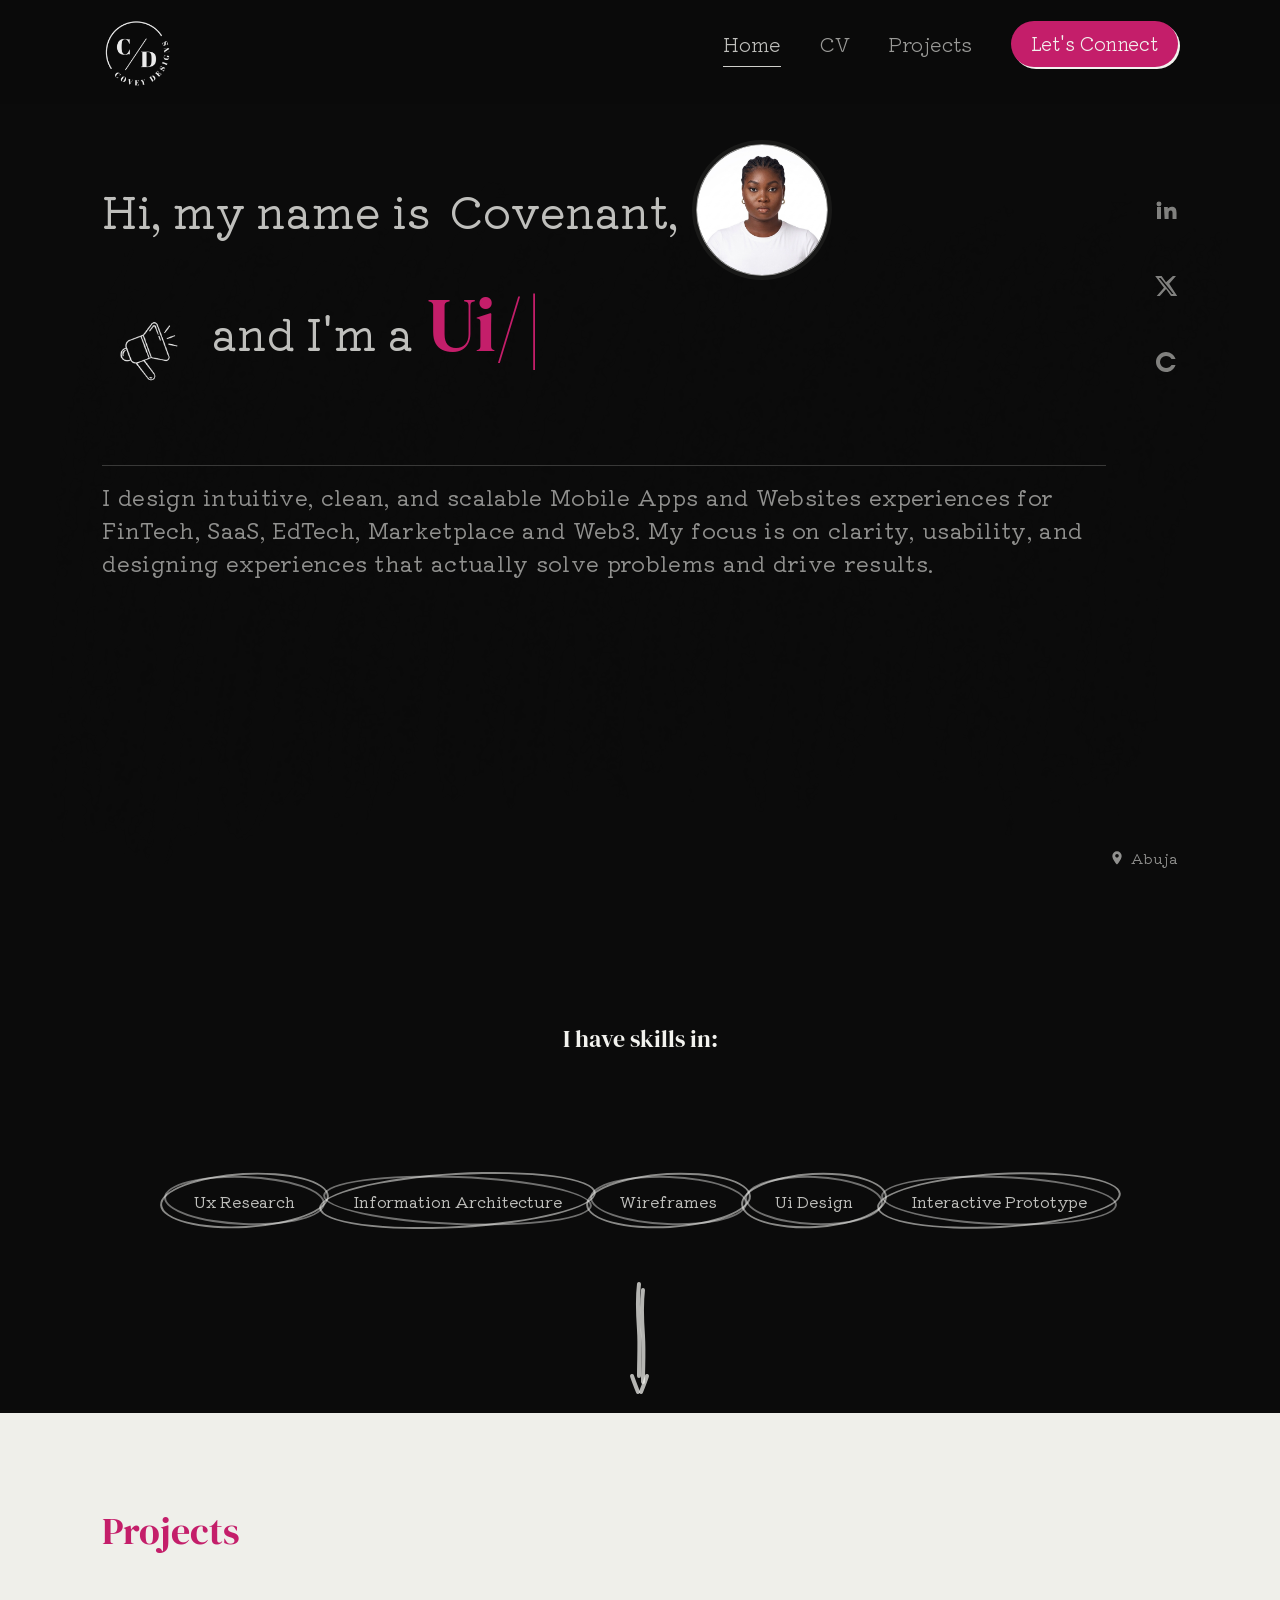
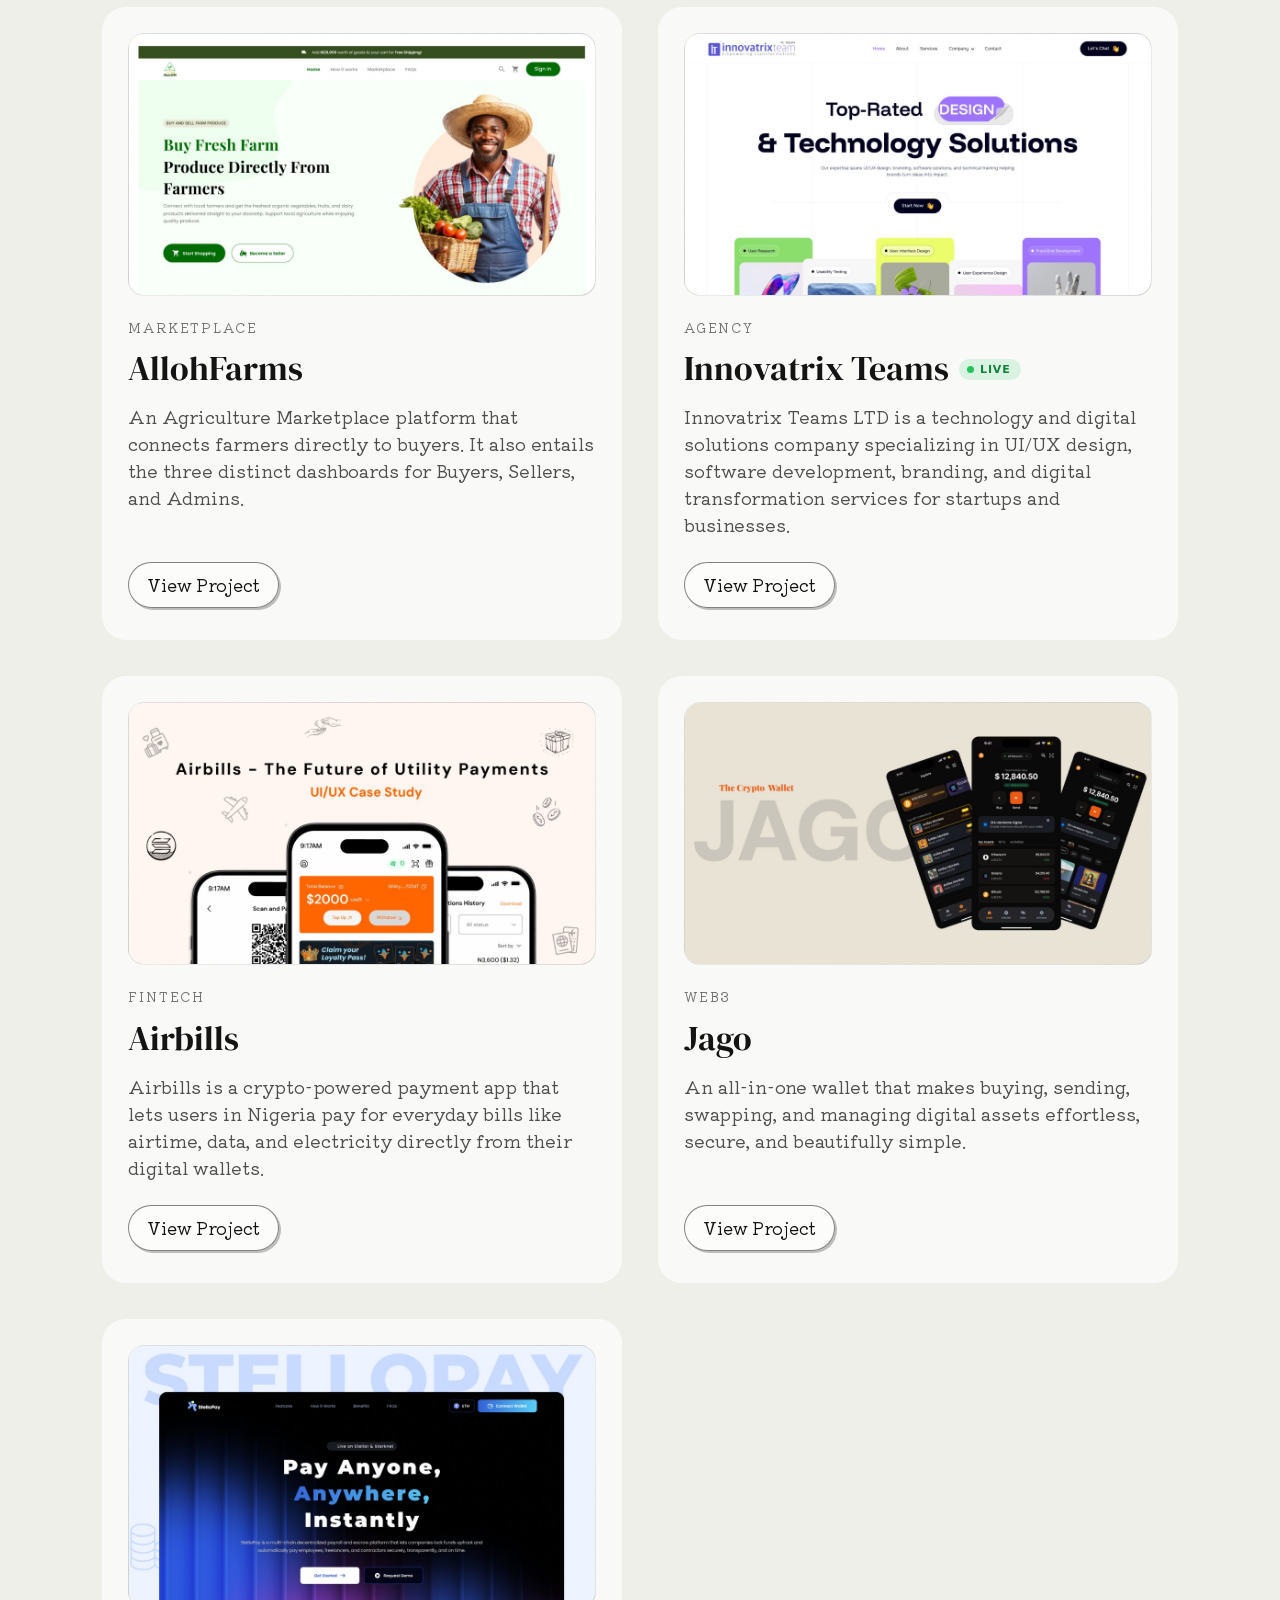
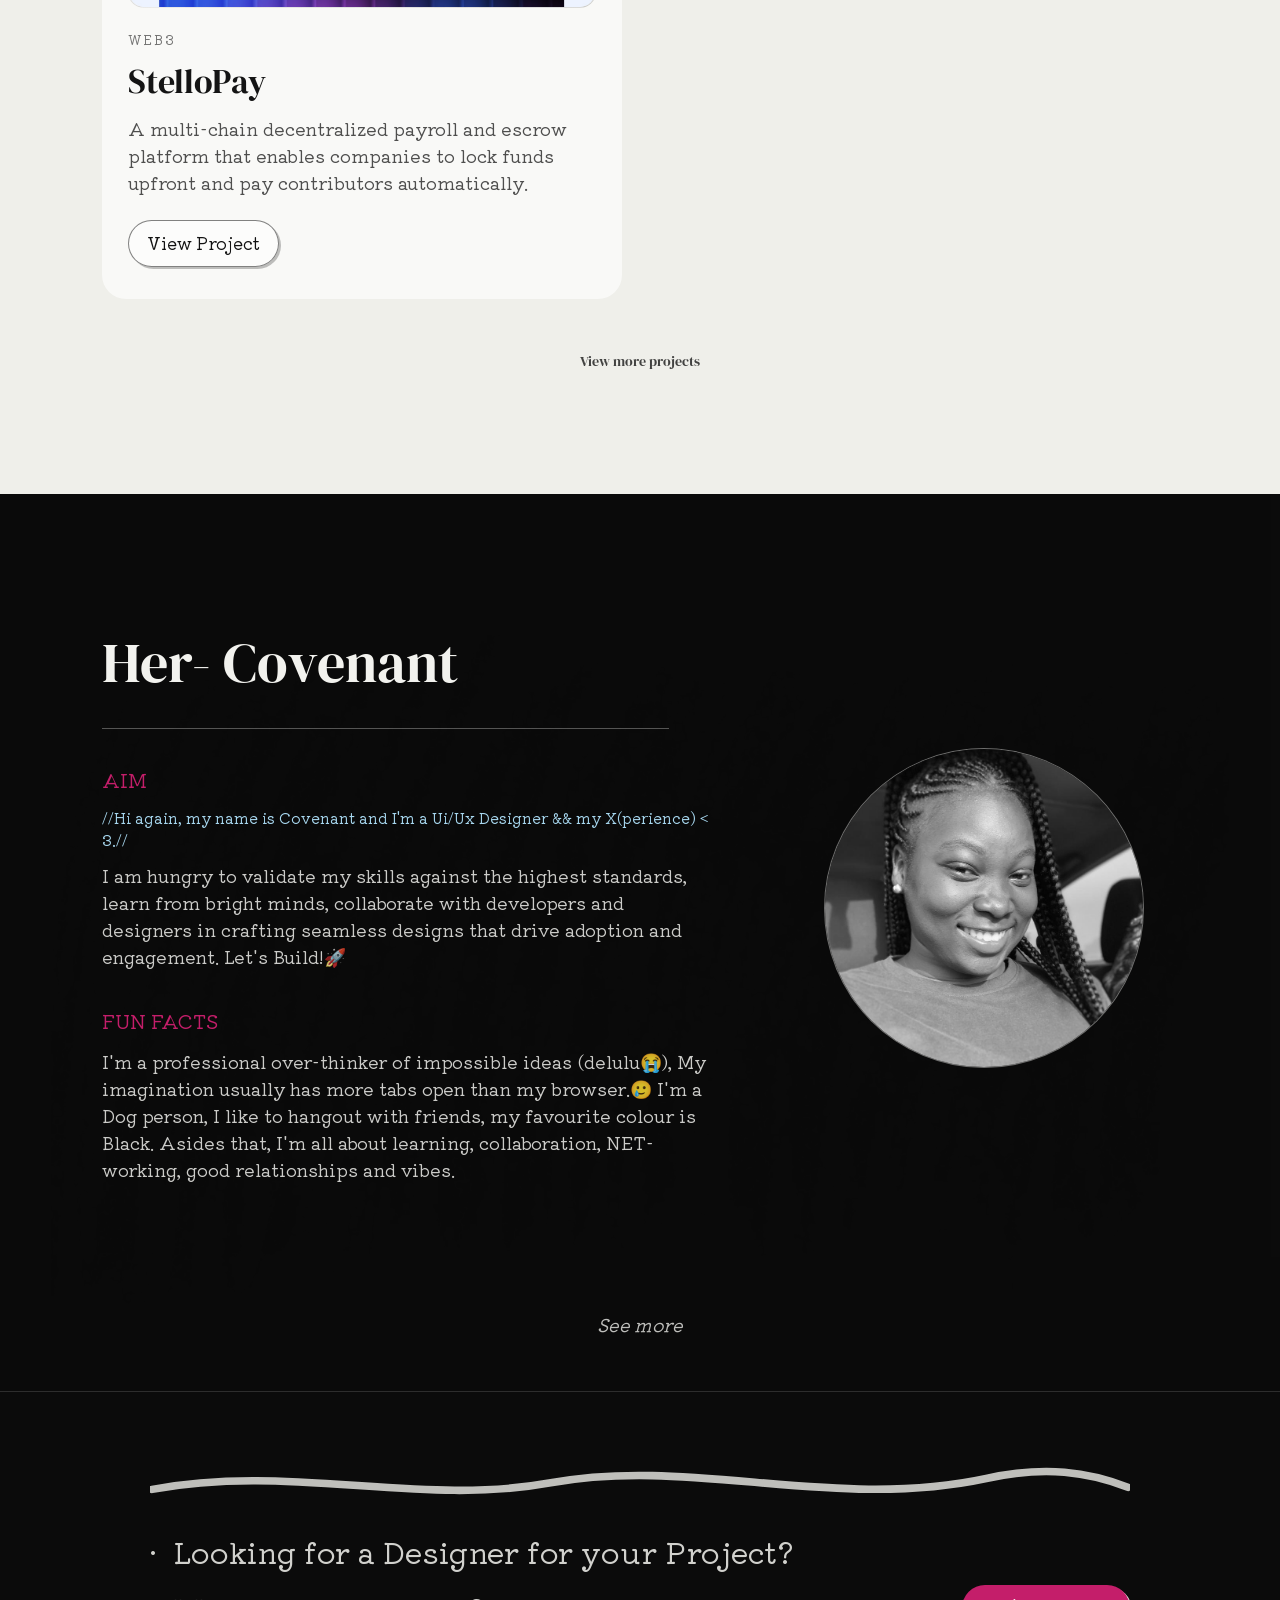
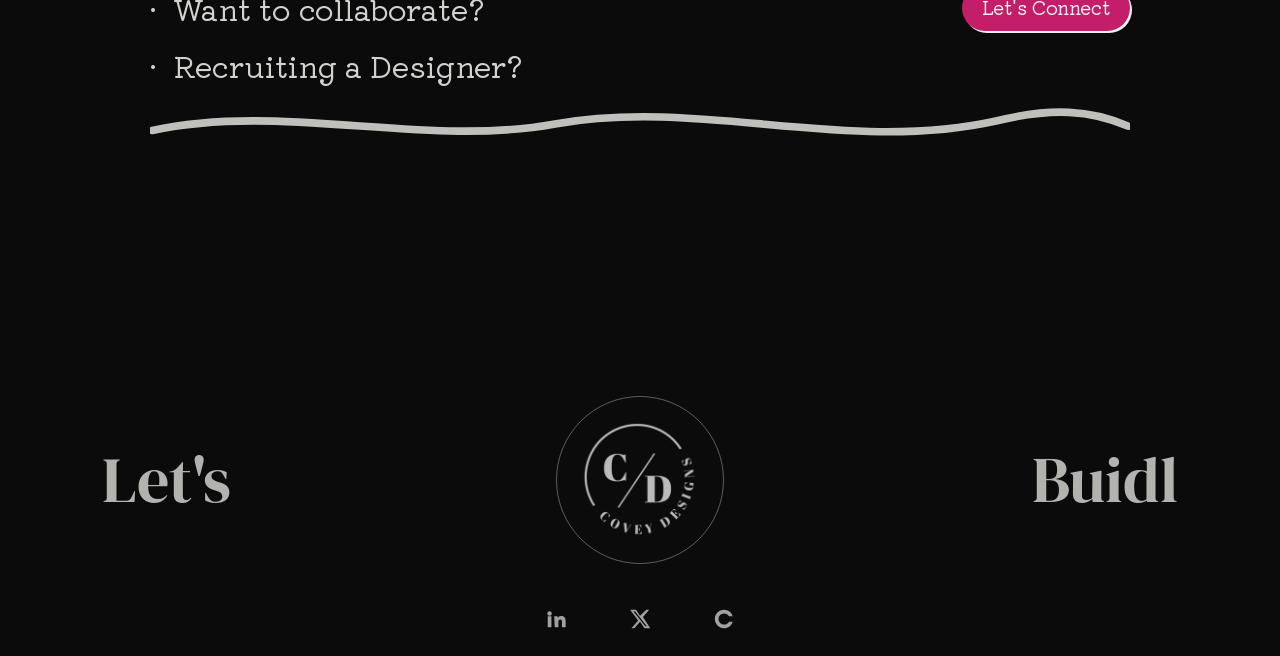
<file: index.html>
<!DOCTYPE html>
<html lang="en">
  <head>
    <meta charset="UTF-8" />
    <meta name="viewport" content="width=device-width, initial-scale=1.0, viewport-fit=cover" />
    <title>Covenant | UI/UX Designer</title>
    <link rel="icon" href="./assets/favicon-32x32.png" type="image/png" sizes="32x32" />
    <link rel="icon" href="./assets/favicon-16x16.png" type="image/png" sizes="16x16" />
    <link rel="apple-touch-icon" href="./assets/apple-touch-icon.png" sizes="180x180" />
    <link rel="apple-touch-icon" href="./assets/apple-touch-icon-167.png" sizes="167x167" />
    <link rel="apple-touch-icon" href="./assets/apple-touch-icon-152.png" sizes="152x152" />
    <link rel="manifest" href="./site.webmanifest" />
    <meta name="theme-color" content="#0b0b0b" />
    <meta name="mobile-web-app-capable" content="yes" />
    <meta name="apple-mobile-web-app-capable" content="yes" />
    <meta name="apple-mobile-web-app-status-bar-style" content="black-translucent" />
    <meta name="apple-mobile-web-app-title" content="Covey Designs" />
    <link rel="preconnect" href="https://fonts.googleapis.com" />
    <link rel="preconnect" href="https://fonts.gstatic.com" crossorigin />
    <link
      href="https://fonts.googleapis.com/css2?family=DM+Serif+Display:ital@0;1&family=Kiwi+Maru:wght@300;400;500&display=swap"
      rel="stylesheet"
    />
    <link rel="stylesheet" href="styles.css?v=73" />
  </head>
  <body>
    <header class="top-nav">
      <a href="#" class="logo-link" aria-label="Covey Designs Home">
        <img
          src="./assets/coveydesigns-logo.png"
          alt="Covey Designs logo"
          class="logo"
        />
      </a>

      <button
        type="button"
        class="nav-toggle"
        aria-label="Open menu"
        aria-expanded="false"
        aria-controls="primary-nav"
      >
        <span class="nav-toggle__bar"></span>
        <span class="nav-toggle__bar"></span>
        <span class="nav-toggle__bar"></span>
      </button>
    </header>

    <div class="nav-backdrop" id="nav-backdrop" aria-hidden="true"></div>

    <nav class="top-nav__links" id="primary-nav" aria-label="Primary navigation">
      <a href="#home" class="nav-link active">Home</a>
      <a
        href="https://drive.google.com/file/d/1dqTSS6XTfVIL_Q4j40OcnChuPGy27xbt/view?usp=sharing"
        class="nav-link"
        target="_blank"
        rel="noopener noreferrer"
        >CV</a
      >
      <a href="./projects.html" class="nav-link">Projects</a>
      <a href="mailto:covenantzechariah001@gmail.com" class="connect-btn">Let's Connect</a>
    </nav>

    <section class="hero" id="home">
      <div class="hero__container">
        <main class="hero__content">
          <p class="intro-line">
            <span class="intro-line__lead">Hi, my name is</span>
            <span class="intro-line__name">Covenant,</span>
            <span class="avatar-chip-wrap">
              <span class="avatar-chip-flip" id="avatar-flip">
                <img
                  src="./assets/avatar-covenant.jpeg"
                  alt="Covenant portrait"
                  class="avatar-chip avatar-chip--front"
                />
                <img
                  src="./assets/avatar-covenant-alt.jpeg"
                  alt=""
                  class="avatar-chip avatar-chip--back"
                  aria-hidden="true"
                />
              </span>
            </span>
          </p>

          <div class="headline-wrap">
            <div class="chalk-speaker" aria-hidden="true">
              <img src="./assets/speaker.png" alt="" />
            </div>

            <div class="headline-block">
              <div class="headline-line">
                <p class="subline">and I'm a</p>
                <h1>
                  <span class="typewriter-text" id="typewriter-role" aria-live="polite">Ui/Ux Designer</span><span class="typewriter-cursor" aria-hidden="true">|</span>
                </h1>
              </div>
              <div class="arrow-line" aria-hidden="true">
                <span></span>
              </div>
            </div>
          </div>

          <div class="body-copy-wrap">
            <div class="body-copy-header">
              <div class="body-copy-line" aria-hidden="true"></div>
              <a href="mailto:covenantzechariah001@gmail.com" class="connect-btn hero__connect-btn">Let's Connect</a>
            </div>
            <p class="body-copy">
              I design intuitive, clean, and scalable Mobile Apps and Websites
              experiences for FinTech, SaaS, EdTech, Marketplace and Web3. My
              focus is on clarity, usability, and designing experiences that
              actually solve problems and drive results.
            </p>
          </div>
        </main>

        <div class="hero__bottom">
          <aside class="social-rail" aria-label="Social links">
            <a
              href="https://www.linkedin.com/in/covenant-zechariah-coveydesigns/"
              target="_blank"
              rel="noopener noreferrer"
              aria-label="LinkedIn"
            >
              <svg viewBox="0 0 24 24" role="presentation">
                <path
                  d="M4.98 3.5a2.48 2.48 0 1 0 0 4.96 2.48 2.48 0 0 0 0-4.96ZM3 9h4v12H3zM10 9h3.8v1.7h.1c.53-1 1.84-2.07 3.8-2.07 4.07 0 4.82 2.68 4.82 6.16V21h-4v-5.46c0-1.3-.03-2.97-1.81-2.97-1.82 0-2.1 1.42-2.1 2.88V21h-4z"
                />
              </svg>
            </a>
            <a
              href="https://x.com/covey_designs_?s=21"
              target="_blank"
              rel="noopener noreferrer"
              aria-label="X"
            >
              <svg viewBox="0 0 24 24" role="presentation">
                <path d="M18.9 2H22l-6.77 7.74L23.2 22h-6.25l-4.9-7.05L5.8 22H2.7l7.24-8.28L1.2 2h6.4l4.42 6.37L18.9 2Zm-1.1 18h1.73L6.67 3.9H4.8L17.8 20Z" />
              </svg>
            </a>
            <a
              href="https://contra.com/covenant_f2dl8ook?referralExperimentNid=DEFAULT_REFERRAL_PROGRAM&referrerUsername=covenant_f2dl8ook"
              target="_blank"
              rel="noopener noreferrer"
              aria-label="Contra"
            >
              <svg viewBox="0 0 24 24" role="presentation">
                <path d="M12 2C6.5 2 2 6.5 2 12s4.5 10 10 10c4.5 0 8.3-3 9.5-7.1h-4c-1 1.8-3 3.1-5.5 3.1A6 6 0 0 1 6 12a6 6 0 0 1 6-6c2.5 0 4.5 1.3 5.5 3.1h4C20.3 5 16.5 2 12 2Z" />
              </svg>
            </a>
          </aside>

          <div class="location-tag" aria-label="Location">
            <svg viewBox="0 0 24 24" role="presentation">
              <path
                d="M12 2a7 7 0 0 0-7 7c0 5.1 6.3 12.2 6.6 12.5.2.2.5.2.8 0 .3-.3 6.6-7.4 6.6-12.5a7 7 0 0 0-7-7Zm0 9.5A2.5 2.5 0 1 1 12 6a2.5 2.5 0 0 1 0 5.5Z"
              />
            </svg>
            <span>Abuja</span>
          </div>
        </div>
      </div>
    </section>

    <section class="skills-section" id="skills">
      <div class="skills-shell">
        <h2>I have skills in:</h2>

        <div class="skills-row">
          <p class="skill-pill">Ux Research</p>
          <p class="skill-pill">Information Architecture</p>
          <p class="skill-pill">Wireframes</p>
          <p class="skill-pill">Ui Design</p>
          <p class="skill-pill">Interactive Prototype</p>
        </div>

        <div class="skills-arrow-tail" aria-hidden="true">
          <svg viewBox="0 0 42 130" role="presentation">
            <path d="M20 6 C18 22, 19 38, 20 52 C21 66, 20 82, 20 98" />
            <path d="M24 12 C22 28, 23 44, 24 58 C25 74, 24 88, 24 104" />
            <path d="M13 98 C15 104, 17 109, 19 114" />
            <path d="M28 98 C26 104, 24 109, 22 114" />
          </svg>
        </div>
      </div>
    </section>

    <section class="projects-section" id="projects">
      <div class="projects-shell">
        <p class="projects-kicker">Projects</p>

        <div class="projects-grid">
          <article class="project-card">
            <div class="project-thumb">
              <img
                src="./assets/allohfarms-cover.png"
                alt="AllohFarms agriculture marketplace"
              />
            </div>
            <p class="project-tag">Marketplace</p>
            <h3>AllohFarms</h3>
            <p class="project-copy">
              An Agriculture Marketplace platform that connects farmers directly
              to buyers. It also entails the three distinct dashboards for
              Buyers, Sellers, and Admins.
            </p>
            <a href="case-studies/allohfarms.html" class="project-btn">View Project</a>
          </article>

          <article class="project-card">
            <div class="project-thumb">
              <img
                src="./assets/innovatrix-cover.png"
                alt="Innovatrix Teams agency website"
              />
            </div>
            <p class="project-tag">Agency</p>
            <h3>
              Innovatrix Teams
              <span class="project-live" aria-label="Live">
                <span class="project-live__dot" aria-hidden="true"></span>
                Live
              </span>
            </h3>
            <p class="project-copy">
              Innovatrix Teams LTD is a technology and digital solutions company specializing in
              UI/UX design, software development, branding, and digital transformation services
              for startups and businesses.
            </p>
            <a href="case-studies/innovatrix.html" class="project-btn">View Project</a>
          </article>

          <article class="project-card">
            <div class="project-thumb">
              <img
                src="./assets/airbills-cover.png"
                alt="Airbills – The Future of Utility Payments"
              />
            </div>
            <p class="project-tag">FinTech</p>
            <h3>Airbills</h3>
            <p class="project-copy">
              Airbills is a crypto-powered payment app that lets users in Nigeria
              pay for everyday bills like airtime, data, and electricity directly
              from their digital wallets.
            </p>
            <a href="case-studies/airbills.html" class="project-btn">View Project</a>
          </article>

          <article class="project-card">
            <div class="project-thumb">
              <img
                src="./assets/jago-cover.png"
                alt="Jago – The Crypto Wallet"
              />
            </div>
            <p class="project-tag">Web3</p>
            <h3>Jago</h3>
            <p class="project-copy">
              An all-in-one wallet that makes buying, sending, swapping, and
              managing digital assets effortless, secure, and beautifully simple.
            </p>
            <a href="case-studies/jago.html" class="project-btn">View Project</a>
          </article>

          <article class="project-card">
            <div class="project-thumb">
              <img
                src="./assets/stellopay-cover.png"
                alt="StelloPay decentralized payroll platform"
              />
            </div>
            <p class="project-tag">Web3</p>
            <h3>StelloPay</h3>
            <p class="project-copy">
              A multi-chain decentralized payroll and escrow platform that
              enables companies to lock funds upfront and pay contributors
              automatically.
            </p>
            <a href="case-studies/stellopay.html" class="project-btn">View Project</a>
          </article>
        </div>

        <div class="projects-more-wrap">
          <a href="./projects.html" class="projects-more-link" id="view-more-projects">View more projects</a>
        </div>
      </div>
    </section>

    <section class="about-section" id="about">
      <div class="about-shell">
        <div class="about-left">
          <h2>Her- Covenant</h2>
          <div class="about-divider" aria-hidden="true"></div>

          <p class="about-label">AIM</p>
          <p class="about-lead">
            //Hi again, my name is Covenant and I'm a Ui/Ux Designer
            &amp;&amp; my X(perience) &lt; 3.//
          </p>
          <p class="about-copy">
            I am hungry to validate my skills against the highest standards,
            learn from bright minds, collaborate with developers and designers
            in crafting seamless designs that drive adoption and engagement.
            Let's Build!🚀
          </p>

          <p class="about-label">FUN FACTS</p>
          <p class="about-copy">
            I'm a professional over-thinker of impossible ideas (delulu😭), My
            imagination usually has more tabs open than my browser.🥲 I'm a Dog
            person, I like to hangout with friends, my favourite colour is Black. Asides that, I'm all about
            learning, collaboration, NET-working, good relationships and vibes.
          </p>
        </div>

        <div class="about-right">
          <div class="about-avatar-wrap">
            <img
              src="./assets/about-avatar.jpeg"
              alt="About Covenant portrait"
              class="about-avatar"
            />
          </div>
        </div>
      </div>

      <div class="about-see-more-wrap">
        <a href="./about.html" class="about-see-more">See more</a>
      </div>
    </section>

    <footer class="home-footer" id="contact">
      <div class="home-footer__shell">
        <div class="footer-cta-box">
          <svg class="footer-chalk-line top" viewBox="0 0 900 70" aria-hidden="true">
            <path
              d="M2 38 C128 14, 248 54, 368 32 C498 8, 628 58, 768 28 C822 16, 862 22, 898 36"
            />
          </svg>

          <div class="footer-cta-content">
            <div class="footer-cta-copy">
              <p>·&nbsp; Looking for a Designer for your Project?</p>
              <p>·&nbsp; Want to collaborate?</p>
              <p>·&nbsp; Recruiting a Designer?</p>
            </div>

            <div class="footer-cta-action">
              <a href="mailto:covenantzechariah001@gmail.com" class="footer-connect-btn">Let's Connect</a>
            </div>
          </div>

          <svg class="footer-chalk-line bottom" viewBox="0 0 900 70" aria-hidden="true">
            <path
              d="M2 39 C122 13, 252 55, 372 33 C508 9, 638 61, 778 30 C828 18, 864 20, 898 35"
            />
          </svg>
        </div>

        <div class="footer-brand-row">
          <p class="footer-brand-left">Let's</p>
          <div class="footer-brand-mark">
            <img src="./assets/coveydesigns-logo.png" alt="Covey Designs mark" />
          </div>
          <p class="footer-brand-right">Buidl</p>
        </div>

        <div class="footer-socials" aria-label="Footer social links">
          <a
            href="https://www.linkedin.com/in/covenant-zechariah-coveydesigns/"
            target="_blank"
            rel="noopener noreferrer"
            aria-label="LinkedIn"
          >
            <svg viewBox="0 0 24 24" role="presentation">
              <path
                d="M4.98 3.5a2.48 2.48 0 1 0 0 4.96 2.48 2.48 0 0 0 0-4.96ZM3 9h4v12H3zM10 9h3.8v1.7h.1c.53-1 1.84-2.07 3.8-2.07 4.07 0 4.82 2.68 4.82 6.16V21h-4v-5.46c0-1.3-.03-2.97-1.81-2.97-1.82 0-2.1 1.42-2.1 2.88V21h-4z"
              />
            </svg>
          </a>
          <a
            href="https://x.com/covey_designs_?s=21"
            target="_blank"
            rel="noopener noreferrer"
            aria-label="X"
          >
            <svg viewBox="0 0 24 24" role="presentation">
              <path d="M18.9 2H22l-6.77 7.74L23.2 22h-6.25l-4.9-7.05L5.8 22H2.7l7.24-8.28L1.2 2h6.4l4.42 6.37L18.9 2Zm-1.1 18h1.73L6.67 3.9H4.8L17.8 20Z" />
            </svg>
          </a>
          <a
            href="https://contra.com/covenant_f2dl8ook?referralExperimentNid=DEFAULT_REFERRAL_PROGRAM&referrerUsername=covenant_f2dl8ook"
            target="_blank"
            rel="noopener noreferrer"
            aria-label="Contra"
          >
            <svg viewBox="0 0 24 24" role="presentation">
              <path d="M12 2C6.5 2 2 6.5 2 12s4.5 10 10 10c4.5 0 8.3-3 9.5-7.1h-4c-1 1.8-3 3.1-5.5 3.1A6 6 0 0 1 6 12a6 6 0 0 1 6-6c2.5 0 4.5 1.3 5.5 3.1h4C20.3 5 16.5 2 12 2Z" />
            </svg>
          </a>
        </div>
      </div>
    </footer>

    <script>
      (function () {
        var flip = document.getElementById("avatar-flip");
        if (!flip || window.matchMedia("(prefers-reduced-motion: reduce)").matches) return;

        setInterval(function () {
          flip.classList.toggle("is-flipped");
        }, 8000);
      })();

      (function () {
        var roleEl = document.getElementById("typewriter-role");
        if (!roleEl) return;

        var roles = ["Ui/Ux Designer", "Code-Bender", "Vibe Coder", "Creative"];
        var roleIndex = 0;
        var charIndex = roles[0].length;
        var isDeleting = false;
        var isPaused = false;
        var typeSpeed = 78;
        var deleteSpeed = 42;
        var pauseMs = 3000;

        function tick() {
          if (isPaused) return;

          var current = roles[roleIndex];

          if (!isDeleting) {
            if (charIndex < current.length) {
              charIndex += 1;
              roleEl.textContent = current.slice(0, charIndex);
              setTimeout(tick, typeSpeed);
              return;
            }

            isPaused = true;
            setTimeout(function () {
              isPaused = false;
              isDeleting = true;
              tick();
            }, pauseMs);
            return;
          }

          if (charIndex > 0) {
            charIndex -= 1;
            roleEl.textContent = current.slice(0, charIndex);
            setTimeout(tick, deleteSpeed);
            return;
          }

          isDeleting = false;
          roleIndex = (roleIndex + 1) % roles.length;
          setTimeout(tick, typeSpeed);
        }

        roleEl.textContent = roles[0];
        charIndex = roles[0].length;
        isPaused = true;
        setTimeout(function () {
          isPaused = false;
          isDeleting = true;
          tick();
        }, pauseMs);
      })();

      const navLinks = document.querySelectorAll(".nav-link");
      navLinks.forEach((link) => {
        link.addEventListener("click", (event) => {
          const href = link.getAttribute("href");
          if (href && href.startsWith("#") && href.length > 1) {
            const target = document.querySelector(href);
            if (target) {
              event.preventDefault();
              target.scrollIntoView({ behavior: "smooth", block: "start" });
            }
          }

          navLinks.forEach((item) => item.classList.remove("active"));
          link.classList.add("active");
        });
      });

      const skillsSection = document.querySelector(".skills-section");
      if (skillsSection) {
        let scrollDropPlayed = false;

        function playSkillsDrop() {
          skillsSection.classList.remove("is-active");
          skillsSection.querySelectorAll(".skill-pill").forEach((pill) => {
            pill.style.animation = "none";
          });
          void skillsSection.offsetWidth;
          skillsSection.querySelectorAll(".skill-pill").forEach((pill) => {
            pill.style.animation = "";
          });
          skillsSection.classList.add("is-active");
        }

        function isNearSkillsSection() {
          const rect = skillsSection.getBoundingClientRect();
          const viewportHeight = window.innerHeight;
          return rect.top < viewportHeight * 0.82 && rect.bottom > viewportHeight * 0.12;
        }

        skillsSection.addEventListener("mouseenter", playSkillsDrop);

        const skillsObserver = new IntersectionObserver(
          (entries) => {
            entries.forEach((entry) => {
              if (!entry.isIntersecting || scrollDropPlayed) {
                return;
              }

              const scrollingDown =
                window.scrollY > 0 && entry.boundingClientRect.top > 0;

              if (scrollingDown || isNearSkillsSection()) {
                playSkillsDrop();
                scrollDropPlayed = true;
              }
            });
          },
          {
            rootMargin: "120px 0px -8% 0px",
            threshold: 0.12,
          }
        );

        skillsObserver.observe(skillsSection);

        if (isNearSkillsSection()) {
          playSkillsDrop();
          scrollDropPlayed = true;
        }
      }

      const projectsSection = document.querySelector(".projects-section");
      if (projectsSection) {
        const projectsObserver = new IntersectionObserver(
          (entries) => {
            entries.forEach((entry) => {
              if (entry.isIntersecting) {
                entry.target.classList.add("is-visible");
                projectsObserver.unobserve(entry.target);
              }
            });
          },
          { threshold: 0.12, rootMargin: "0px 0px -6% 0px" }
        );
        projectsObserver.observe(projectsSection);
      }

      /* Ensure View more projects navigates on mobile */
      var viewMore = document.getElementById("view-more-projects");
      if (viewMore) {
        viewMore.addEventListener("click", function (e) {
          e.preventDefault();
          e.stopPropagation();
          window.location.assign(viewMore.getAttribute("href") || "./projects.html");
        });
      }

      (function () {
        var toggle = document.querySelector(".nav-toggle");
        var nav = document.getElementById("primary-nav");
        var backdrop = document.getElementById("nav-backdrop");
        if (!toggle || !nav) return;

        function closeMenu() {
          toggle.setAttribute("aria-expanded", "false");
          toggle.setAttribute("aria-label", "Open menu");
          nav.classList.remove("is-open");
          if (backdrop) {
            backdrop.classList.remove("is-visible");
            backdrop.setAttribute("aria-hidden", "true");
          }
          document.body.style.overflow = "";
        }

        function openMenu() {
          toggle.setAttribute("aria-expanded", "true");
          toggle.setAttribute("aria-label", "Close menu");
          nav.classList.add("is-open");
          if (backdrop) {
            backdrop.classList.add("is-visible");
            backdrop.setAttribute("aria-hidden", "false");
          }
          document.body.style.overflow = "hidden";
        }

        toggle.addEventListener("click", function () {
          if (nav.classList.contains("is-open")) closeMenu();
          else openMenu();
        });

        if (backdrop) backdrop.addEventListener("click", closeMenu);

        nav.querySelectorAll("a").forEach(function (link) {
          link.addEventListener("click", closeMenu);
        });
      })();
    </script>
      <script src="./connect-choice.js"></script>
  </body>
</html>
</file>
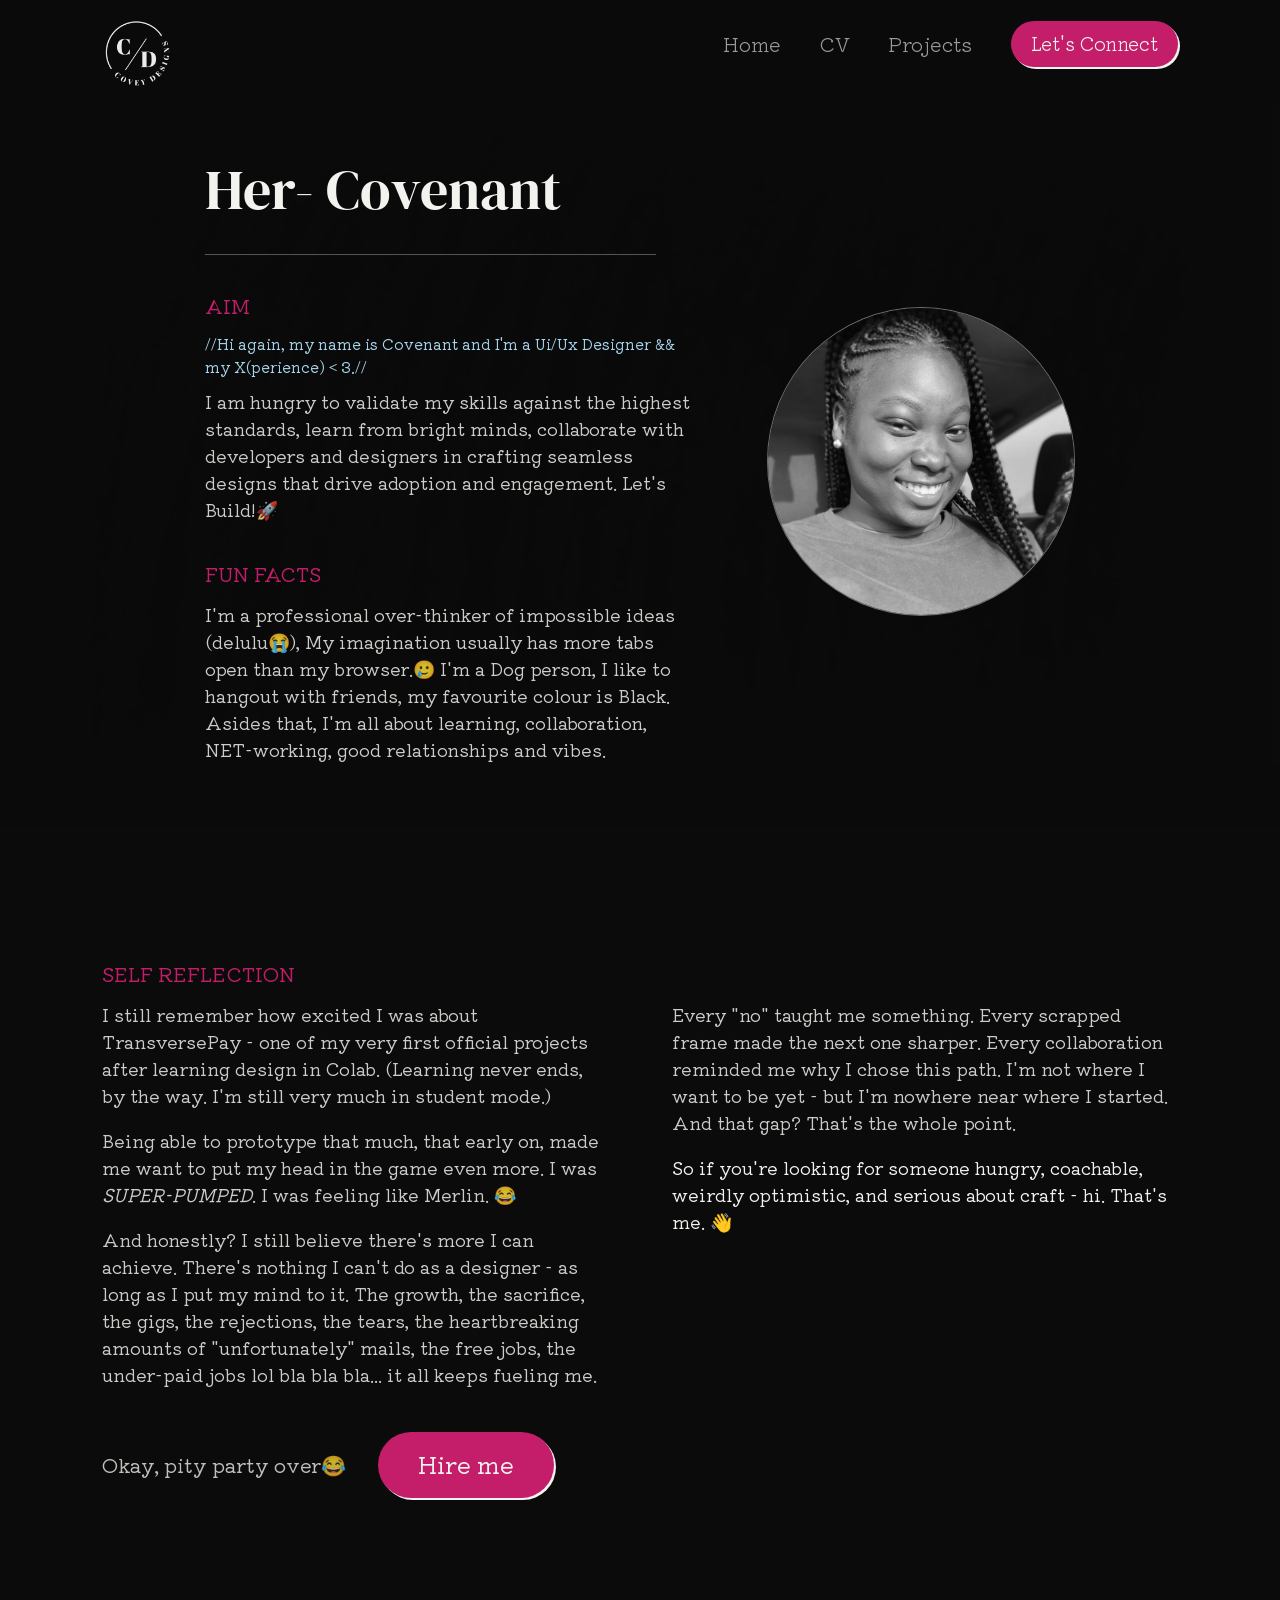
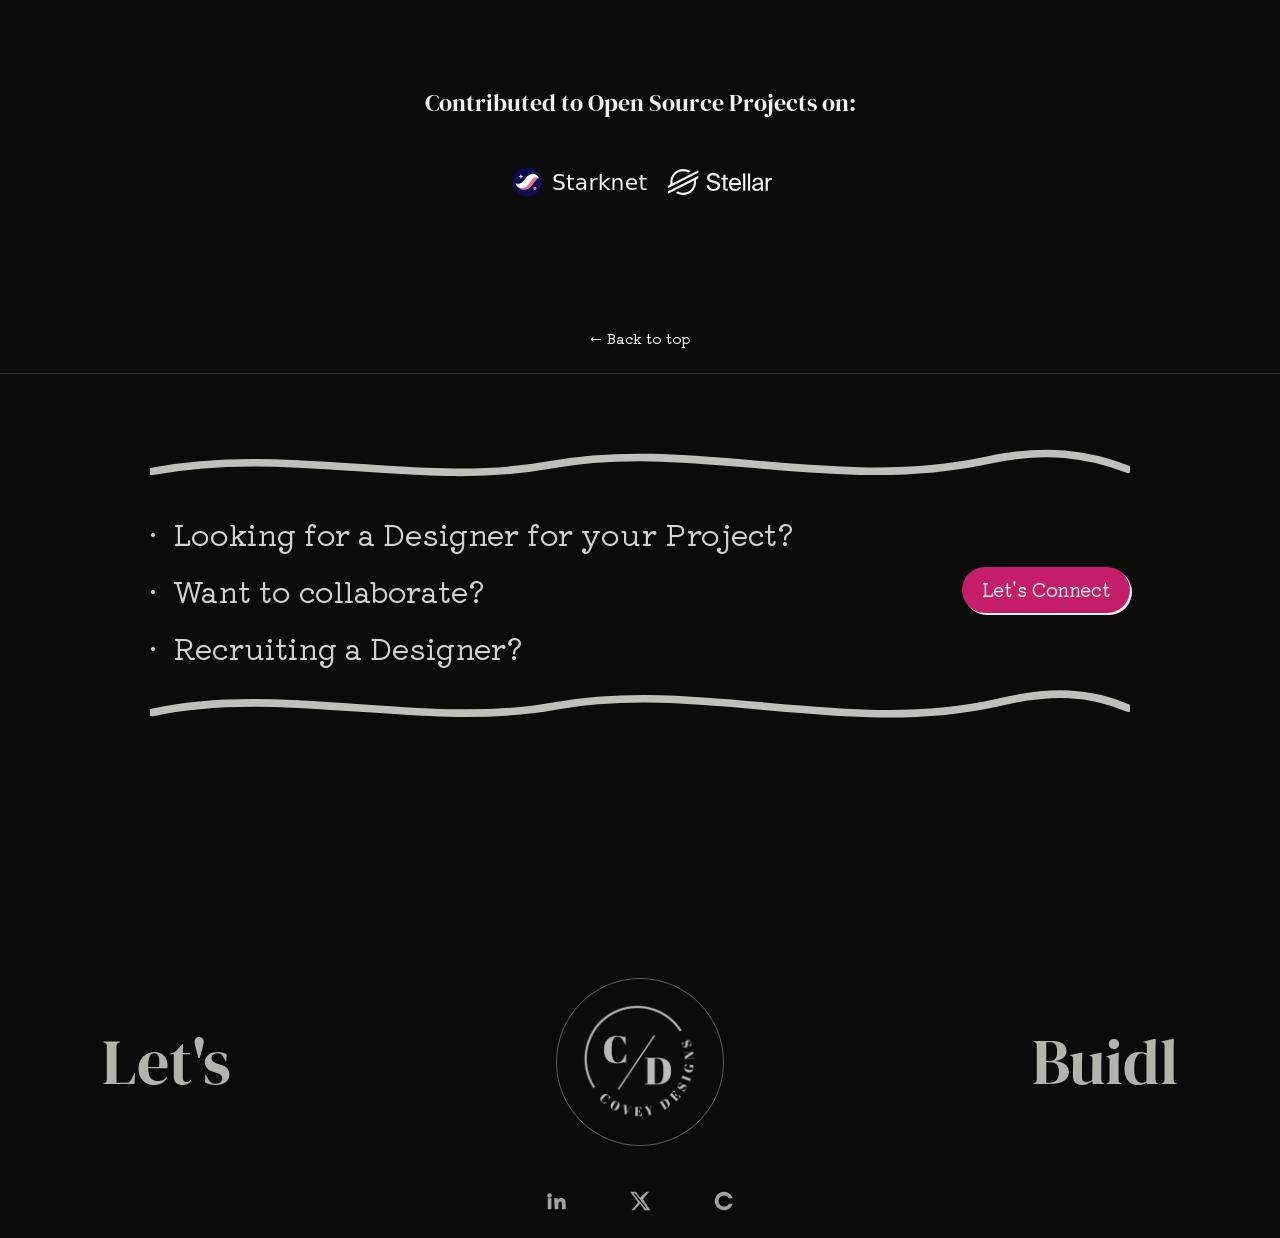
<file: about.html>
<!DOCTYPE html>
<html lang="en">
  <head>
    <meta charset="UTF-8" />
    <meta name="viewport" content="width=device-width, initial-scale=1.0, viewport-fit=cover" />
    <title>About Covenant | Covey Designs</title>
    <link rel="icon" href="./assets/favicon-32x32.png" type="image/png" sizes="32x32" />
    <link rel="icon" href="./assets/favicon-16x16.png" type="image/png" sizes="16x16" />
    <link rel="apple-touch-icon" href="./assets/apple-touch-icon.png" sizes="180x180" />
    <link rel="apple-touch-icon" href="./assets/apple-touch-icon-167.png" sizes="167x167" />
    <link rel="apple-touch-icon" href="./assets/apple-touch-icon-152.png" sizes="152x152" />
    <link rel="manifest" href="./site.webmanifest" />
    <meta name="theme-color" content="#0b0b0b" />
    <meta name="mobile-web-app-capable" content="yes" />
    <meta name="apple-mobile-web-app-capable" content="yes" />
    <meta name="apple-mobile-web-app-status-bar-style" content="black-translucent" />
    <meta name="apple-mobile-web-app-title" content="Covey Designs" />
    <link rel="preconnect" href="https://fonts.googleapis.com" />
    <link rel="preconnect" href="https://fonts.gstatic.com" crossorigin />
    <link
      href="https://fonts.googleapis.com/css2?family=DM+Serif+Display:ital@0;1&family=Kiwi+Maru:wght@300;400;500&display=swap"
      rel="stylesheet"
    />
    <link rel="stylesheet" href="styles.css?v=73" />
  </head>
  <body class="about-page">
    <header class="top-nav">
      <a href="index.html" class="logo-link" aria-label="Covey Designs Home">
        <img src="./assets/coveydesigns-logo.png" alt="Covey Designs logo" class="logo" />
      </a>
      <button
        type="button"
        class="nav-toggle"
        aria-label="Open menu"
        aria-expanded="false"
        aria-controls="primary-nav"
      >
        <span class="nav-toggle__bar"></span>
        <span class="nav-toggle__bar"></span>
        <span class="nav-toggle__bar"></span>
      </button>
    </header>

    <div class="nav-backdrop" id="nav-backdrop" aria-hidden="true"></div>

    <nav class="top-nav__links" id="primary-nav" aria-label="Primary navigation">
      <a href="index.html#home" class="nav-link">Home</a>
      <a
        href="https://drive.google.com/file/d/1dqTSS6XTfVIL_Q4j40OcnChuPGy27xbt/view?usp=sharing"
        class="nav-link"
        target="_blank"
        rel="noopener noreferrer"
        >CV</a
      >
      <a href="projects.html" class="nav-link">Projects</a>
      <a href="mailto:covenantzechariah001@gmail.com" class="connect-btn">Let's Connect</a>
    </nav>

    <section class="about-page-intro" id="about-top">
      <div class="about-page-intro__shell">
        <div class="about-shell about-shell--page">
          <div class="about-left">
            <h2>Her- Covenant</h2>
            <div class="about-divider" aria-hidden="true"></div>

            <p class="about-label">AIM</p>
            <p class="about-lead">
              //Hi again, my name is Covenant and I'm a Ui/Ux Designer
              &amp;&amp; my X(perience) &lt; 3.//
            </p>
            <p class="about-copy">
              I am hungry to validate my skills against the highest standards,
              learn from bright minds, collaborate with developers and designers
              in crafting seamless designs that drive adoption and engagement.
              Let's Build!🚀
            </p>

            <p class="about-label">FUN FACTS</p>
            <p class="about-copy">
              I'm a professional over-thinker of impossible ideas (delulu😭), My
              imagination usually has more tabs open than my browser.🥲 I'm a Dog
              person, I like to hangout with friends, my favourite colour is Black. Asides that, I'm all about
              learning, collaboration, NET-working, good relationships and vibes.
            </p>
          </div>

          <div class="about-right">
            <div class="about-avatar-wrap">
              <img
                src="./assets/about-avatar.jpeg"
                alt="About Covenant portrait"
                class="about-avatar"
              />
            </div>
          </div>
        </div>
      </div>
    </section>

    <section class="about-reflection-section" id="about-reflection">
      <div class="about-reflection-shell">
        <p class="about-label">SELF REFLECTION</p>

        <div class="about-reflection-grid">
          <p class="about-copy">
            I still remember how excited I was about TransversePay - one of my
            very first official projects after learning design in Colab. (Learning
            never ends, by the way. I'm still very much in student mode.)
          </p>
          <p class="about-copy">
            Being able to prototype that much, that early on, made me want to put my
            head in the game even more. I was <em>SUPER-PUMPED</em>. I was feeling
            like Merlin. 😂
          </p>
          <p class="about-copy">
            And honestly? I still believe there's more I can achieve. There's nothing
            I can't do as a designer - as long as I put my mind to it. The growth,
            the sacrifice, the gigs, the rejections, the tears, the heartbreaking
            amounts of "unfortunately" mails, the free jobs, the under-paid jobs lol
            bla bla bla... it all keeps fueling me.
          </p>
          <p class="about-copy">
            Every "no" taught me something. Every scrapped frame made the next one
            sharper. Every collaboration reminded me why I chose this path. I'm not
            where I want to be yet - but I'm nowhere near where I started. And that
            gap? That's the whole point.
          </p>
          <p class="about-copy about-reflection__close">
            So if you're looking for someone hungry, coachable, weirdly optimistic,
            and serious about craft - hi. That's me. 👋
          </p>
        </div>

        <div class="about-hire-row">
          <p class="about-pity-line">Okay, pity party over😂</p>
          <a href="mailto:covenantzechariah001@gmail.com?subject=Hire%20me" class="connect-btn about-hire-btn">Hire me</a>
        </div>
      </div>
    </section>

    <section class="about-oss" aria-label="Open source contributions">
      <p class="about-oss__label">Contributed to Open Source Projects on:</p>
      <div class="about-oss__logos">
        <a
          class="about-oss__logo about-oss__logo--starknet"
          href="https://www.starknet.io/"
          target="_blank"
          rel="noopener noreferrer"
          aria-label="Starknet"
        >
          <img src="./assets/about/starknet-logo.svg" alt="Starknet" width="96" height="32" loading="lazy" decoding="async" />
        </a>
        <a
          class="about-oss__logo"
          href="https://stellar.org/"
          target="_blank"
          rel="noopener noreferrer"
          aria-label="Stellar"
        >
          <img src="./assets/about/stellar-logo.svg" alt="Stellar" width="128" height="32" loading="lazy" decoding="async" />
        </a>
      </div>
    </section>

    <a
      href="#about-top"
      class="back-to-top"
      id="back-to-top"
      style="display: block; text-align: center; padding: 24px; color: inherit"
      >← Back to top</a
    >

    <footer class="home-footer" id="contact">
      <div class="home-footer__shell">
        <div class="footer-cta-box">
          <svg class="footer-chalk-line top" viewBox="0 0 900 70" aria-hidden="true">
            <path
              d="M2 38 C128 14, 248 54, 368 32 C498 8, 628 58, 768 28 C822 16, 862 22, 898 36"
            />
          </svg>

          <div class="footer-cta-content">
            <div class="footer-cta-copy">
              <p>·&nbsp; Looking for a Designer for your Project?</p>
              <p>·&nbsp; Want to collaborate?</p>
              <p>·&nbsp; Recruiting a Designer?</p>
            </div>

            <div class="footer-cta-action">
              <a href="mailto:covenantzechariah001@gmail.com" class="footer-connect-btn">Let's Connect</a>
            </div>
          </div>

          <svg class="footer-chalk-line bottom" viewBox="0 0 900 70" aria-hidden="true">
            <path
              d="M2 39 C122 13, 252 55, 372 33 C508 9, 638 61, 778 30 C828 18, 864 20, 898 35"
            />
          </svg>
        </div>

        <div class="footer-brand-row">
          <p class="footer-brand-left">Let's</p>
          <div class="footer-brand-mark">
            <img src="./assets/coveydesigns-logo.png" alt="Covey Designs mark" />
          </div>
          <p class="footer-brand-right">Buidl</p>
        </div>

        <div class="footer-socials" aria-label="Footer social links">
          <a
            href="https://www.linkedin.com/in/covenant-zechariah-coveydesigns/"
            target="_blank"
            rel="noopener noreferrer"
            aria-label="LinkedIn"
          >
            <svg viewBox="0 0 24 24" role="presentation">
              <path
                d="M4.98 3.5a2.48 2.48 0 1 0 0 4.96 2.48 2.48 0 0 0 0-4.96ZM3 9h4v12H3zM10 9h3.8v1.7h.1c.53-1 1.84-2.07 3.8-2.07 4.07 0 4.82 2.68 4.82 6.16V21h-4v-5.46c0-1.3-.03-2.97-1.81-2.97-1.82 0-2.1 1.42-2.1 2.88V21h-4z"
              />
            </svg>
          </a>
          <a
            href="https://x.com/covey_designs_?s=21"
            target="_blank"
            rel="noopener noreferrer"
            aria-label="X"
          >
            <svg viewBox="0 0 24 24" role="presentation">
              <path d="M18.9 2H22l-6.77 7.74L23.2 22h-6.25l-4.9-7.05L5.8 22H2.7l7.24-8.28L1.2 2h6.4l4.42 6.37L18.9 2Zm-1.1 18h1.73L6.67 3.9H4.8L17.8 20Z" />
            </svg>
          </a>
          <a
            href="https://contra.com/covenant_f2dl8ook?referralExperimentNid=DEFAULT_REFERRAL_PROGRAM&referrerUsername=covenant_f2dl8ook"
            target="_blank"
            rel="noopener noreferrer"
            aria-label="Contra"
          >
            <svg viewBox="0 0 24 24" role="presentation">
              <path d="M12 2C6.5 2 2 6.5 2 12s4.5 10 10 10c4.5 0 8.3-3 9.5-7.1h-4c-1 1.8-3 3.1-5.5 3.1A6 6 0 0 1 6 12a6 6 0 0 1 6-6c2.5 0 4.5 1.3 5.5 3.1h4C20.3 5 16.5 2 12 2Z" />
            </svg>
          </a>
        </div>
      </div>
    </footer>

    <script>
      (function () {
        var topBtn = document.getElementById("back-to-top");
        if (topBtn) {
          topBtn.addEventListener("click", function (e) {
            e.preventDefault();
            window.scrollTo({ top: 0, behavior: "smooth" });
          });
        }
      })();

      (function () {
        var toggle = document.querySelector(".nav-toggle");
        var nav = document.getElementById("primary-nav");
        var backdrop = document.getElementById("nav-backdrop");
        if (!toggle || !nav) return;

        function closeMenu() {
          toggle.setAttribute("aria-expanded", "false");
          toggle.setAttribute("aria-label", "Open menu");
          nav.classList.remove("is-open");
          if (backdrop) {
            backdrop.classList.remove("is-visible");
            backdrop.setAttribute("aria-hidden", "true");
          }
          document.body.style.overflow = "";
        }

        function openMenu() {
          toggle.setAttribute("aria-expanded", "true");
          toggle.setAttribute("aria-label", "Close menu");
          nav.classList.add("is-open");
          if (backdrop) {
            backdrop.classList.add("is-visible");
            backdrop.setAttribute("aria-hidden", "false");
          }
          document.body.style.overflow = "hidden";
        }

        toggle.addEventListener("click", function () {
          if (nav.classList.contains("is-open")) closeMenu();
          else openMenu();
        });

        if (backdrop) backdrop.addEventListener("click", closeMenu);

        nav.querySelectorAll("a").forEach(function (link) {
          link.addEventListener("click", closeMenu);
        });
      })();
    </script>
      <script src="./connect-choice.js"></script>
  </body>
</html>
</file>
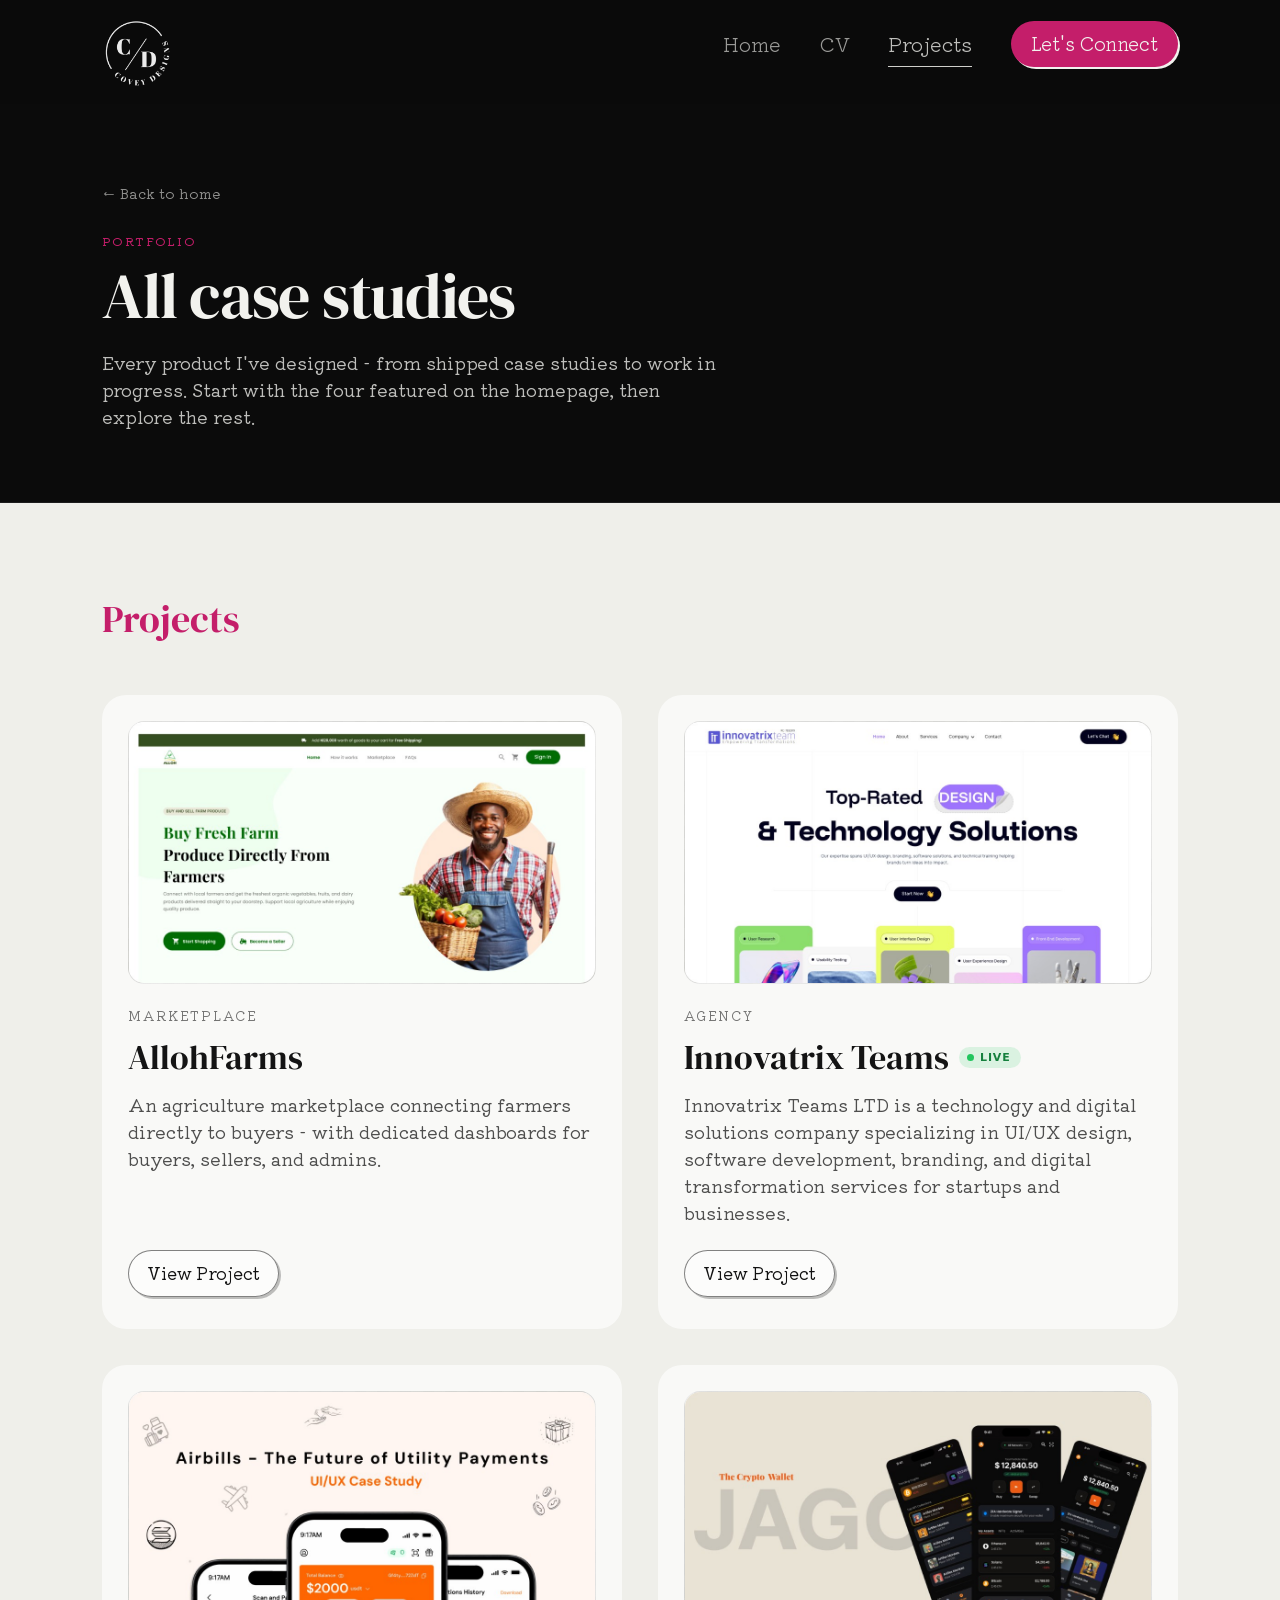
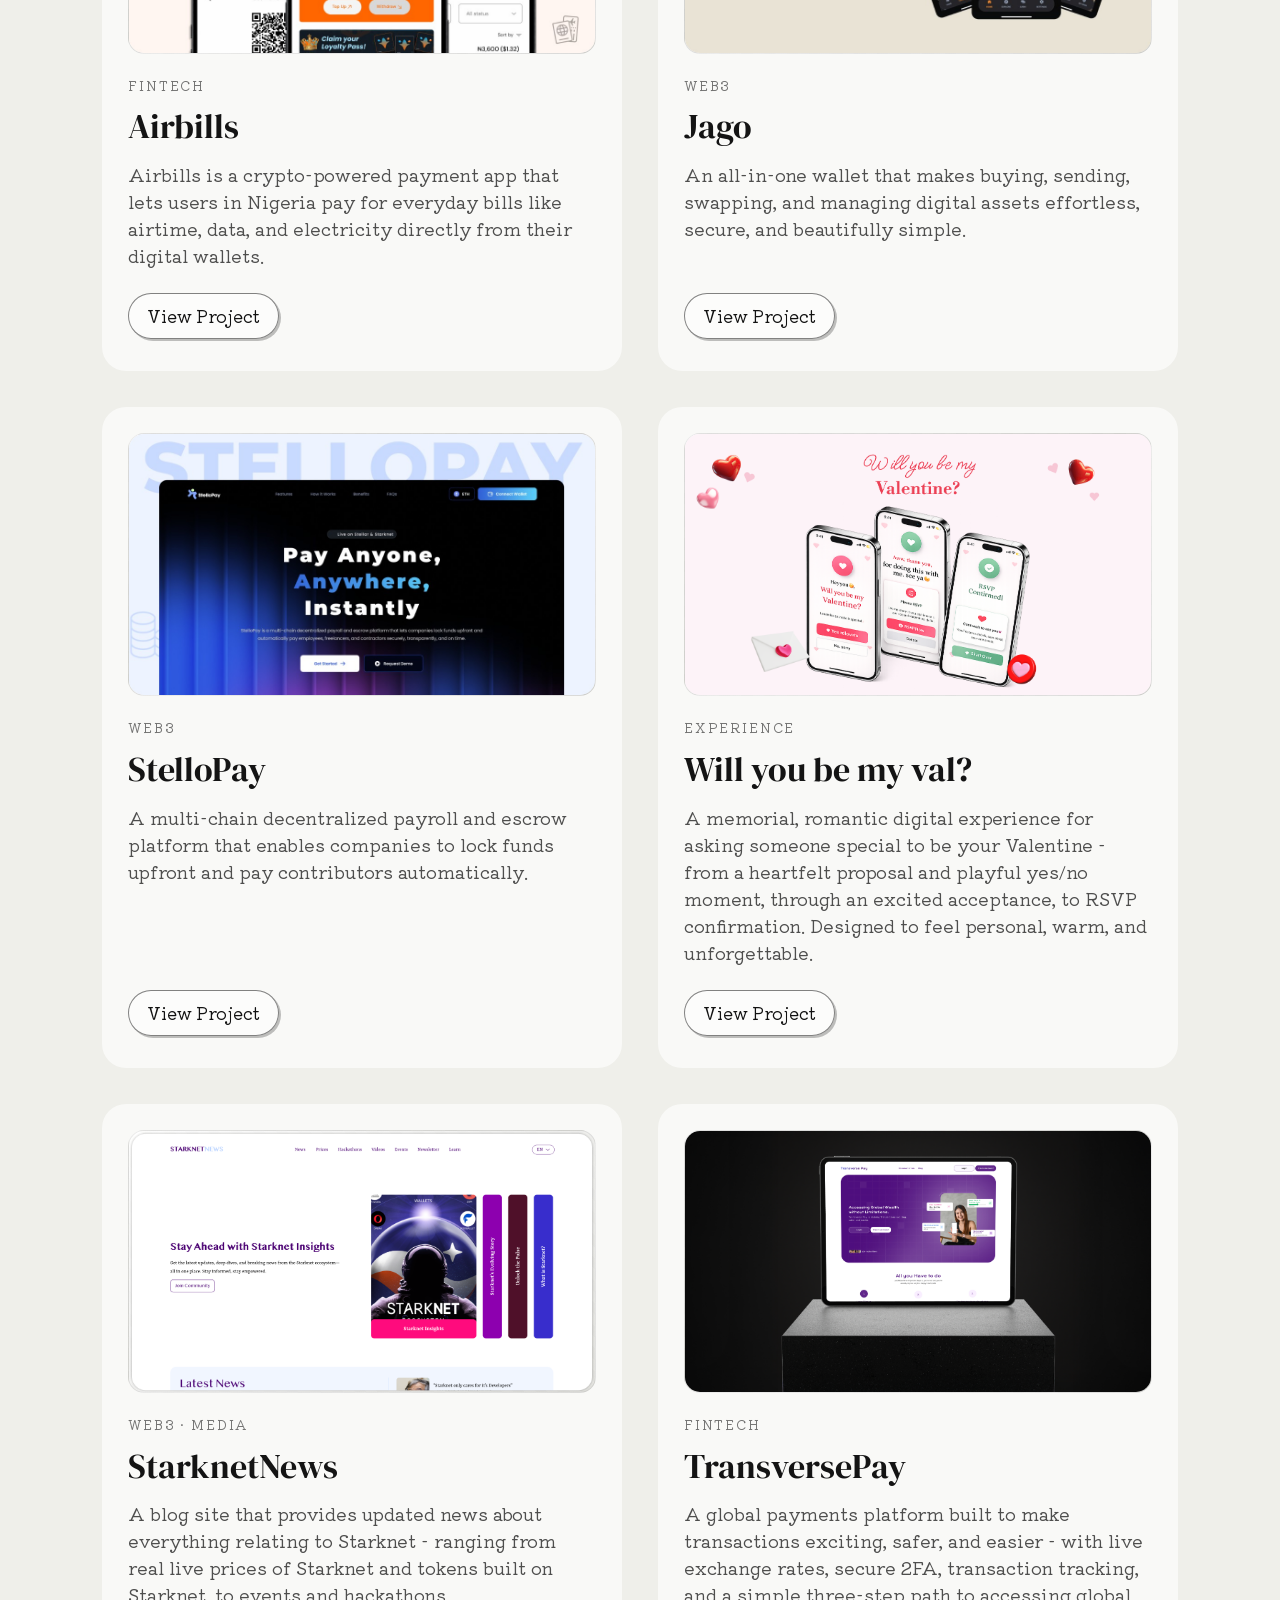
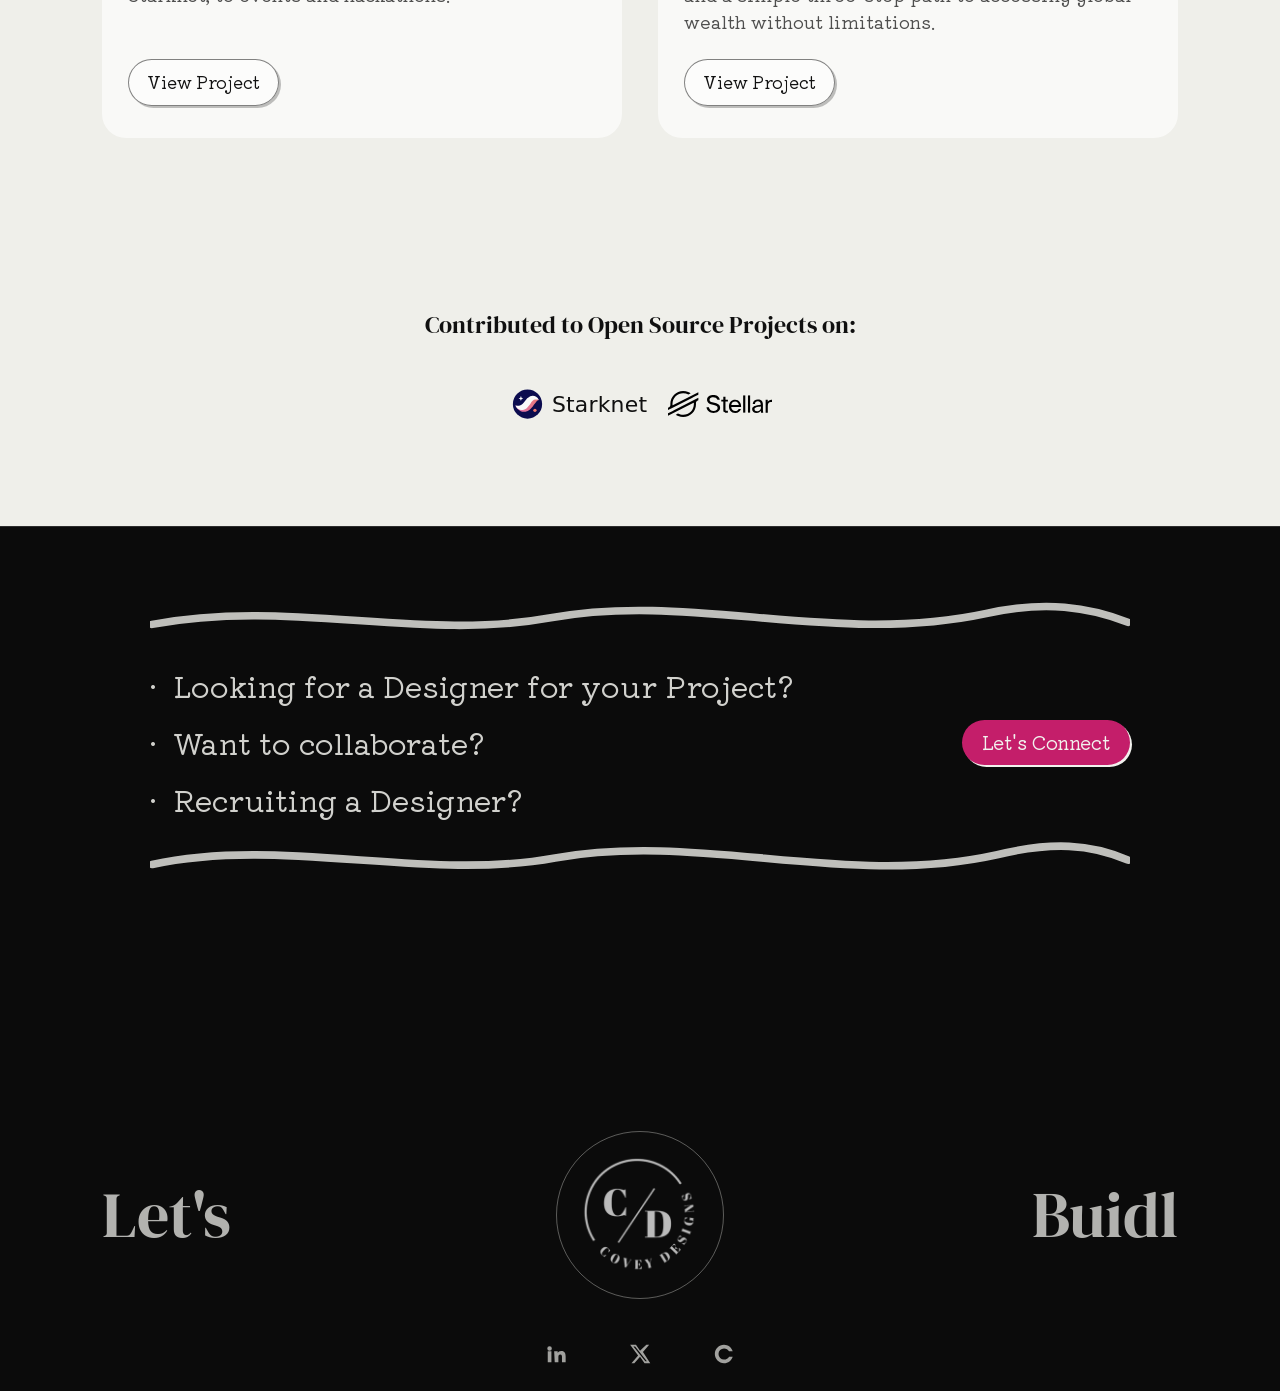
<file: projects.html>
<!DOCTYPE html>
<html lang="en">
  <head>
    <meta charset="UTF-8" />
    <meta name="viewport" content="width=device-width, initial-scale=1.0, viewport-fit=cover" />
    <title>All Projects | Covenant</title>
    <link rel="icon" href="./assets/favicon-32x32.png" type="image/png" sizes="32x32" />
    <link rel="icon" href="./assets/favicon-16x16.png" type="image/png" sizes="16x16" />
    <link rel="apple-touch-icon" href="./assets/apple-touch-icon.png" sizes="180x180" />
    <link rel="apple-touch-icon" href="./assets/apple-touch-icon-167.png" sizes="167x167" />
    <link rel="apple-touch-icon" href="./assets/apple-touch-icon-152.png" sizes="152x152" />
    <link rel="manifest" href="./site.webmanifest" />
    <meta name="theme-color" content="#0b0b0b" />
    <meta name="mobile-web-app-capable" content="yes" />
    <meta name="apple-mobile-web-app-capable" content="yes" />
    <meta name="apple-mobile-web-app-status-bar-style" content="black-translucent" />
    <meta name="apple-mobile-web-app-title" content="Covey Designs" />
    <link rel="preconnect" href="https://fonts.googleapis.com" />
    <link rel="preconnect" href="https://fonts.gstatic.com" crossorigin />
    <link
      href="https://fonts.googleapis.com/css2?family=DM+Serif+Display:ital@0;1&family=Kiwi+Maru:wght@300;400;500&display=swap"
      rel="stylesheet"
    />
    <link rel="stylesheet" href="styles.css?v=73" />
  </head>
  <body class="projects-page">
    <header class="top-nav">
      <a href="index.html" class="logo-link" aria-label="Covey Designs Home">
        <img src="./assets/coveydesigns-logo.png" alt="Covey Designs logo" class="logo" />
      </a>
      <button
        type="button"
        class="nav-toggle"
        aria-label="Open menu"
        aria-expanded="false"
        aria-controls="primary-nav"
      >
        <span class="nav-toggle__bar"></span>
        <span class="nav-toggle__bar"></span>
        <span class="nav-toggle__bar"></span>
      </button>
    </header>

    <div class="nav-backdrop" id="nav-backdrop" aria-hidden="true"></div>

    <nav class="top-nav__links" id="primary-nav" aria-label="Primary navigation">
      <a href="index.html#home" class="nav-link">Home</a>
      <a
        href="https://drive.google.com/file/d/1dqTSS6XTfVIL_Q4j40OcnChuPGy27xbt/view?usp=sharing"
        class="nav-link"
        target="_blank"
        rel="noopener noreferrer"
        >CV</a
      >
      <a href="projects.html" class="nav-link active">Projects</a>
      <a href="mailto:covenantzechariah001@gmail.com" class="connect-btn">Let's Connect</a>
    </nav>

    <section class="projects-page-hero">
      <div class="projects-page-hero__inner">
        <a href="index.html#projects" class="projects-page-back">← Back to home</a>
        <p class="projects-page-hero__eyebrow">Portfolio</p>
        <h1>All case studies</h1>
        <p class="projects-page-hero__lead">
          Every product I've designed - from shipped case studies to work in progress.
          Start with the four featured on the homepage, then explore the rest.
        </p>
      </div>
    </section>

    <section class="projects-section projects-section--page is-visible" id="all-projects">
      <div class="projects-shell">
        <p class="projects-kicker">Projects</p>

        <div class="projects-grid projects-grid--all">
          <article class="project-card">
            <div class="project-thumb">
              <img src="./assets/allohfarms-cover.png" alt="AllohFarms agriculture marketplace" />
            </div>
            <p class="project-tag">Marketplace</p>
            <h3>AllohFarms</h3>
            <p class="project-copy">
              An agriculture marketplace connecting farmers directly to buyers - with
              dedicated dashboards for buyers, sellers, and admins.
            </p>
            <a href="case-studies/allohfarms.html" class="project-btn">View Project</a>
          </article>

          <article class="project-card">
            <div class="project-thumb">
              <img src="./assets/innovatrix-cover.png" alt="Innovatrix Teams agency website" />
            </div>
            <p class="project-tag">Agency</p>
            <h3>
              Innovatrix Teams
              <span class="project-live" aria-label="Live">
                <span class="project-live__dot" aria-hidden="true"></span>
                Live
              </span>
            </h3>
            <p class="project-copy">
              Innovatrix Teams LTD is a technology and digital solutions company specializing in
              UI/UX design, software development, branding, and digital transformation services
              for startups and businesses.
            </p>
            <a href="case-studies/innovatrix.html" class="project-btn">View Project</a>
          </article>

          <article class="project-card">
            <div class="project-thumb">
              <img src="./assets/airbills-cover.png" alt="Airbills – The Future of Utility Payments" />
            </div>
            <p class="project-tag">FinTech</p>
            <h3>Airbills</h3>
            <p class="project-copy">
              Airbills is a crypto-powered payment app that lets users in Nigeria pay for
              everyday bills like airtime, data, and electricity directly from their digital
              wallets.
            </p>
            <a href="case-studies/airbills.html" class="project-btn">View Project</a>
          </article>

          <article class="project-card">
            <div class="project-thumb">
              <img src="./assets/jago-cover.png" alt="Jago – The Crypto Wallet" />
            </div>
            <p class="project-tag">Web3</p>
            <h3>Jago</h3>
            <p class="project-copy">
              An all-in-one wallet that makes buying, sending, swapping, and managing digital
              assets effortless, secure, and beautifully simple.
            </p>
            <a href="case-studies/jago.html" class="project-btn">View Project</a>
          </article>

          <article class="project-card">
            <div class="project-thumb">
              <img src="./assets/stellopay-cover.png" alt="StelloPay decentralized payroll platform" />
            </div>
            <p class="project-tag">Web3</p>
            <h3>StelloPay</h3>
            <p class="project-copy">
              A multi-chain decentralized payroll and escrow platform that enables companies
              to lock funds upfront and pay contributors automatically.
            </p>
            <a href="case-studies/stellopay.html" class="project-btn">View Project</a>
          </article>

          <article class="project-card">
            <div class="project-thumb">
              <img src="./assets/will-you-be-my-val-cover.png" alt="Will you be my val? - romantic Valentine's proposal experience" />
            </div>
            <p class="project-tag">Experience</p>
            <h3>Will you be my val?</h3>
            <p class="project-copy">
              A memorial, romantic digital experience for asking someone special to be your
              Valentine - from a heartfelt proposal and playful yes/no moment, through an excited
              acceptance, to RSVP confirmation. Designed to feel personal, warm, and unforgettable.
            </p>
            <a href="case-studies/will-you-be-my-val.html" class="project-btn">View Project</a>
          </article>

          <article class="project-card">
            <div class="project-thumb">
              <img src="./assets/starknetnews-cover.png" alt="StarknetNews - Starknet ecosystem blog" />
            </div>
            <p class="project-tag">Web3 · Media</p>
            <h3>StarknetNews</h3>
            <p class="project-copy">
              A blog site that provides updated news about everything relating to Starknet -
              ranging from real live prices of Starknet and tokens built on Starknet, to events
              and hackathons.
            </p>
            <a href="case-studies/starknetnews.html" class="project-btn">View Project</a>
          </article>

          <article class="project-card">
            <div class="project-thumb">
              <img src="./assets/transverpay-cover.png" alt="TransversePay - global payments platform" />
            </div>
            <p class="project-tag">FinTech</p>
            <h3>TransversePay</h3>
            <p class="project-copy">
              A global payments platform built to make transactions exciting, safer, and easier -
              with live exchange rates, secure 2FA, transaction tracking, and a simple three-step
              path to accessing global wealth without limitations.
            </p>
            <a href="case-studies/transversepay.html" class="project-btn">View Project</a>
          </article>
        </div>
      </div>
    </section>

    <section class="about-oss" aria-label="Open source contributions">
      <p class="about-oss__label">Contributed to Open Source Projects on:</p>
      <div class="about-oss__logos">
        <a
          class="about-oss__logo about-oss__logo--starknet"
          href="https://www.starknet.io/"
          target="_blank"
          rel="noopener noreferrer"
          aria-label="Starknet"
        >
          <img src="./assets/about/starknet-logo-dark.svg" alt="Starknet" width="96" height="32" loading="lazy" decoding="async" />
        </a>
        <a
          class="about-oss__logo"
          href="https://stellar.org/"
          target="_blank"
          rel="noopener noreferrer"
          aria-label="Stellar"
        >
          <img src="./assets/about/stellar-logo.svg" alt="Stellar" width="128" height="32" loading="lazy" decoding="async" />
        </a>
      </div>
    </section>

    <footer class="home-footer" id="contact">
      <div class="home-footer__shell">
        <div class="footer-cta-box">
          <svg class="footer-chalk-line top" viewBox="0 0 900 70" aria-hidden="true">
            <path
              d="M2 38 C128 14, 248 54, 368 32 C498 8, 628 58, 768 28 C822 16, 862 22, 898 36"
            />
          </svg>

          <div class="footer-cta-content">
            <div class="footer-cta-copy">
              <p>·&nbsp; Looking for a Designer for your Project?</p>
              <p>·&nbsp; Want to collaborate?</p>
              <p>·&nbsp; Recruiting a Designer?</p>
            </div>

            <div class="footer-cta-action">
              <a href="mailto:covenantzechariah001@gmail.com" class="footer-connect-btn">Let's Connect</a>
            </div>
          </div>

          <svg class="footer-chalk-line bottom" viewBox="0 0 900 70" aria-hidden="true">
            <path
              d="M2 39 C122 13, 252 55, 372 33 C508 9, 638 61, 778 30 C828 18, 864 20, 898 35"
            />
          </svg>
        </div>

        <div class="footer-brand-row">
          <p class="footer-brand-left">Let's</p>
          <div class="footer-brand-mark">
            <img src="./assets/coveydesigns-logo.png" alt="Covey Designs mark" />
          </div>
          <p class="footer-brand-right">Buidl</p>
        </div>

        <div class="footer-socials" aria-label="Footer social links">
          <a
            href="https://www.linkedin.com/in/covenant-zechariah-coveydesigns/"
            target="_blank"
            rel="noopener noreferrer"
            aria-label="LinkedIn"
          >
            <svg viewBox="0 0 24 24" role="presentation">
              <path
                d="M4.98 3.5a2.48 2.48 0 1 0 0 4.96 2.48 2.48 0 0 0 0-4.96ZM3 9h4v12H3zM10 9h3.8v1.7h.1c.53-1 1.84-2.07 3.8-2.07 4.07 0 4.82 2.68 4.82 6.16V21h-4v-5.46c0-1.3-.03-2.97-1.81-2.97-1.82 0-2.1 1.42-2.1 2.88V21h-4z"
              />
            </svg>
          </a>
          <a
            href="https://x.com/covey_designs_?s=21"
            target="_blank"
            rel="noopener noreferrer"
            aria-label="X"
          >
            <svg viewBox="0 0 24 24" role="presentation">
              <path d="M18.9 2H22l-6.77 7.74L23.2 22h-6.25l-4.9-7.05L5.8 22H2.7l7.24-8.28L1.2 2h6.4l4.42 6.37L18.9 2Zm-1.1 18h1.73L6.67 3.9H4.8L17.8 20Z" />
            </svg>
          </a>
          <a
            href="https://contra.com/covenant_f2dl8ook?referralExperimentNid=DEFAULT_REFERRAL_PROGRAM&referrerUsername=covenant_f2dl8ook"
            target="_blank"
            rel="noopener noreferrer"
            aria-label="Contra"
          >
            <svg viewBox="0 0 24 24" role="presentation">
              <path d="M12 2C6.5 2 2 6.5 2 12s4.5 10 10 10c4.5 0 8.3-3 9.5-7.1h-4c-1 1.8-3 3.1-5.5 3.1A6 6 0 0 1 6 12a6 6 0 0 1 6-6c2.5 0 4.5 1.3 5.5 3.1h4C20.3 5 16.5 2 12 2Z" />
            </svg>
          </a>
        </div>
      </div>
    </footer>


    <script>
      (function () {
        var toggle = document.querySelector(".nav-toggle");
        var nav = document.getElementById("primary-nav");
        var backdrop = document.getElementById("nav-backdrop");
        if (!toggle || !nav) return;

        function closeMenu() {
          toggle.setAttribute("aria-expanded", "false");
          toggle.setAttribute("aria-label", "Open menu");
          nav.classList.remove("is-open");
          if (backdrop) {
            backdrop.classList.remove("is-visible");
            backdrop.setAttribute("aria-hidden", "true");
          }
          document.body.style.overflow = "";
        }

        function openMenu() {
          toggle.setAttribute("aria-expanded", "true");
          toggle.setAttribute("aria-label", "Close menu");
          nav.classList.add("is-open");
          if (backdrop) {
            backdrop.classList.add("is-visible");
            backdrop.setAttribute("aria-hidden", "false");
          }
          document.body.style.overflow = "hidden";
        }

        toggle.addEventListener("click", function () {
          if (nav.classList.contains("is-open")) closeMenu();
          else openMenu();
        });

        if (backdrop) backdrop.addEventListener("click", closeMenu);
        nav.querySelectorAll("a").forEach(function (link) {
          link.addEventListener("click", closeMenu);
        });
      })();
    </script>
      <script src="./connect-choice.js"></script>
  </body>
</html>
</file>
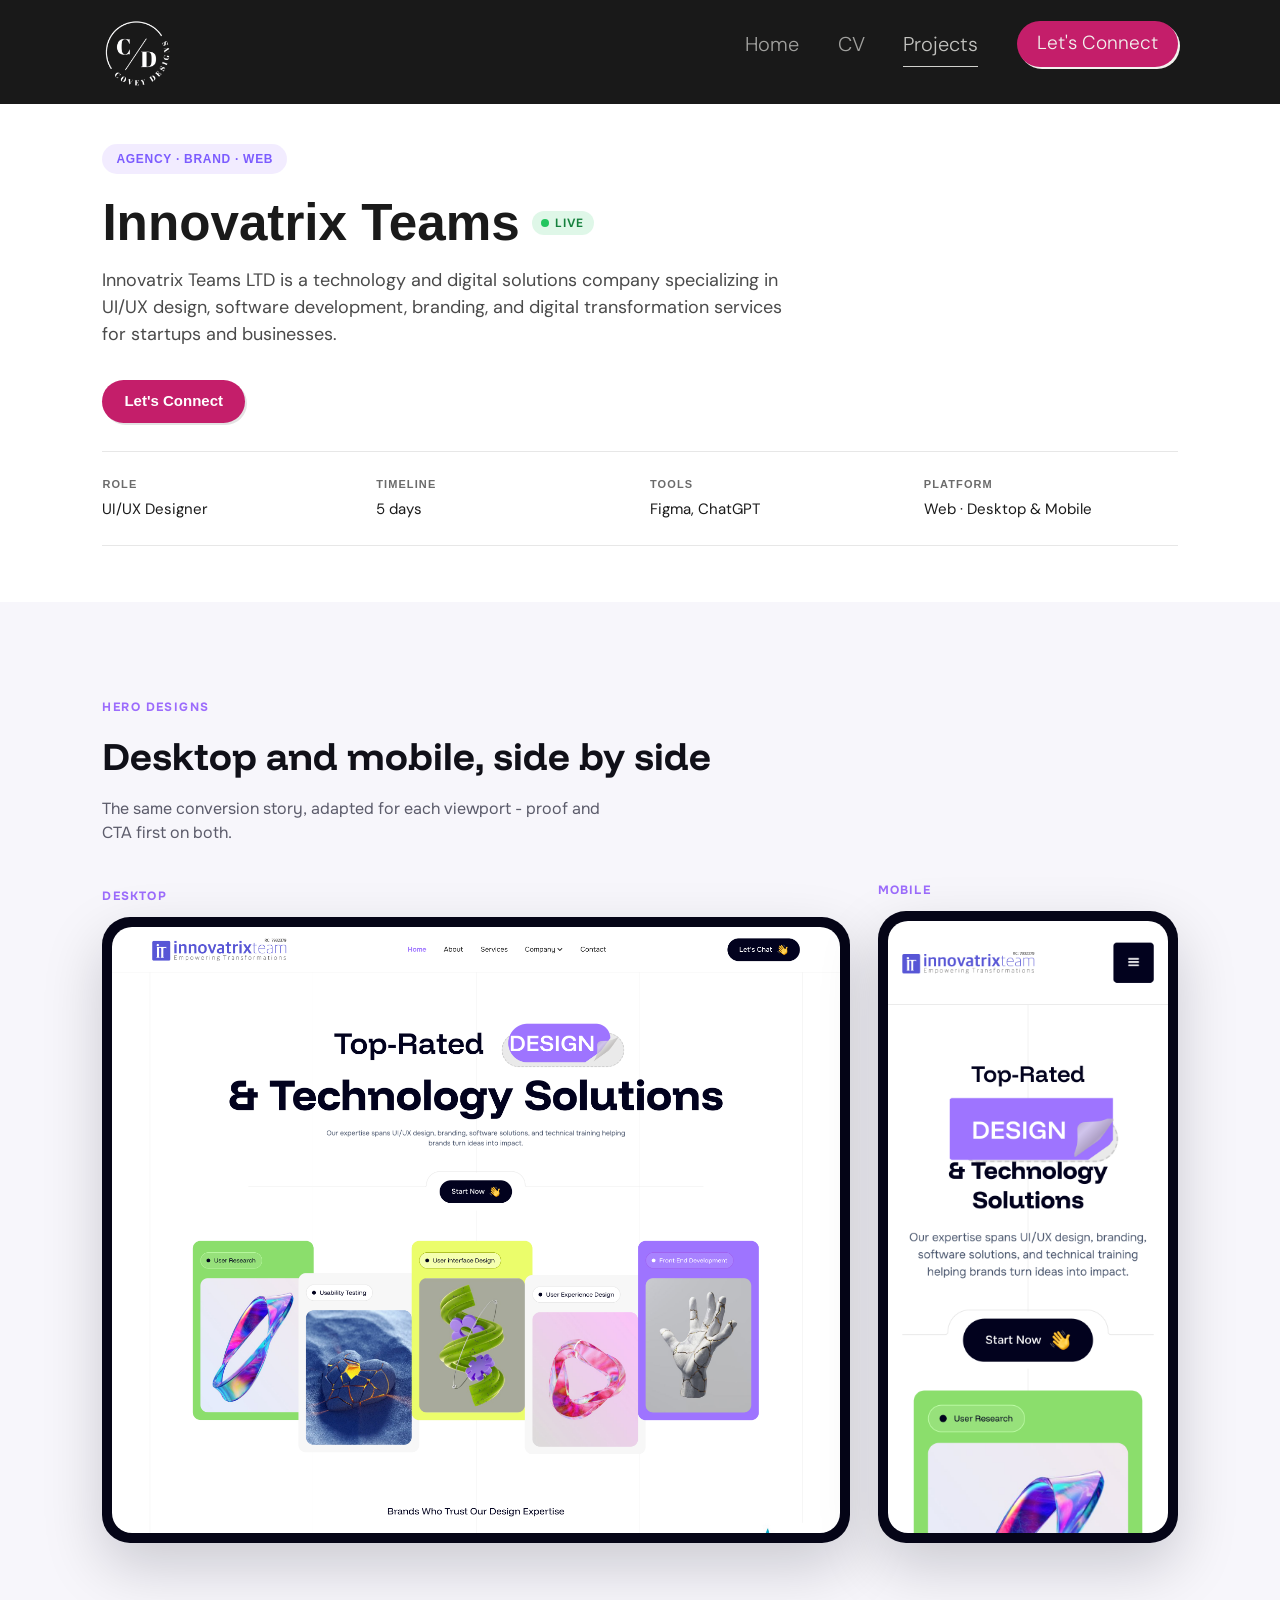
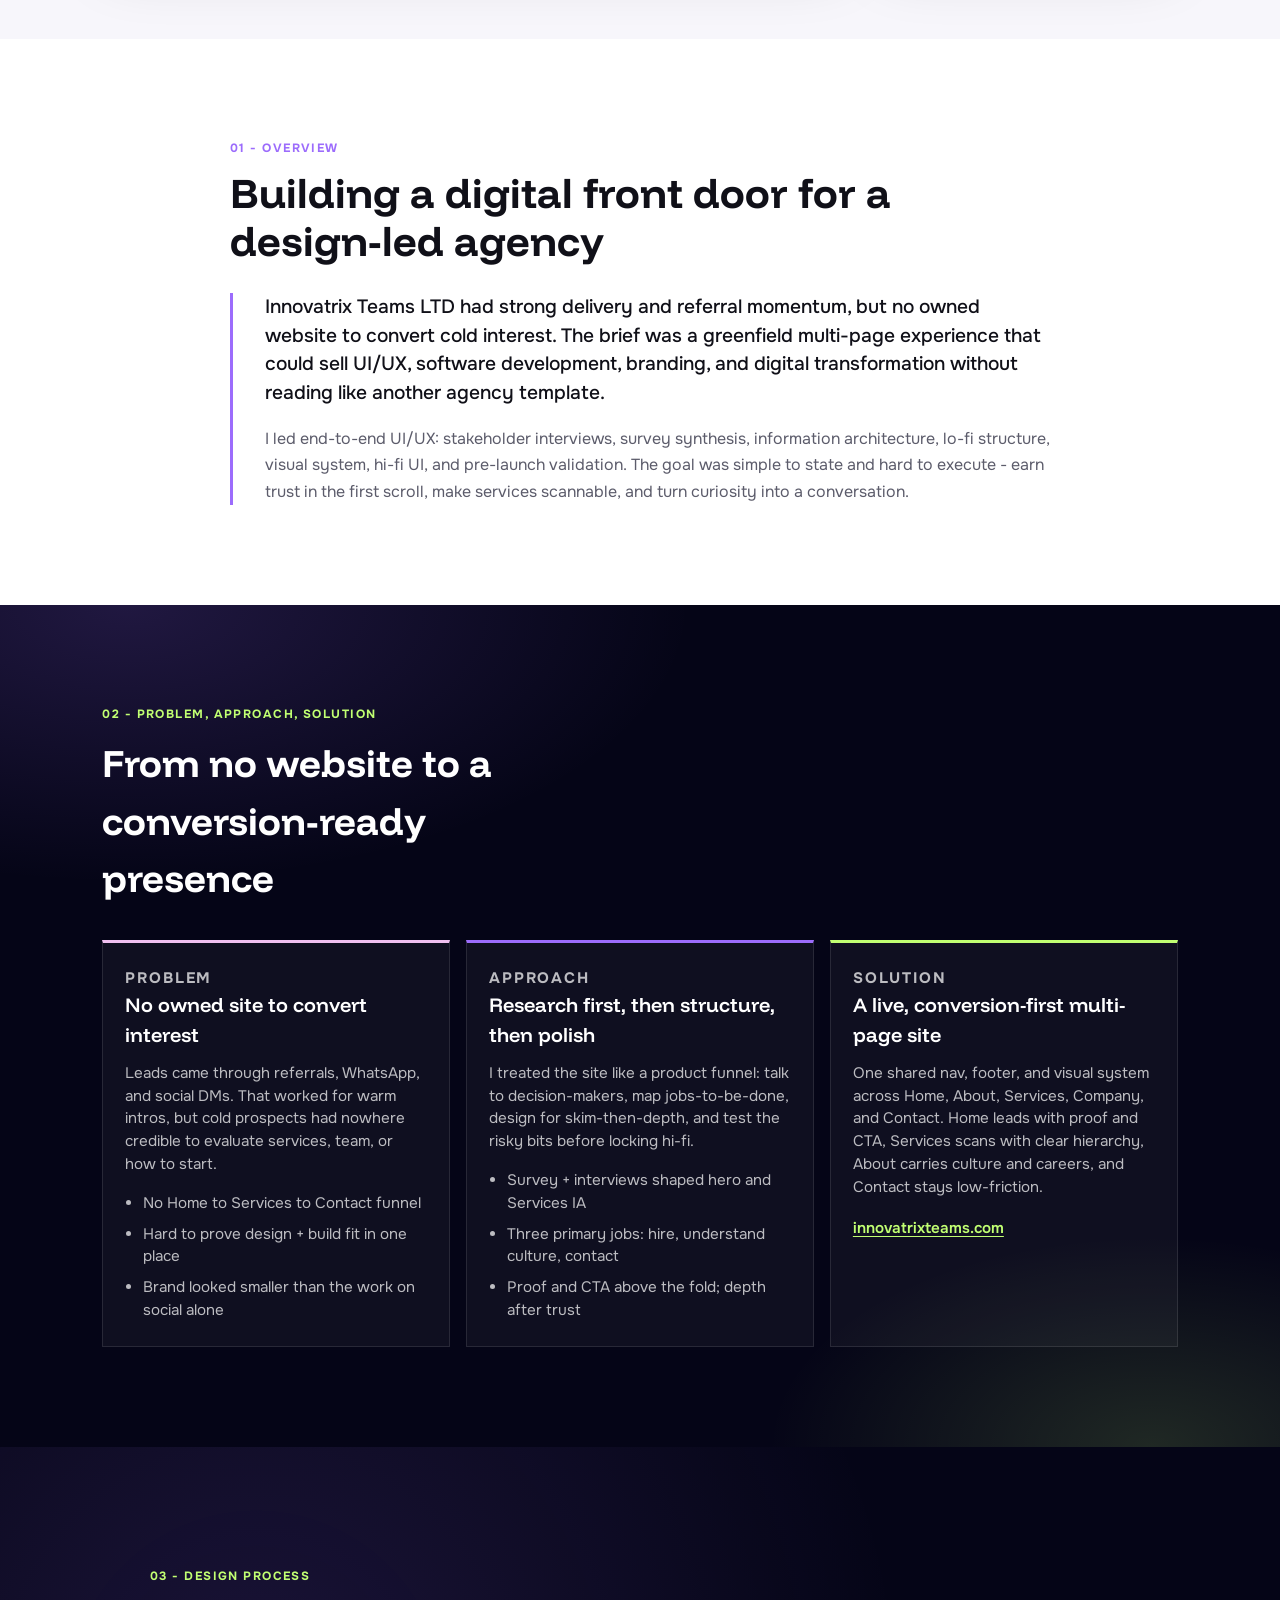
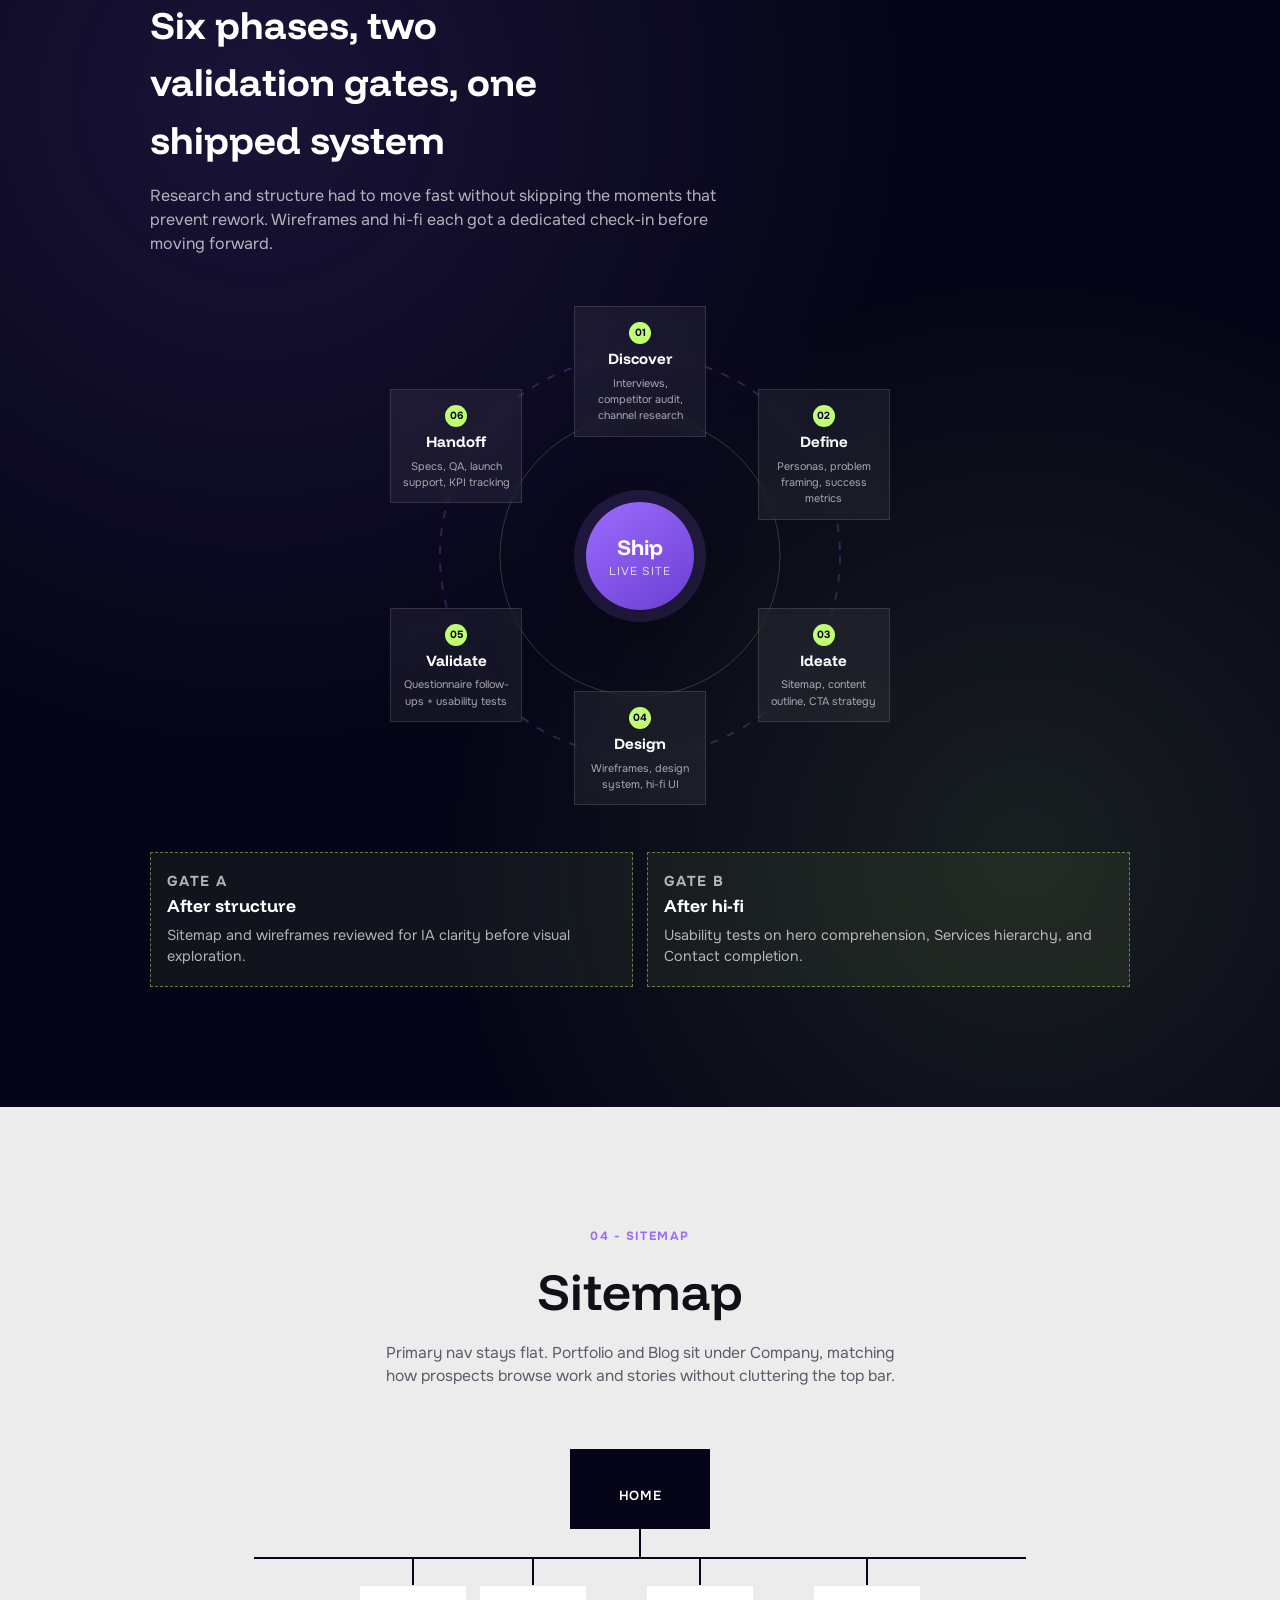
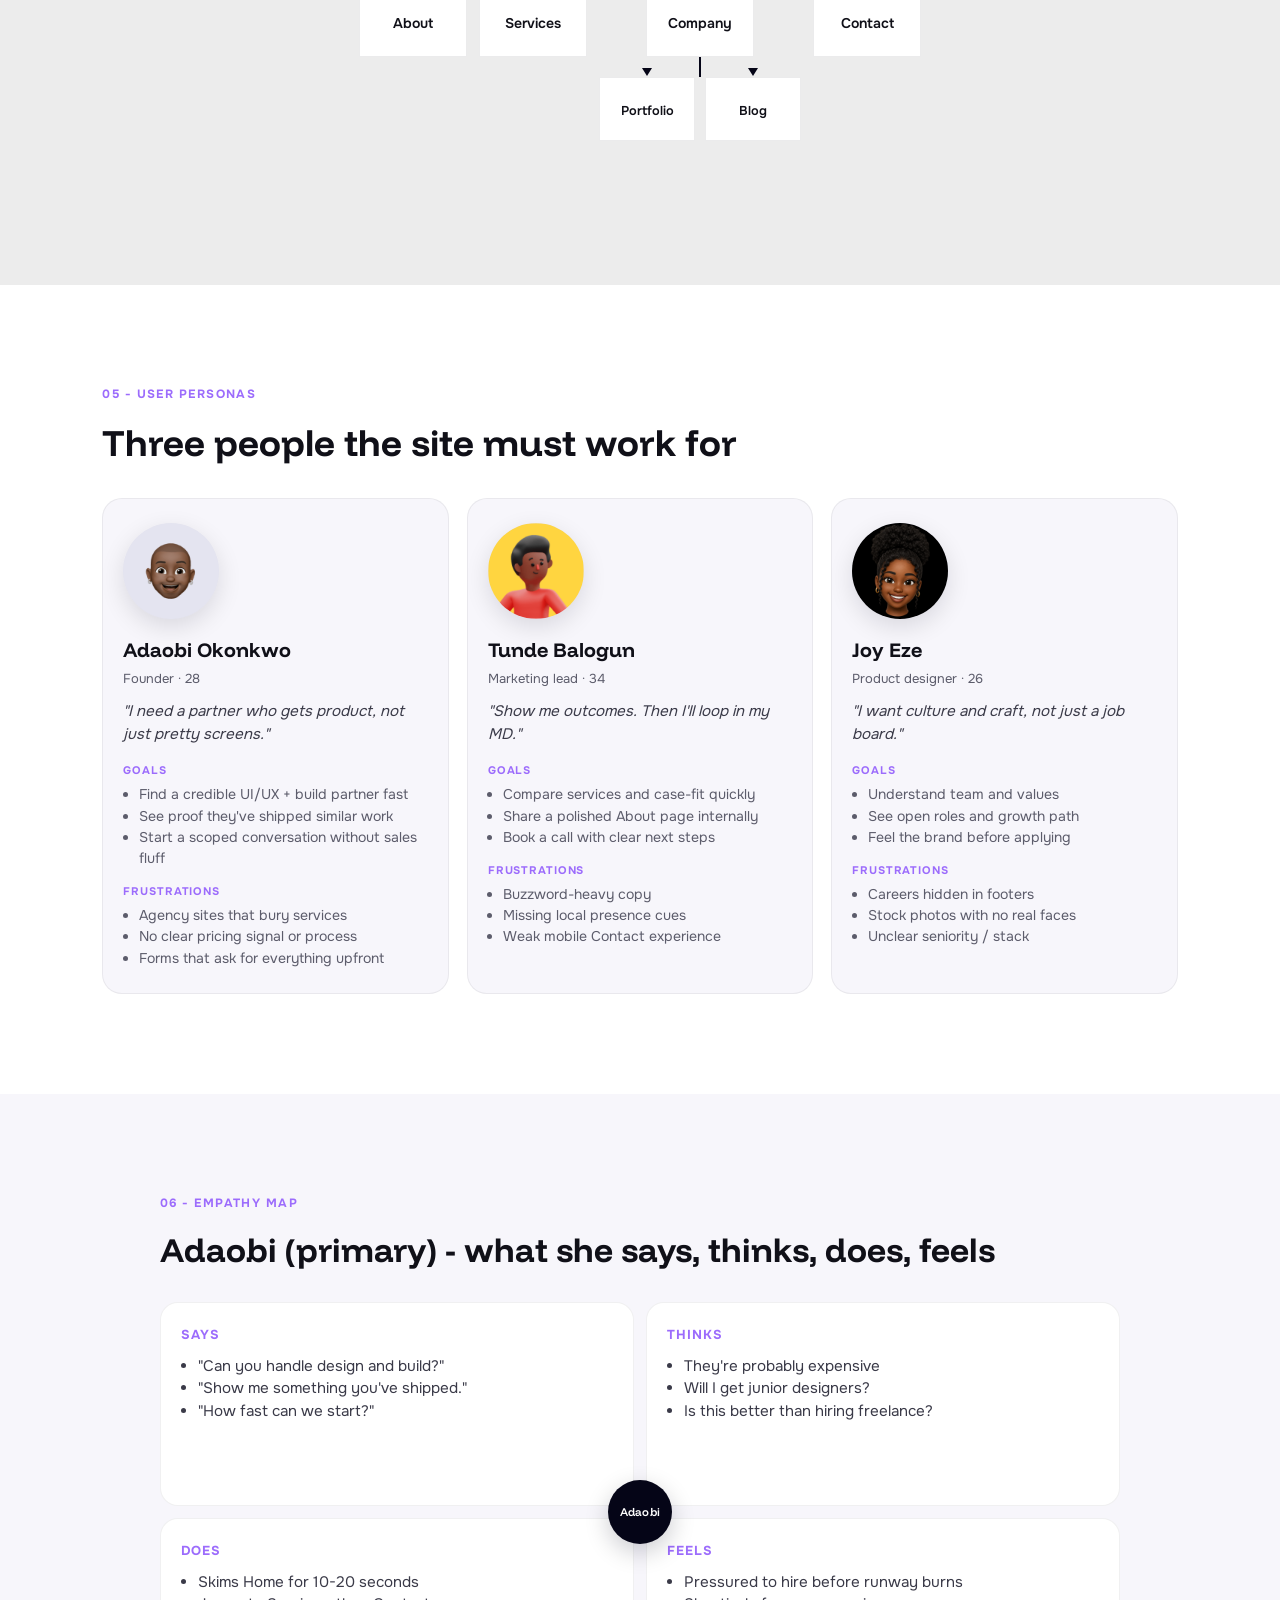
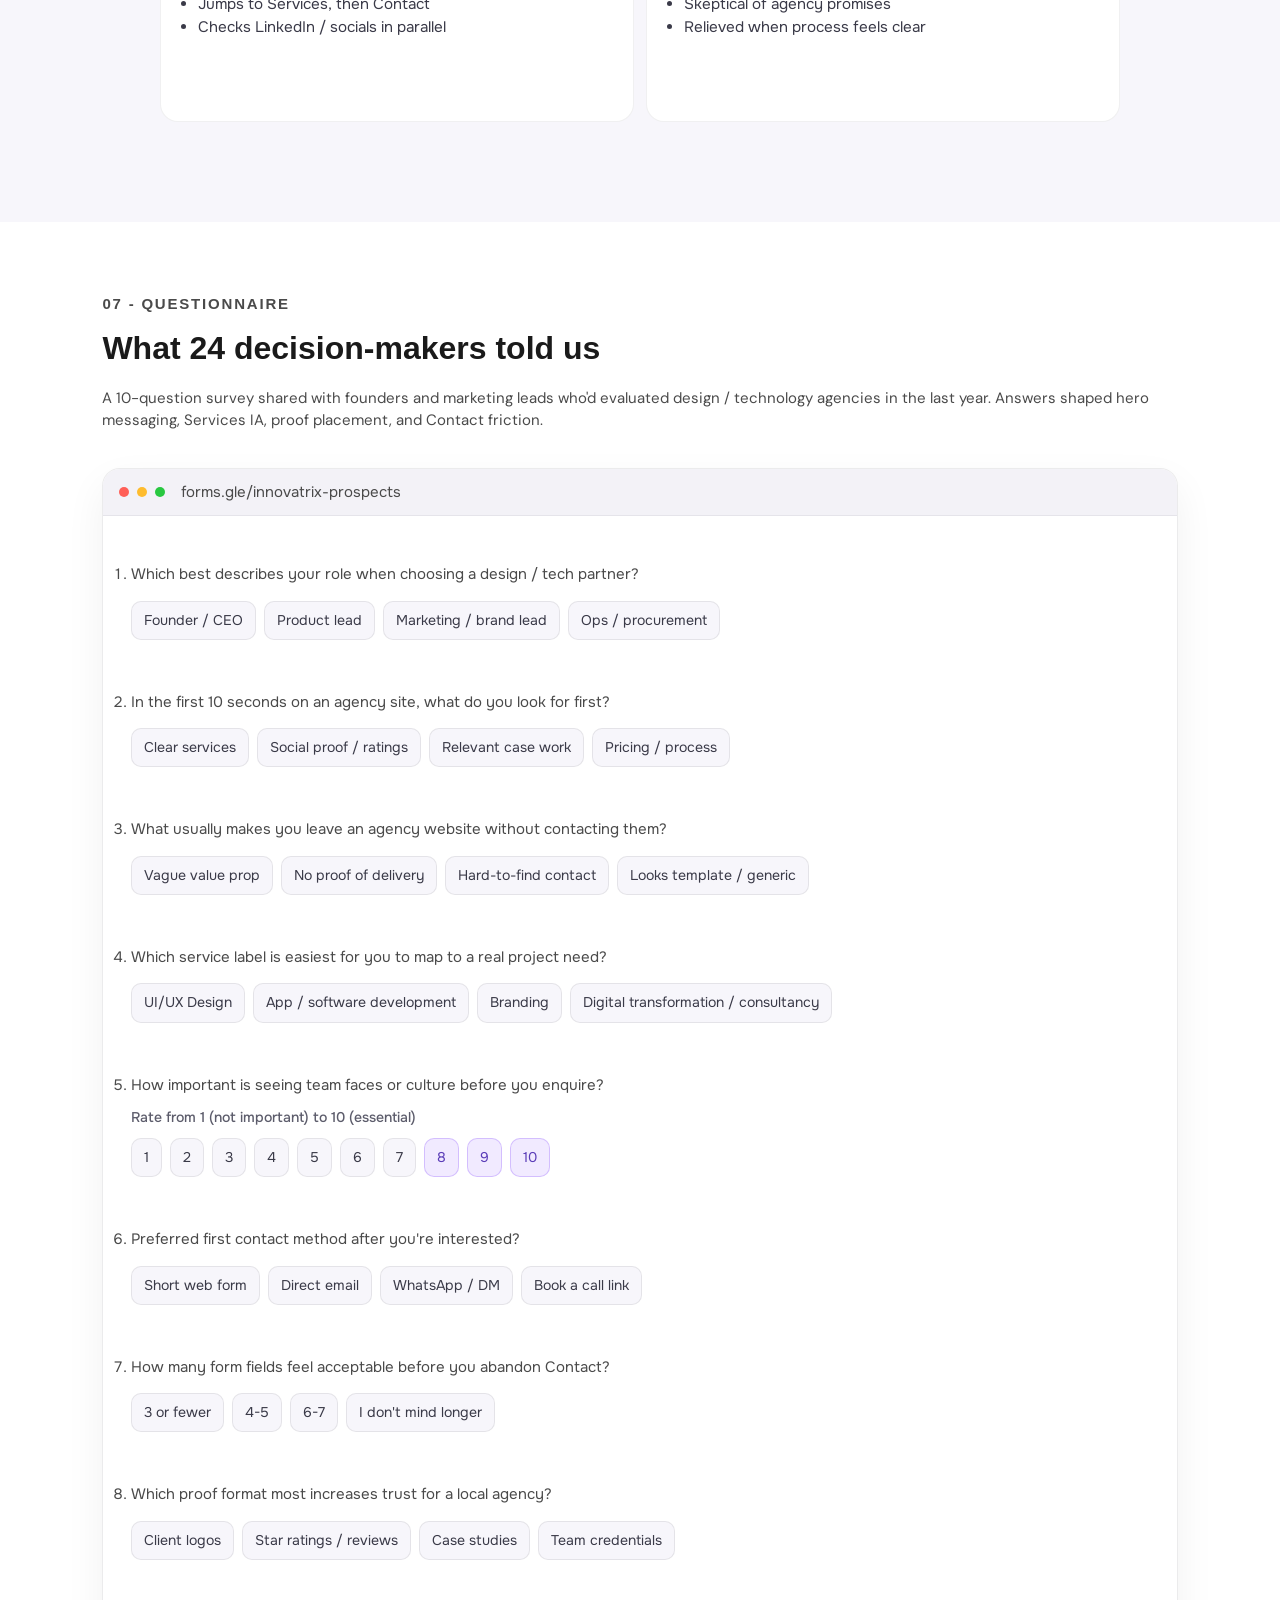
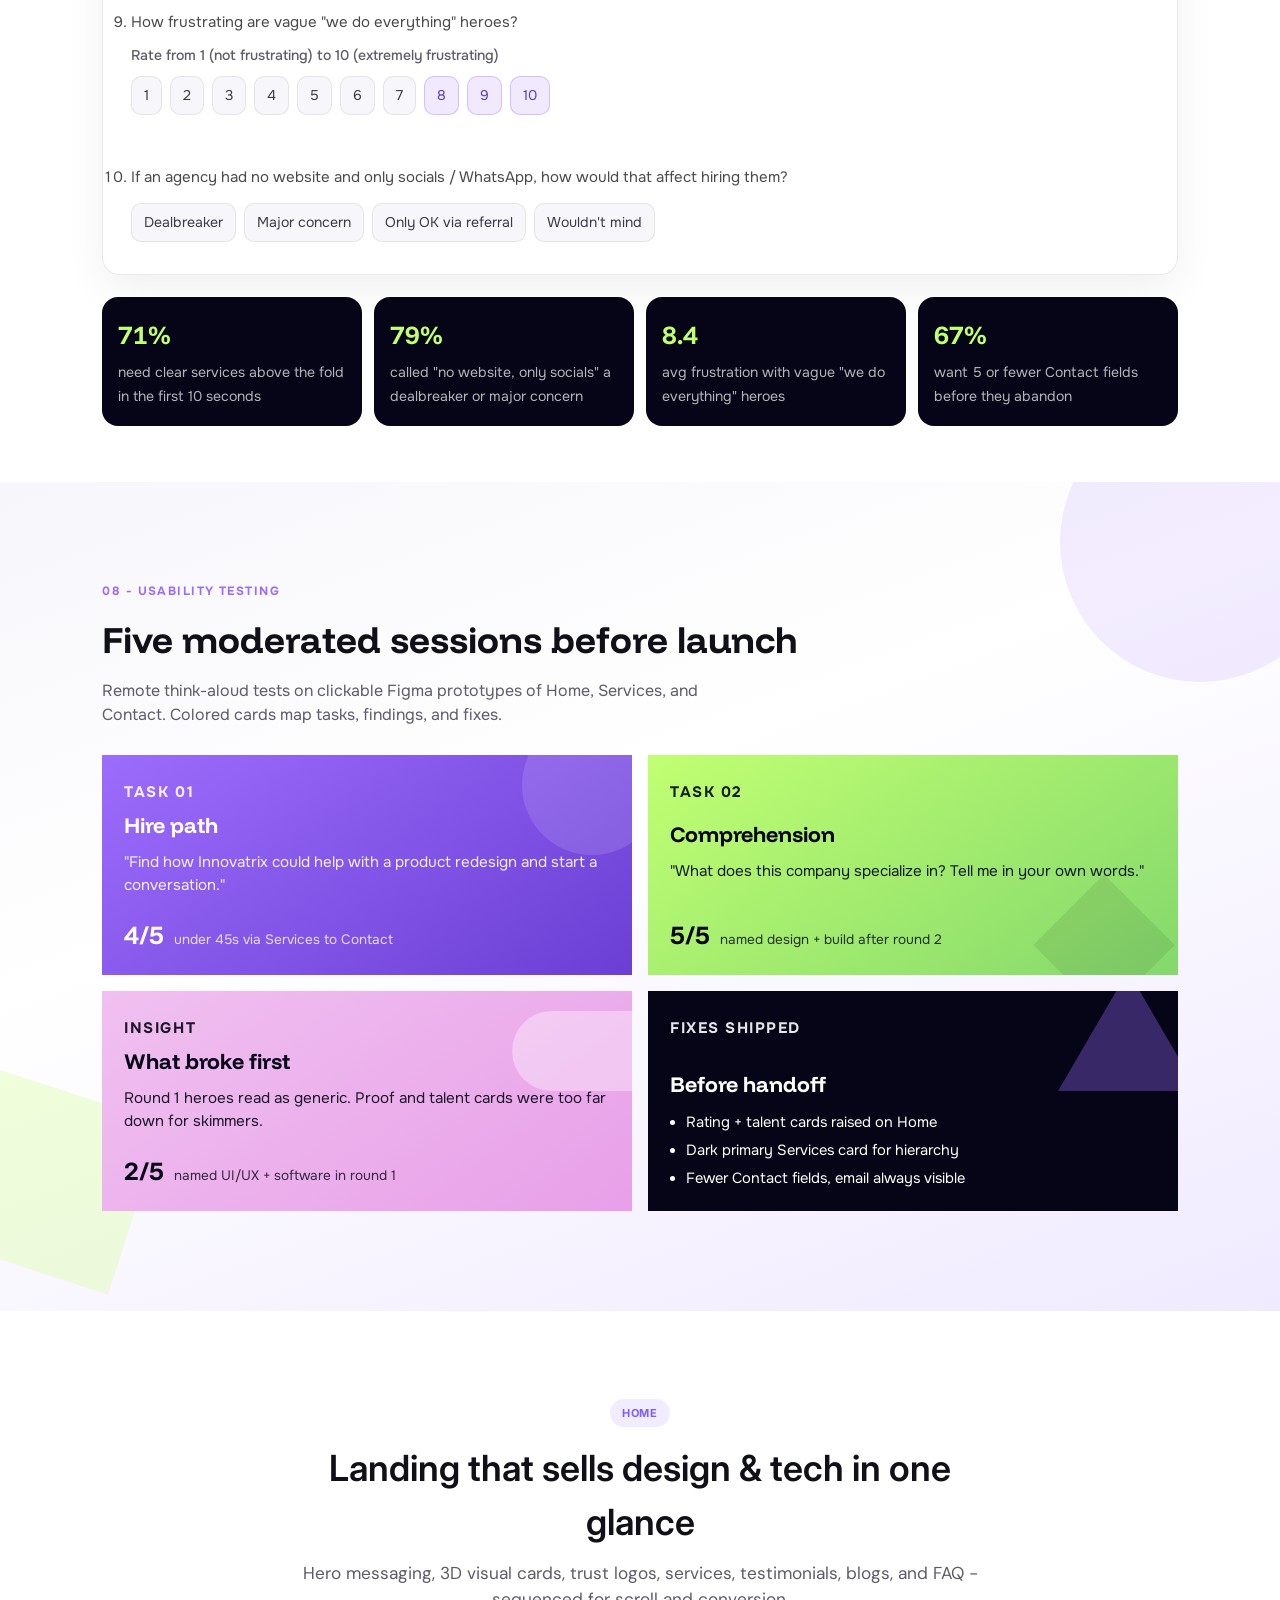
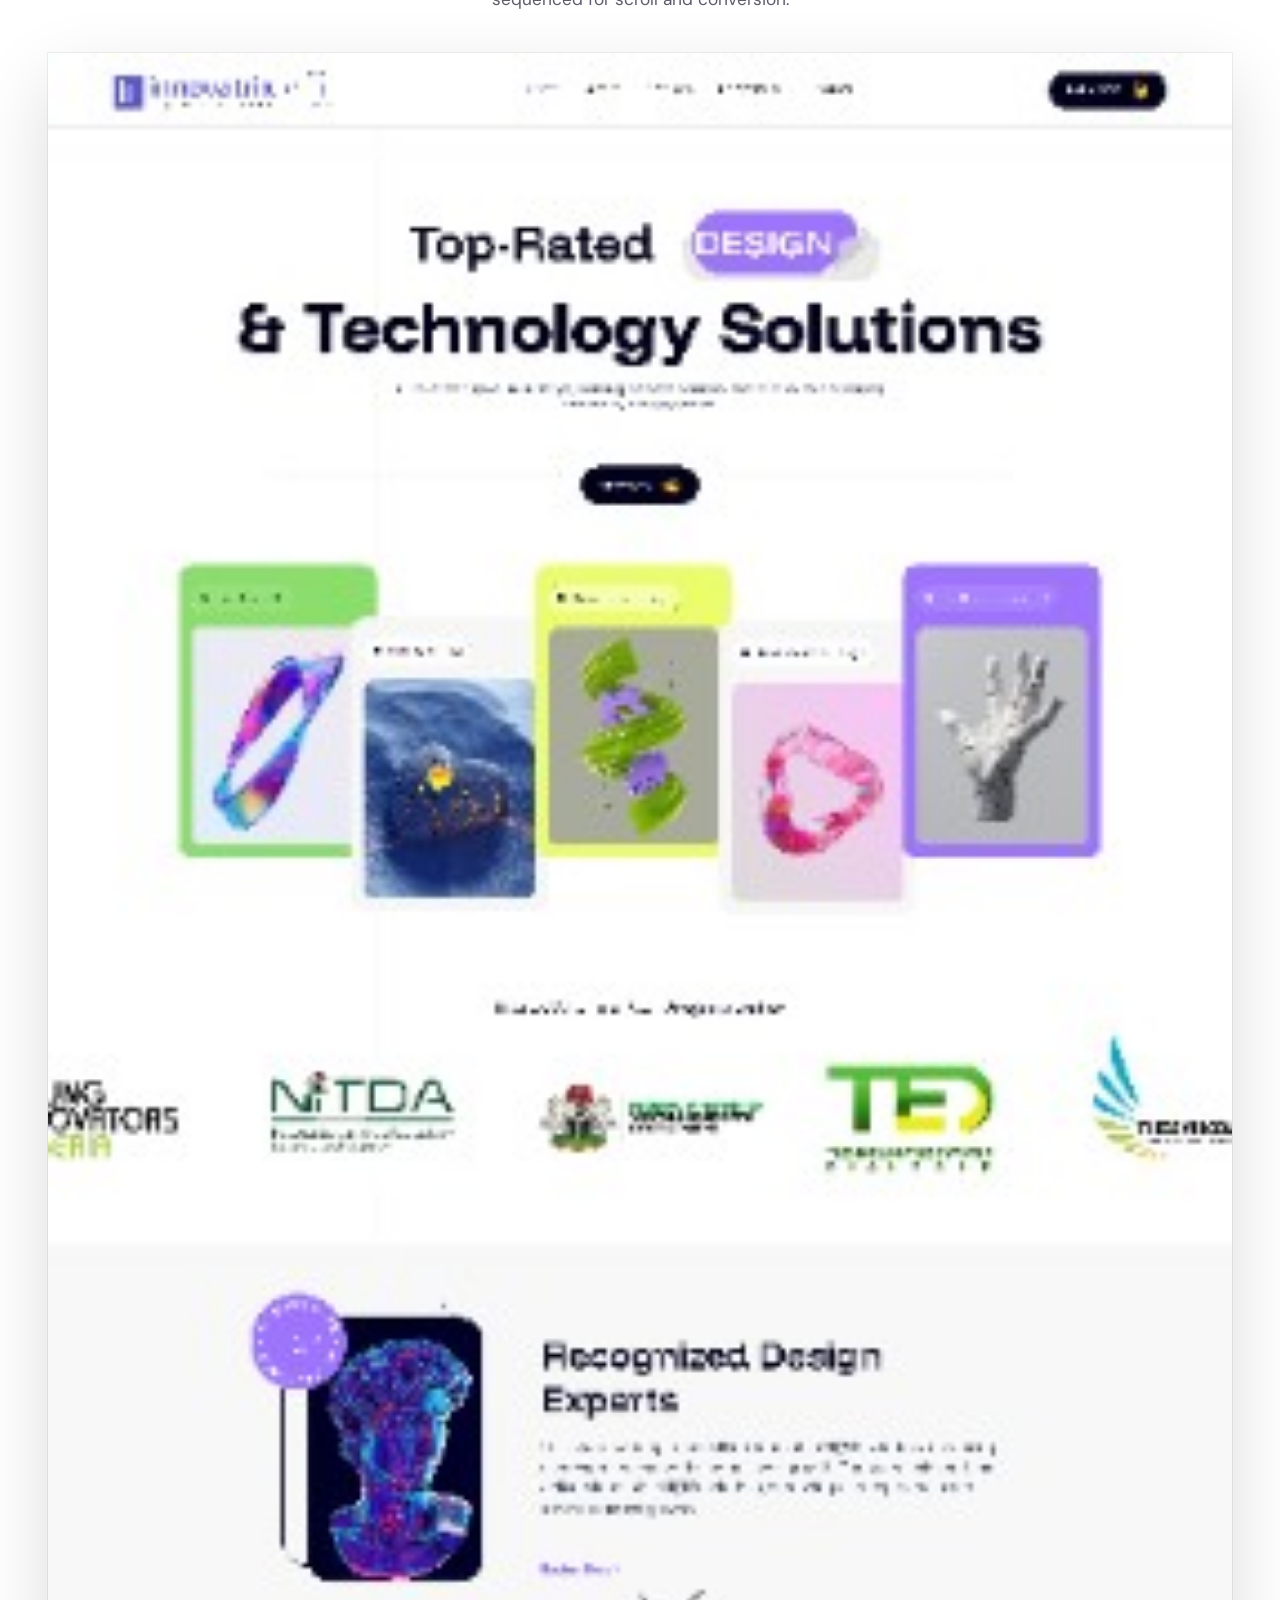
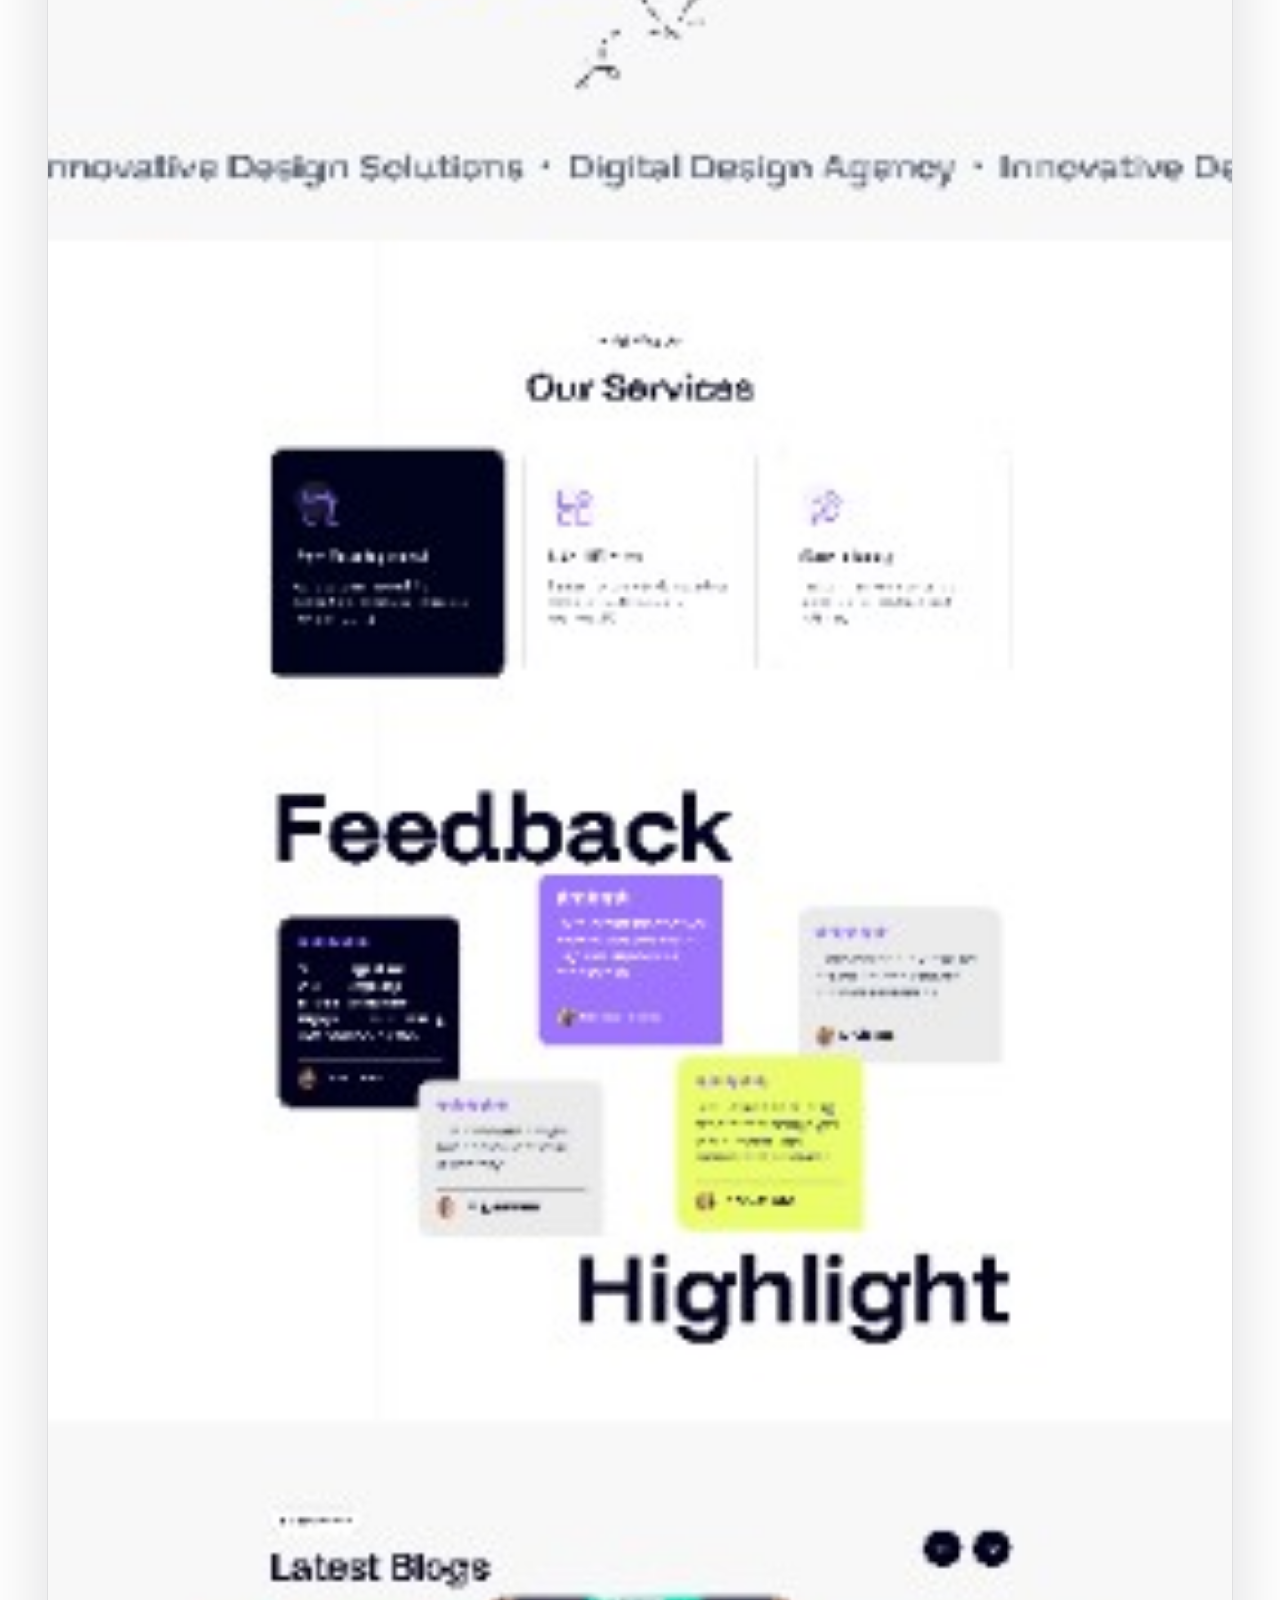
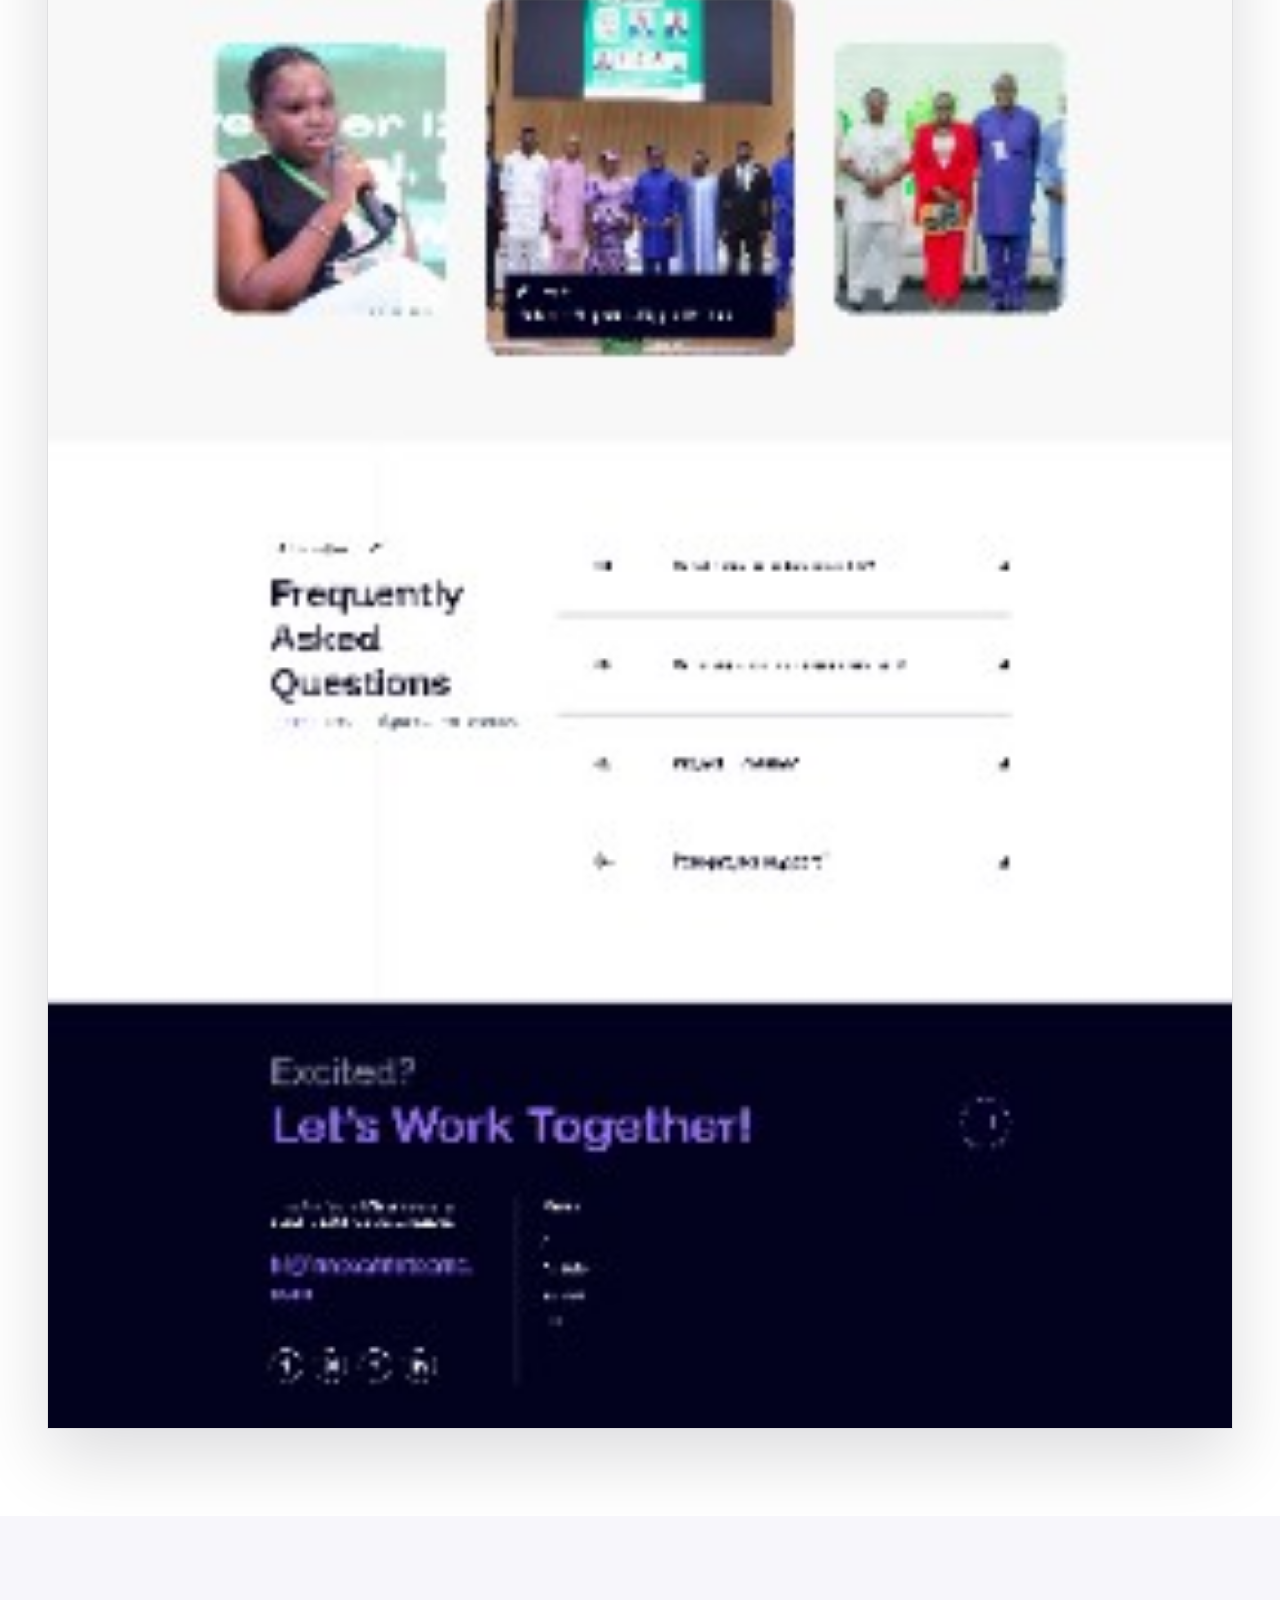
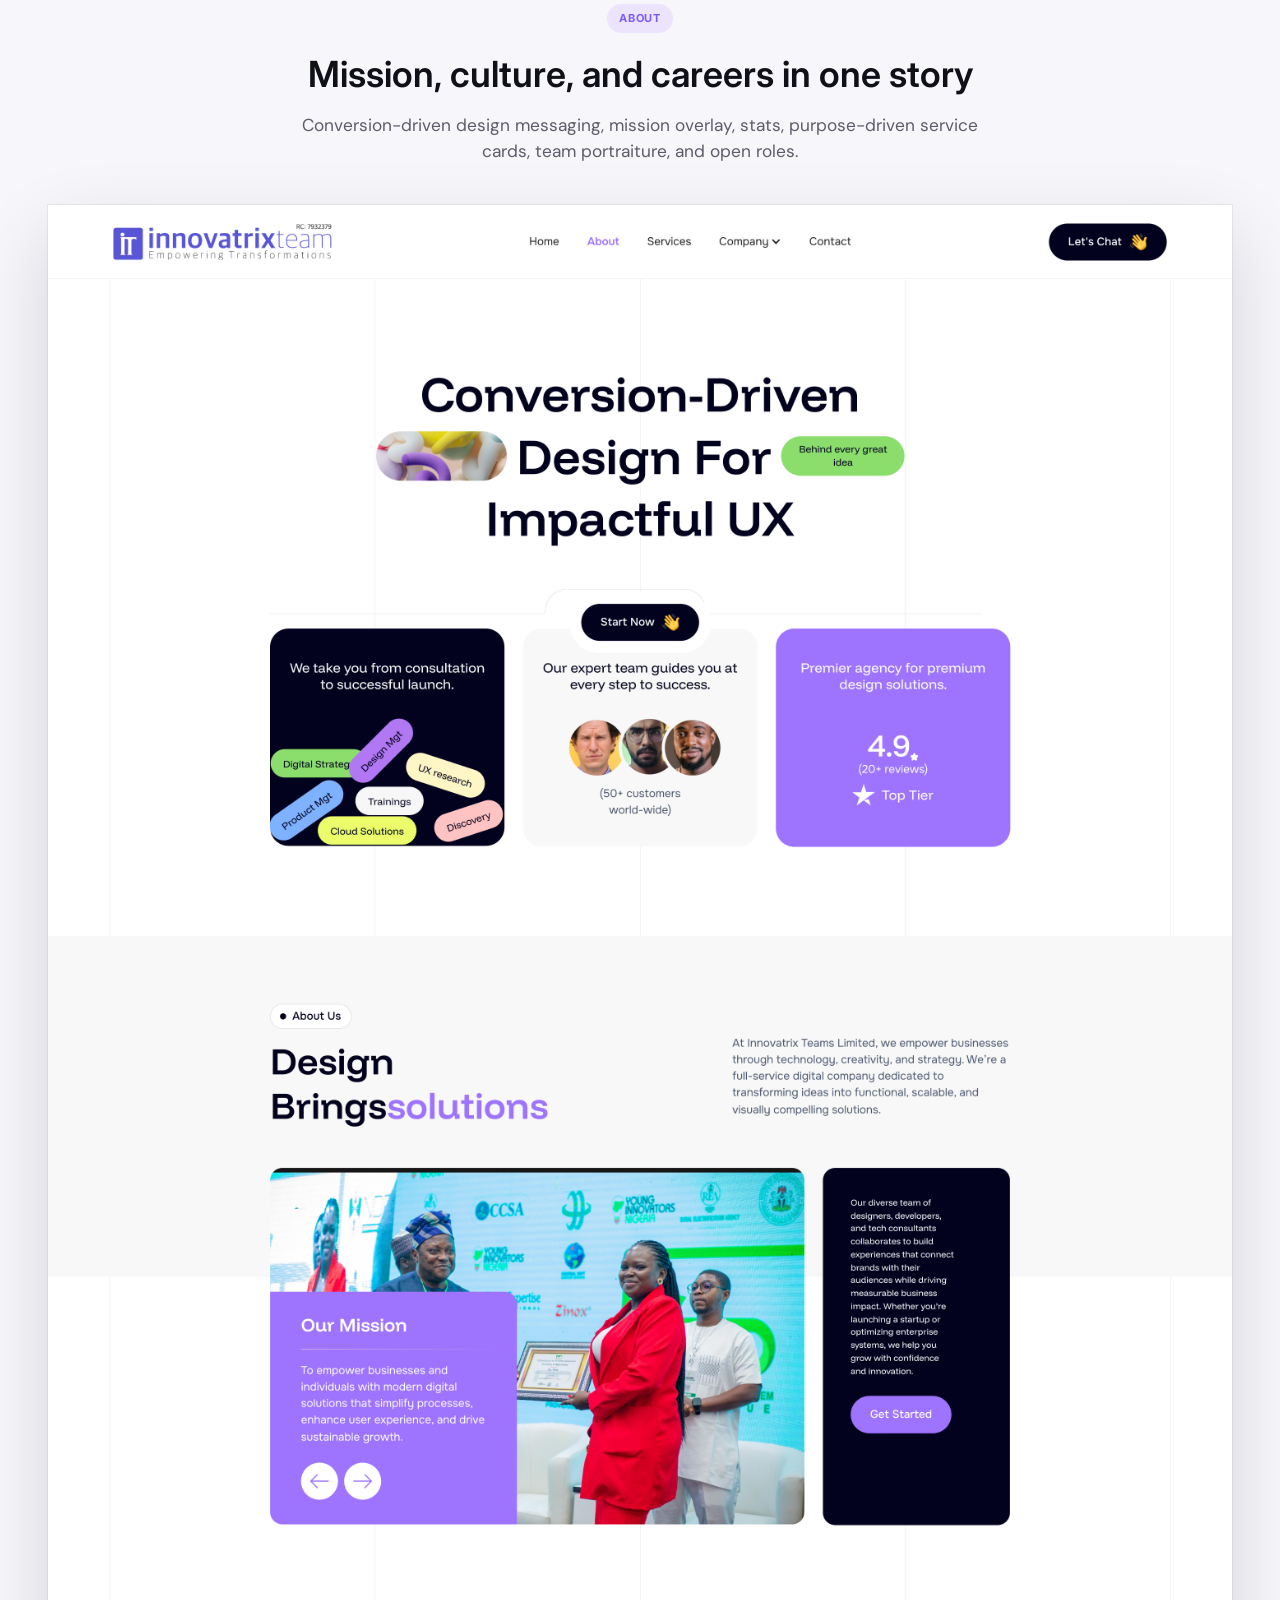
<file: case-studies/innovatrix.html>
<!DOCTYPE html>
<html lang="en">
  <head>
    <meta charset="UTF-8" />
    <meta name="viewport" content="width=device-width, initial-scale=1.0, viewport-fit=cover" />
    <title>Innovatrix Teams Case Study | Covenant</title>
    <link rel="icon" href="../assets/favicon-32x32.png" type="image/png" sizes="32x32" />
    <link rel="icon" href="../assets/favicon-16x16.png" type="image/png" sizes="16x16" />
    <link rel="apple-touch-icon" href="../assets/apple-touch-icon.png" sizes="180x180" />
    <link rel="apple-touch-icon" href="../assets/apple-touch-icon-167.png" sizes="167x167" />
    <link rel="apple-touch-icon" href="../assets/apple-touch-icon-152.png" sizes="152x152" />
    <link rel="manifest" href="../site.webmanifest" />
    <meta name="theme-color" content="#0b0b0b" />
    <meta name="mobile-web-app-capable" content="yes" />
    <meta name="apple-mobile-web-app-capable" content="yes" />
    <meta name="apple-mobile-web-app-status-bar-style" content="black-translucent" />
    <meta name="apple-mobile-web-app-title" content="Covey Designs" />
    <link rel="preconnect" href="https://fonts.googleapis.com" />
    <link rel="preconnect" href="https://fonts.gstatic.com" crossorigin />
    <link
      href="https://fonts.googleapis.com/css2?family=DM+Sans:ital,opsz,wght@0,9..40,400;0,9..40,500;0,9..40,600;0,9..40,700&family=Funnel+Display:wght@300..800&family=Inter:wght@400;500;600;700&family=Onest:wght@400;500;600;700&family=DM+Serif+Display:ital@0;1&family=Kiwi+Maru:wght@300;400;500&display=swap"
      rel="stylesheet"
    />
    <link rel="stylesheet" href="../styles.css?v=73" />
    <link rel="stylesheet" href="case-study.css?v=20" />
    <link rel="stylesheet" href="jago-case-study.css?v=20" />
    <link rel="stylesheet" href="innovatrix-case-study.css?v=19" />
  </head>
  <body class="case-study case-study--innovatrix">
    <header class="top-nav">
      <a href="../index.html" class="logo-link" aria-label="Covey Designs Home">
        <img src="../assets/coveydesigns-logo.png" alt="Covey Designs logo" class="logo" />
      </a>
      <button type="button" class="nav-toggle" aria-label="Open menu" aria-expanded="false" aria-controls="primary-nav">
        <span class="nav-toggle__bar"></span><span class="nav-toggle__bar"></span><span class="nav-toggle__bar"></span>
      </button>
    </header>
    <div class="nav-backdrop" id="nav-backdrop" aria-hidden="true"></div>
    <nav class="top-nav__links" id="primary-nav" aria-label="Primary navigation">
      <a href="../index.html#home" class="nav-link">Home</a>
      <a href="https://drive.google.com/file/d/1dqTSS6XTfVIL_Q4j40OcnChuPGy27xbt/view?usp=sharing" class="nav-link" target="_blank" rel="noopener noreferrer">CV</a>
      <a href="../projects.html" class="nav-link active">Projects</a>
      <a href="mailto:covenantzechariah001@gmail.com" class="connect-btn">Let's Connect</a>
    </nav>

    <section class="case-hero" id="overview">
      <span class="case-hero__tag">Agency · Brand · Web</span>
      <h1>
        Innovatrix Teams
        <span class="project-live" aria-label="Live">
          <span class="project-live__dot" aria-hidden="true"></span>
          Live
        </span>
      </h1>
      <p class="case-hero__lead">
        Innovatrix Teams LTD is a technology and digital solutions company specializing in UI/UX
        design, software development, branding, and digital transformation services for startups
        and businesses.
      </p>
      <div class="case-hero__cta">
        <a href="mailto:covenantzechariah001@gmail.com" class="connect-btn case-hero__connect">Let's Connect</a>
      </div>
      <dl class="case-meta">
        <div><dt>Role</dt><dd>UI/UX Designer</dd></div>
        <div><dt>Timeline</dt><dd>5 days</dd></div>
        <div><dt>Tools</dt><dd>Figma, ChatGPT</dd></div>
        <div><dt>Platform</dt><dd>Web · Desktop &amp; Mobile</dd></div>
      </dl>
    </section>

    <section class="ix-hero-duo" id="hero-designs">
      <div class="ix-hero-duo__inner">
        <p class="ix-section-label">Hero designs</p>
        <h2>Desktop and mobile, side by side</h2>
        <p class="ix-hero-duo__lead">
          The same conversion story, adapted for each viewport - proof and CTA first on both.
        </p>
        <div class="ix-hero-duo__grid">
          <figure class="ix-hero-duo__card ix-hero-duo__card--desktop">
            <figcaption>Desktop</figcaption>
            <div class="ix-hero-duo__frame">
              <img
                src="../assets/case-studies/innovatrix/home-hero.png"
                alt="Innovatrix Teams desktop home hero design"
                width="2880"
                height="2400"
                loading="eager"
                decoding="async"
              />
            </div>
          </figure>
          <figure class="ix-hero-duo__card ix-hero-duo__card--mobile">
            <figcaption>Mobile</figcaption>
            <div class="ix-hero-duo__phone">
              <img
                src="../assets/case-studies/innovatrix/mobile/01-home-hero.png"
                alt="Innovatrix Teams mobile home hero design"
                width="780"
                height="1704"
                loading="eager"
                decoding="async"
              />
            </div>
          </figure>
        </div>
      </div>
    </section>

    
    <section class="ix-overview" id="overview-story">
      <div class="ix-overview__inner">
        <p class="ix-section-label">01 - Overview</p>
        <h2>Building a digital front door for a design-led agency</h2>
        <div class="ix-overview__body">
          <p class="ix-overview__lead">
            Innovatrix Teams LTD had strong delivery and referral momentum, but no owned website to
            convert cold interest. The brief was a greenfield multi-page experience that could sell
            UI/UX, software development, branding, and digital transformation without reading like
            another agency template.
          </p>
          <p>
            I led end-to-end UI/UX: stakeholder interviews, survey synthesis, information
            architecture, lo-fi structure, visual system, hi-fi UI, and pre-launch validation. The
            goal was simple to state and hard to execute - earn trust in the first scroll, make
            services scannable, and turn curiosity into a conversation.
          </p>
        </div>
      </div>
    </section>

    <section class="ix-pas" id="problem-approach-solution">
      <div class="ix-pas__inner">
        <p class="ix-section-label">02 - Problem, approach, solution</p>
        <h2>From no website to a conversion-ready presence</h2>
        <div class="ix-pas__grid">
          <article class="ix-pas__card ix-pas__card--problem">
            <p class="ix-pas__eyebrow">Problem</p>
            <h3>No owned site to convert interest</h3>
            <p>
              Leads came through referrals, WhatsApp, and social DMs. That worked for warm intros,
              but cold prospects had nowhere credible to evaluate services, team, or how to start.
            </p>
            <ul>
              <li>No Home to Services to Contact funnel</li>
              <li>Hard to prove design + build fit in one place</li>
              <li>Brand looked smaller than the work on social alone</li>
            </ul>
          </article>
          <article class="ix-pas__card ix-pas__card--approach">
            <p class="ix-pas__eyebrow">Approach</p>
            <h3>Research first, then structure, then polish</h3>
            <p>
              I treated the site like a product funnel: talk to decision-makers, map jobs-to-be-done,
              design for skim-then-depth, and test the risky bits before locking hi-fi.
            </p>
            <ul>
              <li>Survey + interviews shaped hero and Services IA</li>
              <li>Three primary jobs: hire, understand culture, contact</li>
              <li>Proof and CTA above the fold; depth after trust</li>
            </ul>
          </article>
          <article class="ix-pas__card ix-pas__card--solution">
            <p class="ix-pas__eyebrow">Solution</p>
            <h3>A live, conversion-first multi-page site</h3>
            <p>
              One shared nav, footer, and visual system across Home, About, Services, Company,
              and Contact. Home leads with proof and CTA, Services scans with clear hierarchy,
              About carries culture and careers, and Contact stays low-friction.
            </p>
            <p class="ix-pas__link">
              <a href="https://www.innovatrixteams.com/" target="_blank" rel="noopener noreferrer">innovatrixteams.com</a>
            </p>
          </article>
        </div>
      </div>
    </section>

    <section class="ix-process-lab" id="process">
      <div class="ix-process-lab__inner">
        <p class="ix-section-label">03 - Design process</p>
        <h2>Six phases, two validation gates, one shipped system</h2>
        <p class="ix-process-lab__lead">
          Research and structure had to move fast without skipping the moments that prevent rework.
          Wireframes and hi-fi each got a dedicated check-in before moving forward.
        </p>
        <div class="ix-process-orbit" role="img" aria-label="Design process orbit diagram">
          <div class="ix-process-orbit__hub">
            <span class="ix-process-orbit__hub-label">Ship</span>
            <span class="ix-process-orbit__hub-sub">Live site</span>
          </div>
          <article class="ix-process-orbit__node ix-process-orbit__node--1">
            <span class="ix-process-orbit__num">01</span>
            <h3>Discover</h3>
            <p>Interviews, competitor audit, channel research</p>
          </article>
          <article class="ix-process-orbit__node ix-process-orbit__node--2">
            <span class="ix-process-orbit__num">02</span>
            <h3>Define</h3>
            <p>Personas, problem framing, success metrics</p>
          </article>
          <article class="ix-process-orbit__node ix-process-orbit__node--3">
            <span class="ix-process-orbit__num">03</span>
            <h3>Ideate</h3>
            <p>Sitemap, content outline, CTA strategy</p>
          </article>
          <article class="ix-process-orbit__node ix-process-orbit__node--4">
            <span class="ix-process-orbit__num">04</span>
            <h3>Design</h3>
            <p>Wireframes, design system, hi-fi UI</p>
          </article>
          <article class="ix-process-orbit__node ix-process-orbit__node--5">
            <span class="ix-process-orbit__num">05</span>
            <h3>Validate</h3>
            <p>Questionnaire follow-ups + usability tests</p>
          </article>
          <article class="ix-process-orbit__node ix-process-orbit__node--6">
            <span class="ix-process-orbit__num">06</span>
            <h3>Handoff</h3>
            <p>Specs, QA, launch support, KPI tracking</p>
          </article>
          <svg class="ix-process-orbit__ring" viewBox="0 0 520 520" aria-hidden="true">
            <circle cx="260" cy="260" r="200" fill="none" stroke="rgba(156,108,252,0.25)" stroke-width="2" stroke-dasharray="8 10" />
            <circle cx="260" cy="260" r="140" fill="none" stroke="rgba(193,255,114,0.2)" stroke-width="1" />
          </svg>
        </div>
        <div class="ix-process-gates">
          <article>
            <p class="ix-process-gates__tag">Gate A</p>
            <h3>After structure</h3>
            <p>Sitemap and wireframes reviewed for IA clarity before visual exploration.</p>
          </article>
          <article>
            <p class="ix-process-gates__tag">Gate B</p>
            <h3>After hi-fi</h3>
            <p>Usability tests on hero comprehension, Services hierarchy, and Contact completion.</p>
          </article>
        </div>
      </div>
    </section>

    <section class="ix-sitemap" id="sitemap">
      <div class="ix-sitemap__inner">
        <p class="ix-section-label ix-sitemap__kicker">04 - Sitemap</p>
        <h2 class="ix-sitemap__title">Sitemap</h2>
        <p class="ix-sitemap__desc">
          Primary nav stays flat. Portfolio and Blog sit under Company, matching how prospects
          browse work and stories without cluttering the top bar.
        </p>
        <div class="ix-sitemap__viz" role="img" aria-label="Innovatrix Teams website sitemap">
          <div class="ix-sitemap__home">
            <span class="ix-sitemap__label">Home</span>
          </div>
          <div class="ix-sitemap__connector" aria-hidden="true">
            <span class="ix-sitemap__stem"></span>
            <span class="ix-sitemap__rail"></span>
          </div>
          <div class="ix-sitemap__row">
            <div class="ix-sitemap__col">
              <div class="ix-sitemap__page"><span>About</span></div>
            </div>
            <div class="ix-sitemap__col">
              <div class="ix-sitemap__page"><span>Services</span></div>
            </div>
            <div class="ix-sitemap__col ix-sitemap__col--branch">
              <div class="ix-sitemap__page"><span>Company</span></div>
              <span class="ix-sitemap__substem" aria-hidden="true"></span>
              <div class="ix-sitemap__branch-row">
                <div class="ix-sitemap__page ix-sitemap__page--sub"><span>Portfolio</span></div>
                <div class="ix-sitemap__page ix-sitemap__page--sub"><span>Blog</span></div>
              </div>
            </div>
            <div class="ix-sitemap__col">
              <div class="ix-sitemap__page"><span>Contact</span></div>
            </div>
          </div>
        </div>
      </div>
    </section>

    <section class="ix-personas" id="personas">
      <div class="ix-personas__inner">
        <p class="ix-section-label">05 - User personas</p>
        <h2>Three people the site must work for</h2>
        <div class="ix-persona-grid">
          <article class="ix-persona">
            <img class="ix-persona__img" src="../assets/case-studies/innovatrix/personas/adaobi.png" alt="Adaobi Okonkwo" width="280" height="280" loading="lazy" />
            <h3>Adaobi Okonkwo</h3>
            <p class="ix-persona__role">Founder · 28</p>
            <p class="ix-persona__quote">"I need a partner who gets product, not just pretty screens."</p>
            <div class="ix-persona__cols">
              <div><h4>Goals</h4><ul><li>Find a credible UI/UX + build partner fast</li><li>See proof they've shipped similar work</li><li>Start a scoped conversation without sales fluff</li></ul></div>
              <div><h4>Frustrations</h4><ul><li>Agency sites that bury services</li><li>No clear pricing signal or process</li><li>Forms that ask for everything upfront</li></ul></div>
            </div>
          </article>
          <article class="ix-persona">
            <img class="ix-persona__img" src="../assets/case-studies/innovatrix/personas/tunde.png" alt="Tunde Balogun" width="280" height="280" loading="lazy" />
            <h3>Tunde Balogun</h3>
            <p class="ix-persona__role">Marketing lead · 34</p>
            <p class="ix-persona__quote">"Show me outcomes. Then I'll loop in my MD."</p>
            <div class="ix-persona__cols">
              <div><h4>Goals</h4><ul><li>Compare services and case-fit quickly</li><li>Share a polished About page internally</li><li>Book a call with clear next steps</li></ul></div>
              <div><h4>Frustrations</h4><ul><li>Buzzword-heavy copy</li><li>Missing local presence cues</li><li>Weak mobile Contact experience</li></ul></div>
            </div>
          </article>
          <article class="ix-persona">
            <img class="ix-persona__img" src="../assets/case-studies/innovatrix/personas/joy.png" alt="Joy Eze" width="280" height="280" loading="lazy" />
            <h3>Joy Eze</h3>
            <p class="ix-persona__role">Product designer · 26</p>
            <p class="ix-persona__quote">"I want culture and craft, not just a job board."</p>
            <div class="ix-persona__cols">
              <div><h4>Goals</h4><ul><li>Understand team and values</li><li>See open roles and growth path</li><li>Feel the brand before applying</li></ul></div>
              <div><h4>Frustrations</h4><ul><li>Careers hidden in footers</li><li>Stock photos with no real faces</li><li>Unclear seniority / stack</li></ul></div>
            </div>
          </article>
        </div>
      </div>
    </section>

    <section class="ix-empathy" id="empathy">
      <div class="ix-empathy__inner">
        <p class="ix-section-label">06 - Empathy map</p>
        <h2>Adaobi (primary) - what she says, thinks, does, feels</h2>
        <div class="ix-empathy__map">
          <div class="ix-empathy__q ix-empathy__q--says">
            <h3>Says</h3>
            <ul>
              <li>"Can you handle design and build?"</li>
              <li>"Show me something you've shipped."</li>
              <li>"How fast can we start?"</li>
            </ul>
          </div>
          <div class="ix-empathy__q ix-empathy__q--thinks">
            <h3>Thinks</h3>
            <ul>
              <li>They're probably expensive</li>
              <li>Will I get junior designers?</li>
              <li>Is this better than hiring freelance?</li>
            </ul>
          </div>
          <div class="ix-empathy__q ix-empathy__q--does">
            <h3>Does</h3>
            <ul>
              <li>Skims Home for 10-20 seconds</li>
              <li>Jumps to Services, then Contact</li>
              <li>Checks LinkedIn / socials in parallel</li>
            </ul>
          </div>
          <div class="ix-empathy__q ix-empathy__q--feels">
            <h3>Feels</h3>
            <ul>
              <li>Pressured to hire before runway burns</li>
              <li>Skeptical of agency promises</li>
              <li>Relieved when process feels clear</li>
            </ul>
          </div>
          <div class="ix-empathy__center"><span>Adaobi</span></div>
        </div>
      </div>
    </section>

    <section class="case-section" id="questionnaire">
      <div class="case-section__inner">
        <p class="case-kicker">07 - Questionnaire</p>
        <h2>What 24 decision-makers told us</h2>
        <p>
          A 10-question survey shared with founders and marketing leads who'd evaluated design /
          technology agencies in the last year. Answers shaped hero messaging, Services IA, proof
          placement, and Contact friction.
        </p>
        <div class="ix-survey">
          <div class="ix-survey__chrome"><span></span><span></span><span></span><p>forms.gle/innovatrix-prospects</p></div>
          <ol class="ix-survey__q">
            <li>
              <p>Which best describes your role when choosing a design / tech partner?</p>
              <div class="ix-survey__opts"><span>Founder / CEO</span><span>Product lead</span><span>Marketing / brand lead</span><span>Ops / procurement</span></div>
            </li>
            <li>
              <p>In the first 10 seconds on an agency site, what do you look for first?</p>
              <div class="ix-survey__opts"><span>Clear services</span><span>Social proof / ratings</span><span>Relevant case work</span><span>Pricing / process</span></div>
            </li>
            <li>
              <p>What usually makes you leave an agency website without contacting them?</p>
              <div class="ix-survey__opts"><span>Vague value prop</span><span>No proof of delivery</span><span>Hard-to-find contact</span><span>Looks template / generic</span></div>
            </li>
            <li>
              <p>Which service label is easiest for you to map to a real project need?</p>
              <div class="ix-survey__opts"><span>UI/UX Design</span><span>App / software development</span><span>Branding</span><span>Digital transformation / consultancy</span></div>
            </li>
            <li>
              <p>How important is seeing team faces or culture before you enquire?</p>
              <p class="ix-survey__hint">Rate from 1 (not important) to 10 (essential)</p>
              <div class="ix-survey__scale" role="img" aria-label="Scale from 1 to 10">
                <span>1</span><span>2</span><span>3</span><span>4</span><span>5</span><span>6</span><span>7</span><span>8</span><span>9</span><span>10</span>
              </div>
            </li>
            <li>
              <p>Preferred first contact method after you're interested?</p>
              <div class="ix-survey__opts"><span>Short web form</span><span>Direct email</span><span>WhatsApp / DM</span><span>Book a call link</span></div>
            </li>
            <li>
              <p>How many form fields feel acceptable before you abandon Contact?</p>
              <div class="ix-survey__opts"><span>3 or fewer</span><span>4-5</span><span>6-7</span><span>I don't mind longer</span></div>
            </li>
            <li>
              <p>Which proof format most increases trust for a local agency?</p>
              <div class="ix-survey__opts"><span>Client logos</span><span>Star ratings / reviews</span><span>Case studies</span><span>Team credentials</span></div>
            </li>
            <li>
              <p>How frustrating are vague "we do everything" heroes?</p>
              <p class="ix-survey__hint">Rate from 1 (not frustrating) to 10 (extremely frustrating)</p>
              <div class="ix-survey__scale" role="img" aria-label="Scale from 1 to 10">
                <span>1</span><span>2</span><span>3</span><span>4</span><span>5</span><span>6</span><span>7</span><span>8</span><span>9</span><span>10</span>
              </div>
            </li>
            <li>
              <p>If an agency had no website and only socials / WhatsApp, how would that affect hiring them?</p>
              <div class="ix-survey__opts"><span>Dealbreaker</span><span>Major concern</span><span>Only OK via referral</span><span>Wouldn't mind</span></div>
            </li>
          </ol>
        </div>
        <div class="ix-quant">
          <article><strong>71%</strong><span>need clear services above the fold in the first 10 seconds</span></article>
          <article><strong>79%</strong><span>called "no website, only socials" a dealbreaker or major concern</span></article>
          <article><strong>8.4</strong><span>avg frustration with vague "we do everything" heroes</span></article>
          <article><strong>67%</strong><span>want 5 or fewer Contact fields before they abandon</span></article>
        </div>
      </div>
    </section>

    <section class="ix-usability-lab" id="usability">
      <div class="ix-usability-lab__inner">
        <p class="ix-section-label">08 - Usability testing</p>
        <h2>Five moderated sessions before launch</h2>
        <p class="ix-usability-lab__lead">
          Remote think-aloud tests on clickable Figma prototypes of Home, Services, and Contact.
          Colored cards map tasks, findings, and fixes.
        </p>
        <div class="ix-lab-grid">
          <article class="ix-lab-card ix-lab-card--violet">
            <div class="ix-lab-card__shape" aria-hidden="true"></div>
            <p class="ix-lab-card__tag">Task 01</p>
            <h3>Hire path</h3>
            <p>"Find how Innovatrix could help with a product redesign and start a conversation."</p>
            <div class="ix-lab-card__stat"><strong>4/5</strong><span>under 45s via Services to Contact</span></div>
          </article>
          <article class="ix-lab-card ix-lab-card--lime">
            <div class="ix-lab-card__shape" aria-hidden="true"></div>
            <p class="ix-lab-card__tag">Task 02</p>
            <h3>Comprehension</h3>
            <p>"What does this company specialize in? Tell me in your own words."</p>
            <div class="ix-lab-card__stat"><strong>5/5</strong><span>named design + build after round 2</span></div>
          </article>
          <article class="ix-lab-card ix-lab-card--pink">
            <div class="ix-lab-card__shape" aria-hidden="true"></div>
            <p class="ix-lab-card__tag">Insight</p>
            <h3>What broke first</h3>
            <p>Round 1 heroes read as generic. Proof and talent cards were too far down for skimmers.</p>
            <div class="ix-lab-card__stat"><strong>2/5</strong><span>named UI/UX + software in round 1</span></div>
          </article>
          <article class="ix-lab-card ix-lab-card--navy">
            <div class="ix-lab-card__shape" aria-hidden="true"></div>
            <p class="ix-lab-card__tag">Fixes shipped</p>
            <h3>Before handoff</h3>
            <ul>
              <li>Rating + talent cards raised on Home</li>
              <li>Dark primary Services card for hierarchy</li>
              <li>Fewer Contact fields, email always visible</li>
            </ul>
          </article>
        </div>
      </div>
    </section>

    <section class="ix-pages" id="home" aria-label="Innovatrix Teams home page">
      <div class="ix-pages__inner">
        <div class="ix-pages__header">
          <span class="ix-pages__label">Home</span>
          <h2>Landing that sells design &amp; tech in one glance</h2>
          <p>
            Hero messaging, 3D visual cards, trust logos, services, testimonials, blogs, and FAQ - sequenced for scroll and conversion.
          </p>
        </div>
        <figure class="ix-pages__frame">
          <img
            src="../assets/case-studies/innovatrix/home.png?v=2"
            alt="Innovatrix Teams home landing page full design"
            width="2880"
            height="11092"
            loading="eager"
            decoding="sync"
            fetchpriority="high"
          />
        </figure>
      </div>
    </section>

    <section class="ix-pages ix-pages--alt" id="about" aria-label="Innovatrix Teams about page">
      <div class="ix-pages__inner">
        <div class="ix-pages__header">
          <span class="ix-pages__label">About</span>
          <h2>Mission, culture, and careers in one story</h2>
          <p>
            Conversion-driven design messaging, mission overlay, stats, purpose-driven service
            cards, team portraiture, and open roles.
          </p>
        </div>
        <figure class="ix-pages__frame">
          <img
            src="../assets/case-studies/innovatrix/about.png?v=2"
            alt="Innovatrix Teams about page full design"
            width="2880"
            height="10452"
            loading="lazy"
            decoding="async"
          />
        </figure>
      </div>
    </section>

    <section class="ix-mobile" id="mobile-designs">
      <div class="ix-mobile__inner">
        <p class="ix-section-label">Mobile designs</p>
        <h2>Phone-first layouts across the site</h2>
        <p class="ix-mobile__lead">
          Seven key mobile screens - exported directly from Figma so the type, spacing, and
          imagery stay sharp.
        </p>
        <div class="ix-mobile__grid">
          <figure class="ix-mobile__item">
            <figcaption>01 · Home hero</figcaption>
            <div class="ix-mobile__phone">
              <img src="../assets/case-studies/innovatrix/mobile/01-home-hero.png" alt="Mobile home hero" width="780" height="1704" loading="lazy" decoding="async" />
            </div>
          </figure>
          <figure class="ix-mobile__item">
            <figcaption>02 · Recognized experts</figcaption>
            <div class="ix-mobile__phone">
              <img src="../assets/case-studies/innovatrix/mobile/02-experts.png" alt="Mobile experts section" width="780" height="1704" loading="lazy" decoding="async" />
            </div>
          </figure>
          <figure class="ix-mobile__item">
            <figcaption>03 · Services</figcaption>
            <div class="ix-mobile__phone">
              <img src="../assets/case-studies/innovatrix/mobile/03-services.png" alt="Mobile services section" width="780" height="1704" loading="lazy" decoding="async" />
            </div>
          </figure>
          <figure class="ix-mobile__item">
            <figcaption>04 · Feedback</figcaption>
            <div class="ix-mobile__phone">
              <img src="../assets/case-studies/innovatrix/mobile/04-feedback.png" alt="Mobile feedback section" width="780" height="1704" loading="lazy" decoding="async" />
            </div>
          </figure>
          <figure class="ix-mobile__item">
            <figcaption>05 · Contact CTA</figcaption>
            <div class="ix-mobile__phone">
              <img src="../assets/case-studies/innovatrix/mobile/05-footer-cta.png" alt="Mobile footer CTA section" width="780" height="1704" loading="lazy" decoding="async" />
            </div>
          </figure>
          <figure class="ix-mobile__item">
            <figcaption>06 · About hero</figcaption>
            <div class="ix-mobile__phone">
              <img src="../assets/case-studies/innovatrix/mobile/06-about-hero.png" alt="Mobile about hero" width="780" height="1704" loading="lazy" decoding="async" />
            </div>
          </figure>
          <figure class="ix-mobile__item">
            <figcaption>07 · About mission</figcaption>
            <div class="ix-mobile__phone">
              <img src="../assets/case-studies/innovatrix/mobile/07-about.png" alt="Mobile about mission section" width="780" height="1704" loading="lazy" decoding="async" />
            </div>
          </figure>
        </div>
      </div>
    </section>

    <section class="ix-brand" id="brand" aria-label="Brand system - typography and colors">
      <div class="ix-typeboard">
        <div class="ix-typeboard__face">
          <p class="ix-typeboard__badge">Display</p>
          <h2 class="ix-typeboard__display">Funnel Display</h2>
          <p class="ix-typeboard__role">Headlines, heroes, and section titles</p>
        </div>
        <div class="ix-typeboard__row">
          <div class="ix-typeboard__weights">
            <div class="ix-typeboard__weight">
              <p class="ix-typeboard__weight-label">Medium</p>
              <p class="ix-typeboard__sample ix-typeboard__sample--medium">AaBbCcDdEeFfGgHhIiJjKkLlMmNnOoPpQqRrSsTtUuVvWwXxYyZz</p>
            </div>
            <div class="ix-typeboard__weight">
              <p class="ix-typeboard__weight-label">SemiBold</p>
              <p class="ix-typeboard__sample ix-typeboard__sample--semibold">AaBbCcDdEeFfGgHhIiJjKkLlMmNnOoPpQqRrSsTtUuVvWwXxYyZz</p>
            </div>
            <div class="ix-typeboard__weight">
              <p class="ix-typeboard__weight-label">Bold</p>
              <p class="ix-typeboard__sample ix-typeboard__sample--bold">AaBbCcDdEeFfGgHhIiJjKkLlMmNnOoPpQqRrSsTtUuVvWwXxYyZz</p>
            </div>
          </div>
          <div class="ix-typeboard__sizes" aria-label="Type scale">
            <span>180</span><span>130</span><span>80</span><span>64</span><span>48</span><span>36</span>
          </div>
        </div>
        <div class="ix-typeboard__face ix-typeboard__face--onest">
          <p class="ix-typeboard__badge">Body &amp; UI</p>
          <h2 class="ix-typeboard__display ix-typeboard__display--onest">Onest</h2>
          <p class="ix-typeboard__role">Body copy, labels, navigation, buttons, and UI text</p>
          <div class="ix-typeboard__weights">
            <div class="ix-typeboard__weight">
              <p class="ix-typeboard__weight-label">Regular / Medium</p>
              <p class="ix-typeboard__sample ix-typeboard__sample--medium">The quick brown fox jumps over the lazy dog. 0123456789</p>
            </div>
            <div class="ix-typeboard__weight">
              <p class="ix-typeboard__weight-label">SemiBold</p>
              <p class="ix-typeboard__sample ix-typeboard__sample--semibold">Services · Contact · Let's Talk · Send Message</p>
            </div>
            <div class="ix-typeboard__weight">
              <p class="ix-typeboard__weight-label">Bold</p>
              <p class="ix-typeboard__sample ix-typeboard__sample--bold">Clear hierarchy for UI actions and form labels.</p>
            </div>
          </div>
        </div>
      </div>
      <div class="ix-palette" aria-label="Color palette">
        <div class="ix-palette__swatch ix-palette__swatch--midnight">
          <span>Midnight Navy</span><span>#050517</span>
        </div>
        <div class="ix-palette__swatch ix-palette__swatch--ink">
          <span>Soft Ink</span><span>#181830</span>
        </div>
        <div class="ix-palette__swatch ix-palette__swatch--primary">
          <span>Electric Purple</span><span>#9C6CFC</span>
        </div>
        <div class="ix-palette__swatch ix-palette__swatch--lavender">
          <span>Soft Lavender</span><span>#A884FC</span>
        </div>
        <div class="ix-palette__swatch ix-palette__swatch--pink">
          <span>Soft Pink</span><span>#F0C0F0</span>
        </div>
        <div class="ix-palette__swatch ix-palette__swatch--lime">
          <span>Neon Lime</span><span>#C1FF72</span>
        </div>
        <div class="ix-palette__swatch ix-palette__swatch--chartreuse">
          <span>Chartreuse</span><span>#E4FC60</span>
        </div>
        <div class="ix-palette__swatch ix-palette__swatch--mint">
          <span>Fresh Mint</span><span>#84D86C</span>
        </div>
        <div class="ix-palette__swatch ix-palette__swatch--sky">
          <span>Sky Blue</span><span>#A8D8F0</span>
        </div>
        <div class="ix-palette__swatch ix-palette__swatch--cloud">
          <span>Cloud White</span><span>#E4E4F0</span>
        </div>
        <div class="ix-palette__swatch ix-palette__swatch--white">
          <span>Pure White</span><span>#FFFFFF</span>
        </div>
      </div>
    </section>

    
    <section class="ix-kpis" id="kpis">
      <div class="ix-kpis__inner">
        <p class="ix-section-label">09 - Live KPIs</p>
        <h2>What we measure since launch</h2>
        <p class="ix-kpis__lead">
          Success isn't a Figma export - it's whether the right people reach out and how cleanly
          they move through the funnel. Every number below beat its target.
        </p>
        <div class="ix-kpi-grid">
          <article class="ix-kpi ix-kpi--good">
            <p class="ix-kpi__badge">Strong</p>
            <strong>18</strong>
            <span class="ix-kpi__label">Qualified Contact form submits in the first 6 weeks live</span>
            <p class="ix-kpi__verdict">Steady enquiry flow for a brand-new agency site.</p>
          </article>
          <article class="ix-kpi ix-kpi--good">
            <p class="ix-kpi__badge">On target</p>
            <strong>34%</strong>
            <span class="ix-kpi__label">Home bounce rate in month one</span>
            <p class="ix-kpi__verdict">Good - under the 45% target. People stay and explore.</p>
          </article>
          <article class="ix-kpi ix-kpi--good">
            <p class="ix-kpi__badge">Fast</p>
            <strong>41s</strong>
            <span class="ix-kpi__label">Median time to first primary CTA click</span>
            <p class="ix-kpi__verdict">Good - under a minute means the hero and CTA land clearly.</p>
          </article>
          <article class="ix-kpi ix-kpi--good">
            <p class="ix-kpi__badge">Clear</p>
            <strong>4.6 / 5</strong>
            <span class="ix-kpi__label">Avg clarity score in post-launch feedback (n=11)</span>
            <p class="ix-kpi__verdict">Visitors say the offer and next step are easy to grasp.</p>
          </article>
        </div>
      </div>
    </section>

    <section class="case-section" id="reflection">
      <div class="case-section__inner">
        <p class="case-kicker">Reflection</p>
        <div class="chalkboard-wrap">
          <div class="chalkboard">
            <div class="chalkboard__inner">
              <h2>What I learned</h2>
              <ul class="chalkboard-list">
                <li>
                  <span class="chalkboard-list__dot chalkboard-list__dot--orange" aria-hidden="true"></span>
                  <span><strong>Prospects skim ruthlessly.</strong> In tests, people decided “relevant or not” before reading body copy, so Services labels and proof had to be visual, not paragraph-based.</span>
                </li>
                <li>
                  <span class="chalkboard-list__dot chalkboard-list__dot--green" aria-hidden="true"></span>
                  <span><strong>Contact friction kills warm intent.</strong> Cutting optional fields and keeping email visible beside the form mattered more than another purple accent.</span>
                </li>
                <li>
                  <span class="chalkboard-list__dot chalkboard-list__dot--pink" aria-hidden="true"></span>
                  <span><strong>Careers users take a different door.</strong> Founders never opened job listings; designers went straight to About. One nav had to serve two mental models without clutter.</span>
                </li>
                <li>
                  <span class="chalkboard-list__dot chalkboard-list__dot--blue" aria-hidden="true"></span>
                  <span><strong>Live metrics close the loop.</strong> Building from zero meant launch wasn’t the finish - form submits, bounce rate, and clarity scores showed whether the funnel actually worked.</span>
                </li>
              </ul>
            </div>
          </div>
        </div>
      </div>
    </section>

    <section class="jg-more-work ix-more-work" id="more-projects">
      <div class="jg-more-work__headline cs-thank-you__headline">
        <span class="cs-thank-you__line jg-more-work__line">Thank you for</span>
        <span class="cs-thank-you__line cs-thank-you__line--bottom jg-more-work__line--bottom">your time.</span>
      </div>
      <div class="jg-more-work__carousel">
        <div class="jg-more-work__carousel-header cs-carousel-bar">
          <h2 class="cs-carousel-bar__title">Explore more projects</h2>
          <div class="carousel-nav">
            <button type="button" id="carousel-prev" aria-label="Previous project">←</button>
            <button type="button" id="carousel-next" aria-label="Next project">→</button>
          </div>
        </div>
        <div class="projects-carousel-wrap">
          <div class="projects-carousel" id="projects-carousel">
            <article class="project-slide">
              <div class="project-slide__thumb"><img src="../assets/allohfarms-cover.png" alt="AllohFarms" loading="lazy" /></div>
              <div class="project-slide__body">
                <p class="project-slide__tag project-slide__tag--marketplace">Marketplace</p>
                <h3>AllohFarms</h3>
                <p>Agriculture marketplace connecting farmers to buyers.</p>
                <a href="allohfarms.html" class="project-slide__btn">View Project</a>
              </div>
            </article>
            <article class="project-slide project-slide--current">
              <div class="project-slide__thumb"><img src="../assets/innovatrix-cover.png" alt="Innovatrix Teams" loading="lazy" /></div>
              <div class="project-slide__body">
                <p class="project-slide__tag project-slide__tag--agency">Agency</p>
                <h3>
                Innovatrix Teams
                <span class="project-live" aria-label="Live">
                  <span class="project-live__dot" aria-hidden="true"></span>
                  Live
                </span>
              </h3>
                <p>Design &amp; technology agency website.</p>
                <span class="project-slide__btn project-slide__btn--disabled">You're here</span>
              </div>
            </article>
            <article class="project-slide">
              <div class="project-slide__thumb"><img src="../assets/airbills-cover.png" alt="Airbills" loading="lazy" /></div>
              <div class="project-slide__body">
                <p class="project-slide__tag project-slide__tag--fintech">FinTech</p>
                <h3>Airbills</h3>
                <p>Crypto-powered utility payments for Nigeria.</p>
                <a href="airbills.html" class="project-slide__btn">View Project</a>
              </div>
            </article>
            <article class="project-slide">
              <div class="project-slide__thumb"><img src="../assets/jago-cover.png" alt="Jago" loading="lazy" /></div>
              <div class="project-slide__body">
                <p class="project-slide__tag project-slide__tag--web3">Web3</p>
                <h3>Jago</h3>
                <p>All-in-one crypto wallet.</p>
                <a href="jago.html" class="project-slide__btn">View Project</a>
              </div>
            </article>
            <article class="project-slide">
              <div class="project-slide__thumb"><img src="../assets/stellopay-cover.png" alt="StelloPay" loading="lazy" /></div>
              <div class="project-slide__body">
                <p class="project-slide__tag project-slide__tag--web3-blue">Web3</p>
                <h3>StelloPay</h3>
                <p>Decentralized payroll platform.</p>
                <a href="stellopay.html" class="project-slide__btn">View Project</a>
              </div>
            </article>
            <article class="project-slide">
              <div class="project-slide__thumb"><img src="../assets/will-you-be-my-val-cover.png" alt="Will you be my val?" loading="lazy" /></div>
              <div class="project-slide__body">
                <p class="project-slide__tag project-slide__tag--experience">Experience</p>
                <h3>Will you be my val?</h3>
                <p>Romantic Valentine's proposal experience.</p>
                <a href="will-you-be-my-val.html" class="project-slide__btn">View Project</a>
              </div>
            </article>
            <article class="project-slide">
              <div class="project-slide__thumb"><img src="../assets/starknetnews-cover.png" alt="StarknetNews" loading="lazy" /></div>
              <div class="project-slide__body">
                <p class="project-slide__tag project-slide__tag--web3-media">Web3 · Media</p>
                <h3>StarknetNews</h3>
                <p>Starknet news, prices, events &amp; hackathons.</p>
                <a href="starknetnews.html" class="project-slide__btn">View Project</a>
              </div>
            </article>
            <article class="project-slide">
              <div class="project-slide__thumb"><img src="../assets/transverpay-cover.png" alt="TransversePay" loading="lazy" /></div>
              <div class="project-slide__body">
                <p class="project-slide__tag project-slide__tag--fintech">FinTech</p>
                <h3>TransversePay</h3>
                <p>Global payments - safer, easier transfers.</p>
                <a href="transversepay.html" class="project-slide__btn">View Project</a>
              </div>
            </article>
          </div>
        </div>
      </div>
    </section>

    <a href="#overview" class="back-to-top" id="back-to-top" style="display:block;text-align:center;padding:24px;color:inherit;">← Back to top</a>

    <footer class="home-footer" id="contact-footer">
      <div class="home-footer__shell">
        <div class="footer-cta-box">
          <svg class="footer-chalk-line top" viewBox="0 0 900 70" aria-hidden="true">
            <path d="M2 38 C128 14, 248 54, 368 32 C498 8, 628 58, 768 28 C822 16, 862 22, 898 36" />
          </svg>
          <div class="footer-cta-content">
            <div class="footer-cta-copy">
              <p>·&nbsp; Looking for a Designer for your Project?</p>
              <p>·&nbsp; Want to collaborate?</p>
              <p>·&nbsp; Recruiting a Designer?</p>
            </div>
            <div class="footer-cta-action">
              <a href="mailto:covenantzechariah001@gmail.com" class="footer-connect-btn">Let's Connect</a>
            </div>
          </div>
          <svg class="footer-chalk-line bottom" viewBox="0 0 900 70" aria-hidden="true">
            <path d="M2 39 C122 13, 252 55, 372 33 C508 9, 638 61, 778 30 C828 18, 864 20, 898 35" />
          </svg>
        </div>
        <div class="footer-brand-row">
          <p class="footer-brand-left">Let's</p>
          <div class="footer-brand-mark">
            <img src="../assets/coveydesigns-logo.png" alt="Covey Designs mark" />
          </div>
          <p class="footer-brand-right">Buidl</p>
        </div>
        <div class="footer-socials" aria-label="Footer social links">
          <a href="https://www.linkedin.com/in/covenant-zechariah-coveydesigns/" target="_blank" rel="noopener noreferrer" aria-label="LinkedIn">
            <svg viewBox="0 0 24 24" role="presentation"><path d="M4.98 3.5a2.48 2.48 0 1 0 0 4.96 2.48 2.48 0 0 0 0-4.96ZM3 9h4v12H3zM10 9h3.8v1.7h.1c.53-1 1.84-2.07 3.8-2.07 4.07 0 4.82 2.68 4.82 6.16V21h-4v-5.46c0-1.3-.03-2.97-1.81-2.97-1.82 0-2.1 1.42-2.1 2.88V21h-4z" /></svg>
          </a>
          <a href="https://x.com/covey_designs_?s=21" target="_blank" rel="noopener noreferrer" aria-label="X">
            <svg viewBox="0 0 24 24" role="presentation"><path d="M18.9 2H22l-6.77 7.74L23.2 22h-6.25l-4.9-7.05L5.8 22H2.7l7.24-8.28L1.2 2h6.4l4.42 6.37L18.9 2Zm-1.1 18h1.73L6.67 3.9H4.8L17.8 20Z" /></svg>
          </a>
          <a href="https://contra.com/covenant_f2dl8ook?referralExperimentNid=DEFAULT_REFERRAL_PROGRAM&referrerUsername=covenant_f2dl8ook" target="_blank" rel="noopener noreferrer" aria-label="Contra">
            <svg viewBox="0 0 24 24" role="presentation"><path d="M12 2C6.5 2 2 6.5 2 12s4.5 10 10 10c4.5 0 8.3-3 9.5-7.1h-4c-1 1.8-3 3.1-5.5 3.1A6 6 0 0 1 6 12a6 6 0 0 1 6-6c2.5 0 4.5 1.3 5.5 3.1h4C20.3 5 16.5 2 12 2Z" /></svg>
          </a>
        </div>
      </div>
    </footer>

    <script>
      (function () {
        var topBtn = document.getElementById("back-to-top");
        if (topBtn) topBtn.addEventListener("click", function (e) { e.preventDefault(); window.scrollTo({ top: 0, behavior: "smooth" }); });

        var carousel = document.getElementById("projects-carousel");
        var prev = document.getElementById("carousel-prev");
        var next = document.getElementById("carousel-next");
        if (carousel && prev && next) {
          prev.addEventListener("click", function () { carousel.scrollBy({ left: -324, behavior: "smooth" }); });
          next.addEventListener("click", function () { carousel.scrollBy({ left: 324, behavior: "smooth" }); });
        }
        var toggle = document.querySelector(".nav-toggle");
        var nav = document.getElementById("primary-nav");
        var backdrop = document.getElementById("nav-backdrop");
        if (toggle && nav) {
          function closeMenu() { toggle.setAttribute("aria-expanded", "false"); nav.classList.remove("is-open"); if (backdrop) { backdrop.classList.remove("is-visible"); backdrop.setAttribute("aria-hidden", "true"); } document.body.style.overflow = ""; }
          function openMenu() { toggle.setAttribute("aria-expanded", "true"); nav.classList.add("is-open"); if (backdrop) { backdrop.classList.add("is-visible"); backdrop.setAttribute("aria-hidden", "false"); } document.body.style.overflow = "hidden"; }
          toggle.addEventListener("click", function () { nav.classList.contains("is-open") ? closeMenu() : openMenu(); });
          if (backdrop) backdrop.addEventListener("click", closeMenu);
          nav.querySelectorAll("a").forEach(function (l) { l.addEventListener("click", closeMenu); });
        }
      })();
    </script>
    <script src="../connect-choice.js"></script>
  </body>
</html>
</file>
<file: styles.css>
:root {
  --bg: #0b0b0b;
  --chalk: #f2f2ee;
  --chalk-soft: rgba(242, 242, 238, 0.78);
  --chalk-muted: rgba(242, 242, 238, 0.58);
  --chalk-line: rgba(242, 242, 238, 0.46);
  --page-padding: clamp(40px, 8vw, 160px);
  --connect-pink: #c41e6a;
  --connect-pink-hover: #d42a78;
  --airbills-orange: #f0670a;
  --allohfarms-green: #2f6b45;
  --jago-orange: #f97316;
  --stellopay-blue: #1d8fe8;
  --val-pink: #e11d74;
  --starknet-purple: #7c3aed;
  --transver-teal: #0d9488;
  --innovatrix-purple: #a37bff;
  --leading-body: 1.5;
}

*,
*::before,
*::after {
  box-sizing: border-box;
}

html {
  overflow-x: hidden;
  width: 100%;
  scroll-behavior: smooth;
}

body {
  margin: 0;
  background: var(--bg);
  color: var(--chalk);
  font-family: "Kiwi Maru", serif;
  line-height: var(--leading-body);
  overflow-x: hidden;
  width: 100%;
  min-height: 100vh;
}

p,
.about-copy,
.about-lead,
.hero__body-copy,
.project-copy,
.projects-page-hero__lead,
.footer-cta-copy p,
.about-pity-line {
  line-height: var(--leading-body);
}

img,
video {
  max-width: 100%;
  height: auto;
}

section {
  width: 100%;
  max-width: 100%;
  overflow-x: hidden;
}

section[id] {
  scroll-margin-top: 96px;
}

a {
  color: inherit;
  text-decoration: none;
}

.hero {
  min-height: 100vh;
  position: relative;
  overflow-x: hidden;
  overflow-y: visible;
}

.hero::before {
  content: "";
  position: absolute;
  left: 4%;
  right: 4%;
  top: 17%;
  bottom: 4%;
  background: url("./assets/chalk-bg.png") center center / cover no-repeat;
  opacity: 0.2;
  pointer-events: none;
}

.hero__container {
  position: relative;
  min-height: 100vh;
  width: 100%;
  max-width: 100%;
  margin-inline: 0;
  padding-inline: var(--page-padding);
  padding-top: 40px;
  padding-bottom: 48px;
  display: grid;
  grid-template-columns: repeat(12, minmax(0, 1fr));
  grid-template-rows: auto 1fr;
}

.top-nav {
  grid-column: 1 / -1;
  position: fixed;
  top: 0;
  left: 0;
  right: 0;
  width: 100%;
  max-width: 100%;
  display: flex;
  justify-content: space-between;
  align-items: center;
  gap: 24px;
  padding: 18px var(--page-padding) 14px;
  background: rgba(11, 11, 11, 0.94);
  z-index: 50;
  overflow: visible;
}

@media (min-width: 901px) {
  .top-nav {
    backdrop-filter: blur(6px);
    -webkit-backdrop-filter: blur(6px);
  }

  .top-nav__links {
    position: fixed;
    top: 0;
    right: var(--page-padding);
    left: auto;
    bottom: auto;
    width: auto;
    height: 88px;
    padding: 0;
    background: transparent;
    transform: none;
    visibility: visible;
    pointer-events: auto;
    overflow: visible;
    z-index: 51;
    display: flex;
    flex-direction: row;
    align-items: center;
  }
}

.logo-link {
  display: flex;
  align-items: center;
  flex-shrink: 0;
  margin-inline-start: 0;
}

.logo {
  display: block;
  width: min(208px, 36vw);
  max-height: 72px;
  height: auto;
  object-fit: contain;
  object-position: left center;
  opacity: 0.92;
  filter: grayscale(1) contrast(1.1) brightness(1.05);
}

.top-nav__links {
  display: flex;
  align-items: center;
  gap: clamp(14px, 3vw, 40px);
  font-size: clamp(15px, 1.6vw, 20px);
  font-weight: 300;
  color: var(--chalk-soft);
  flex-shrink: 1;
  min-width: 0;
}

.nav-link {
  position: relative;
  opacity: 0.8;
  transition: opacity 0.2s ease;
}

.nav-link:hover {
  opacity: 1;
}

.nav-link.active {
  opacity: 1;
}

.nav-link.active::after {
  content: "";
  position: absolute;
  left: 0;
  bottom: -8px;
  width: 100%;
  height: 1.5px;
  background: rgba(242, 242, 238, 0.85);
}

.connect-btn,
.footer-connect-btn {
  border: none;
  border-radius: 999px;
  padding: 8px 20px 9px;
  position: relative;
  font-size: clamp(15px, 1.5vw, 19px);
  overflow: hidden;
  background: var(--connect-pink);
  color: var(--chalk);
  box-shadow: 2px 2px 0 var(--chalk);
  animation: connectShake 5s ease-in-out 3s infinite;
}

.connect-btn {
  flex-shrink: 0;
  white-space: nowrap;
}

/* Mobile hamburger */
.nav-toggle {
  display: none;
  flex-direction: column;
  justify-content: center;
  align-items: center;
  gap: 5px;
  width: 44px;
  height: 44px;
  padding: 0;
  margin-left: auto;
  background: transparent;
  border: 1px solid rgba(242, 242, 238, 0.2);
  border-radius: 10px;
  cursor: pointer;
  z-index: 70;
  flex-shrink: 0;
}

.nav-toggle__bar {
  display: block;
  width: 20px;
  height: 2px;
  background: var(--chalk);
  border-radius: 2px;
  transition: transform 0.25s ease, opacity 0.25s ease;
}

.nav-toggle[aria-expanded="true"] .nav-toggle__bar:nth-child(1) {
  transform: translateY(7px) rotate(45deg);
}

.nav-toggle[aria-expanded="true"] .nav-toggle__bar:nth-child(2) {
  opacity: 0;
}

.nav-toggle[aria-expanded="true"] .nav-toggle__bar:nth-child(3) {
  transform: translateY(-7px) rotate(-45deg);
}

.nav-backdrop {
  display: none;
}

.connect-btn:hover,
.footer-connect-btn:hover {
  background: var(--connect-pink-hover);
}

/* Connect choice dialog (email vs Contra) */
.connect-choice {
  position: fixed;
  inset: 0;
  z-index: 200;
  display: flex;
  align-items: center;
  justify-content: center;
  padding: 24px;
}

.connect-choice[hidden] {
  display: none;
}

.connect-choice__backdrop {
  position: absolute;
  inset: 0;
  background: rgba(11, 11, 11, 0.72);
}

.connect-choice__panel {
  position: relative;
  z-index: 1;
  width: min(100%, 360px);
  padding: 28px 24px 22px;
  border-radius: 18px;
  background: #141414;
  border: 1px solid rgba(242, 242, 238, 0.14);
  box-shadow: 0 18px 48px rgba(0, 0, 0, 0.45);
  text-align: center;
}

.connect-choice__title {
  margin: 0 0 22px;
  font-family: "DM Serif Display", serif;
  font-size: clamp(1.25rem, 3vw, 1.5rem);
  font-weight: 400;
  line-height: 1.2;
  color: var(--chalk);
}

.connect-choice__options {
  display: grid;
  gap: 12px;
}

.connect-choice__option {
  display: block;
  width: 100%;
  padding: 12px 18px;
  border-radius: 999px;
  font-size: 15px;
  font-family: "Kiwi Maru", serif;
  text-decoration: none;
  transition: background 0.2s ease, transform 0.2s ease, color 0.2s ease;
}

.connect-choice__option--email,
.connect-choice__option--email:hover,
.connect-choice__option--email:focus,
.connect-choice__option--email:focus-visible,
.connect-choice__option--email:active {
  background: #ffffff;
  color: #101010;
  border: none;
  outline: none;
  box-shadow: none;
  -webkit-tap-highlight-color: transparent;
}

.connect-choice__option--email:hover {
  background: #f2f2ee;
}

.connect-choice__option--contra {
  background: transparent;
  color: var(--chalk);
  border: 1px solid rgba(242, 242, 238, 0.35);
}

.connect-choice__option--contra:hover {
  border-color: var(--chalk);
  background: rgba(242, 242, 238, 0.06);
}

.connect-choice__close {
  margin-top: 16px;
  padding: 0;
  border: none;
  background: transparent;
  color: var(--chalk-muted);
  font-family: "Kiwi Maru", serif;
  font-size: 13px;
  cursor: pointer;
}

.connect-choice__close:hover {
  color: var(--chalk);
}

body.connect-choice-open {
  overflow: hidden;
}

/* Nav "Let's Connect" — always brand pink on every page */
.top-nav__links > .connect-btn {
  background: var(--connect-pink);
  color: var(--chalk);
  border: none;
  box-shadow: 2px 2px 0 var(--chalk);
}

.top-nav__links > .connect-btn:hover {
  background: var(--connect-pink-hover);
  color: var(--chalk);
}

.connect-btn::after,
.footer-connect-btn::after {
  content: "";
  position: absolute;
  top: -40%;
  left: -24%;
  width: 34%;
  height: 190%;
  border-radius: 999px;
  background: linear-gradient(
    110deg,
    rgba(255, 255, 255, 0) 0%,
    rgba(255, 255, 255, 0.32) 48%,
    rgba(255, 255, 255, 0) 100%
  );
  pointer-events: none;
  transform: translateX(-260%) rotate(12deg);
  animation: connectSheen 3s ease-in-out infinite;
}

.hero__content {
  grid-column: 1 / 11;
  align-self: start;
  padding-top: 128px;
  position: relative;
  z-index: 1;
  min-width: 0;
  max-width: 100%;
}

.intro-line {
  margin: 0;
  font-size: clamp(28px, 3.6vw, 44px);
  line-height: 1.28;
  font-weight: 400;
  color: var(--chalk-soft);
  display: flex;
  align-items: center;
  flex-wrap: wrap;
  gap: 18px;
}

.headline-wrap {
  margin-top: 10px;
  margin-left: 0;
  display: flex;
  align-items: flex-start;
  flex-wrap: wrap;
  gap: 14px;
  max-width: 100%;
}

.chalk-speaker {
  width: 96px;
  margin-top: 24px;
  opacity: 0.9;
}

.chalk-speaker img {
  display: block;
  width: 100%;
  height: auto;
}

.headline-block {
  max-width: 100%;
  min-width: 0;
}

.subline {
  margin: 0;
  font-family: "Kiwi Maru", serif;
  font-size: clamp(28px, 3.6vw, 44px);
  line-height: 1.28;
  font-weight: 400;
  color: var(--chalk-soft);
}

.headline-block h1 {
  margin: 0;
  font-family: "DM Serif Display", serif;
  font-size: clamp(42px, 6vw, 76px);
  line-height: 1;
  font-weight: 400;
  color: var(--connect-pink);
  letter-spacing: 0.2px;
  overflow-wrap: anywhere;
}

.typewriter-text {
  display: inline;
}

.typewriter-cursor {
  display: inline-block;
  margin-left: 2px;
  color: var(--connect-pink);
  animation: typewriterBlink 0.9s step-end infinite;
}

@keyframes typewriterBlink {
  0%,
  100% {
    opacity: 1;
  }
  50% {
    opacity: 0;
  }
}

.hero__connect-btn {
  display: inline-block;
  flex-shrink: 0;
  text-decoration: none;
  font-size: clamp(18px, 1.9vw, 24px);
  padding: 12px 30px 13px;
}

.headline-line {
  display: flex;
  align-items: baseline;
  gap: 14px;
  flex-wrap: wrap;
}

.arrow-line {
  display: none;
}

.arrow-line span {
  display: block;
  width: 100%;
  border-top: 1.4px solid var(--chalk-line);
  position: relative;
}

.arrow-line span::after {
  content: "";
  position: absolute;
  top: -5px;
  right: 0;
  border-top: 5px solid transparent;
  border-bottom: 5px solid transparent;
  border-left: 9px solid var(--chalk-line);
}

.body-copy-wrap {
  margin-top: 88px;
  margin-left: 0;
  position: relative;
  max-width: 960px;
  padding-right: 20px;
}

.body-copy-header {
  display: flex;
  align-items: center;
  gap: 28px 36px;
  margin-bottom: 14px;
  max-width: min(920px, 100%);
}

.body-copy-line {
  flex: 1 1 auto;
  width: min(560px, 68%);
  max-width: 100%;
  border-top: 1px solid rgba(242, 242, 238, 0.2);
}

.body-copy {
  margin: 0;
  max-width: min(820px, 92%);
  font-size: 22px;
  line-height: var(--leading-body);
  letter-spacing: 0.015em;
  word-spacing: 0.04em;
  font-weight: 400;
  color: var(--chalk-muted);
}

.social-rail {
  position: absolute;
  top: 22%;
  right: var(--page-padding);
  display: flex;
  flex-direction: column;
  gap: 52px;
  z-index: 10;
}

.social-rail a {
  width: 24px;
  height: 24px;
  display: flex;
  align-items: center;
  justify-content: center;
  flex-shrink: 0;
  opacity: 0.66;
  transition: opacity 0.2s ease, transform 0.2s ease;
}

.social-rail a:hover {
  opacity: 1;
  transform: translateX(-2px);
}

.social-rail svg {
  display: block;
  width: 24px;
  height: 24px;
  flex-shrink: 0;
  fill: var(--chalk-soft);
}

.location-tag svg {
  display: block;
  width: 16px;
  height: 16px;
  flex-shrink: 0;
  fill: var(--chalk-soft);
  opacity: 0.75;
}

.location-tag {
  position: absolute;
  bottom: 32px;
  right: var(--page-padding);
  display: flex;
  align-items: center;
  gap: 6px;
  font-size: 14px;
  color: var(--chalk-muted);
  z-index: 5;
}

.location-tag svg {
  width: 16px;
  height: 16px;
  opacity: 0.75;
}

.hero__bottom {
  display: contents;
}

.skills-section {
  position: relative;
  min-height: 52vh;
  border-top: 0;
  background: var(--bg);
  overflow-x: clip;
  overflow-y: visible;
}

.skills-shell {
  width: 100%;
  max-width: 100%;
  margin-inline: 0;
  padding-inline: var(--page-padding);
  padding-top: 126px;
  min-height: 52vh;
  display: flex;
  flex-direction: column;
  align-items: center;
}

.skills-shell h2 {
  margin: 0;
  font-family: "DM Serif Display", serif;
  font-size: 24px;
  line-height: 1.08;
  font-weight: 400;
  color: var(--chalk);
}

.skills-row {
  margin-top: 70px;
  width: 100%;
  max-width: 100%;
  min-height: 200px;
  display: flex;
  justify-content: center;
  align-items: flex-end;
  flex-wrap: wrap;
  gap: 8px 18px;
  padding-inline: 8px;
  padding-bottom: 8px;
  overflow: visible;
}

.skill-pill {
  margin: 0;
  padding: 10px 20px 9px;
  position: relative;
  font-size: 16px;
  color: var(--chalk-soft);
  white-space: nowrap;
  line-height: 1;
  background: transparent;
  opacity: 0;
  transform: translateY(-280px);
  will-change: transform, opacity;
}

.skill-pill::before,
.skill-pill::after {
  content: "";
  position: absolute;
  inset: -9px -13px;
  border: 2.4px solid rgba(242, 242, 238, 0.68);
  border-radius: 50%;
  pointer-events: none;
}

.skill-pill::before {
  inset: -10px -14px;
  border-width: 2px;
  border-color: rgba(242, 242, 238, 0.55);
  transform: rotate(-3.2deg);
}

.skill-pill::after {
  inset: -7px -10px;
  border-color: rgba(242, 242, 238, 0.44);
  transform: rotate(2.2deg);
}

.skills-section.is-active .skill-pill {
  animation: skillDrop 0.9s cubic-bezier(0.22, 1.15, 0.36, 1) forwards;
}

.skills-section.is-active .skill-pill:nth-child(1) {
  animation-delay: 0.05s;
}

.skills-section.is-active .skill-pill:nth-child(2) {
  animation-delay: 0.22s;
}

.skills-section.is-active .skill-pill:nth-child(3) {
  animation-delay: 0.39s;
}

.skills-section.is-active .skill-pill:nth-child(4) {
  animation-delay: 0.56s;
}

.skills-section.is-active .skill-pill:nth-child(5) {
  animation-delay: 0.73s;
}

@keyframes skillDrop {
  0% {
    opacity: 0;
    transform: translateY(-280px) rotate(-6deg);
  }
  62% {
    opacity: 1;
    transform: translateY(14px) rotate(2deg);
  }
  78% {
    transform: translateY(-7px) rotate(-1deg);
  }
  90% {
    transform: translateY(3px) rotate(0.5deg);
  }
  100% {
    opacity: 1;
    transform: translateY(0) rotate(0deg);
  }
}

.skills-arrow-tail {
  margin-top: 52px;
}

.skills-arrow-tail svg {
  width: 42px;
  height: 130px;
}

.skills-arrow-tail path {
  fill: none;
  stroke: rgba(242, 242, 238, 0.74);
  stroke-width: 4;
  stroke-linecap: round;
  stroke-linejoin: round;
}

.projects-section {
  background: #efefea;
  color: #101010;
  padding: 98px 0 110px;
  overflow-x: clip;
}

.projects-shell {
  width: 100%;
  max-width: 100%;
  margin-inline: 0;
  padding-inline: var(--page-padding);
}

.projects-kicker {
  margin: 0;
  font-family: "DM Serif Display", serif;
  font-size: 38px;
  line-height: 1.1;
  color: var(--connect-pink);
}

.projects-grid {
  margin-top: 54px;
  display: grid;
  grid-template-columns: repeat(2, minmax(0, 1fr));
  gap: 36px;
}

.project-card {
  background: rgba(255, 255, 255, 0.62);
  border: none;
  border-radius: 24px;
  padding: 26px 26px 32px;
  display: flex;
  flex-direction: column;
  min-height: 520px;
  min-width: 0;
  overflow: hidden;
  opacity: 0;
  transform: translateY(22px);
  box-shadow: none;
  transition:
    transform 0.45s ease,
    box-shadow 0.45s ease;
}

.projects-section.is-visible .project-card {
  animation: projectCardReveal 0.75s ease-out forwards;
}

.projects-section.is-visible .project-card:nth-child(1) {
  animation-delay: 0.06s;
}

.projects-section.is-visible .project-card:nth-child(2) {
  animation-delay: 0.16s;
}

.projects-section.is-visible .project-card:nth-child(3) {
  animation-delay: 0.26s;
}

.projects-section.is-visible .project-card:nth-child(4) {
  animation-delay: 0.36s;
}

.projects-section.is-visible .project-card:nth-child(5) {
  animation-delay: 0.46s;
}

@media (min-width: 1201px) {
  .project-card:hover {
    transform: translateY(-5px);
    box-shadow:
      0 14px 30px rgba(196, 30, 106, 0.14),
      0 0 0 2px var(--connect-pink);
  }
}

@media (max-width: 1200px) {
  .project-card {
    box-shadow:
      0 10px 24px rgba(196, 30, 106, 0.1),
      0 0 0 2px rgba(196, 30, 106, 0.34);
  }
}

@keyframes projectCardReveal {
  0% {
    opacity: 0;
    transform: translateY(22px);
  }
  100% {
    opacity: 1;
    transform: translateY(0);
  }
}

.project-thumb {
  position: relative;
  width: 100%;
  max-width: 100%;
  aspect-ratio: 16 / 9;
  border-radius: 16px;
  margin-bottom: 22px;
  border: 1px solid rgba(16, 16, 16, 0.08);
  background:
    linear-gradient(140deg, rgba(255, 255, 255, 0.85), rgba(216, 216, 212, 0.7)),
    repeating-linear-gradient(
      45deg,
      rgba(16, 16, 16, 0.04) 0 8px,
      rgba(255, 255, 255, 0) 8px 16px
    );
  overflow: hidden;
  flex-shrink: 0;
  isolation: isolate;
}

.project-thumb img {
  position: absolute;
  inset: 0;
  display: block;
  width: 100%;
  height: 100%;
  max-width: 100%;
  object-fit: cover;
  object-position: center;
}

.project-tag {
  margin: 0;
  font-size: 13px;
  text-transform: uppercase;
  letter-spacing: 0.14em;
  color: rgba(16, 16, 16, 0.58);
}

.project-card h3 {
  margin: 14px 0 16px;
  font-family: "DM Serif Display", serif;
  font-size: 34px;
  line-height: 1.05;
  font-weight: 400;
  color: #141414;
}

.project-card h3:has(.project-live) {
  display: flex;
  flex-wrap: wrap;
  align-items: center;
  gap: 10px;
}

.project-live {
  display: inline-flex;
  align-items: center;
  gap: 6px;
  padding: 5px 10px 5px 8px;
  border-radius: 999px;
  background: rgba(34, 197, 94, 0.14);
  color: #15803d;
  font-family: "DM Sans", system-ui, sans-serif;
  font-size: 11px;
  font-weight: 700;
  letter-spacing: 0.08em;
  text-transform: uppercase;
  line-height: 1;
  white-space: nowrap;
}

.project-live__dot {
  width: 7px;
  height: 7px;
  border-radius: 50%;
  background: #22c55e;
  flex-shrink: 0;
  box-shadow: 0 0 0 0 rgba(34, 197, 94, 0.7);
  animation: project-live-blink 1.5s ease-out infinite;
}

@keyframes project-live-blink {
  0% {
    transform: scale(1);
    box-shadow: 0 0 0 0 rgba(34, 197, 94, 0.7);
  }
  70% {
    transform: scale(1.05);
    box-shadow: 0 0 0 8px rgba(34, 197, 94, 0);
  }
  100% {
    transform: scale(1);
    box-shadow: 0 0 0 0 rgba(34, 197, 94, 0);
  }
}

.project-copy {
  margin: 0 0 24px;
  max-width: 520px;
  font-size: 18px;
  line-height: var(--leading-body);
  color: rgba(17, 17, 17, 0.74);
}

.project-btn,
.projects-more-btn {
  margin-top: auto;
  align-self: flex-start;
  display: inline-flex;
  align-items: center;
  border: 1px solid rgba(17, 17, 17, 0.52);
  border-radius: 999px;
  padding: 9px 18px 10px;
  color: #111111;
  font-size: 17px;
  box-shadow: 2px 2px 0 rgba(17, 17, 17, 0.26);
  background: rgba(255, 255, 255, 0.45);
  transition:
    transform 0.25s ease,
    background 0.25s ease,
    color 0.25s ease,
    border-color 0.25s ease,
    box-shadow 0.25s ease,
    padding 0.25s ease;
}

@media (min-width: 1201px) {
  .project-card:nth-child(1) .project-btn:hover,
  .project-card:nth-child(1) .project-btn:active {
    background: var(--allohfarms-green);
    border-color: var(--allohfarms-green);
    color: #ffffff;
    box-shadow: 2px 2px 0 rgba(47, 107, 69, 0.42);
    transform: scale(1.08);
    padding: 11px 22px 12px;
  }

  .project-card:nth-child(2) .project-btn:hover,
  .project-card:nth-child(2) .project-btn:active {
    background: var(--innovatrix-purple);
    border-color: var(--innovatrix-purple);
    color: #ffffff;
    box-shadow: 2px 2px 0 rgba(163, 123, 255, 0.42);
    transform: scale(1.08);
    padding: 11px 22px 12px;
  }

  .project-card:nth-child(3) .project-btn:hover,
  .project-card:nth-child(3) .project-btn:active {
    background: var(--airbills-orange);
    border-color: var(--airbills-orange);
    color: #ffffff;
    box-shadow: 2px 2px 0 rgba(240, 103, 10, 0.42);
    transform: scale(1.08);
    padding: 11px 22px 12px;
  }

  .project-card:nth-child(4) .project-btn:hover,
  .project-card:nth-child(4) .project-btn:active {
    background: var(--jago-orange);
    border-color: var(--jago-orange);
    color: #ffffff;
    box-shadow: 2px 2px 0 rgba(249, 115, 22, 0.42);
    transform: scale(1.08);
    padding: 11px 22px 12px;
  }

  .project-card:nth-child(5) .project-btn:hover,
  .project-card:nth-child(5) .project-btn:active {
    background: var(--stellopay-blue);
    border-color: var(--stellopay-blue);
    color: #ffffff;
    box-shadow: 2px 2px 0 rgba(29, 143, 232, 0.42);
    transform: scale(1.08);
    padding: 11px 22px 12px;
  }
}

@media (max-width: 1200px) {
  .project-card:nth-child(1) .project-btn:active {
    background: var(--allohfarms-green);
    border-color: var(--allohfarms-green);
    color: #ffffff;
    box-shadow: 2px 2px 0 rgba(47, 107, 69, 0.42);
    transition-duration: 0.12s;
  }

  .project-card:nth-child(2) .project-btn:active {
    background: var(--innovatrix-purple);
    border-color: var(--innovatrix-purple);
    color: #ffffff;
    box-shadow: 2px 2px 0 rgba(163, 123, 255, 0.42);
    transition-duration: 0.12s;
  }

  .project-card:nth-child(3) .project-btn:active {
    background: var(--airbills-orange);
    border-color: var(--airbills-orange);
    color: #ffffff;
    box-shadow: 2px 2px 0 rgba(240, 103, 10, 0.42);
    transition-duration: 0.12s;
  }

  .project-card:nth-child(4) .project-btn:active {
    background: var(--jago-orange);
    border-color: var(--jago-orange);
    color: #ffffff;
    box-shadow: 2px 2px 0 rgba(249, 115, 22, 0.42);
    transition-duration: 0.12s;
  }

  .project-card:nth-child(5) .project-btn:active {
    background: var(--stellopay-blue);
    border-color: var(--stellopay-blue);
    color: #ffffff;
    box-shadow: 2px 2px 0 rgba(29, 143, 232, 0.42);
    transition-duration: 0.12s;
  }
}

.project-btn::after,
.projects-more-btn::after {
  content: none;
}

.projects-more-wrap {
  position: relative;
  z-index: 5;
  margin-top: 40px;
  display: flex;
  justify-content: center;
  pointer-events: auto;
}

.projects-more-link {
  position: relative;
  z-index: 6;
  display: inline-block;
  padding: 12px 16px;
  font-family: "DM Serif Display", serif;
  font-size: 14px;
  font-weight: 400;
  color: rgba(22, 22, 22, 0.8);
  text-decoration: none;
  pointer-events: auto;
  -webkit-tap-highlight-color: rgba(196, 30, 106, 0.2);
  touch-action: manipulation;
  cursor: pointer;
}

.projects-more-link:hover {
  color: var(--connect-pink);
  text-decoration: underline;
  text-underline-offset: 4px;
}

/* ── All projects page ── */
.projects-page {
  background: #0b0b0b;
}

.projects-page-hero {
  padding: clamp(120px, 16vw, 180px) var(--page-padding) clamp(48px, 8vw, 72px);
  background: #0b0b0b;
  color: var(--chalk);
  border-bottom: 1px solid rgba(242, 242, 238, 0.08);
}

.projects-page-hero__inner {
  max-width: 720px;
}

.projects-page-back {
  display: inline-block;
  margin-bottom: 28px;
  font-size: 14px;
  color: var(--chalk-muted);
  transition: color 0.2s ease;
}

.projects-page-back:hover {
  color: var(--chalk);
}

.projects-page-hero__eyebrow {
  margin: 0 0 12px;
  font-size: 12px;
  font-weight: 500;
  letter-spacing: 0.14em;
  text-transform: uppercase;
  color: var(--connect-pink);
}

.projects-page-hero h1 {
  margin: 0 0 20px;
  font-family: "DM Serif Display", serif;
  font-size: clamp(2.5rem, 6vw, 4rem);
  font-weight: 400;
  line-height: 1.05;
  letter-spacing: -0.02em;
}

.projects-page-hero__lead {
  margin: 0;
  max-width: 52ch;
  font-size: clamp(1rem, 2vw, 1.125rem);
  line-height: var(--leading-body);
  color: var(--chalk-soft);
}

.projects-section--page {
  padding-top: clamp(64px, 10vw, 96px);
}

.projects-section--page .project-card {
  opacity: 1;
  transform: none;
  animation: none;
}

.projects-grid--all {
  grid-template-columns: repeat(2, minmax(0, 1fr));
}

/* Same pink stroke as homepage cards - desktop hover, mobile always on */
@media (min-width: 1201px) {
  .projects-section--page .project-card:hover {
    transform: translateY(-5px);
    box-shadow:
      0 14px 30px rgba(196, 30, 106, 0.14),
      0 0 0 2px var(--connect-pink);
  }

  .projects-grid--all .project-card:nth-child(6) .project-btn:hover,
  .projects-grid--all .project-card:nth-child(6) .project-btn:active {
    background: var(--val-pink);
    border-color: var(--val-pink);
    color: #ffffff;
    box-shadow: 2px 2px 0 rgba(225, 29, 116, 0.42);
    transform: scale(1.08);
    padding: 11px 22px 12px;
  }

  .projects-grid--all .project-card:nth-child(7) .project-btn:hover,
  .projects-grid--all .project-card:nth-child(7) .project-btn:active {
    background: var(--starknet-purple);
    border-color: var(--starknet-purple);
    color: #ffffff;
    box-shadow: 2px 2px 0 rgba(124, 58, 237, 0.42);
    transform: scale(1.08);
    padding: 11px 22px 12px;
  }

  .projects-grid--all .project-card:nth-child(8) .project-btn:hover,
  .projects-grid--all .project-card:nth-child(8) .project-btn:active {
    background: var(--transver-teal);
    border-color: var(--transver-teal);
    color: #ffffff;
    box-shadow: 2px 2px 0 rgba(13, 148, 136, 0.42);
    transform: scale(1.08);
    padding: 11px 22px 12px;
  }
}

@media (max-width: 1200px) {
  .projects-section--page .project-card {
    box-shadow:
      0 10px 24px rgba(196, 30, 106, 0.1),
      0 0 0 2px rgba(196, 30, 106, 0.34);
  }

  .projects-grid--all .project-card:nth-child(6) .project-btn:active {
    background: var(--val-pink);
    border-color: var(--val-pink);
    color: #ffffff;
    box-shadow: 2px 2px 0 rgba(225, 29, 116, 0.42);
  }

  .projects-grid--all .project-card:nth-child(7) .project-btn:active {
    background: var(--starknet-purple);
    border-color: var(--starknet-purple);
    color: #ffffff;
    box-shadow: 2px 2px 0 rgba(124, 58, 237, 0.42);
  }

  .projects-grid--all .project-card:nth-child(8) .project-btn:active {
    background: var(--transver-teal);
    border-color: var(--transver-teal);
    color: #ffffff;
    box-shadow: 2px 2px 0 rgba(13, 148, 136, 0.42);
  }
}

.home-footer--compact {
  padding: 64px 0 80px;
}

.home-footer--compact .footer-cta-box,
.home-footer--compact .footer-socials {
  display: none;
}

.about-section {
  position: relative;
  min-height: 92vh;
  background: var(--bg);
  overflow: hidden;
}

.about-section::before {
  content: "";
  position: absolute;
  inset: 0;
  background: rgba(11, 11, 11, 0.96);
  pointer-events: none;
}

.about-section::after {
  content: "";
  position: absolute;
  left: 4%;
  right: 4%;
  top: 12%;
  bottom: 8%;
  background: url("./assets/chalk-bg.png") center center / cover no-repeat;
  opacity: 0.12;
  pointer-events: none;
}

.about-shell {
  position: relative;
  z-index: 1;
  width: 100%;
  max-width: 100%;
  margin-inline: 0;
  padding-inline: var(--page-padding);
  min-height: 92vh;
  display: grid;
  grid-template-columns: minmax(0, 1.35fr) minmax(0, 0.85fr);
  gap: 72px;
  align-items: center;
  padding-top: 78px;
  padding-bottom: 78px;
}

.about-left {
  min-width: 0;
}

.about-left h2 {
  margin: 0;
  font-family: "DM Serif Display", serif;
  font-size: 56px;
  font-weight: 400;
  line-height: 1.08;
  color: var(--chalk);
}

.about-divider {
  margin-top: 34px;
  width: min(660px, 92%);
  border-top: 1px solid rgba(242, 242, 238, 0.32);
}

.about-label {
  margin: 40px 0 16px;
  font-family: "Kiwi Maru", serif;
  font-size: 20px;
  line-height: 1.1;
  color: var(--connect-pink);
}

.about-lead {
  margin: 0 0 10px;
  max-width: 980px;
  font-size: 15px;
  line-height: 1.5;
  color: #a8d8f0;
}

.about-copy {
  margin: 0;
  max-width: 980px;
  font-size: 18px;
  line-height: 1.5;
  color: rgba(242, 242, 238, 0.84);
}

.about-right {
  display: flex;
  justify-content: center;
  min-width: 0;
}

.about-avatar-wrap {
  width: min(320px, 100%);
  aspect-ratio: 1 / 1;
  border-radius: 50%;
  border: 1px solid rgba(242, 242, 238, 0.38);
  background: rgba(255, 255, 255, 0.08);
  overflow: hidden;
}

.about-avatar {
  width: 100%;
  height: 100%;
  object-fit: cover;
  object-position: center 28%;
  filter: grayscale(1);
}

.about-see-more-wrap {
  position: relative;
  z-index: 1;
  display: flex;
  justify-content: center;
  padding: 0 var(--page-padding) 56px;
  margin-top: -8px;
}

.about-see-more {
  display: inline-block;
  padding: 0;
  border: none;
  background: transparent;
  font-family: "Kiwi Maru", serif;
  font-size: 18px;
  font-style: italic;
  line-height: 1.2;
  color: var(--chalk-soft);
  text-decoration: none;
  cursor: pointer;
  animation: seeMoreBounce 2.2s ease-in-out infinite;
}

.about-see-more:hover {
  color: var(--chalk);
}

.about-see-more:focus-visible {
  outline: 2px solid var(--chalk);
  outline-offset: 4px;
  border-radius: 2px;
}

@keyframes seeMoreBounce {
  0%,
  100% {
    transform: translateY(0);
  }
  35% {
    transform: translateY(-5px);
  }
  55% {
    transform: translateY(0);
  }
  72% {
    transform: translateY(-3px);
  }
}

/* ── Full about page ── */
.about-page {
  background: var(--bg);
}

.about-page-intro {
  position: relative;
  min-height: auto;
  background: var(--bg);
  overflow: hidden;
}

.about-page-intro::before {
  content: "";
  position: absolute;
  inset: 0;
  background: rgba(11, 11, 11, 0.96);
  pointer-events: none;
}

.about-page-intro::after {
  content: "";
  position: absolute;
  left: 4%;
  right: 4%;
  top: 12%;
  bottom: 8%;
  background: url("./assets/chalk-bg.png") center center / cover no-repeat;
  opacity: 0.12;
  pointer-events: none;
}

.about-page-intro__shell {
  position: relative;
  z-index: 1;
  padding: clamp(120px, 16vw, 160px) var(--page-padding) clamp(40px, 8vw, 64px);
}

.about-page-back {
  display: inline-block;
  margin-bottom: 28px;
  font-size: 14px;
  color: var(--chalk-muted);
  text-decoration: none;
  transition: color 0.2s ease;
}

.about-page-back:hover {
  color: var(--chalk);
}

.about-shell--page {
  min-height: auto;
  padding-top: 0;
  padding-bottom: 0;
}

.about-tape {
  position: relative;
  z-index: 1;
  width: 100vw;
  margin-left: calc(50% - 50vw);
  margin-right: calc(50% - 50vw);
  padding: clamp(56px, 9vw, 104px) 0;
  background: var(--bg);
  overflow: hidden;
}

.about-tape__track {
  overflow: hidden;
  width: 100%;
}

.about-tape__strip {
  display: flex;
  width: max-content;
  will-change: transform;
  opacity: 0;
  transition: opacity 0.4s ease;
}

.about-tape__strip.is-ready {
  opacity: 1;
}

.about-tape__group {
  display: flex;
  flex-shrink: 0;
  gap: clamp(14px, 1.8vw, 24px);
}

.about-tape__strip--left {
  animation: tapeScrollLeft 90s linear infinite;
}

.about-tape__strip--right {
  animation: tapeScrollRight 90s linear infinite;
}

.about-tape__frame {
  flex: 0 0 auto;
  position: relative;
  display: flex;
  align-items: center;
  justify-content: center;
  height: clamp(140px, 17vw, 220px);
  margin: 0;
  padding: 0;
  border: none;
  background: #000;
  box-shadow: inset 0 0 0 3px rgba(0, 0, 0, 0.6);
  overflow: hidden;
}

.about-tape__frame img {
  display: block;
  height: 100%;
  width: auto;
  max-width: none;
  object-fit: contain;
  filter: sepia(0.12) contrast(1.05) saturate(0.95);
}

.about-tape__frame::after {
  content: "";
  position: absolute;
  inset: 0;
  background: rgba(0, 0, 0, 0.6);
  pointer-events: none;
  z-index: 1;
}

@keyframes tapeScrollLeft {
  from {
    transform: translateX(0);
  }
  to {
    transform: translateX(-50%);
  }
}

@keyframes tapeScrollRight {
  from {
    transform: translateX(-50%);
  }
  to {
    transform: translateX(0);
  }
}

.about-reflection-section {
  position: relative;
  z-index: 1;
  padding: clamp(56px, 9vw, 96px) var(--page-padding);
  background: var(--bg);
}

.about-oss {
  position: relative;
  z-index: 1;
  padding: clamp(56px, 9vw, 96px) var(--page-padding);
  background: var(--bg);
  text-align: center;
}

/* Match projects section cream surface when placed on projects page */
.projects-page .about-oss {
  background: #efefea;
  padding-top: clamp(40px, 6vw, 64px);
}

.projects-page .about-oss__label {
  color: #101010;
}

/* Stellar mark is white-on-transparent; invert for cream background */
.projects-page .about-oss__logo:not(.about-oss__logo--starknet) img {
  filter: brightness(0);
}

.projects-page .about-oss__logo--starknet img {
  filter: none;
}

.about-oss__label {
  margin: 0 auto clamp(28px, 4vw, 40px);
  font-family: "DM Serif Display", serif;
  font-size: 24px;
  line-height: 1.08;
  font-weight: 400;
  color: var(--chalk);
}

.about-oss__logos {
  display: flex;
  flex-wrap: wrap;
  align-items: center;
  justify-content: center;
  gap: clamp(4px, 1vw, 8px);
}

.about-oss__logo--starknet {
  margin-right: -4px;
}

.about-oss__logo {
  display: flex;
  align-items: center;
  justify-content: center;
  height: 26px;
  text-decoration: none;
  transition: opacity 0.2s ease, transform 0.2s ease;
}

.about-oss__logo:hover {
  opacity: 0.88;
  transform: translateY(-2px);
}

.about-oss__logo img {
  display: block;
  height: 26px;
  width: auto;
  object-fit: contain;
}

.about-oss__logo--starknet,
.about-oss__logo--starknet img {
  height: 52px;
}

.about-reflection-shell {
  width: 100%;
  max-width: none;
}

.about-reflection-grid {
  width: 100%;
  column-count: 2;
  column-gap: clamp(32px, 5vw, 72px);
}

.about-reflection-grid .about-copy {
  max-width: none;
  break-inside: avoid;
  margin-bottom: 18px;
}

.about-reflection__close {
  color: var(--chalk);
}

.about-reflection .about-copy em {
  font-style: normal;
  color: var(--connect-pink);
  letter-spacing: 0.02em;
}

.about-hire-row {
  display: flex;
  align-items: center;
  flex-wrap: wrap;
  gap: 20px 32px;
  margin-top: 44px;
}

.about-pity-line {
  margin: 0;
  font-family: "Kiwi Maru", serif;
  font-size: clamp(16px, 2vw, 20px);
  line-height: var(--leading-body);
  color: rgba(242, 242, 238, 0.78);
}

.about-hire-btn {
  display: inline-flex;
  align-items: center;
  padding: 14px 40px 16px;
  font-size: clamp(18px, 2.2vw, 24px);
  text-decoration: none;
}

.back-to-top {
  display: inline;
  background: none;
  border: none;
  box-shadow: none;
  padding: 0;
  color: var(--chalk-muted);
  font-family: "Kiwi Maru", serif;
  font-size: 14px;
  font-weight: 500;
  cursor: pointer;
  text-decoration: none;
  transition: color 0.2s ease;
}

.back-to-top:hover {
  color: var(--connect-pink);
}

.home-footer {
  position: relative;
  min-height: 96vh;
  background: var(--bg);
  border-top: 1px solid rgba(242, 242, 238, 0.15);
  overflow: hidden;
  isolation: isolate;
  font-family: "Kiwi Maru", serif;
  color: var(--chalk);
}

.home-footer::before,
.home-footer::after {
  content: none;
  display: none;
  background: none;
}

.home-footer__shell {
  position: relative;
  z-index: 1;
  width: 100%;
  max-width: 100%;
  margin-inline: 0;
  padding-inline: var(--page-padding);
  min-height: 96vh;
  padding-top: 56px;
  padding-bottom: 26px;
  display: flex;
  flex-direction: column;
}

.footer-cta-box {
  width: min(980px, 100%);
  margin: 0 auto;
}

.footer-chalk-line {
  display: block;
  width: 100%;
  height: auto;
  aspect-ratio: 900 / 70;
}

.footer-chalk-line path {
  fill: none;
  stroke: rgba(242, 242, 238, 0.78);
  stroke-width: 7;
  stroke-linecap: round;
  stroke-linejoin: round;
}

.footer-cta-content {
  margin-top: 4px;
  display: flex;
  justify-content: space-between;
  align-items: center;
  flex-wrap: wrap;
  gap: 24px 38px;
}

.footer-cta-copy {
  min-width: 0;
  flex: 1 1 280px;
}

.footer-cta-copy p {
  margin: 0 0 12px;
  font-family: "Kiwi Maru", serif;
  font-size: clamp(22px, 2.4vw, 30px);
  color: rgba(242, 242, 238, 0.86);
}

.footer-cta-copy p:last-child {
  margin-bottom: 0;
}

.footer-cta-action {
  display: flex;
  align-items: center;
  gap: 0;
}

@keyframes connectShake {
  0%,
  12%,
  100% {
    transform: translateX(0);
  }
  2% {
    transform: translateX(-5px);
  }
  4% {
    transform: translateX(5px);
  }
  6% {
    transform: translateX(-4px);
  }
  8% {
    transform: translateX(4px);
  }
  10% {
    transform: translateX(0);
  }
}

@keyframes connectSheen {
  0%,
  72% {
    transform: translateX(-260%) rotate(12deg);
    opacity: 0;
  }
  82% {
    opacity: 0.95;
  }
  100% {
    transform: translateX(420%) rotate(12deg);
    opacity: 0;
  }
}

.footer-brand-row {
  margin-top: auto;
  width: 100%;
  max-width: 100%;
  display: grid;
  grid-template-columns: minmax(0, 1fr) auto minmax(0, 1fr);
  align-items: center;
  padding: 20px 0 16px;
  overflow: hidden;
}

.footer-brand-left,
.footer-brand-right {
  margin: 0;
  font-family: "DM Serif Display", serif;
  font-size: clamp(36px, 5vw, 74px);
  line-height: 1;
  color: rgba(242, 242, 238, 0.72);
  overflow-wrap: anywhere;
}

.footer-brand-right {
  text-align: right;
}

.footer-brand-mark {
  width: 168px;
  height: 168px;
  border: 1px solid rgba(242, 242, 238, 0.35);
  border-radius: 50%;
  display: flex;
  align-items: center;
  justify-content: center;
}

.footer-brand-mark img {
  width: 124px;
  filter: grayscale(1) brightness(1.12);
  opacity: 0.72;
  animation: footerLogoSpin 6s linear 3s infinite;
  transform-origin: center;
}

.footer-copyright {
  margin: 18px 0 0;
  text-align: center;
  font-size: 13px;
  color: var(--chalk-muted);
}

.footer-socials {
  display: flex;
  justify-content: center;
  gap: 62px;
  padding-top: 28px;
}

.footer-socials a {
  width: 22px;
  height: 22px;
  opacity: 0.74;
}

.footer-socials svg {
  width: 100%;
  height: 100%;
  fill: rgba(242, 242, 238, 0.88);
}

.avatar-chip-wrap {
  display: inline-block;
  width: 132px;
  height: 132px;
  flex: 0 0 auto;
  perspective: 900px;
  vertical-align: middle;
}

.avatar-chip-flip {
  position: relative;
  display: block;
  width: 100%;
  height: 100%;
  transform-style: preserve-3d;
  transition: transform 0.65s ease-in-out;
}

.avatar-chip-flip.is-flipped {
  transform: rotateY(180deg);
}

.avatar-chip {
  position: absolute;
  inset: 0;
  width: 100%;
  height: 100%;
  border-radius: 50%;
  border: 0.4px solid rgba(242, 242, 238, 0.58);
  object-fit: cover;
  object-position: center 26%;
  box-shadow: 0 0 0 4px rgba(242, 242, 238, 0.06);
  backface-visibility: hidden;
  -webkit-backface-visibility: hidden;
}

.avatar-chip--back {
  transform: rotateY(180deg);
  object-position: center center;
}

@media (prefers-reduced-motion: reduce) {
  html {
    scroll-behavior: auto;
  }

  .project-card {
    opacity: 1;
    transform: none;
    animation: none !important;
  }

  .skill-pill {
    opacity: 1;
    transform: none;
    animation: none !important;
  }

  .avatar-chip-flip {
    transition: none;
  }

  .about-pop-photo,
  .about-reflection {
    opacity: 1;
    transform: none;
    transition: none;
  }

  .about-see-more,
  .about-tape__strip {
    animation: none !important;
  }
}

@keyframes footerLogoSpin {
  from {
    transform: rotate(0deg);
  }
  to {
    transform: rotate(360deg);
  }
}

@media (min-width: 901px) {
  .skills-row {
    margin-top: 24px;
    min-height: 150px;
  }

  .logo {
    width: 208px;
  }

  .hero__content {
    grid-column: 1 / -1;
    padding-top: 104px;
    padding-right: 72px;
  }

  .body-copy-wrap {
    margin-top: 72px;
    max-width: 100%;
    padding-right: 0;
  }

  .body-copy-header {
    max-width: 100%;
  }

  .body-copy-line {
    width: auto;
    flex: 1 1 auto;
    max-width: none;
  }

  .body-copy {
    max-width: 100%;
    padding-right: 0;
  }

  .hero__container {
    min-height: 100vh;
    min-height: 100svh;
    padding-bottom: 56px;
    box-sizing: border-box;
  }

  .location-tag {
    bottom: max(24px, 3.5vh);
  }

  .hero__connect-btn {
    display: none;
  }
}

@media (max-width: 1200px) {
  .about-shell {
    gap: 44px;
  }

  .about-oss__logos {
    flex-direction: row;
    flex-wrap: nowrap;
  }

  .about-oss__logo--starknet,
  .about-oss__logo--starknet img {
    height: 58px;
  }

  .hero__content {
    grid-column: 1 / -1;
    padding-top: 118px;
    padding-right: 52px;
  }

  .body-copy-wrap {
    max-width: 100%;
  }

  .body-copy {
    max-width: 100%;
  }
}

@media (max-width: 900px) {
  :root {
    --page-padding: clamp(16px, 4.5vw, 32px);
  }

  .nav-toggle {
    display: flex;
  }

  .nav-backdrop {
    display: block;
    position: fixed;
    inset: 0;
    background: rgba(0, 0, 0, 0.55);
    z-index: 190;
    opacity: 0;
    pointer-events: none;
    transition: opacity 0.3s ease;
  }

  .nav-backdrop.is-visible {
    opacity: 1;
    pointer-events: auto;
  }

  .top-nav {
    display: grid;
    grid-template-columns: 1fr auto;
    align-items: center;
    gap: 12px;
    padding: max(12px, env(safe-area-inset-top)) var(--page-padding) 12px;
    padding-left: max(var(--page-padding), env(safe-area-inset-left));
    padding-right: max(var(--page-padding), env(safe-area-inset-right));
    overflow: visible;
    backdrop-filter: none;
    -webkit-backdrop-filter: none;
    background: rgba(11, 11, 11, 0.98);
    z-index: 200;
  }

  .logo-link {
    justify-self: start;
    position: relative;
    z-index: 210;
  }

  .nav-toggle {
    justify-self: end;
    margin-left: 0;
    position: relative;
    z-index: 210;
  }

  .top-nav__links {
    position: fixed;
    inset: 0 0 0 auto;
    width: min(300px, 86vw);
    flex-direction: column;
    align-items: stretch;
    gap: 0;
    padding: max(88px, calc(env(safe-area-inset-top) + 72px)) 28px
      max(40px, env(safe-area-inset-bottom));
    background: rgba(11, 11, 11, 0.98);
    transform: translateX(100%);
    transition: transform 0.3s ease, visibility 0.3s ease;
    z-index: 195;
    overflow-y: auto;
    flex-shrink: unset;
    min-width: unset;
    visibility: hidden;
    pointer-events: none;
  }

  .top-nav__links.is-open {
    transform: translateX(0);
    visibility: visible;
    pointer-events: auto;
  }

  .top-nav__links .nav-link {
    padding: 16px 0;
    font-size: 18px;
    border-bottom: 1px solid rgba(242, 242, 238, 0.08);
  }

  .top-nav__links .nav-link.active::after {
    display: none;
  }

  .top-nav__links .connect-btn {
    margin-top: 20px;
    align-self: stretch;
    text-align: center;
    font-size: 17px;
    padding: 12px 20px;
    animation: none;
    background: var(--connect-pink);
    color: var(--chalk);
    border: none;
    box-shadow: 2px 2px 0 var(--chalk);
  }

  .top-nav__links .connect-btn:hover {
    background: var(--connect-pink-hover);
    color: var(--chalk);
  }

  .top-nav__links .connect-btn::after {
    animation: none;
    display: none;
  }

  .logo {
    width: min(160px, 42vw);
    max-height: 56px;
  }

  .hero {
    min-height: 100svh;
    height: auto;
    max-height: none;
    overflow: visible;
  }

  .hero__container {
    min-height: 100svh;
    height: auto;
    display: flex;
    flex-direction: column;
    padding-bottom: 16px;
    box-sizing: border-box;
  }

  .skills-section {
    min-height: auto;
    margin-top: 40px;
  }

  .skills-shell {
    padding-top: 56px;
  }

  .projects-section {
    padding: 72px 0 84px;
  }

  .about-shell {
    padding-top: 56px;
    padding-bottom: 56px;
    min-height: auto;
    grid-template-columns: 1fr;
    gap: 36px;
  }

  .about-left h2 {
    font-size: 42px;
  }

  .about-label {
    margin-top: 28px;
    font-size: 16px;
  }

  .about-lead {
    font-size: 14px;
    line-height: var(--leading-body);
  }

  .about-copy {
    font-size: 16px;
    line-height: var(--leading-body);
  }

  .about-right {
    justify-content: flex-start;
  }

  .about-avatar-wrap {
    width: min(238px, 100%);
    aspect-ratio: 1 / 1;
    border-radius: 50%;
  }

  .about-see-more {
    font-size: 16px;
  }

  .about-see-more-wrap {
    padding-bottom: 40px;
    margin-top: 0;
  }

  .about-reflection-grid {
    column-count: 1;
  }

  .about-hire-row {
    margin-top: 32px;
    flex-direction: column;
    align-items: flex-start;
  }

  .about-oss__label {
    font-size: 18px;
  }

  .about-oss__logos {
    flex-direction: row;
    flex-wrap: nowrap;
    gap: clamp(6px, 2vw, 12px);
  }

  .about-oss__logo,
  .about-oss__logo img {
    height: 22px;
  }

  .about-oss__logo--starknet,
  .about-oss__logo--starknet img {
    height: 46px;
  }

  .home-footer {
    min-height: auto;
  }

  .home-footer__shell {
    min-height: auto;
    padding-top: 34px;
    padding-bottom: 18px;
  }

  .footer-brand-row {
    margin-top: 32px;
  }

  .footer-cta-content {
    display: grid;
    grid-template-columns: minmax(0, 1fr) auto;
    grid-template-rows: repeat(3, auto);
    gap: 12px 14px;
    align-items: center;
  }

  .footer-cta-copy {
    display: contents;
  }

  .footer-cta-copy p:nth-child(1) {
    grid-column: 1;
    grid-row: 1;
  }

  .footer-cta-copy p:nth-child(2) {
    grid-column: 1;
    grid-row: 2;
  }

  .footer-cta-copy p:nth-child(3) {
    grid-column: 1;
    grid-row: 3;
  }

  .footer-cta-action {
    grid-column: 2;
    grid-row: 3;
    justify-self: end;
    align-self: center;
  }

  .footer-cta-copy p {
    font-size: 24px;
    line-height: var(--leading-body);
  }

  .footer-connect-btn {
    font-size: 15px;
    padding: 8px 14px 9px;
  }

  .footer-brand-left,
  .footer-brand-right {
    font-size: 48px;
  }

  .footer-brand-mark {
    width: 110px;
    height: 110px;
  }

  .footer-brand-mark img {
    width: 78px;
  }

  .footer-socials {
    gap: 34px;
    padding-top: 20px;
    padding-bottom: 0;
    margin-bottom: 0;
  }

  .hero__content {
    display: block;
    padding-top: 84px;
    padding-right: 0;
    padding-left: 0;
    margin-left: 0;
    max-width: 100%;
    overflow: visible;
  }

  .intro-line {
    display: block;
    font-size: clamp(22px, 5.8vw, 30px);
    line-height: 1.5;
  }

  .intro-line .avatar-chip-wrap {
    display: inline-block;
    vertical-align: middle;
    margin-left: 4px;
  }

  .headline-wrap {
    display: flex;
    flex-direction: row;
    align-items: flex-start;
    flex-wrap: nowrap;
    gap: 4px;
    margin-top: 36px;
    margin-left: 0;
    padding-left: 0;
    max-width: 100%;
    width: 100%;
  }

  .chalk-speaker {
    width: clamp(58px, 16vw, 72px);
    margin-top: 14px;
    margin-left: 0;
    flex-shrink: 0;
  }

  .headline-block {
    flex: 1;
    min-width: 0;
  }

  .headline-line {
    display: flex;
    flex-direction: row;
    align-items: baseline;
    flex-wrap: nowrap;
    gap: clamp(6px, 2vw, 12px);
  }

  .subline {
    font-size: clamp(17px, 4.8vw, 30px);
    line-height: 1.1;
    white-space: nowrap;
    flex-shrink: 0;
  }

  .headline-block h1 {
    font-size: clamp(22px, 6.5vw, 40px);
    line-height: 1.05;
    white-space: nowrap;
  }

  .body-copy-wrap {
    margin-left: 0;
    margin-top: 22px;
    max-width: 100%;
    padding-right: 0;
  }

  .body-copy-header {
    gap: 14px 18px;
    flex-wrap: wrap;
    margin-bottom: 12px;
  }

  .body-copy-line {
    flex: 1 1 140px;
    min-width: 120px;
    width: auto;
  }

  .hero__connect-btn {
    font-size: 17px;
    padding: 10px 24px 11px;
  }

  .body-copy {
    font-size: 15px;
    line-height: 1.5;
  }

  .social-rail {
    display: flex;
    flex-direction: row;
    position: static;
    top: auto;
    right: auto;
    gap: 20px;
    z-index: 1;
  }

  .social-rail a {
    width: 18px;
    height: 18px;
  }

  .social-rail svg {
    width: 18px;
    height: 18px;
  }

  .hero__bottom {
    display: flex;
    flex-direction: row;
    justify-content: space-between;
    align-items: center;
    width: 100%;
    margin-top: auto;
    flex-shrink: 0;
    padding-top: 12px;
  }

  .avatar-chip-wrap {
    width: clamp(96px, 26vw, 118px);
    height: clamp(96px, 26vw, 118px);
    flex-shrink: 0;
  }

  .avatar-chip {
    border-radius: 50%;
  }

  .location-tag {
    position: static;
    bottom: auto;
    right: auto;
    align-self: auto;
    margin-top: 0;
    flex-shrink: 0;
  }

  .skills-shell h2 {
    font-size: 18px;
  }

  .skills-row {
    margin-top: 44px;
    gap: 8px 14px;
    flex-wrap: wrap;
  }

  .skill-pill {
    font-size: 14px;
    padding: 9px 12px 8px;
  }

  .skills-arrow-tail {
    margin-top: 38px;
  }

  .projects-kicker {
    font-size: 30px;
  }

  .projects-grid {
    margin-top: 30px;
    grid-template-columns: 1fr;
    gap: 20px;
  }

  .project-card {
    min-height: auto;
    padding: 22px;
  }

  .project-thumb {
    margin-bottom: 18px;
    border-radius: 14px;
  }

  .project-card h3 {
    font-size: 30px;
  }

  .project-copy {
    font-size: 16px;
  }

  .project-btn,
  .projects-more-btn {
    font-size: 15px;
    padding: 8px 14px 9px;
  }

  .projects-more-link {
    font-size: 14px;
  }

}

@media (min-width: 360px) and (max-width: 440px) {
  .intro-line {
    display: grid;
    grid-template-columns: auto auto;
    grid-template-rows: auto auto;
    column-gap: 8px;
    row-gap: 0;
    line-height: 1;
    justify-content: start;
  }

  .intro-line__lead {
    display: block;
    grid-column: 1;
    grid-row: 1;
    line-height: 1;
  }

  .intro-line__name {
    display: block;
    grid-column: 1;
    grid-row: 2;
    margin-top: -12px;
    line-height: 1;
  }

  .intro-line .avatar-chip-wrap {
    grid-column: 2;
    grid-row: 1;
    align-self: center;
    justify-self: start;
    margin-left: 4px;
  }
}
</file>
<file: case-studies/case-study.css>
:root {
  --case-bg: #f5f4f0;
  --case-surface: #ffffff;
  --case-text: #1a1a1a;
  --case-text-soft: #4a4a4a;
  --case-text-muted: #6b6b6b;
  --case-border: rgba(26, 26, 26, 0.1);
  --page-padding: clamp(40px, 8vw, 160px);
  --connect-pink: #c41e6a;
  --connect-pink-hover: #d42a78;
  --airbills-orange: #f0670a;
  --airbills-mint: #2d6b4f;
  --cs-more-work-green: #22c55e;
  --case-max: 1120px;
}

*,
*::before,
*::after {
  box-sizing: border-box;
}

html {
  scroll-behavior: smooth;
  overflow-x: hidden;
}

body.case-study {
  margin: 0;
  padding-top: 96px;
  background: var(--case-bg);
  color: var(--case-text);
  font-family: "DM Sans", system-ui, sans-serif;
  line-height: var(--leading-body);
  overflow-x: hidden;
}

body.case-study p,
body.case-study li {
  line-height: 1.5;
}

img,
video {
  max-width: 100%;
  height: auto;
  display: block;
}

a {
  color: inherit;
  text-decoration: none;
}

/* Nav inherits from styles.css - light page override for logo */
body.case-study .logo {
  filter: none;
  opacity: 1;
}

/* ── Hero ── */
.case-hero {
  padding: 48px var(--page-padding) 40px;
  max-width: calc(var(--case-max) + var(--page-padding) * 2);
  margin: 0 auto;
}

.case-hero__tag {
  display: inline-block;
  padding: 6px 14px;
  border-radius: 999px;
  background: rgba(240, 103, 10, 0.12);
  color: var(--airbills-orange);
  font-family: "Lexend Deca", sans-serif;
  font-size: 12px;
  font-weight: 600;
  letter-spacing: 0.06em;
  text-transform: uppercase;
  margin-bottom: 20px;
}

.case-hero h1 {
  font-family: "Lexend Deca", sans-serif;
  font-size: clamp(2rem, 4.5vw, 3.2rem);
  font-weight: 700;
  line-height: 1.12;
  margin: 0 0 16px;
  max-width: 18ch;
  color: var(--case-text);
}

.case-hero__lead {
  font-size: clamp(1rem, 2vw, 1.125rem);
  color: var(--case-text-soft);
  max-width: 58ch;
  margin: 0 0 32px;
}

.case-meta {
  display: grid;
  grid-template-columns: repeat(auto-fit, minmax(160px, 1fr));
  gap: 20px;
  padding: 24px 0;
  border-top: 1px solid var(--case-border);
  border-bottom: 1px solid var(--case-border);
}

.case-meta dt {
  font-family: "Lexend Deca", sans-serif;
  font-size: 11px;
  font-weight: 600;
  text-transform: uppercase;
  letter-spacing: 0.1em;
  color: var(--case-text-muted);
  margin-bottom: 6px;
}

.case-meta dd {
  margin: 0;
  font-size: 15px;
  color: var(--case-text);
}

.case-hero__cta {
  margin: 0 0 28px;
}

body.case-study .case-hero .case-hero__connect {
  display: inline-block;
  text-decoration: none;
  font-family: "Lexend Deca", sans-serif;
  font-weight: 600;
  font-size: 15px;
  background: var(--connect-pink);
  color: #fff;
  border-radius: 999px;
  padding: 10px 22px;
  box-shadow: 2px 2px 0 rgba(26, 26, 26, 0.12);
  transition: background 0.2s ease;
}

body.case-study .case-hero .case-hero__connect:hover {
  background: var(--connect-pink-hover);
}

/* ── Sections ── */
.case-section {
  padding: 56px var(--page-padding);
  max-width: calc(var(--case-max) + var(--page-padding) * 2);
  margin: 0 auto;
}

.case-section--alt {
  background: var(--case-surface);
  max-width: 100%;
  border-top: 1px solid var(--case-border);
  border-bottom: 1px solid var(--case-border);
}

.case-section--full {
  max-width: 100%;
}

.case-section__inner {
  max-width: var(--case-max);
  margin: 0 auto;
  width: 100%;
  min-width: 0;
}

.case-section h2 {
  font-family: "Lexend Deca", sans-serif;
  font-size: clamp(1.5rem, 3vw, 2rem);
  font-weight: 700;
  margin: 0 0 12px;
  color: var(--case-text);
}

.case-section h3 {
  font-family: "Lexend Deca", sans-serif;
  font-size: 1.2rem;
  font-weight: 600;
  margin: 32px 0 12px;
  color: var(--case-text);
}

.case-section p,
.case-section li {
  color: var(--case-text-soft);
  font-size: 15px;
}

.case-kicker {
  font-family: "Lexend Deca", sans-serif;
  font-size: 11px;
  font-weight: 600;
  text-transform: uppercase;
  letter-spacing: 0.12em;
  color: var(--airbills-orange);
  margin-bottom: 8px;
}

.slide-img {
  border-radius: 12px;
  border: 1px solid var(--case-border);
  margin-top: 24px;
  width: 100%;
  box-shadow: 0 4px 24px rgba(0, 0, 0, 0.06);
}

/* Presentation uploads - contained, centered */
.slide-img--fit {
  display: block;
  width: 100%;
  max-width: min(800px, 100%);
  height: auto;
  margin-inline: auto;
  border: none;
  box-shadow: none;
  border-radius: 0;
}

.four-ws__card .four-ws__label,
.four-ws__card .four-ws__text {
  color: #fff;
}

/* ── 4 W's - bold 2×2 ── */
.four-ws {
  display: grid;
  grid-template-columns: 1fr 1fr;
  gap: 20px;
  margin-top: 32px;
}

.four-ws__card {
  position: relative;
  padding: 32px 28px;
  border-radius: 20px;
  overflow: hidden;
  min-height: 180px;
  color: #fff;
  box-shadow: 0 8px 32px rgba(0, 0, 0, 0.12);
  transition: transform 0.25s;
}

.four-ws__card:hover {
  transform: translateY(-4px);
}

.four-ws__shape {
  position: absolute;
  border-radius: 50%;
  opacity: 0.2;
}

.four-ws__shape--1 {
  width: 120px;
  height: 120px;
  top: -40px;
  right: -20px;
  background: #fff;
}

.four-ws__shape--2 {
  width: 60px;
  height: 60px;
  bottom: 20px;
  right: 40px;
  background: #fff;
  border-radius: 12px;
  transform: rotate(15deg);
}

.four-ws__label {
  font-family: "Lexend Deca", sans-serif;
  font-size: 13px;
  font-weight: 700;
  text-transform: uppercase;
  letter-spacing: 0.14em;
  margin-bottom: 12px;
  opacity: 0.9;
  position: relative;
}

.four-ws__text {
  font-size: 15px;
  line-height: 1.5;
  margin: 0;
  position: relative;
  z-index: 1;
}

.four-ws__card--who {
  background: linear-gradient(135deg, #f0670a 0%, #ff8c33 100%);
}

.four-ws__card--what {
  background: linear-gradient(135deg, #1a5c40 0%, #2d8b63 100%);
}

.four-ws__card--when {
  background: linear-gradient(135deg, #c41e6a 0%, #e0408a 100%);
}

.four-ws__card--why {
  background: linear-gradient(135deg, #1d4ed8 0%, #3b82f6 100%);
}

/* ── Stats - 3 per row, bigger ── */
.stats-grid {
  display: grid;
  grid-template-columns: repeat(3, 1fr);
  gap: 24px;
  margin: 36px 0;
}

.stat-card {
  padding: 32px 28px;
  border-radius: 20px;
  background: var(--case-surface);
  border: 1px solid var(--case-border);
  box-shadow: 0 4px 20px rgba(0, 0, 0, 0.04);
  transition: transform 0.2s, box-shadow 0.2s;
}

.stat-card:hover {
  transform: translateY(-4px);
  box-shadow: 0 12px 36px rgba(240, 103, 10, 0.12);
}

.stat-card__num {
  font-family: "Lexend Deca", sans-serif;
  font-size: clamp(3rem, 5vw, 4.5rem);
  font-weight: 700;
  line-height: 1;
  color: var(--airbills-orange);
  margin-bottom: 12px;
}

.stat-card__label {
  font-size: 15px;
  font-weight: 500;
  color: var(--case-text);
  margin: 0 0 16px;
  line-height: 1.5;
}

.stat-bar {
  height: 8px;
  background: rgba(240, 103, 10, 0.12);
  border-radius: 99px;
  overflow: hidden;
}

.stat-bar__fill {
  height: 100%;
  background: linear-gradient(90deg, var(--airbills-orange), #ff9a4d);
  border-radius: 99px;
}

.stat-card__note {
  font-size: 12px;
  color: var(--case-text-muted);
  margin-top: 10px;
}

/* ── Survey ── */
.survey-wrap {
  margin-top: 28px;
  border-radius: 12px;
  overflow: hidden;
  border: 1px solid #dadce0;
  background: #fff;
  color: #202124;
  font-family: Roboto, Arial, sans-serif;
  max-width: 640px;
  box-shadow: 0 2px 12px rgba(0, 0, 0, 0.08);
}

.survey-header {
  padding: 24px 24px 16px;
  border-top: 8px solid var(--airbills-orange);
  border-bottom: 1px solid #dadce0;
}

.survey-header h3 {
  font-family: "Google Sans", Roboto, Arial, sans-serif;
  font-size: 24px;
  font-weight: 400;
  margin: 0 0 8px;
  color: #202124;
}

.survey-header p {
  margin: 0;
  font-size: 13px;
  color: #5f6368;
}

.survey-question {
  padding: 20px 24px;
  border-bottom: 1px solid #dadce0;
}

.survey-question label {
  display: block;
  font-size: 14px;
  color: #202124;
  margin-bottom: 12px;
}

.survey-question .required {
  color: #d93025;
}

.survey-option {
  display: flex;
  align-items: center;
  gap: 10px;
  padding: 6px 0;
  font-size: 13px;
  color: #3c4043;
}

.survey-option input {
  accent-color: var(--airbills-orange);
}

.survey-scale {
  display: flex;
  gap: 8px;
  flex-wrap: wrap;
}

.survey-scale span {
  width: 36px;
  height: 36px;
  display: grid;
  place-items: center;
  border: 1px solid #dadce0;
  border-radius: 50%;
  font-size: 13px;
  color: #5f6368;
}

.survey-scale span.active {
  background: var(--airbills-orange);
  border-color: var(--airbills-orange);
  color: #fff;
}

.survey-footer {
  padding: 16px 24px;
  font-size: 12px;
  color: #5f6368;
  background: #f8f9fa;
}

/* ── Wireframes & AI research uploads - full width, centered, no crop ── */
.wireframe-gallery,
.ai-grid {
  display: grid;
  grid-template-columns: 1fr;
  gap: 24px;
  margin-top: 24px;
  width: 100%;
  max-width: 100%;
  margin-inline: auto;
  box-sizing: border-box;
}

.wireframe-gallery__item,
.ai-grid__item {
  border-radius: 12px;
  overflow: visible;
  border: 1px solid var(--case-border);
  background: var(--case-surface);
  min-width: 0;
  width: 100%;
  max-width: 100%;
  margin: 0 auto;
  box-sizing: border-box;
}

.wireframe-gallery__item img,
.ai-grid__item img {
  display: block;
  width: 100%;
  max-width: 100%;
  height: auto;
  object-fit: contain;
}

.wireframe-gallery__caption {
  padding: 12px 16px;
  font-size: 13px;
  color: var(--case-text-muted);
  border-top: 1px solid var(--case-border);
}

.ai-callout {
  padding: 20px 22px;
  margin-top: 24px;
  border-radius: 12px;
  background: rgba(240, 103, 10, 0.08);
  border: 1px solid rgba(240, 103, 10, 0.2);
}

.ai-callout strong {
  color: var(--airbills-orange);
  font-family: "Lexend Deca", sans-serif;
}

.ai-grid__caption {
  padding: 12px 16px;
  font-size: 13px;
  color: var(--case-text-muted);
  background: var(--case-surface);
  border-top: 1px solid var(--case-border);
}

/* ── Interviews ── */
.interview-block {
  margin-top: 32px;
  padding: 28px;
  border-radius: 16px;
  border: 1px solid var(--case-border);
  background: var(--case-surface);
}

.interview-block h3 {
  margin-top: 0;
}

.interview-q {
  font-size: 13px;
  font-weight: 600;
  color: var(--airbills-orange);
  margin: 20px 0 6px;
  font-family: "Lexend Deca", sans-serif;
}

.interview-a {
  font-style: italic;
  color: var(--case-text-soft);
  margin: 0;
  font-size: 14px;
  padding-left: 12px;
  border-left: 3px solid rgba(240, 103, 10, 0.35);
}

/* ── Flows ── */
.flow-diagram {
  margin: 28px 0;
  padding: 28px;
  background: var(--case-surface);
  border: 1px solid var(--case-border);
  border-radius: 16px;
  overflow-x: auto;
}

.flow-steps {
  display: flex;
  flex-wrap: wrap;
  gap: 12px;
  align-items: center;
  justify-content: center;
}

.flow-step {
  padding: 10px 16px;
  background: rgba(240, 103, 10, 0.1);
  border: 1px solid rgba(240, 103, 10, 0.25);
  border-radius: 8px;
  font-size: 13px;
  font-weight: 500;
  color: var(--case-text);
  text-align: center;
  min-width: 100px;
}

.flow-arrow {
  color: var(--airbills-orange);
  font-size: 18px;
}

.flow-branch {
  display: grid;
  grid-template-columns: repeat(3, 1fr);
  gap: 16px;
}

.flow-branch__col h4 {
  font-family: "Lexend Deca", sans-serif;
  font-size: 12px;
  font-weight: 700;
  color: var(--airbills-orange);
  margin: 0 0 12px;
  text-transform: uppercase;
  letter-spacing: 0.08em;
}

/* ── Screen gallery - full, uncropped, large ── */
.screen-group-title {
  font-family: "Lexend Deca", sans-serif;
  font-size: 13px;
  font-weight: 700;
  text-transform: uppercase;
  letter-spacing: 0.1em;
  color: var(--airbills-orange);
  margin: 48px 0 20px;
  padding-bottom: 10px;
  border-bottom: 2px solid rgba(240, 103, 10, 0.2);
}

.screen-gallery {
  display: grid;
  grid-template-columns: repeat(3, minmax(0, 1fr));
  gap: 20px;
  margin-top: 8px;
  width: 100%;
  max-width: 100%;
  margin-inline: auto;
  box-sizing: border-box;
}

.screen-card {
  border-radius: 16px;
  overflow: visible;
  border: 1px solid var(--case-border);
  background: var(--case-surface);
  box-shadow: 0 4px 20px rgba(0, 0, 0, 0.05);
  transition: transform 0.2s, box-shadow 0.2s;
  min-width: 0;
  width: 100%;
  max-width: 100%;
  margin: 0;
  box-sizing: border-box;
}

.screen-card:hover {
  transform: translateY(-4px);
  box-shadow: 0 16px 40px rgba(0, 0, 0, 0.1);
}

.screen-card__img-wrap {
  padding: 12px;
  background: #eceae6;
  display: flex;
  align-items: center;
  justify-content: center;
  overflow: visible;
  width: 100%;
  max-width: 100%;
  box-sizing: border-box;
}

.screen-card img {
  display: block;
  width: 100%;
  max-width: 100%;
  height: auto;
  object-fit: contain;
}

.screen-card__label {
  padding: 12px 16px;
  font-family: "Lexend Deca", sans-serif;
  font-size: 13px;
  font-weight: 600;
  color: var(--case-text);
  text-align: center;
  border-top: 1px solid var(--case-border);
}

/* ── Responsive ── */
@media (max-width: 900px) {
  :root {
    --page-padding: clamp(16px, 4.5vw, 32px);
  }

  body.case-study {
    padding-top: max(72px, calc(env(safe-area-inset-top) + 56px));
  }

  body.case-study .top-nav {
    padding-top: max(12px, env(safe-area-inset-top));
  }

  .case-hero {
    padding-top: 28px;
  }

  .case-hero h1 {
    max-width: none;
  }

  .case-hero__cta .case-hero__connect {
    display: block;
    width: 100%;
    text-align: center;
    padding: 14px 24px;
    font-size: 16px;
  }

  .case-section {
    padding-top: 48px;
    padding-bottom: 48px;
  }

  .case-section__inner {
    width: 100%;
  }

  .four-ws,
  .flow-branch,
  .stats-grid {
    grid-template-columns: 1fr;
  }

  .screen-gallery,
  .screen-gallery--auth {
    grid-template-columns: repeat(2, minmax(0, 1fr));
    gap: 14px;
    width: 100%;
    max-width: 100%;
    margin-inline: auto;
  }

  .screen-card__img-wrap {
    padding: 8px;
  }

  .slide-img--fit {
    max-width: min(680px, 100%);
  }

  .stat-card__num {
    font-size: clamp(2.5rem, 8vw, 3.5rem);
  }

  .survey-wrap {
    max-width: 100%;
    width: 100%;
  }

  .video-player--hero {
    max-width: 100%;
    width: 100%;
  }

  .more-projects__header {
    padding: 0 var(--page-padding);
  }

  .projects-carousel-wrap {
    padding: 0 var(--page-padding);
  }

  .carousel-nav button {
    width: 40px;
    height: 40px;
  }

  .four-ws__card {
    min-height: auto;
    padding: 24px 20px;
  }

  .flow-diagram {
    padding: 20px 16px;
  }

  .project-slide {
    flex: 0 0 min(280px, calc(100vw - var(--page-padding) * 2 - 24px));
  }
}

@media (min-width: 600px) and (max-width: 900px) {
  .screen-gallery,
  .screen-gallery--auth {
    grid-template-columns: repeat(3, minmax(0, 1fr));
    gap: 16px;
  }
}

@media (max-width: 600px) {
  .case-meta {
    grid-template-columns: repeat(2, 1fr);
    gap: 16px;
  }

  .stat-card {
    padding: 24px 20px;
  }

  .interview-block {
    padding: 20px;
  }

  .chalkboard {
    padding: 28px 22px;
  }

  .prototype-section {
    padding: 56px var(--page-padding);
  }

  .screen-card__label {
    font-size: 14px;
    padding: 14px 12px;
  }

  .video-overlay-btn {
    width: 64px;
    height: 64px;
    font-size: 22px;
  }
}

@media (max-width: 768px) {
  .ds-type-row {
    grid-template-columns: 1fr;
    gap: 6px;
  }

  .ds-section--split {
    grid-template-columns: 1fr;
    gap: 32px;
  }
}

/* ── Video - very large, centered overlay play ── */
.prototype-section {
  text-align: center;
  padding: 80px var(--page-padding);
  background: var(--case-surface);
  border-top: 1px solid var(--case-border);
  border-bottom: 1px solid var(--case-border);
}

.prototype-section h2,
.prototype-section p {
  max-width: 52ch;
  margin-left: auto;
  margin-right: auto;
}

.video-player--hero {
  position: relative;
  margin: 40px auto 0;
  width: 100%;
  max-width: min(880px, 92vw);
  aspect-ratio: 16 / 9;
  border-radius: 12px;
  overflow: hidden;
  background: #0f0f0f;
  box-shadow: 0 8px 32px rgba(0, 0, 0, 0.14);
  cursor: pointer;
}

.video-player--hero video {
  width: 100%;
  height: 100%;
  display: block;
  object-fit: contain;
  background: #0f0f0f;
  vertical-align: top;
  outline: none;
}

.video-overlay-btn {
  position: absolute;
  top: 50%;
  left: 50%;
  transform: translate(-50%, -50%);
  width: 80px;
  height: 80px;
  border: none;
  border-radius: 50%;
  background: rgba(240, 103, 10, 0.92);
  color: #fff;
  font-size: 28px;
  cursor: pointer;
  display: grid;
  place-items: center;
  box-shadow: 0 8px 32px rgba(0, 0, 0, 0.35);
  transition: transform 0.2s, opacity 0.2s, background 0.2s;
  z-index: 2;
}

.video-overlay-btn:hover {
  transform: translate(-50%, -50%) scale(1.08);
  background: var(--airbills-orange);
}

.video-player--hero.is-playing .video-overlay-btn {
  opacity: 0;
  pointer-events: none;
}

.video-player--hero.is-playing:hover .video-overlay-btn,
.video-player--hero.is-paused-mid .video-overlay-btn {
  opacity: 1;
  pointer-events: auto;
}

.video-player--hero.is-paused-mid .video-overlay-btn {
  opacity: 0.85;
}

/* ── Chalkboard reflection ── */
.chalkboard-wrap {
  margin-top: 32px;
  padding: 8px;
  background: #3d3d3d;
  border-radius: 6px;
  box-shadow:
    0 12px 40px rgba(0, 0, 0, 0.15),
    inset 0 2px 0 rgba(255, 255, 255, 0.08);
}

.chalkboard {
  position: relative;
  padding: 40px 36px;
  background: #f2f2ee url("../assets/chalk-bg.png") center / cover no-repeat;
  border-radius: 2px;
  min-height: 280px;
}

.chalkboard::before {
  content: "";
  position: absolute;
  inset: 0;
  background: rgba(242, 242, 238, 0.88);
  border-radius: 2px;
}

.chalkboard__inner {
  position: relative;
  z-index: 1;
}

.chalkboard h2 {
  font-family: "Kiwi Maru", serif;
  color: var(--case-text);
  margin-bottom: 28px;
}

.chalkboard-list {
  list-style: none;
  padding: 0;
  margin: 0;
  display: grid;
  gap: 18px;
}

.chalkboard-list li {
  display: flex;
  gap: 14px;
  align-items: flex-start;
  font-family: "Kiwi Maru", serif;
  font-size: 15px;
  color: var(--case-text);
  line-height: 1.5;
}

.chalkboard-list__dot {
  width: 14px;
  height: 14px;
  border-radius: 50%;
  flex-shrink: 0;
  margin-top: 5px;
}

.chalkboard-list__dot--orange { background: var(--airbills-orange); }
.chalkboard-list__dot--pink { background: var(--connect-pink); }
.chalkboard-list__dot--green { background: var(--airbills-mint); }
.chalkboard-list__dot--blue { background: #3b82f6; }

.chalkboard-list strong {
  font-weight: 500;
}

/* ── Design system - standard with shapes ── */
.ds-section {
  margin-top: 28px;
}

.ds-section--split {
  display: grid;
  grid-template-columns: 1fr 1fr;
  gap: 40px;
  align-items: start;
}

.ds-block {
  margin-bottom: 0;
}

.ds-block h3 {
  margin-top: 0;
  font-family: "Lexend Deca", sans-serif;
  font-size: 14px;
  font-weight: 700;
  text-transform: uppercase;
  letter-spacing: 0.1em;
  color: var(--case-text-muted);
  margin-bottom: 20px;
}

.ds-colors {
  display: flex;
  flex-wrap: wrap;
  gap: 20px;
  align-items: flex-end;
}

.ds-color-item {
  display: flex;
  flex-direction: column;
  align-items: center;
  gap: 10px;
}

.ds-color-circle {
  width: 64px;
  height: 64px;
  border-radius: 50%;
  box-shadow: 0 4px 12px rgba(0, 0, 0, 0.12);
  border: 3px solid var(--case-surface);
  outline: 1px solid var(--case-border);
}

.ds-color-rect {
  width: 64px;
  height: 64px;
  border-radius: 12px;
  box-shadow: 0 4px 12px rgba(0, 0, 0, 0.1);
}

.ds-color-label {
  font-size: 12px;
  font-weight: 600;
  color: var(--case-text);
  text-align: center;
}

.ds-color-hex {
  font-size: 11px;
  color: var(--case-text-muted);
  font-family: monospace;
}

.ds-type-grid {
  display: grid;
  gap: 0;
  border: 1px solid var(--case-border);
  border-radius: 12px;
  overflow: hidden;
  background: var(--case-surface);
}

.ds-type-row {
  display: grid;
  grid-template-columns: 88px 1fr;
  align-items: center;
  padding: 8px 12px;
  border-bottom: 1px solid var(--case-border);
  gap: 10px;
}

.ds-type-row:last-child {
  border-bottom: none;
}

.ds-type-meta {
  font-size: 10px;
  color: var(--case-text-muted);
  line-height: 1.5;
}

.ds-type-meta strong {
  display: block;
  font-family: "Lexend Deca", sans-serif;
  font-size: 10px;
  font-weight: 700;
  color: var(--case-text);
  text-transform: uppercase;
  letter-spacing: 0.05em;
  margin-bottom: 2px;
}

.ds-type-sample--display { font-family: "Lexend Deca", sans-serif; font-size: 22px; font-weight: 700; margin: 0; color: #1a1a1a; line-height: 1.2; }
.ds-type-sample--h1 { font-family: "Lexend Deca", sans-serif; font-size: 18px; font-weight: 700; margin: 0; color: #1a1a1a; line-height: 1.2; }
.ds-type-sample--h2 { font-family: "Lexend Deca", sans-serif; font-size: 15px; font-weight: 600; margin: 0; color: #1a1a1a; line-height: 1.2; }
.ds-type-sample--body { font-family: "DM Sans", sans-serif; font-size: 13px; margin: 0; color: #4a4a4a; line-height: 1.5; }
.ds-type-sample--caption { font-family: "DM Sans", sans-serif; font-size: 11px; margin: 0; color: #6b7280; line-height: 1.3; }
.ds-type-sample--button { font-family: "DM Sans", sans-serif; font-size: 13px; font-weight: 600; margin: 0; color: #f0670a; line-height: 1.3; }

.font-lexend { font-family: "Lexend Deca", sans-serif; }
.font-dmsans { font-family: "DM Sans", sans-serif; }

/* ── More projects carousel ── */
.more-projects {
  padding: 64px 0 48px;
  border-top: 1px solid var(--case-border);
  overflow: hidden;
}

.more-projects__header,
.cs-carousel-bar {
  max-width: none;
  width: 100%;
  margin: 0 0 20px;
  padding: 0 var(--page-padding);
  display: flex;
  align-items: center;
  justify-content: space-between;
  gap: 16px;
}

.more-projects__header h2,
.cs-carousel-bar__title {
  font-family: "Lexend Deca", sans-serif;
  font-size: clamp(1.3rem, 3vw, 1.7rem);
  font-weight: 700;
  margin: 0;
  color: var(--case-text);
}

.carousel-nav {
  display: flex;
  gap: 10px;
  flex-shrink: 0;
}

.carousel-nav button {
  width: 44px;
  height: 44px;
  border-radius: 50%;
  border: 1px solid var(--case-border);
  background: var(--case-surface);
  color: var(--case-text);
  cursor: pointer;
  font-size: 18px;
  transition: background 0.2s, border-color 0.2s, color 0.2s;
}

.carousel-nav button:hover {
  background: var(--airbills-orange);
  border-color: var(--airbills-orange);
  color: #fff;
}

.projects-carousel-wrap {
  padding: 0 var(--page-padding);
}

.projects-carousel {
  display: flex;
  gap: 24px;
  overflow-x: auto;
  scroll-snap-type: x mandatory;
  scroll-behavior: smooth;
  padding: 8px 0 16px;
  scrollbar-width: none;
}

.projects-carousel::-webkit-scrollbar {
  display: none;
}

.project-slide {
  flex: 0 0 min(300px, calc(100vw - var(--page-padding) * 2 - 48px));
  scroll-snap-align: start;
  border-radius: 20px;
  overflow: hidden;
  border: 1px solid var(--case-border);
  background: var(--case-surface);
  box-shadow: 0 4px 20px rgba(0, 0, 0, 0.05);
  transition: transform 0.25s, box-shadow 0.25s;
}

.project-slide:hover {
  transform: translateY(-4px);
  box-shadow: 0 12px 36px rgba(0, 0, 0, 0.1);
}

.project-slide--current {
  opacity: 0.65;
}

.project-slide__thumb {
  aspect-ratio: 16 / 10;
  overflow: hidden;
}

.project-slide__thumb img {
  width: 100%;
  height: 100%;
  object-fit: cover;
}

.project-slide__body {
  padding: 18px 20px 22px;
}

.project-slide__tag {
  font-family: "Lexend Deca", sans-serif;
  font-size: 11px;
  font-weight: 600;
  text-transform: uppercase;
  letter-spacing: 0.08em;
  margin-bottom: 6px;
}

.project-slide__tag--fintech { color: var(--airbills-orange); }
.project-slide__tag--marketplace { color: var(--airbills-mint); }
.project-slide__tag--agency { color: #a37bff; }
.project-slide__tag--web3 { color: #f97316; }
.project-slide__tag--web3-blue { color: #1d8fe8; }
.project-slide__tag--experience { color: #e11d74; }
.project-slide__tag--web3-media { color: #7c3aed; }

.project-slide h3:has(.project-live) {
  display: flex;
  flex-wrap: wrap;
  align-items: center;
  gap: 8px;
}

.project-live {
  display: inline-flex;
  align-items: center;
  gap: 6px;
  padding: 4px 9px 4px 7px;
  border-radius: 999px;
  background: rgba(34, 197, 94, 0.14);
  color: #15803d;
  font-family: "Lexend Deca", "DM Sans", sans-serif;
  font-size: 10px;
  font-weight: 700;
  letter-spacing: 0.08em;
  text-transform: uppercase;
  line-height: 1;
  white-space: nowrap;
}

.project-live__dot {
  width: 6px;
  height: 6px;
  border-radius: 50%;
  background: #22c55e;
  flex-shrink: 0;
  box-shadow: 0 0 0 0 rgba(34, 197, 94, 0.7);
  animation: project-live-blink 1.5s ease-out infinite;
}

@keyframes project-live-blink {
  0% {
    transform: scale(1);
    box-shadow: 0 0 0 0 rgba(34, 197, 94, 0.7);
  }
  70% {
    transform: scale(1.05);
    box-shadow: 0 0 0 8px rgba(34, 197, 94, 0);
  }
  100% {
    transform: scale(1);
    box-shadow: 0 0 0 0 rgba(34, 197, 94, 0);
  }
}

.case-hero h1:has(.project-live) {
  display: flex;
  flex-wrap: wrap;
  align-items: center;
  gap: 12px;
  max-width: none;
}

.case-hero .project-live {
  font-size: 12px;
  padding: 6px 11px 6px 9px;
}

.case-hero .project-live__dot {
  width: 8px;
  height: 8px;
}

.project-slide h3 {
  font-family: "Lexend Deca", sans-serif;
  font-size: 1.15rem;
  font-weight: 700;
  margin: 0 0 8px;
  color: var(--case-text);
}

.project-slide p {
  font-size: 13px;
  color: var(--case-text-muted);
  margin: 0 0 16px;
  line-height: 1.5;
}

.project-slide__btn {
  display: inline-block;
  padding: 8px 18px;
  border-radius: 999px;
  font-size: 13px;
  font-weight: 600;
  font-family: "Lexend Deca", sans-serif;
  border: 1px solid var(--case-border);
  color: var(--case-text);
  transition: background 0.2s, color 0.2s, border-color 0.2s;
}

.project-slide__btn:hover {
  background: var(--airbills-orange);
  border-color: var(--airbills-orange);
  color: #fff;
}

.project-slide__btn--disabled {
  opacity: 0.5;
  pointer-events: none;
}

/* ── Unified thank you headline (all case studies) ── */
.cs-thank-you__headline,
.jg-more-work__headline,
.sp-more-work__headline,
.af-more-work__headline {
  text-align: center;
  margin-bottom: clamp(48px, 8vw, 80px);
}

.cs-thank-you__line,
.jg-more-work__line,
.sp-more-work__line,
.sp-more-work__line--top,
.af-more-work__headline .cs-thank-you__line {
  display: block;
  font-family: "Lexend Deca", sans-serif;
  font-size: clamp(2.5rem, 8vw, 5.5rem);
  font-weight: 700;
  line-height: 1;
  letter-spacing: -0.03em;
  color: #fff;
}

.cs-thank-you__line--bottom,
.jg-more-work__line--bottom,
.sp-more-work__line--bottom,
.af-more-work__headline .cs-thank-you__line--bottom {
  margin-top: 8px;
  font-size: clamp(1.5rem, 4vw, 2.5rem);
  font-weight: 500;
  color: rgba(255, 255, 255, 0.5);
}

/* ── Unified explore more projects (all case studies) ── */
body.case-study .more-projects {
  background: #141414;
  border-top: 1px solid rgba(255, 255, 255, 0.06);
  padding: clamp(80px, 12vw, 120px) 0 clamp(48px, 6vw, 72px);
}

body.case-study .more-projects__header h2,
body.case-study .more-projects .cs-carousel-bar__title,
body.case-study .jg-more-work .cs-carousel-bar__title,
body.case-study .af-more-work .cs-carousel-bar__title,
body.case-study .sp-more-work .cs-carousel-bar__title {
  color: #fff;
}

body.case-study .jg-more-work .project-slide,
body.case-study .af-more-work .project-slide,
body.case-study .sp-more-work .project-slide,
body.case-study .more-projects .project-slide {
  background: rgba(255, 255, 255, 0.04);
  border-color: rgba(255, 255, 255, 0.1);
  box-shadow: none;
}

body.case-study .jg-more-work .project-slide:hover,
body.case-study .af-more-work .project-slide:hover,
body.case-study .sp-more-work .project-slide:hover,
body.case-study .more-projects .project-slide:hover {
  box-shadow: 0 12px 36px rgba(0, 0, 0, 0.35);
}

body.case-study .jg-more-work .project-slide h3,
body.case-study .af-more-work .project-slide h3,
body.case-study .sp-more-work .project-slide h3,
body.case-study .sp-more-work .project-slide__body h3,
body.case-study .more-projects .project-slide h3 {
  color: #fff;
}

body.case-study .jg-more-work .project-slide p,
body.case-study .af-more-work .project-slide p,
body.case-study .sp-more-work .project-slide p,
body.case-study .sp-more-work .project-slide__body p,
body.case-study .more-projects .project-slide p {
  color: rgba(255, 255, 255, 0.72);
}

body.case-study .jg-more-work .project-slide__btn,
body.case-study .af-more-work .project-slide__btn,
body.case-study .sp-more-work .project-slide__btn,
body.case-study .more-projects .project-slide__btn {
  color: var(--cs-more-work-green);
  background: #fff;
  border-color: #fff;
}

body.case-study .jg-more-work .project-slide__btn:hover,
body.case-study .af-more-work .project-slide__btn:hover,
body.case-study .sp-more-work .project-slide__btn:hover,
body.case-study .more-projects .project-slide__btn:hover {
  background: var(--cs-more-work-green);
  border-color: var(--cs-more-work-green);
  color: #fff;
}

body.case-study .jg-more-work .project-slide__btn--disabled,
body.case-study .af-more-work .project-slide__btn--disabled,
body.case-study .sp-more-work .project-slide__btn--disabled,
body.case-study .more-projects .project-slide__btn--disabled {
  color: rgba(255, 255, 255, 0.45);
  background: rgba(255, 255, 255, 0.1);
  border-color: rgba(255, 255, 255, 0.18);
  opacity: 1;
}

body.case-study .jg-more-work .carousel-nav button:hover,
body.case-study .af-more-work .carousel-nav button:hover,
body.case-study .sp-more-work .carousel-nav button:hover,
body.case-study .more-projects .carousel-nav button:hover {
  background: var(--cs-more-work-green);
  border-color: var(--cs-more-work-green);
  color: #fff;
}

/* ── Footer ── */
.case-footer {
  padding: 32px var(--page-padding) 56px;
  text-align: center;
}

.back-to-top {
  display: inline;
  background: none;
  border: none;
  box-shadow: none;
  padding: 0;
  color: var(--case-text-muted);
  font-family: "Lexend Deca", sans-serif;
  font-size: 14px;
  font-weight: 500;
  cursor: pointer;
  text-decoration: none;
  transition: color 0.2s;
}

.back-to-top:hover {
  color: var(--airbills-orange);
}

/* Nav connect stays pink — case-study page themes must not affect the menu */
body.case-study .top-nav__links > .connect-btn {
  background: var(--connect-pink);
  color: var(--chalk);
  border: none;
  box-shadow: 2px 2px 0 var(--chalk);
}

body.case-study .top-nav__links > .connect-btn:hover {
  background: var(--connect-pink-hover);
  color: var(--chalk);
}
</file>
<file: case-studies/jago-case-study.css>
/* Jago case study - Behance-style layout */

body.case-study--jago {
  --jg-orange: #f97316;
  --jg-orange-soft: rgba(249, 115, 22, 0.12);
  --jg-orange-glow: rgba(249, 115, 22, 0.3);
  --jg-dark: #050505;
  --jg-card: #141414;
  --jg-muted: #9ca3af;
  --jg-green: #22c55e;
  --jg-cream: #f2ebe1;
  --jg-cream-light: #f9f6f1;
  --jg-surface: #ffffff;
  --page-padding: clamp(24px, 6vw, 120px);
}

body.case-study--jago {
  background: var(--jg-cream-light);
}

body.case-study--jago .case-hero__tag {
  background: var(--jg-orange-soft);
  color: var(--jg-orange);
}

body.case-study--jago .video-overlay-btn {
  background: rgba(249, 115, 22, 0.92);
}

body.case-study--jago .video-overlay-btn:hover {
  background: var(--jg-orange);
}

body.case-study--jago .project-slide__tag--web3-orange {
  color: var(--jg-orange);
}

body.case-study--jago .project-slide__tag--web3-blue {
  color: #1d8fe8;
}

/* ── Sharp screen renders ── */
.jg-screen {
  display: block;
  width: 100%;
  height: auto;
  max-width: 280px;
  margin-inline: auto;
  image-rendering: auto;
  -webkit-font-smoothing: antialiased;
}

.jg-font-inter {
  font-family: "Inter", sans-serif;
}

.jg-font-poppins {
  font-family: "Poppins", sans-serif;
}

/* ── Jago logo mark ── */
.jg-logo {
  display: inline-block;
  width: 40px;
  height: 40px;
  border-radius: 50%;
  background: var(--jg-orange);
  position: relative;
  flex-shrink: 0;
}

.jg-logo::before,
.jg-logo::after {
  content: "";
  position: absolute;
  background: #fff;
  border-radius: 50% 50% 50% 0;
}

.jg-logo::before {
  width: 10px;
  height: 14px;
  bottom: 11px;
  left: 10px;
  transform: rotate(-30deg);
}

.jg-logo::after {
  width: 8px;
  height: 12px;
  bottom: 13px;
  left: 18px;
  transform: rotate(15deg);
  box-shadow: 6px -4px 0 -1px #fff;
}

.jg-logo--sm {
  width: 28px;
  height: 28px;
}

.jg-logo--sm::before {
  width: 7px;
  height: 10px;
  bottom: 8px;
  left: 7px;
}

.jg-logo--sm::after {
  width: 6px;
  height: 8px;
  bottom: 9px;
  left: 13px;
  box-shadow: 4px -3px 0 -1px #fff;
}

.jg-logo--glow {
  width: 56px;
  height: 56px;
  box-shadow: 0 0 48px var(--jg-orange-glow);
}

/* ── Showcase hero (Payvora) ── */
.jg-showcase {
  position: relative;
  background: var(--jg-cream);
  padding: clamp(80px, 12vw, 140px) var(--page-padding) clamp(60px, 10vw, 100px);
  overflow: hidden;
  min-height: 70vh;
  display: flex;
  align-items: center;
  justify-content: center;
}

.jg-showcase__watermark {
  position: absolute;
  right: clamp(20px, 8vw, 120px);
  top: 50%;
  transform: translateY(-50%) rotate(90deg);
  font-family: "Lexend Deca", sans-serif;
  font-size: clamp(5rem, 14vw, 11rem);
  font-weight: 700;
  color: rgba(255, 255, 255, 0.45);
  letter-spacing: -0.04em;
  pointer-events: none;
  user-select: none;
  white-space: nowrap;
}

.jg-showcase__phones {
  position: relative;
  z-index: 1;
  display: flex;
  align-items: flex-end;
  justify-content: center;
  gap: clamp(16px, 4vw, 48px);
  max-width: 700px;
  margin: 0 auto;
}

.jg-showcase__phone {
  margin: 0;
  border-radius: 28px;
  overflow: hidden;
  box-shadow: 0 32px 80px rgba(0, 0, 0, 0.18);
}

.jg-showcase__phone img {
  display: block;
  width: clamp(200px, 28vw, 280px);
  height: auto;
  max-width: 280px;
}

.jg-showcase__phone--back {
  transform: translateY(24px) scale(0.92);
  opacity: 0.95;
}

.jg-showcase__phone--front img {
  width: clamp(200px, 28vw, 280px);
  max-width: 280px;
}

/* ── Introduction ── */
.jg-intro {
  background: var(--jg-surface);
  padding: clamp(64px, 10vw, 120px) var(--page-padding);
}

.jg-intro__inner {
  max-width: 1100px;
  margin: 0 auto;
}

.jg-intro__top {
  display: grid;
  grid-template-columns: 140px 1fr;
  gap: clamp(24px, 5vw, 80px);
  margin-bottom: clamp(48px, 8vw, 80px);
}

.jg-intro__label {
  font-family: "Inter", sans-serif;
  font-size: 14px;
  color: var(--jg-muted);
  margin: 0;
}

.jg-intro__lead {
  font-family: "Inter", sans-serif;
  font-size: clamp(1.25rem, 2.5vw, 1.75rem);
  line-height: 1.5;
  margin: 0 0 16px;
  color: var(--jg-dark);
}

.jg-intro__lead strong {
  font-weight: 600;
}

.jg-intro__sub {
  font-family: "Inter", sans-serif;
  font-size: clamp(1rem, 2vw, 1.25rem);
  line-height: 1.5;
  color: var(--jg-muted);
  margin: 0;
  max-width: 52ch;
}

.jg-intro__meta {
  margin: 0;
  border-top: 1px solid rgba(0, 0, 0, 0.08);
}

.jg-intro__meta div {
  display: flex;
  justify-content: space-between;
  align-items: baseline;
  gap: 24px;
  padding: 20px 0;
  border-bottom: 1px solid rgba(0, 0, 0, 0.08);
}

.jg-intro__meta dt {
  font-family: "Inter", sans-serif;
  font-size: 14px;
  color: var(--jg-muted);
  font-weight: 400;
}

.jg-intro__meta dd {
  margin: 0;
  font-family: "Inter", sans-serif;
  font-size: 14px;
  color: var(--jg-dark);
  text-align: right;
  max-width: 60%;
}

.jg-intro__brand {
  display: flex;
  align-items: center;
  justify-content: flex-end;
  gap: 12px;
  margin-top: 32px;
}

.jg-intro__brand-name {
  font-family: "Lexend Deca", sans-serif;
  font-size: 1.5rem;
  font-weight: 700;
  color: var(--jg-dark);
}

/* ── Statement hero ── */
.jg-statement {
  background: var(--jg-cream-light);
  padding: clamp(80px, 12vw, 160px) var(--page-padding);
  overflow: hidden;
}

.jg-statement__inner {
  max-width: 1100px;
  margin: 0 auto;
  display: grid;
  grid-template-columns: 1fr 1fr;
  align-items: center;
  gap: clamp(32px, 6vw, 80px);
}

.jg-statement__title {
  font-family: "Inter", sans-serif;
  font-size: clamp(2.5rem, 6vw, 4.5rem);
  font-weight: 500;
  line-height: 1.08;
  color: #707070;
  margin: 0;
  letter-spacing: -0.03em;
}

.jg-statement__phone {
  margin: 0;
  justify-self: end;
  transform: translateX(10%);
}

.jg-statement__phone img {
  width: clamp(220px, 40vw, 300px);
  max-width: 300px;
  border-radius: 32px;
  box-shadow: 0 40px 100px rgba(0, 0, 0, 0.12);
}

/* ── Problem / Solution ── */
.jg-ps {
  background: var(--jg-cream-light);
  padding: clamp(48px, 8vw, 100px) var(--page-padding);
}

.jg-ps__inner {
  max-width: 1000px;
  margin: 0 auto;
  display: grid;
  grid-template-columns: 1fr auto 1fr;
  gap: clamp(16px, 4vw, 40px);
  align-items: center;
}

.jg-ps__card {
  background: var(--jg-surface);
  border-radius: 40px;
  padding: clamp(32px, 5vw, 48px);
  box-shadow: 0 4px 40px rgba(0, 0, 0, 0.04);
}

.jg-ps__icon {
  width: 80px;
  height: 80px;
  margin-bottom: 24px;
  color: var(--jg-dark);
}

.jg-ps__icon svg {
  width: 100%;
  height: 100%;
}

.jg-ps__card h2 {
  font-family: "Inter", sans-serif;
  font-size: 1.75rem;
  font-weight: 600;
  margin: 0 0 16px;
}

.jg-ps__card p {
  font-size: 15px;
  line-height: 1.5;
  color: var(--jg-muted);
  margin: 0;
}

.jg-ps__bridge {
  width: 56px;
  color: var(--jg-orange);
  opacity: 0.9;
  flex-shrink: 0;
}

.jg-ps__bridge svg {
  width: 100%;
  height: auto;
  display: block;
}

/* ── Research stats ── */
.jg-research {
  background: var(--jg-surface);
  padding: clamp(64px, 10vw, 120px) var(--page-padding);
}

.jg-research__inner {
  max-width: 1100px;
  margin: 0 auto;
}

.jg-research__header {
  display: grid;
  grid-template-columns: 1fr 1fr;
  gap: clamp(24px, 5vw, 60px);
  margin-bottom: clamp(48px, 8vw, 80px);
}

.jg-research__kicker {
  grid-column: 1;
  font-size: 13px;
  color: var(--jg-muted);
  margin: 0 0 16px;
}

.jg-research__header h2 {
  grid-column: 1;
  font-family: "Inter", sans-serif;
  font-size: clamp(1.75rem, 4vw, 2.75rem);
  font-weight: 600;
  line-height: 1.2;
  margin: 0;
  max-width: 20ch;
}

.jg-research__header h2 em {
  font-style: normal;
  color: var(--jg-dark);
}

.jg-research__desc {
  grid-column: 2;
  grid-row: 1 / 3;
  align-self: end;
  font-size: 15px;
  line-height: 1.5;
  color: var(--jg-muted);
  margin: 0;
}

.jg-research__stats {
  display: grid;
  grid-template-columns: repeat(3, 1fr);
  gap: 0;
  border-top: 1px solid rgba(0, 0, 0, 0.08);
}

.jg-stat {
  padding: clamp(32px, 5vw, 48px) clamp(20px, 3vw, 32px);
  border-right: 1px solid rgba(0, 0, 0, 0.08);
}

.jg-stat:last-child {
  border-right: none;
}

.jg-stat__dots {
  display: grid;
  grid-template-columns: repeat(10, 1fr);
  gap: 6px;
  margin-bottom: 24px;
  max-width: 200px;
}

.jg-stat__dot {
  width: 10px;
  height: 10px;
  border-radius: 50%;
  background: #e5e5e5;
}

.jg-stat__dot--fill {
  background: var(--jg-green);
}

.jg-stat__dot--orange {
  background: var(--jg-orange) !important;
}

.jg-stat__dot--dark {
  background: var(--jg-dark) !important;
}

.jg-stat__num {
  font-family: "Inter", sans-serif;
  font-size: clamp(2.5rem, 5vw, 3.5rem);
  font-weight: 600;
  margin: 0 0 16px;
  line-height: 1;
}

.jg-stat__text {
  display: flex;
  gap: 12px;
  font-size: 14px;
  line-height: 1.5;
  color: var(--jg-muted);
  margin: 0;
}

.jg-stat__bar {
  width: 3px;
  border-radius: 2px;
  flex-shrink: 0;
}

.jg-stat__bar--green { background: var(--jg-green); }
.jg-stat__bar--orange { background: var(--jg-orange); }
.jg-stat__bar--dark { background: var(--jg-dark); }

/* ── Design Process (dark) ── */
.jg-process-section {
  background: var(--jg-dark);
  color: #fff;
  padding: clamp(80px, 12vw, 140px) var(--page-padding);
  text-align: center;
}

.jg-process-section__inner {
  max-width: 1100px;
  margin: 0 auto;
}

.jg-process-section h2 {
  font-family: "Inter", sans-serif;
  font-size: clamp(2rem, 5vw, 3.5rem);
  font-weight: 600;
  margin: 0 0 20px;
}

.jg-process-section__desc {
  font-size: 15px;
  line-height: 1.5;
  color: rgba(255, 255, 255, 0.55);
  max-width: 52ch;
  margin: 0 auto clamp(64px, 10vw, 100px);
}

.jg-process-chart {
  display: grid;
  grid-template-columns: repeat(6, 1fr);
  gap: clamp(12px, 2vw, 20px);
  align-items: end;
  min-height: 380px;
}

.jg-process-chart__col {
  display: flex;
  flex-direction: column;
  align-items: center;
  height: 100%;
  position: relative;
}

.jg-process-chart__avatar {
  font-size: clamp(2.75rem, 4vw, 3.5rem);
  margin-bottom: 20px;
  z-index: 2;
}

.jg-process-chart__line {
  flex: 1;
  width: 2px;
  background: rgba(255, 255, 255, 0.3);
  min-height: 140px;
}

.jg-process-chart__label {
  font-family: "Inter", sans-serif;
  font-size: clamp(14px, 1.6vw, 17px);
  font-weight: 600;
  color: rgba(255, 255, 255, 0.9);
  margin-top: 24px;
  text-align: center;
  line-height: 1.35;
  max-width: 11ch;
}

/* ── Diagrams (sitemap + flow) ── */
.jg-diagram {
  background: var(--jg-dark);
  color: #fff;
  padding: clamp(80px, 12vw, 140px) var(--page-padding);
  text-align: center;
}

.jg-diagram__inner {
  max-width: 1000px;
  margin: 0 auto;
}

.jg-diagram h2 {
  font-family: "Inter", sans-serif;
  font-size: clamp(2rem, 5vw, 3.5rem);
  font-weight: 600;
  margin: 0 0 16px;
}

.jg-diagram__desc {
  font-size: 15px;
  line-height: 1.5;
  color: rgba(255, 255, 255, 0.5);
  max-width: 52ch;
  margin: 0 auto clamp(48px, 8vw, 72px);
}

.jg-pill {
  display: inline-block;
  padding: 10px 20px;
  border-radius: 999px;
  border: 1px solid rgba(255, 255, 255, 0.35);
  font-family: "Inter", sans-serif;
  font-size: 13px;
  color: rgba(255, 255, 255, 0.9);
  white-space: nowrap;
}

.jg-pill--hub {
  border-color: rgba(249, 115, 22, 0.5);
  color: #fff;
}

.jg-pill--muted {
  opacity: 0.45;
  border-style: dashed;
}

.jg-pill--active {
  background: rgba(249, 115, 22, 0.85);
  border-color: var(--jg-orange);
  color: #fff;
}

.jg-sitemap-viz {
  position: relative;
  min-height: 400px;
}

.jg-sitemap-viz__lines {
  position: absolute;
  inset: 0;
  width: 100%;
  height: 100%;
  pointer-events: none;
}

.jg-sitemap-viz__nodes {
  position: relative;
  z-index: 1;
  display: flex;
  flex-direction: column;
  align-items: center;
  gap: 48px;
  padding: 20px 0;
}

.jg-sitemap-viz__row {
  display: flex;
  flex-wrap: wrap;
  justify-content: center;
  gap: 12px;
}

.jg-sitemap-viz__row--top {
  gap: 10px;
}

.jg-sitemap-viz__logo {
  margin-top: 16px;
}

/* User flow v2 */
.jg-flow-v2 {
  max-width: 1000px;
  margin: 0 auto;
}

.jg-flow-v2__phase {
  font-family: "Inter", sans-serif;
  font-size: 11px;
  font-weight: 600;
  letter-spacing: 0.12em;
  text-transform: uppercase;
  color: rgba(255, 255, 255, 0.45);
  text-align: center;
  margin: 0 0 20px;
}

.jg-flow-v2__track {
  display: flex;
  align-items: center;
  justify-content: center;
  flex-wrap: nowrap;
  gap: 0;
  overflow-x: auto;
  padding: 8px 12px 24px;
  scrollbar-width: thin;
}

.jg-flow-v2__group {
  display: flex;
  flex-direction: column;
  align-items: center;
  gap: 8px;
  flex-shrink: 0;
}

.jg-flow-v2__hconn {
  flex: 0 0 32px;
  height: 2px;
  background: rgba(249, 115, 22, 0.5);
  position: relative;
  flex-shrink: 0;
}

.jg-flow-v2__hconn::after {
  content: "";
  position: absolute;
  right: -1px;
  top: 50%;
  transform: translateY(-50%);
  border: 5px solid transparent;
  border-left: 7px solid rgba(249, 115, 22, 0.6);
}

.jg-flow-v2__hub {
  display: flex;
  flex-direction: column;
  align-items: center;
  gap: 0;
  margin: 0 auto 8px;
}

.jg-flow-v2__vconn--hub {
  height: 28px;
}

.jg-flow-v2__split {
  position: relative;
  height: 40px;
  max-width: 560px;
  margin: 0 auto;
}

.jg-flow-v2__split-bar {
  position: absolute;
  top: 0;
  left: 25%;
  right: 25%;
  height: 2px;
  background: rgba(249, 115, 22, 0.5);
}

.jg-flow-v2__split-leg {
  position: absolute;
  top: 0;
  width: 2px;
  height: 40px;
  background: rgba(249, 115, 22, 0.5);
}

.jg-flow-v2__split-leg--left {
  left: 25%;
}

.jg-flow-v2__split-leg--right {
  right: 25%;
}

.jg-flow-v2__branches {
  display: grid;
  grid-template-columns: 1fr 1fr;
  gap: clamp(32px, 8vw, 80px);
  max-width: 640px;
  margin: 0 auto;
}

.jg-flow-v2__branch-label {
  font-family: "Inter", sans-serif;
  font-size: 11px;
  font-weight: 600;
  letter-spacing: 0.1em;
  text-transform: uppercase;
  color: rgba(255, 255, 255, 0.4);
  text-align: center;
  margin: 0 0 16px;
}

.jg-flow-v2__chain {
  display: flex;
  flex-direction: column;
  align-items: center;
  gap: 0;
}

.jg-flow-v2__vconn {
  width: 2px;
  height: 14px;
  background: rgba(249, 115, 22, 0.45);
  flex-shrink: 0;
}

/* ── Personas (dark) ── */
.jg-persona-section {
  background: #0d0d0d;
  color: #fff;
  padding: clamp(64px, 10vw, 120px) var(--page-padding);
}

.jg-persona-section__inner {
  max-width: 1100px;
  margin: 0 auto;
}

.jg-persona-section__head {
  display: flex;
  align-items: center;
  gap: 12px;
  margin-bottom: clamp(40px, 6vw, 64px);
}

.jg-persona-section__head h2 {
  font-family: "Inter", sans-serif;
  font-size: clamp(1.75rem, 4vw, 2.5rem);
  font-weight: 600;
  margin: 0;
}

.jg-persona-block {
  display: grid;
  grid-template-columns: minmax(260px, 340px) 1fr;
  gap: clamp(20px, 4vw, 32px);
  margin-bottom: clamp(32px, 5vw, 48px);
  align-items: stretch;
}

.jg-persona-block:last-child {
  margin-bottom: 0;
}

.jg-persona-block__left {
  display: flex;
  flex-direction: column;
  background: #1a1a1a;
  border-radius: 24px;
  border: 1px solid rgba(255, 255, 255, 0.08);
  overflow: hidden;
}

.jg-persona-block__avatar {
  width: 100%;
  height: 280px;
  object-fit: cover;
  object-position: center top;
  display: block;
}

.jg-persona-block__profile {
  padding: 24px;
  display: flex;
  flex-direction: column;
  gap: 12px;
  flex: 1;
}

.jg-persona-block__profile h3 {
  font-family: "Inter", sans-serif;
  font-size: 1.35rem;
  font-weight: 600;
  margin: 0;
}

.jg-persona-block__role {
  font-size: 13px;
  color: var(--jg-muted);
  margin: 0;
}

.jg-persona-block__lifestyle {
  background: linear-gradient(135deg, var(--jg-orange), #ea580c);
  border-radius: 16px;
  padding: 16px;
  margin-top: auto;
}

.jg-persona-block__lifestyle span {
  font-size: 11px;
  font-weight: 700;
  text-transform: uppercase;
  letter-spacing: 0.08em;
  opacity: 0.9;
}

.jg-persona-block__lifestyle p {
  font-size: 13px;
  line-height: 1.5;
  margin: 8px 0 0;
}

.jg-persona-block__right {
  display: grid;
  grid-template-columns: 1fr 1fr;
  gap: 16px;
  align-content: start;
}

.jg-persona-block__card {
  background: #1a1a1a;
  border-radius: 24px;
  border: 1px solid rgba(255, 255, 255, 0.08);
  padding: clamp(24px, 4vw, 32px);
  min-height: 200px;
}

.jg-persona-block__card h4 {
  font-family: "Inter", sans-serif;
  font-size: 14px;
  font-weight: 600;
  margin: 0 0 20px;
  color: var(--jg-orange);
  text-transform: uppercase;
  letter-spacing: 0.06em;
}

.jg-persona-block__card ul {
  margin: 0;
  padding: 0 0 0 18px;
  font-family: "Poppins", sans-serif;
  font-size: 14px;
  line-height: 1.5;
  color: rgba(255, 255, 255, 0.75);
}

/* ── Grid system ── */
.jg-grid-section {
  background: #111;
  color: #fff;
  padding: clamp(64px, 10vw, 120px) var(--page-padding);
  border-radius: 0;
}

.jg-grid-section__inner {
  max-width: 520px;
  margin: 0 auto;
}

.jg-grid-section h2 {
  font-family: "Inter", sans-serif;
  font-size: clamp(1.75rem, 4vw, 2.5rem);
  font-weight: 600;
  margin: 0 0 40px;
  text-align: center;
}

.jg-grid-diagram {
  display: flex;
  flex-direction: column;
  align-items: center;
  gap: 12px;
}

.jg-grid-diagram__ruler {
  display: grid;
  grid-template-columns: 30fr 315fr 30fr;
  width: 100%;
  max-width: 260px;
  position: relative;
  padding-bottom: 8px;
  border-bottom: 1px dashed rgba(249, 115, 22, 0.4);
}

.jg-grid-diagram__ruler--top {
  gap: 0;
}

.jg-grid-diagram__tick {
  font-family: "Inter", sans-serif;
  font-size: 11px;
  font-weight: 600;
  color: var(--jg-orange);
  text-align: center;
}

.jg-grid-diagram__tick--margin {
  color: rgba(249, 115, 22, 0.7);
}

.jg-grid-diagram__tick--span {
  color: rgba(255, 255, 255, 0.5);
  border-left: 1px dashed rgba(249, 115, 22, 0.25);
  border-right: 1px dashed rgba(249, 115, 22, 0.25);
}

.jg-grid-diagram__tick--total {
  position: absolute;
  right: 0;
  top: -18px;
  font-size: 10px;
  color: rgba(255, 255, 255, 0.35);
}

.jg-grid-diagram__device {
  display: grid;
  grid-template-columns: auto 1fr auto;
  align-items: stretch;
  gap: 8px;
  width: 100%;
  max-width: 300px;
}

.jg-grid-diagram__edge {
  writing-mode: vertical-rl;
  text-orientation: mixed;
  transform: rotate(180deg);
  font-family: "Inter", sans-serif;
  font-size: 11px;
  font-weight: 600;
  color: var(--jg-orange);
  display: flex;
  align-items: center;
  justify-content: center;
  padding: 8px 0;
  border-left: 1px dashed rgba(249, 115, 22, 0.35);
  border-right: 1px dashed rgba(249, 115, 22, 0.35);
}

.jg-grid-diagram__edge--left {
  border-left: none;
}

.jg-grid-diagram__edge--right {
  border-right: none;
}

.jg-grid-diagram__screen {
  position: relative;
  background: #1a1a1a;
  border-radius: 28px;
  width: 260px;
  aspect-ratio: 390 / 844;
  padding: 48px 30px 32px;
  display: flex;
  flex-direction: column;
  border: 1px solid rgba(255, 255, 255, 0.08);
  box-sizing: border-box;
}

.jg-grid-diagram__cols {
  position: absolute;
  inset: 48px 30px 32px;
  display: grid;
  grid-template-columns: 1fr 20px 1fr;
  align-items: stretch;
  pointer-events: none;
}

.jg-grid-diagram__cols > span:not(.jg-grid-diagram__gutter) {
  background: rgba(249, 115, 22, 0.12);
  border: 1px dashed rgba(249, 115, 22, 0.35);
  border-radius: 4px;
  display: flex;
  flex-direction: column;
  align-items: center;
  justify-content: flex-start;
  padding-top: 8px;
  gap: 4px;
}

.jg-grid-diagram__cols em {
  font-style: normal;
  font-size: 10px;
  font-weight: 600;
  color: rgba(255, 255, 255, 0.35);
}

.jg-grid-diagram__cols strong {
  font-size: 11px;
  font-weight: 700;
  color: var(--jg-orange);
}

.jg-grid-diagram__gutter {
  display: flex;
  align-items: center;
  justify-content: center;
  font-size: 9px;
  font-weight: 600;
  color: rgba(249, 115, 22, 0.65);
  writing-mode: vertical-rl;
  transform: rotate(180deg);
}

.jg-grid-diagram__title {
  position: relative;
  font-family: "Inter", sans-serif;
  font-size: 14px;
  font-weight: 600;
  text-align: center;
  margin: auto 0 8px;
}

.jg-grid-diagram__sub {
  position: relative;
  font-size: 11px;
  color: rgba(255, 255, 255, 0.4);
  text-align: center;
  margin: 0;
  line-height: 1.4;
}

.jg-grid-diagram__specs {
  display: grid;
  grid-template-columns: repeat(4, 1fr);
  gap: 12px;
  width: 100%;
  max-width: 300px;
  margin: 16px 0 0;
  padding: 0;
}

.jg-grid-diagram__specs div {
  background: rgba(255, 255, 255, 0.04);
  border: 1px solid rgba(255, 255, 255, 0.08);
  border-radius: 12px;
  padding: 12px 8px;
  text-align: center;
}

.jg-grid-diagram__specs dt {
  font-size: 10px;
  font-weight: 500;
  letter-spacing: 0.06em;
  text-transform: uppercase;
  color: rgba(255, 255, 255, 0.4);
  margin: 0 0 4px;
}

.jg-grid-diagram__specs dd {
  font-family: "Inter", sans-serif;
  font-size: 20px;
  font-weight: 700;
  color: var(--jg-orange);
  margin: 0;
}

/* ── Bento components ── */
.jg-bento {
  background: #f0f0f0;
  padding: clamp(64px, 10vw, 120px) var(--page-padding);
}

.jg-bento__inner {
  max-width: 1100px;
  margin: 0 auto;
}

.jg-bento__kicker {
  font-size: 13px;
  color: var(--jg-muted);
  margin: 0 0 8px;
}

.jg-bento h2 {
  font-family: "Inter", sans-serif;
  font-size: clamp(2rem, 4vw, 3rem);
  font-weight: 700;
  margin: 0 0 clamp(32px, 5vw, 48px);
}

.jg-bento__grid {
  display: grid;
  grid-template-columns: 1.4fr 0.55fr 0.55fr 1fr;
  grid-template-rows: auto auto;
  gap: 16px;
}

.jg-bento-card {
  background: #fff;
  border-radius: 28px;
  padding: 24px;
  position: relative;
  overflow: hidden;
  box-shadow: 0 2px 20px rgba(0, 0, 0, 0.04);
}

.jg-bento-card h3,
.jg-bento-card h4 {
  font-family: "Inter", sans-serif;
  font-weight: 600;
  margin: 0 0 8px;
  font-size: 1rem;
}

.jg-bento-card p {
  font-size: 13px;
  color: var(--jg-muted);
  margin: 0;
  line-height: 1.5;
}

.jg-bento-card--portfolio {
  grid-column: 1;
  grid-row: 1 / 3;
  min-height: 280px;
}

.jg-bento-card__sub {
  font-size: 12px !important;
  margin-bottom: 8px !important;
}

.jg-bento-card__value {
  font-family: "Inter", sans-serif;
  font-size: 2.5rem;
  font-weight: 700;
  margin: 0 0 12px;
  line-height: 1;
}

.jg-bento-card__badge {
  display: inline-block;
  padding: 4px 10px;
  border-radius: 999px;
  background: rgba(34, 197, 94, 0.12);
  color: var(--jg-green);
  font-size: 12px;
  font-weight: 600;
}

.jg-bento-card__glow {
  position: absolute;
  right: -20px;
  bottom: -20px;
  width: 140px;
  height: 140px;
  border-radius: 50%;
  background: radial-gradient(circle, var(--jg-orange-glow) 0%, transparent 70%);
}

.jg-bento-col {
  display: flex;
  flex-direction: column;
  gap: 16px;
  grid-column: 2;
  grid-row: 1 / 3;
}

.jg-bento-actions {
  display: flex;
  gap: 12px;
  justify-content: center;
}

.jg-bento-action {
  width: 56px;
  height: 56px;
  border-radius: 16px;
  border: none;
  background: #f3f4f6;
  font-size: 1.25rem;
  cursor: default;
  color: var(--jg-dark);
}

.jg-bento-action--primary {
  background: var(--jg-orange);
  color: #fff;
}

.jg-bento-card--security {
  flex: 1;
}

.jg-bento-card__shield {
  font-size: 1.5rem;
  display: block;
  margin-bottom: 8px;
}

.jg-bento-card--earn {
  background: linear-gradient(135deg, #2563eb, #1d4ed8);
  color: #fff;
  grid-column: 3 / 5;
  grid-row: 1;
}

.jg-bento-card--earn h3,
.jg-bento-card--earn p {
  color: rgba(255, 255, 255, 0.9);
}

.jg-bento-card__cta {
  display: inline-block;
  margin-top: 16px;
  padding: 8px 20px;
  background: #fff;
  color: var(--jg-orange);
  border-radius: 999px;
  font-size: 13px;
  font-weight: 600;
}

.jg-bento-card--asset {
  text-align: center;
  grid-column: 3;
  grid-row: 2;
}

.jg-bento-card__coin {
  width: 48px;
  height: 48px;
  border-radius: 50%;
  margin: 0 auto 12px;
  display: flex;
  align-items: center;
  justify-content: center;
  font-size: 1.5rem;
  font-weight: 700;
  color: #fff;
}

.jg-bento-card__coin--eth {
  background: #627eea;
}

.jg-bento-card__asset-name {
  font-weight: 600;
  font-size: 14px;
  margin: 0 0 4px;
}

.jg-bento-card__asset-val {
  font-size: 12px;
  color: var(--jg-muted);
}

.jg-bento-card--tx {
  grid-column: 4;
  grid-row: 2;
}

.jg-bento-tx {
  display: grid;
  grid-template-columns: auto 1fr auto;
  gap: 12px;
  align-items: center;
  padding: 10px 0;
  border-bottom: 1px solid #f0f0f0;
  font-size: 13px;
}

.jg-bento-tx:last-child {
  border-bottom: none;
}

.jg-bento-tx__icon {
  width: 32px;
  height: 32px;
  border-radius: 50%;
  display: flex;
  align-items: center;
  justify-content: center;
  font-size: 14px;
}

.jg-bento-tx__icon--in {
  background: rgba(34, 197, 94, 0.12);
  color: var(--jg-green);
}

.jg-bento-tx__icon--out {
  background: rgba(239, 68, 68, 0.12);
  color: #ef4444;
}

.jg-bento-tx div strong {
  display: block;
  font-weight: 600;
}

.jg-bento-tx div span {
  font-size: 11px;
  color: var(--jg-muted);
}

.jg-bento-tx__amt {
  font-weight: 600;
}

.jg-bento-tx__amt--pos { color: var(--jg-green); }
.jg-bento-tx__amt--neg { color: #ef4444; }

.jg-bento-card--apr {
  grid-column: span 1;
}

.jg-bento-card__apr {
  font-size: 2rem;
  font-weight: 700;
  color: var(--jg-orange);
  margin: 8px 0 16px;
}

.jg-bento-card__apr span {
  font-size: 14px;
  font-weight: 500;
  color: var(--jg-muted);
}

.jg-bento-card__bars {
  display: flex;
  align-items: flex-end;
  gap: 8px;
  height: 60px;
}

.jg-bento-card__bars span {
  flex: 1;
  background: var(--jg-orange-soft);
  border-radius: 4px 4px 0 0;
  min-height: 20%;
}

.jg-bento-card__bars span:nth-child(2) {
  background: rgba(249, 115, 22, 0.35);
}

/* ── AS IS / TO BE ── */
.jg-compare {
  background: var(--jg-dark);
  padding: clamp(80px, 14vw, 160px) var(--page-padding);
}

.jg-compare__inner {
  max-width: 1100px;
  margin: 0 auto;
  display: grid;
  grid-template-columns: 1fr auto 1fr;
  gap: clamp(24px, 5vw, 56px);
  align-items: stretch;
}

.jg-compare__col h3 {
  font-family: "Inter", sans-serif;
  font-size: clamp(1.25rem, 3vw, 1.75rem);
  font-weight: 700;
  letter-spacing: 0.1em;
  text-transform: uppercase;
  color: #fff;
  margin: 0 0 clamp(28px, 5vw, 40px);
  text-align: center;
}

.jg-compare__col--to h3 {
  color: var(--jg-orange);
}

.jg-compare__col ul {
  list-style: none;
  margin: 0;
  padding: 0;
  display: grid;
  gap: clamp(16px, 3vw, 24px);
  height: 100%;
}

.jg-compare__col li {
  display: flex;
  align-items: center;
  justify-content: center;
  padding: clamp(20px, 4vw, 32px) clamp(24px, 4vw, 40px);
  border-radius: 999px;
  border: 1.5px solid rgba(255, 255, 255, 0.3);
  font-family: "Poppins", sans-serif;
  font-size: clamp(15px, 2vw, 18px);
  line-height: 1.5;
  color: rgba(255, 255, 255, 0.9);
  text-align: center;
  min-height: 72px;
}

.jg-compare__col--to li {
  border-color: rgba(249, 115, 22, 0.55);
}

.jg-compare__divider {
  display: flex;
  align-items: center;
  align-self: center;
}

.jg-compare__divider span {
  display: block;
  width: clamp(48px, 8vw, 80px);
  height: 1px;
  border-top: 2px dashed var(--jg-orange);
  position: relative;
}

.jg-compare__divider span::after {
  content: "";
  position: absolute;
  left: 50%;
  top: 50%;
  transform: translate(-50%, -50%) rotate(45deg);
  width: 14px;
  height: 14px;
  background: var(--jg-orange);
}

/* ── Explore screens ── */
.jg-explore-screens {
  background: var(--jg-surface);
  padding: clamp(80px, 12vw, 140px) var(--page-padding);
  text-align: center;
}

.jg-explore-screens h2 {
  font-family: "Inter", sans-serif;
  font-size: clamp(2rem, 5vw, 3.5rem);
  font-weight: 600;
  line-height: 1.15;
  margin: 0 0 clamp(48px, 8vw, 80px);
  letter-spacing: -0.02em;
}

.jg-explore-screens__phones {
  display: flex;
  align-items: center;
  justify-content: center;
  gap: clamp(16px, 3vw, 32px);
  max-width: 960px;
  margin: 0 auto;
}

.jg-explore-screens__phone {
  margin: 0;
  flex: 0 0 260px;
  width: 260px;
  height: 563px;
  border-radius: 24px;
  overflow: hidden;
  box-shadow: 0 24px 64px rgba(0, 0, 0, 0.1);
  background: #000;
}

.jg-explore-screens__phone .jg-screen {
  width: 100%;
  max-width: none;
  height: 100%;
  object-fit: contain;
  object-position: center top;
}

.jg-explore-screens__phone--crop .jg-screen {
  object-fit: cover;
  object-position: top center;
}

/* ── Galleries ── */
.jg-gallery {
  background: var(--jg-cream-light);
  padding: clamp(48px, 8vw, 80px) var(--page-padding);
}

.jg-gallery--dark {
  background: var(--jg-dark);
}

.jg-gallery__inner {
  max-width: 1100px;
  margin: 0 auto;
}

.jg-gallery__label {
  font-family: "Inter", sans-serif;
  font-size: 13px;
  font-weight: 600;
  letter-spacing: 0.08em;
  text-transform: uppercase;
  color: var(--jg-orange);
  margin: 0 0 24px;
}

.jg-gallery--dark .jg-gallery__label {
  color: var(--jg-orange);
}

.jg-gallery__grid {
  display: grid;
  grid-template-columns: repeat(4, 1fr);
  gap: clamp(16px, 2.5vw, 24px);
}

.jg-gallery__grid--6 {
  grid-template-columns: repeat(3, 1fr);
}

.jg-gallery__grid img {
  width: 100%;
  border-radius: 16px;
  border: 1px solid rgba(0, 0, 0, 0.06);
}

.jg-gallery__grid .jg-screen {
  max-width: 100%;
}

.jg-gallery--dark .jg-gallery__grid img {
  border-color: rgba(255, 255, 255, 0.08);
}

/* ── Feature split ── */
.jg-feature-split {
  background: var(--jg-cream);
  padding: clamp(64px, 10vw, 120px) var(--page-padding);
  overflow: hidden;
}

.jg-feature-split__inner {
  max-width: 1000px;
  margin: 0 auto;
  display: grid;
  grid-template-columns: 1fr 1fr;
  gap: clamp(32px, 6vw, 64px);
  align-items: center;
}

.jg-feature-split__chart {
  background: #e8e0d6;
  border-radius: 32px;
  padding: 32px 24px;
  display: flex;
  align-items: center;
  justify-content: center;
  min-height: 320px;
}

.jg-portfolio-chart {
  background: #fff;
  border-radius: 20px;
  padding: 20px 20px 16px;
  width: 100%;
  max-width: 300px;
  box-shadow: 0 8px 32px rgba(0, 0, 0, 0.06);
}

.jg-portfolio-chart__head {
  display: flex;
  flex-direction: column;
  gap: 2px;
  margin-bottom: 12px;
}

.jg-portfolio-chart__label {
  font-size: 11px;
  font-weight: 500;
  color: #6b7280;
  text-transform: uppercase;
  letter-spacing: 0.04em;
}

.jg-portfolio-chart__value {
  font-family: "Inter", sans-serif;
  font-size: 22px;
  font-weight: 700;
  color: #050505;
  line-height: 1.2;
}

.jg-portfolio-chart__gain {
  font-size: 12px;
  font-weight: 600;
  color: #16a34a;
}

.jg-portfolio-chart__graph {
  width: 100%;
  height: 96px;
  display: block;
  margin-bottom: 8px;
}

.jg-portfolio-chart__axis {
  display: flex;
  justify-content: space-between;
  font-size: 9px;
  color: #9ca3af;
  margin-bottom: 8px;
}

.jg-portfolio-chart__axis .is-today {
  color: var(--jg-orange);
  font-weight: 600;
}

.jg-portfolio-chart__tip {
  display: inline-block;
  background: #fff7ed;
  color: var(--jg-orange);
  font-size: 12px;
  font-weight: 600;
  padding: 6px 10px;
  border-radius: 8px;
  border: 1px solid rgba(249, 115, 22, 0.2);
}

.jg-feature-split__phone {
  margin: 0;
  width: 273px;
  height: 591px;
  margin-inline: auto;
  border-radius: 28px;
  overflow: hidden;
  box-shadow: 0 24px 64px rgba(0, 0, 0, 0.14);
  background: #050505;
  flex-shrink: 0;
}

.jg-feature-split__phone .jg-screen {
  display: block;
  width: 273px;
  height: 591px;
  max-width: none;
  margin: 0;
  object-fit: cover;
  object-position: top center;
  image-rendering: auto;
}

/* ── Prototype ── */
.jg-prototype {
  background: var(--jg-surface);
  padding: clamp(64px, 10vw, 120px) var(--page-padding);
  text-align: center;
}

.jg-prototype__inner {
  max-width: 900px;
  margin: 0 auto;
}

.jg-prototype h2 {
  font-family: "Inter", sans-serif;
  font-size: clamp(1.75rem, 4vw, 2.5rem);
  font-weight: 600;
  margin: 0 0 12px;
}

.jg-prototype p {
  color: var(--jg-muted);
  margin: 0 0 32px;
  font-size: 15px;
}

/* ── Typography intro ── */
.jg-type-intro {
  background: var(--jg-cream-light);
  padding: clamp(80px, 12vw, 160px) var(--page-padding);
  position: relative;
  overflow: hidden;
  min-height: 420px;
}

.jg-type-intro__inner {
  max-width: 1100px;
  margin: 0 auto;
  position: relative;
}

.jg-type-intro h2 {
  font-family: "Inter", sans-serif;
  font-size: clamp(2rem, 4vw, 3rem);
  font-weight: 700;
  margin: 0 0 20px;
  max-width: 12ch;
}

.jg-type-intro p {
  font-size: 15px;
  line-height: 1.5;
  color: var(--jg-muted);
  max-width: 32ch;
  margin: 0;
}

.jg-type-intro__card {
  position: absolute;
  right: clamp(0px, 5vw, 80px);
  bottom: clamp(-80px, -5vw, -40px);
  width: clamp(200px, 30vw, 320px);
  height: clamp(260px, 38vw, 400px);
  border-radius: 40px;
  background: linear-gradient(180deg, #fdba74 0%, var(--jg-orange) 50%, #ea580c 100%);
  display: flex;
  align-items: center;
  justify-content: center;
  box-shadow: 0 40px 100px rgba(249, 115, 22, 0.25);
}

.jg-type-intro__card span {
  font-family: "Inter", sans-serif;
  font-size: clamp(4rem, 10vw, 7rem);
  font-weight: 700;
  color: #fff;
  line-height: 1;
}

/* ── Typography detail (SF Pro style) ── */
.jg-type-detail {
  background: var(--jg-dark);
  color: #fff;
  padding: clamp(80px, 12vw, 140px) var(--page-padding);
  text-align: center;
}

.jg-type-detail__inner {
  max-width: 900px;
  margin: 0 auto;
}

.jg-type-detail__title {
  font-family: "Inter", sans-serif;
  font-size: clamp(3rem, 8vw, 5.5rem);
  font-weight: 700;
  margin: 0;
  background: linear-gradient(90deg, #fdba74, var(--jg-orange), #fbbf24, #22c55e);
  -webkit-background-clip: text;
  -webkit-text-fill-color: transparent;
  background-clip: text;
}

.jg-type-detail__weights {
  font-size: 14px;
  color: rgba(255, 255, 255, 0.45);
  margin: 12px 0 clamp(48px, 8vw, 72px);
}

.jg-type-detail__label {
  font-size: 12px;
  color: rgba(255, 255, 255, 0.4);
  margin: 0 0 24px;
  text-align: left;
}

.jg-type-detail__specimen {
  display: grid;
  grid-template-columns: auto 1fr;
  gap: clamp(24px, 5vw, 48px);
  align-items: center;
  text-align: left;
  margin-bottom: clamp(48px, 8vw, 72px);
}

.jg-type-detail__aa {
  font-family: "Inter", sans-serif;
  font-size: clamp(4rem, 10vw, 7rem);
  font-weight: 700;
  line-height: 1;
}

.jg-type-detail__alpha {
  font-family: "Inter", sans-serif;
  font-size: clamp(0.9rem, 2vw, 1.1rem);
  color: rgba(255, 255, 255, 0.35);
  line-height: 1.5;
  margin: 0;
}

.jg-type-detail__scale-line {
  height: 1px;
  background: rgba(255, 255, 255, 0.2);
  margin-bottom: 16px;
  position: relative;
}

.jg-type-detail__scale-line::before {
  content: "";
  position: absolute;
  inset: -3px 0;
  background: repeating-linear-gradient(
    90deg,
    #fff 0,
    #fff 4px,
    transparent 4px,
    transparent calc(20% - 4px)
  );
  opacity: 0.5;
}

.jg-type-detail__sizes {
  display: flex;
  justify-content: space-between;
  align-items: flex-end;
  color: rgba(255, 255, 255, 0.7);
  font-weight: 500;
}

.jg-type-detail__second {
  margin-top: clamp(64px, 10vw, 100px);
  padding-top: clamp(48px, 8vw, 72px);
  border-top: 1px solid rgba(255, 255, 255, 0.08);
}

.jg-type-detail__title--poppins {
  background: linear-gradient(90deg, #fdba74, #f97316, #fb923c);
  -webkit-background-clip: text;
  -webkit-text-fill-color: transparent;
  background-clip: text;
}

/* ── Typography split ── */
.jg-type-split {
  background: var(--jg-dark);
  padding: clamp(64px, 10vw, 120px) var(--page-padding);
  border-top: 1px solid rgba(255, 255, 255, 0.06);
}

.jg-type-split__grid {
  display: grid;
  grid-template-columns: 1fr 1fr;
  max-width: 1100px;
  margin: 0 auto;
}

.jg-type-split__card {
  position: relative;
  padding: clamp(32px, 5vw, 56px);
  min-height: 360px;
  overflow: hidden;
}

.jg-type-split__card:first-child {
  border-right: 1px solid rgba(255, 255, 255, 0.08);
}

.jg-type-split__badge {
  display: inline-block;
  padding: 6px 16px;
  border-radius: 999px;
  border: 1px solid rgba(249, 115, 22, 0.45);
  font-size: 10px;
  font-weight: 600;
  letter-spacing: 0.14em;
  text-transform: uppercase;
  color: rgba(255, 255, 255, 0.85);
}

.jg-type-split__ghost {
  position: absolute;
  top: 50%;
  left: 50%;
  transform: translate(-50%, -55%);
  font-family: "Inter", sans-serif;
  font-size: clamp(5rem, 12vw, 9rem);
  font-weight: 700;
  color: rgba(255, 255, 255, 0.04);
  margin: 0;
  pointer-events: none;
}

.jg-type-split__card h3 {
  position: relative;
  font-family: "Inter", sans-serif;
  font-size: clamp(2rem, 5vw, 3.5rem);
  font-weight: 600;
  color: #fff;
  margin: clamp(48px, 8vw, 72px) 0 0;
}

.jg-type-split__card dl {
  position: relative;
  margin: clamp(36px, 6vw, 56px) 0 0;
}

.jg-type-split__card dl div {
  display: flex;
  justify-content: space-between;
  padding: 14px 0;
  border-bottom: 1px solid rgba(255, 255, 255, 0.08);
  font-size: 13px;
}

.jg-type-split__card dt {
  color: rgba(255, 255, 255, 0.45);
  font-weight: 400;
}

.jg-type-split__card dd {
  margin: 0;
  color: rgba(255, 255, 255, 0.9);
  font-weight: 500;
}

/* ── Typography & Colors combined ── */
.jg-type-colors {
  background: var(--jg-dark);
  padding: clamp(64px, 10vw, 120px) var(--page-padding);
}

.jg-type-colors__inner {
  max-width: 1000px;
  margin: 0 auto;
}

.jg-type-colors h2 {
  font-family: "Inter", sans-serif;
  font-size: clamp(1.5rem, 3vw, 2rem);
  font-weight: 600;
  color: #fff;
  margin: 0 0 clamp(40px, 6vw, 64px);
  display: flex;
  align-items: center;
  gap: 16px;
}

.jg-type-colors__slashes {
  color: var(--jg-orange);
  font-weight: 400;
  letter-spacing: -2px;
}

.jg-colors-layout {
  display: flex;
  flex-direction: column;
  gap: 16px;
}

.jg-colors-layout__row {
  display: grid;
  gap: 16px;
}

.jg-colors-layout__row--primary {
  grid-template-columns: 1.4fr 1fr;
}

.jg-colors-layout__row--secondary {
  grid-template-columns: repeat(3, 1fr);
}

.jg-color-tile {
  border-radius: 20px;
  padding: 24px 20px;
  display: flex;
  flex-direction: column;
  justify-content: flex-end;
  gap: 4px;
  min-height: 110px;
  border: 1px solid rgba(255, 255, 255, 0.08);
}

.jg-color-tile__name {
  font-family: "Inter", sans-serif;
  font-size: 13px;
  font-weight: 600;
  margin-bottom: 4px;
}

.jg-color-tile__hex {
  font-size: 12px;
  font-weight: 600;
  letter-spacing: 0.02em;
}

.jg-color-tile__rgb {
  font-size: 10px;
  opacity: 0.7;
}

.jg-color-tile--orange {
  background: var(--jg-orange);
  color: rgba(0, 0, 0, 0.75);
}

.jg-color-tile--dark {
  background: var(--jg-dark);
  color: rgba(255, 255, 255, 0.85);
  border-color: rgba(255, 255, 255, 0.12);
}

.jg-color-tile--surface {
  background: #1c1c1e;
  color: rgba(255, 255, 255, 0.85);
}

.jg-color-tile--muted {
  background: #6b7280;
  color: rgba(255, 255, 255, 0.9);
}

.jg-color-tile--white {
  background: #fff;
  color: rgba(0, 0, 0, 0.65);
  border-color: rgba(255, 255, 255, 0.2);
}

.jg-type-colors__font {
  display: flex;
  align-items: center;
  gap: 24px;
  flex-wrap: wrap;
}

.jg-type-colors__font h3 {
  font-family: "Inter", sans-serif;
  font-size: clamp(2rem, 5vw, 3rem);
  font-weight: 600;
  color: #fff;
  margin: 0;
}

.jg-type-colors__pills {
  display: flex;
  gap: 12px;
}

.jg-type-colors__pills span {
  padding: 8px 20px;
  border-radius: 999px;
  border: 1px solid rgba(255, 255, 255, 0.3);
  font-size: 13px;
  color: rgba(255, 255, 255, 0.8);
}

.jg-type-colors__pills span.is-active {
  border-color: var(--jg-orange);
  color: var(--jg-orange);
}

/* ── Colors wheel ── */
.jg-colors-wheel {
  background: var(--jg-cream-light);
  padding: clamp(80px, 12vw, 140px) var(--page-padding);
}

.jg-colors-wheel__inner {
  max-width: 700px;
  margin: 0 auto;
}

.jg-colors-wheel h2 {
  font-family: "Inter", sans-serif;
  font-size: clamp(2rem, 4vw, 3rem);
  font-weight: 700;
  margin: 0 0 clamp(48px, 8vw, 72px);
}

.jg-colors-wheel__viz {
  position: relative;
  width: 100%;
  max-width: 480px;
  aspect-ratio: 1;
  margin: 0 auto;
}

.jg-colors-wheel__center {
  position: absolute;
  top: 50%;
  left: 50%;
  transform: translate(-50%, -50%);
  width: 72px;
  height: 72px;
  border-radius: 50%;
  background: rgba(249, 115, 22, 0.15);
  display: flex;
  align-items: center;
  justify-content: center;
  z-index: 5;
}

.jg-colors-wheel__seg {
  position: absolute;
  width: 38%;
  height: 38%;
  border-radius: 28px;
}

.jg-colors-wheel__seg--1 {
  top: 8%;
  right: 18%;
  background: var(--jg-orange);
  transform: rotate(12deg);
}

.jg-colors-wheel__seg--2 {
  top: 32%;
  right: 2%;
  background: var(--jg-dark);
  transform: rotate(-8deg);
}

.jg-colors-wheel__seg--3 {
  bottom: 18%;
  right: 12%;
  background: #1c1c1e;
  transform: rotate(6deg);
}

.jg-colors-wheel__seg--4 {
  bottom: 12%;
  left: 18%;
  background: var(--jg-green);
  transform: rotate(-10deg);
}

.jg-colors-wheel__seg--5 {
  top: 22%;
  left: 8%;
  background: #fff;
  border: 1px solid rgba(0, 0, 0, 0.08);
  transform: rotate(8deg);
}

.jg-colors-wheel__label {
  position: absolute;
  padding: 4px 12px;
  background: #fff;
  border-radius: 999px;
  font-size: 11px;
  font-weight: 600;
  color: var(--jg-dark);
  box-shadow: 0 2px 12px rgba(0, 0, 0, 0.08);
}

.jg-colors-wheel__label--1 { top: 0; right: 28%; }
.jg-colors-wheel__label--2 { top: 28%; right: -4%; }
.jg-colors-wheel__label--3 { bottom: 28%; right: 4%; }
.jg-colors-wheel__label--4 { bottom: 4%; left: 32%; }
.jg-colors-wheel__label--5 { top: 12%; left: 0; }

/* ── Reflection (chalkboard) ── */
.jg-reflection {
  background: var(--jg-cream-light);
}

body.case-study--jago .jg-reflection .chalkboard-list__dot--orange {
  background: var(--jg-orange);
}

/* ── Palette reflection ── */
.jg-palette-reflect {
  background: #030303;
  padding: clamp(80px, 12vw, 140px) var(--page-padding) clamp(100px, 14vw, 160px);
  overflow: hidden;
}

.jg-palette-reflect__stage {
  position: relative;
  max-width: 700px;
  height: clamp(280px, 40vw, 380px);
  margin: 0 auto;
}

.jg-palette-reflect__floor {
  position: absolute;
  left: -20%;
  right: -20%;
  bottom: 0;
  height: 50%;
  background: linear-gradient(180deg, transparent 0%, rgba(249, 115, 22, 0.06) 30%, rgba(255, 255, 255, 0.04) 50%, transparent 100%);
  filter: blur(20px);
  pointer-events: none;
}

.jg-palette-reflect__card {
  position: absolute;
  bottom: 15%;
  width: clamp(100px, 18vw, 150px);
  border-radius: 20px 20px 12px 12px;
  box-shadow: 0 24px 64px rgba(0, 0, 0, 0.5);
}

.jg-palette-reflect__card span {
  position: absolute;
  top: -32px;
  left: 50%;
  transform: translateX(-50%);
  padding: 6px 14px;
  border-radius: 8px;
  font-size: 11px;
  font-weight: 600;
  white-space: nowrap;
}

.jg-palette-reflect__card span::after {
  content: "";
  position: absolute;
  left: 50%;
  bottom: -5px;
  transform: translateX(-50%);
  border: 5px solid transparent;
  border-top-color: inherit;
}

.jg-palette-reflect__card--orange {
  left: 8%;
  height: 75%;
  background: var(--jg-orange);
  transform: rotate(-6deg);
  z-index: 2;
}

.jg-palette-reflect__card--orange span {
  background: var(--jg-orange);
  color: #fff;
}

.jg-palette-reflect__card--white {
  left: 42%;
  height: 55%;
  background: #fff;
  z-index: 5;
}

.jg-palette-reflect__card--white span {
  background: #fff;
  color: var(--jg-dark);
}

.jg-palette-reflect__card--black {
  right: 8%;
  height: 68%;
  background: var(--jg-dark);
  border: 1px solid rgba(255, 255, 255, 0.15);
  transform: rotate(5deg);
  z-index: 1;
}

.jg-palette-reflect__card--black span {
  background: var(--jg-dark);
  color: #fff;
  border: 1px solid rgba(255, 255, 255, 0.15);
}

/* ── Thank you ── */
.jg-more-work {
  background: var(--jg-dark);
  padding: clamp(80px, 12vw, 120px) 0 clamp(48px, 6vw, 72px);
  border-top: 1px solid rgba(255, 255, 255, 0.06);
}

.jg-more-work__headline {
  text-align: center;
  margin-bottom: clamp(48px, 8vw, 80px);
}

.jg-more-work__line {
  display: block;
  font-family: "Lexend Deca", sans-serif;
  font-size: clamp(2.5rem, 8vw, 5.5rem);
  font-weight: 700;
  line-height: 1;
  letter-spacing: -0.03em;
  color: #fff;
}

.jg-more-work__line--bottom {
  margin-top: 8px;
  color: rgba(255, 255, 255, 0.5);
  font-weight: 500;
  font-size: clamp(1.5rem, 4vw, 2.5rem);
}

.jg-more-work__carousel-header {
  justify-content: space-between;
}

body.case-study--jago .jg-more-work .project-slide {
  background: rgba(255, 255, 255, 0.04);
  border-color: rgba(255, 255, 255, 0.1);
}

/* ── Responsive ── */
@media (max-width: 900px) {
  .jg-intro__top {
    grid-template-columns: 1fr;
  }

  .jg-statement__inner {
    grid-template-columns: 1fr;
    text-align: center;
  }

  .jg-statement__phone {
    justify-self: center;
    transform: none;
  }

  .jg-ps__inner {
    grid-template-columns: 1fr;
  }

  .jg-ps__bridge {
    display: none;
  }

  .jg-research__header {
    grid-template-columns: 1fr;
  }

  .jg-research__desc {
    grid-column: 1;
    grid-row: auto;
  }

  .jg-research__stats {
    grid-template-columns: 1fr;
  }

  .jg-stat {
    border-right: none;
    border-bottom: 1px solid rgba(0, 0, 0, 0.08);
  }

  .jg-process-chart {
    grid-template-columns: repeat(3, 1fr);
    min-height: auto;
    gap: 28px;
  }

  .jg-process-chart__line {
    min-height: 80px;
  }

  .jg-process-chart__label {
    max-width: none;
    font-size: 15px;
  }

  .jg-persona-block {
    grid-template-columns: 1fr;
  }

  .jg-persona-block__right {
    grid-template-columns: 1fr;
  }

  .jg-flow-v2__branches {
    grid-template-columns: 1fr;
    max-width: 280px;
  }

  .jg-flow-v2__split-bar {
    left: 15%;
    right: 15%;
  }

  .jg-flow-v2__split-leg--left {
    left: 15%;
  }

  .jg-flow-v2__split-leg--right {
    right: 15%;
  }

  .jg-grid-diagram__specs {
    grid-template-columns: repeat(2, 1fr);
  }

  .jg-colors-layout__row--primary,
  .jg-colors-layout__row--secondary {
    grid-template-columns: 1fr;
  }

  .jg-compare__inner {
    grid-template-columns: 1fr;
    gap: 0;
  }

  .jg-compare__col--to {
    margin-top: clamp(56px, 10vw, 80px);
    padding-top: clamp(40px, 8vw, 56px);
    border-top: 1px solid rgba(255, 255, 255, 0.1);
  }

  .jg-compare__col--to h3 {
    margin-top: 0;
  }

  .jg-compare__divider {
    display: none;
  }

  .jg-gallery__grid,
  .jg-gallery__grid--6 {
    grid-template-columns: repeat(2, 1fr);
  }

  .jg-feature-split__inner {
    grid-template-columns: 1fr;
  }

  .jg-feature-split__phone {
    width: 273px;
    height: 591px;
  }

  .jg-feature-split__phone .jg-screen {
    width: 273px;
    height: 591px;
  }

}

@media (max-width: 768px) {
  .jg-showcase__phones {
    flex-direction: column;
    align-items: center;
  }

  .jg-showcase__phone--back {
    transform: none;
  }

  .jg-showcase__watermark {
    display: none;
  }

  .jg-process-chart {
    grid-template-columns: repeat(2, 1fr);
  }

  .jg-type-split__grid {
    grid-template-columns: 1fr;
  }

  .jg-type-split__card:first-child {
    border-right: none;
    border-bottom: 1px solid rgba(255, 255, 255, 0.08);
  }

  .jg-type-intro__card {
    position: relative;
    right: auto;
    bottom: auto;
    margin: 40px auto 0;
  }

  .jg-explore-screens__phones {
    flex-direction: column;
    align-items: center;
  }

  .jg-gallery__grid,
  .jg-gallery__grid--6 {
    grid-template-columns: 1fr;
    max-width: 280px;
    margin-inline: auto;
  }
}

@media (max-width: 480px) {
  .jg-intro__meta div {
    flex-direction: column;
    gap: 8px;
  }

  .jg-intro__meta dd {
    text-align: left;
    max-width: none;
  }
}
</file>
<file: case-studies/innovatrix-case-study.css>
/* Innovatrix Teams case study */

body.case-study--innovatrix {
  --ix-purple: #a37bff;
  --ix-purple-deep: #7c5cff;
  --ix-purple-soft: rgba(163, 123, 255, 0.14);
  --ix-navy: #050517;
  --ix-ink: #101018;
  --ix-muted: #5c5c6b;
  --ix-cream: #f7f6fb;
  background: #fff;
}

body.case-study--innovatrix .case-hero__tag {
  background: var(--ix-purple-soft);
  color: var(--ix-purple-deep);
}

body.case-study--innovatrix img {
  image-rendering: auto;
}

/* ── Introduction ── */
.ix-intro {
  background: var(--ix-cream);
  padding: clamp(72px, 11vw, 120px) var(--page-padding);
}

.ix-intro__inner {
  max-width: 780px;
  margin: 0 auto;
  text-align: center;
}

.ix-intro__label {
  font-family: "Inter", sans-serif;
  font-size: 12px;
  font-weight: 700;
  letter-spacing: 0.14em;
  text-transform: uppercase;
  color: var(--ix-purple-deep);
  margin: 0 0 20px;
}

.ix-intro__title {
  font-family: "Inter", sans-serif;
  font-size: clamp(1.75rem, 4.5vw, 2.75rem);
  font-weight: 600;
  line-height: 1.15;
  color: var(--ix-ink);
  margin: 0 0 20px;
}

.ix-intro__text {
  font-family: "DM Sans", sans-serif;
  font-size: clamp(1rem, 2vw, 1.125rem);
  line-height: 1.5;
  color: var(--ix-muted);
  margin: 0 auto;
  max-width: 58ch;
}

/* ── Goals ── */
.ix-goals {
  display: grid;
  gap: 16px;
  margin-top: 36px;
  grid-template-columns: 1fr;
}

@media (min-width: 720px) {
  .ix-goals {
    grid-template-columns: repeat(2, 1fr);
  }
}

.ix-goal {
  padding: 24px 22px;
  border-radius: 20px;
  background: var(--ix-cream);
  border: 1px solid rgba(16, 16, 24, 0.06);
}

.ix-goal--accent {
  background: var(--ix-navy);
  border-color: transparent;
  color: #fff;
}

.ix-goal--accent h3,
.ix-goal--accent p,
.ix-goal--accent .ix-goal__num {
  color: #fff;
}

.ix-goal__num {
  margin: 0 0 10px;
  font-family: "Inter", sans-serif;
  font-size: 12px;
  font-weight: 700;
  letter-spacing: 0.08em;
  text-transform: uppercase;
  color: var(--ix-purple-deep);
}

.ix-goal h3 {
  margin: 0 0 10px;
  font-family: "Inter", sans-serif;
  font-size: 1.15rem;
  font-weight: 600;
  color: var(--ix-ink);
}

.ix-goal p {
  margin: 0;
  font-size: 0.98rem;
  line-height: 1.5;
  color: var(--ix-muted);
}

.ix-goal--accent p {
  color: rgba(255, 255, 255, 0.72);
}

.ix-goal--accent .ix-goal__num {
  color: var(--ix-purple);
}

/* ── Page showcase ── */
.ix-pages {
  padding: clamp(48px, 8vw, 88px) clamp(16px, 4vw, 48px);
  background: #fff;
}

.ix-pages--alt {
  background: var(--ix-cream);
}

.ix-pages__inner {
  max-width: min(1280px, 100%);
  margin: 0 auto;
}

.ix-pages__header {
  max-width: 720px;
  margin: 0 auto 40px;
  text-align: center;
}

.ix-pages__header h2 {
  font-family: "Inter", sans-serif;
  font-size: clamp(1.5rem, 3.5vw, 2.25rem);
  font-weight: 600;
  color: var(--ix-ink);
  margin: 0 0 12px;
}

.ix-pages__header p {
  margin: 0;
  color: var(--ix-muted);
  font-size: clamp(0.98rem, 1.8vw, 1.08rem);
  line-height: 1.5;
}

.ix-pages__frame {
  margin: 0;
  border-radius: 0;
  overflow: hidden;
  background: #fff;
  box-shadow:
    0 28px 70px rgba(5, 5, 23, 0.14),
    0 0 0 1px rgba(5, 5, 23, 0.06);
}

.ix-pages__frame img {
  width: 100%;
  height: auto;
  display: block;
  border-radius: 0;
}

.ix-pages__label {
  display: inline-block;
  margin-bottom: 14px;
  padding: 6px 12px;
  border-radius: 999px;
  background: var(--ix-purple-soft);
  color: var(--ix-purple-deep);
  font-family: "Inter", sans-serif;
  font-size: 11px;
  font-weight: 700;
  letter-spacing: 0.08em;
  text-transform: uppercase;
}

/* ── Brand system: typography + colors ── */
.ix-brand {
  padding: 0;
  margin: 0;
  background: #050517;
  color: #fff;
}

.ix-typeboard {
  padding: clamp(56px, 8vw, 96px) clamp(24px, 5vw, 72px) clamp(48px, 7vw, 80px);
  max-width: 1200px;
  margin: 0 auto;
}

.ix-typeboard__display {
  margin: 0 0 8px;
  font-family: "Funnel Display", sans-serif;
  font-weight: 700;
  font-size: clamp(2.75rem, 9vw, 5.75rem);
  line-height: 0.95;
  letter-spacing: -0.03em;
  color: #fff;
}

.ix-typeboard__display--onest {
  font-family: "Onest", sans-serif;
  font-size: clamp(2.4rem, 7vw, 4.5rem);
}

.ix-typeboard__face {
  margin-bottom: clamp(28px, 4vw, 40px);
}

.ix-typeboard__face--onest {
  margin-top: clamp(48px, 7vw, 72px);
  padding-top: clamp(36px, 5vw, 48px);
  border-top: 1px solid rgba(255, 255, 255, 0.12);
}

.ix-typeboard__badge {
  display: inline-block;
  margin: 0 0 12px;
  padding: 5px 12px;
  border-radius: 999px;
  background: rgba(156, 108, 252, 0.22);
  color: #c4b5fd;
  font-family: "Onest", sans-serif;
  font-size: 11px;
  font-weight: 700;
  letter-spacing: 0.08em;
  text-transform: uppercase;
}

.ix-typeboard__role {
  margin: 0 0 clamp(28px, 4vw, 40px);
  font-family: "Onest", sans-serif;
  font-size: 15px;
  color: rgba(255, 255, 255, 0.65);
}

.ix-typeboard__face--onest .ix-typeboard__role {
  margin-bottom: 24px;
}


.ix-typeboard__row {
  display: grid;
  gap: clamp(28px, 4vw, 48px);
  align-items: end;
}

@media (min-width: 900px) {
  .ix-typeboard__row {
    grid-template-columns: 1fr auto;
    align-items: end;
  }
}

.ix-typeboard__weights {
  display: grid;
  gap: clamp(22px, 3vw, 32px);
  grid-template-columns: 1fr;
}

@media (min-width: 720px) {
  .ix-typeboard__weights {
    grid-template-columns: repeat(3, minmax(0, 1fr));
    gap: clamp(20px, 3vw, 40px);
  }
}

.ix-typeboard__weight-label {
  margin: 0 0 10px;
  font-family: "Onest", sans-serif;
  font-size: 15px;
  font-weight: 500;
  color: #fff;
}

.ix-typeboard__sample {
  margin: 0;
  font-family: "Funnel Display", sans-serif;
  font-size: clamp(0.72rem, 1.35vw, 0.9rem);
  line-height: 1.45;
  letter-spacing: 0.01em;
  color: rgba(255, 255, 255, 0.92);
  word-break: break-word;
}

.ix-typeboard__face--onest .ix-typeboard__sample {
  font-family: "Onest", sans-serif;
}

.ix-typeboard__sample--medium {
  font-weight: 500;
}

.ix-typeboard__sample--semibold {
  font-weight: 600;
}

.ix-typeboard__sample--bold {
  font-weight: 700;
}

.ix-typeboard__sizes {
  display: flex;
  flex-wrap: wrap;
  gap: 10px 18px;
  justify-content: flex-start;
  font-family: "Onest", sans-serif;
  font-size: clamp(0.95rem, 1.6vw, 1.15rem);
  font-weight: 500;
  color: #fff;
}

@media (min-width: 900px) {
  .ix-typeboard__sizes {
    flex-direction: row;
    justify-content: flex-end;
    max-width: 220px;
    text-align: right;
  }
}

.ix-palette {
  display: grid;
  width: 100%;
}

.ix-palette__swatch {
  display: flex;
  align-items: center;
  justify-content: space-between;
  gap: 16px;
  min-height: clamp(64px, 8vw, 84px);
  padding: 0 clamp(24px, 5vw, 72px);
  font-family: "Onest", sans-serif;
  font-size: clamp(0.95rem, 1.6vw, 1.125rem);
  font-weight: 500;
}

.ix-palette__swatch--midnight {
  background: #050517;
  color: #ffffff;
}

.ix-palette__swatch--ink {
  background: #181830;
  color: #ffffff;
}

.ix-palette__swatch--primary {
  background: #9c6cfc;
  color: #ffffff;
}

.ix-palette__swatch--lavender {
  background: #a884fc;
  color: #050517;
}

.ix-palette__swatch--pink {
  background: #f0c0f0;
  color: #050517;
}

.ix-palette__swatch--lime {
  background: #c1ff72;
  color: #050517;
}

.ix-palette__swatch--chartreuse {
  background: #e4fc60;
  color: #050517;
}

.ix-palette__swatch--mint {
  background: #84d86c;
  color: #050517;
}

.ix-palette__swatch--sky {
  background: #a8d8f0;
  color: #050517;
}

.ix-palette__swatch--cloud {
  background: #e4e4f0;
  color: #050517;
}

.ix-palette__swatch--white {
  background: #ffffff;
  color: #050517;
  box-shadow: inset 0 1px 0 rgba(5, 5, 23, 0.08);
}

/* ── Story / research sections ── */
.ix-section-label {
  margin: 0 0 12px;
  font-family: "Onest", sans-serif;
  font-size: 12px;
  font-weight: 700;
  letter-spacing: 0.12em;
  text-transform: uppercase;
  color: #9c6cfc;
}

/* Hero desktop + mobile duo */
.ix-hero-duo {
  padding: clamp(56px, 9vw, 96px) var(--page-padding, clamp(40px, 8vw, 160px));
  background: #f7f6fb;
}

.ix-hero-duo__inner {
  max-width: 1200px;
  margin: 0 auto;
}

.ix-hero-duo h2 {
  margin: 0 0 12px;
  font-family: "Funnel Display", sans-serif;
  font-size: clamp(1.6rem, 3.5vw, 2.4rem);
  color: #101018;
}

.ix-hero-duo__lead {
  margin: 0 0 36px;
  max-width: 48ch;
  font-family: "Onest", sans-serif;
  color: #5c5c6b;
  line-height: 1.55;
}

.ix-hero-duo__grid {
  display: grid;
  gap: 28px;
  grid-template-columns: 1fr;
  align-items: end;
}

.ix-hero-duo__card {
  margin: 0;
  display: flex;
  flex-direction: column;
  gap: 12px;
}

.ix-hero-duo__card figcaption {
  font-family: "Onest", sans-serif;
  font-size: 12px;
  font-weight: 700;
  letter-spacing: 0.1em;
  text-transform: uppercase;
  color: #9c6cfc;
}

.ix-hero-duo__frame,
.ix-hero-duo__phone {
  background: #050517;
  padding: 10px;
  border-radius: 28px;
  box-shadow: 0 24px 60px rgba(5, 5, 23, 0.18);
  box-sizing: border-box;
}

.ix-hero-duo__frame img,
.ix-hero-duo__phone img {
  display: block;
  width: 100%;
  height: auto;
  border-radius: 20px;
  background: #fff;
}

.ix-hero-duo__phone {
  max-width: 300px;
  margin: 0 auto;
}

@media (min-width: 900px) {
  .ix-hero-duo__grid {
    grid-template-columns: 1.35fr auto;
    align-items: end;
    gap: 28px;
  }

  .ix-hero-duo__card--mobile {
    justify-content: flex-end;
    width: min(300px, 28vw);
  }

  .ix-hero-duo__phone {
    max-width: 100%;
    width: 100%;
  }

  .ix-hero-duo__phone img {
    width: 100%;
    height: auto;
    object-fit: unset;
  }
}

/* Mobile designs gallery */
.ix-mobile {
  padding: clamp(64px, 10vw, 100px) var(--page-padding, clamp(40px, 8vw, 160px));
  background: #050517;
  color: #fff;
}

.ix-mobile__inner {
  max-width: 1200px;
  margin: 0 auto;
}

.ix-mobile .ix-section-label {
  color: #c1ff72;
}

.ix-mobile h2 {
  margin: 0 0 12px;
  font-family: "Funnel Display", sans-serif;
  font-size: clamp(1.6rem, 3.5vw, 2.4rem);
}

.ix-mobile__lead {
  margin: 0 0 36px;
  max-width: 52ch;
  font-family: "Onest", sans-serif;
  color: rgba(255, 255, 255, 0.68);
  line-height: 1.55;
}

.ix-mobile__grid {
  display: grid;
  gap: 28px 20px;
  grid-template-columns: 1fr;
}

@media (min-width: 600px) {
  .ix-mobile__grid {
    grid-template-columns: repeat(2, 1fr);
  }
}

@media (min-width: 1000px) {
  .ix-mobile__grid {
    grid-template-columns: repeat(3, 1fr);
  }
}

@media (min-width: 1200px) {
  .ix-mobile__grid {
    grid-template-columns: repeat(4, 1fr);
  }
}

.ix-mobile__item {
  margin: 0;
  display: flex;
  flex-direction: column;
  gap: 12px;
}

.ix-mobile__item figcaption {
  font-family: "Onest", sans-serif;
  font-size: 12px;
  font-weight: 600;
  letter-spacing: 0.06em;
  text-transform: uppercase;
  color: rgba(255, 255, 255, 0.55);
  text-align: center;
}

.ix-mobile__phone {
  background: #181830;
  padding: 8px;
  border-radius: 24px;
  border: 1px solid rgba(255, 255, 255, 0.1);
  box-shadow: 0 16px 40px rgba(0, 0, 0, 0.35);
}

.ix-mobile__phone img {
  display: block;
  width: 100%;
  height: auto;
  border-radius: 16px;
  background: #fff;
}

/* Overview - editorial */
.ix-overview {
  padding: clamp(64px, 10vw, 100px) var(--page-padding, clamp(40px, 8vw, 160px));
  background: #fff;
}

.ix-overview__inner {
  max-width: 820px;
  margin: 0 auto;
}

.ix-overview h2 {
  margin: 0 0 28px;
  font-family: "Funnel Display", sans-serif;
  font-size: clamp(1.75rem, 3.8vw, 2.6rem);
  line-height: 1.15;
  color: #101018;
}

.ix-overview__body {
  border-left: 3px solid #9c6cfc;
  padding-left: clamp(20px, 3vw, 32px);
  display: grid;
  gap: 18px;
}

.ix-overview__lead {
  margin: 0;
  font-family: "Onest", sans-serif;
  font-size: clamp(1.05rem, 2vw, 1.2rem);
  line-height: 1.65;
  color: #101018;
  font-weight: 500;
}

.ix-overview__body p:last-child {
  margin: 0;
  font-family: "Onest", sans-serif;
  font-size: 1rem;
  line-height: 1.65;
  color: #5c5c6b;
}


.ix-pas__link {
  margin-top: 16px !important;
}

.ix-overview-grid,
.ix-approach-grid {
  display: grid;
  gap: 16px;
  margin-top: 28px;
  grid-template-columns: 1fr;
}

@media (min-width: 720px) {
  .ix-overview-grid { grid-template-columns: repeat(3, 1fr); }
  .ix-approach-grid { grid-template-columns: repeat(2, 1fr); }
}

.ix-overview-grid article,
.ix-approach-card {
  padding: 22px 20px;
  border-radius: 18px;
  background: var(--ix-cream, #f7f6fb);
  border: 1px solid rgba(5, 5, 23, 0.06);
}

.ix-overview-grid h3,
.ix-approach-card h3 {
  margin: 0 0 8px;
  font-family: "Funnel Display", "Inter", sans-serif;
  font-size: 1.2rem;
  font-weight: 600;
  color: var(--ix-ink, #101018);
}

.ix-overview-grid p,
.ix-approach-card p,
.ix-bullet-list {
  margin: 0;
  font-family: "Onest", "DM Sans", sans-serif;
  color: var(--ix-muted, #5c5c6b);
  line-height: 1.5;
}

.ix-bullet-list {
  margin-top: 24px;
  padding-left: 1.15em;
  display: grid;
  gap: 12px;
}

.ix-approach-card__num {
  margin: 0 0 8px;
  font-family: "Onest", sans-serif;
  font-size: 12px;
  font-weight: 700;
  letter-spacing: 0.08em;
  color: #9c6cfc;
}

/* Process orbit */
.ix-process-lab {
  padding: clamp(72px, 11vw, 120px) var(--page-padding, clamp(40px, 8vw, 160px));
  background:
    radial-gradient(circle at 20% 20%, rgba(156, 108, 252, 0.14), transparent 45%),
    radial-gradient(circle at 80% 80%, rgba(193, 255, 114, 0.1), transparent 40%),
    #050517;
  color: #fff;
}

.ix-process-lab__inner {
  max-width: 980px;
  margin: 0 auto;
}

.ix-process-lab .ix-section-label {
  color: #c1ff72;
}

.ix-process-lab h2 {
  margin: 0 0 14px;
  font-family: "Funnel Display", sans-serif;
  font-size: clamp(1.6rem, 3.5vw, 2.4rem);
  max-width: 20ch;
}

.ix-process-lab__lead {
  margin: 0 0 40px;
  max-width: 52ch;
  font-family: "Onest", sans-serif;
  color: rgba(255, 255, 255, 0.68);
  line-height: 1.55;
}

.ix-process-orbit {
  position: relative;
  width: min(100%, 520px);
  aspect-ratio: 1;
  margin: 0 auto 36px;
}

.ix-process-orbit__ring {
  position: absolute;
  inset: 0;
  width: 100%;
  height: 100%;
}

.ix-process-orbit__hub {
  position: absolute;
  top: 50%;
  left: 50%;
  transform: translate(-50%, -50%);
  z-index: 2;
  width: 108px;
  height: 108px;
  border-radius: 50%;
  display: grid;
  place-content: center;
  text-align: center;
  background: linear-gradient(145deg, #9c6cfc, #6b3fd4);
  box-shadow: 0 0 0 12px rgba(156, 108, 252, 0.15), 0 20px 50px rgba(0, 0, 0, 0.35);
  font-family: "Onest", sans-serif;
}

.ix-process-orbit__hub-label {
  font-family: "Funnel Display", sans-serif;
  font-size: 1.35rem;
  font-weight: 700;
}

.ix-process-orbit__hub-sub {
  font-size: 0.72rem;
  letter-spacing: 0.08em;
  text-transform: uppercase;
  opacity: 0.75;
}

.ix-process-orbit__node {
  position: absolute;
  z-index: 3;
  width: 132px;
  padding: 12px 10px;
  background: rgba(255, 255, 255, 0.06);
  border: 1px solid rgba(255, 255, 255, 0.12);
  backdrop-filter: blur(6px);
  font-family: "Onest", sans-serif;
  text-align: center;
}

.ix-process-orbit__node h3 {
  margin: 4px 0;
  font-family: "Funnel Display", sans-serif;
  font-size: 0.95rem;
}

.ix-process-orbit__node p {
  margin: 0;
  font-size: 0.68rem;
  line-height: 1.35;
  color: rgba(255, 255, 255, 0.62);
}

.ix-process-orbit__num {
  display: inline-grid;
  place-items: center;
  width: 22px;
  height: 22px;
  border-radius: 50%;
  background: #c1ff72;
  color: #050517;
  font-size: 0.65rem;
  font-weight: 700;
}

.ix-process-orbit__node--1 { top: 2%; left: 50%; transform: translateX(-50%); }
.ix-process-orbit__node--2 { top: 18%; right: 2%; }
.ix-process-orbit__node--3 { bottom: 18%; right: 2%; }
.ix-process-orbit__node--4 { bottom: 2%; left: 50%; transform: translateX(-50%); }
.ix-process-orbit__node--5 { bottom: 18%; left: 2%; }
.ix-process-orbit__node--6 { top: 18%; left: 2%; }

/* Mobile: vertical process timeline (orbit collapses) */
@media (max-width: 719px) {
  .ix-process-orbit {
    width: 100%;
    aspect-ratio: auto;
    display: flex;
    flex-direction: column;
    gap: 10px;
    margin-bottom: 28px;
  }

  .ix-process-orbit__ring {
    display: none;
  }

  .ix-process-orbit__hub {
    position: relative;
    top: auto;
    left: auto;
    transform: none;
    width: 100%;
    height: auto;
    min-height: 72px;
    border-radius: 14px;
    box-shadow: none;
    padding: 16px;
    order: 7;
    margin-top: 6px;
  }

  .ix-process-orbit__node {
    position: relative;
    top: auto !important;
    left: auto !important;
    right: auto !important;
    bottom: auto !important;
    transform: none !important;
    width: 100%;
    display: grid;
    grid-template-columns: 28px 1fr;
    grid-template-rows: auto auto;
    column-gap: 12px;
    row-gap: 2px;
    text-align: left;
    padding: 14px 16px;
    border-radius: 12px;
  }

  .ix-process-orbit__num {
    grid-row: 1 / span 2;
    align-self: center;
  }

  .ix-process-orbit__node h3 {
    margin: 0;
    font-size: 1.05rem;
  }

  .ix-process-orbit__node p {
    font-size: 0.82rem;
  }

  .ix-process-orbit__node--1 { order: 1; }
  .ix-process-orbit__node--2 { order: 2; }
  .ix-process-orbit__node--3 { order: 3; }
  .ix-process-orbit__node--4 { order: 4; }
  .ix-process-orbit__node--5 { order: 5; }
  .ix-process-orbit__node--6 { order: 6; }
}

.ix-process-gates {
  display: grid;
  gap: 14px;
  grid-template-columns: 1fr;
}

@media (min-width: 640px) {
  .ix-process-gates { grid-template-columns: 1fr 1fr; }
}

.ix-process-gates article {
  padding: 18px 16px;
  border: 1px dashed rgba(193, 255, 114, 0.45);
  background: rgba(193, 255, 114, 0.06);
  font-family: "Onest", sans-serif;
}

.ix-process-gates__tag {
  margin: 0 0 8px;
  font-size: 11px;
  font-weight: 700;
  letter-spacing: 0.1em;
  text-transform: uppercase;
  color: #c1ff72;
}

.ix-process-gates h3 {
  margin: 0 0 6px;
  font-family: "Funnel Display", sans-serif;
  font-size: 1.1rem;
}

.ix-process-gates p {
  margin: 0;
  font-size: 0.9rem;
  line-height: 1.45;
  color: rgba(255, 255, 255, 0.68);
}

/* Sitemap */
.ix-sitemap {
  padding: clamp(72px, 11vw, 120px) var(--page-padding, clamp(40px, 8vw, 160px));
  background: #ececec;
}

.ix-sitemap__inner {
  max-width: 1100px;
  margin: 0 auto;
  text-align: center;
}

.ix-sitemap__title {
  margin: 0 0 12px;
  font-family: "Funnel Display", sans-serif;
  font-size: clamp(2rem, 5vw, 3.2rem);
  font-weight: 600;
  color: #101018;
}

.ix-sitemap__desc {
  margin: 0 auto 48px;
  max-width: 52ch;
  font-family: "Onest", sans-serif;
  font-size: 0.98rem;
  line-height: 1.55;
  color: #5c5c6b;
}

.ix-sitemap__viz {
  position: relative;
  padding: 12px 8px 24px;
}

.ix-sitemap__home,
.ix-sitemap__page {
  position: relative;
  display: inline-flex;
  flex-direction: column;
  align-items: center;
  justify-content: center;
  min-width: 108px;
  min-height: 72px;
  padding: 18px 14px 12px;
  background: #fff;
  border: 1px solid rgba(5, 5, 23, 0.08);
  font-family: "Onest", sans-serif;
  font-size: 0.88rem;
  font-weight: 600;
  color: #101018;
}

.ix-sitemap__home {
  background: #050517;
  color: #fff;
  min-width: 140px;
  min-height: 80px;
  margin: 0 auto;
}

.ix-sitemap__dots {
  display: none;
}

.ix-sitemap__branch-row {
  display: flex;
  gap: 10px;
  position: relative;
}

.ix-sitemap__branch-row::before {
  content: "";
  position: absolute;
  top: -16px;
  left: 50%;
  width: 2px;
  height: 16px;
  background: #050517;
  transform: translateX(-50%);
}

.ix-sitemap__col--branch .ix-sitemap__substem {
  height: 20px;
}

.ix-sitemap__page--sub {
  min-width: 96px;
  min-height: 64px;
  font-size: 0.8rem;
}

.ix-sitemap__label {
  margin-top: 8px;
  letter-spacing: 0.04em;
  text-transform: uppercase;
  font-size: 0.82rem;
}

.ix-sitemap__connector {
  position: relative;
  height: 56px;
  margin: 0 auto;
  max-width: 920px;
}

.ix-sitemap__stem {
  position: absolute;
  top: 0;
  left: 50%;
  width: 2px;
  height: 28px;
  background: #050517;
  transform: translateX(-50%);
}

.ix-sitemap__rail {
  position: absolute;
  top: 28px;
  left: 8%;
  right: 8%;
  height: 2px;
  background: #050517;
}

.ix-sitemap__kicker {
  color: #9c6cfc;
  margin-bottom: 8px;
}

.ix-sitemap__row {
  display: flex;
  flex-wrap: wrap;
  justify-content: center;
  gap: 12px;
  max-width: 920px;
  margin: 0 auto;
}

.ix-sitemap__col {
  display: flex;
  flex-direction: column;
  align-items: center;
  position: relative;
}

.ix-sitemap__col::before {
  content: "";
  position: absolute;
  top: -28px;
  left: 50%;
  width: 2px;
  height: 28px;
  background: #050517;
  transform: translateX(-50%);
}

.ix-sitemap__col--branch {
  gap: 0;
}

.ix-sitemap__substem {
  display: block;
  width: 2px;
  height: 32px;
  background: #050517;
}

.ix-sitemap__page--sub {
  margin-top: 0;
}

.ix-sitemap__page--sub::after {
  content: "";
  position: absolute;
  top: -10px;
  left: 50%;
  width: 0;
  height: 0;
  border-left: 5px solid transparent;
  border-right: 5px solid transparent;
  border-top: 8px solid #050517;
  transform: translateX(-50%);
}

/* Mobile: vertical sitemap tree */
@media (max-width: 719px) {
  .ix-sitemap__viz {
    padding: 0;
    max-width: 280px;
    margin: 0 auto;
  }

  .ix-sitemap__home {
    width: 100%;
    min-width: 0;
    min-height: 56px;
    margin: 0;
  }

  .ix-sitemap__connector {
    height: 28px;
    max-width: none;
  }

  .ix-sitemap__stem {
    height: 28px;
  }

  .ix-sitemap__rail {
    display: none;
  }

  .ix-sitemap__row {
    flex-direction: column;
    align-items: stretch;
    gap: 0;
    max-width: none;
  }

  .ix-sitemap__col {
    width: 100%;
    align-items: stretch;
    padding-left: 28px;
    position: relative;
  }

  .ix-sitemap__col::before {
    top: 0;
    left: 10px;
    width: 2px;
    height: 100%;
    transform: none;
  }

  .ix-sitemap__col::after {
    content: "";
    position: absolute;
    top: 28px;
    left: 10px;
    width: 18px;
    height: 2px;
    background: #050517;
  }

  .ix-sitemap__page {
    width: 100%;
    min-width: 0;
    min-height: 52px;
    margin-bottom: 10px;
    box-sizing: border-box;
  }

  .ix-sitemap__col--branch {
    gap: 0;
  }

  .ix-sitemap__substem {
    display: none;
  }

  .ix-sitemap__branch-row {
    flex-direction: column;
    gap: 0;
    padding-left: 20px;
    position: relative;
  }

  .ix-sitemap__branch-row::before {
    top: 0;
    left: 0;
    width: 2px;
    height: 100%;
    transform: none;
  }

  .ix-sitemap__page--sub {
    width: 100%;
    min-width: 0;
    min-height: 48px;
    margin-bottom: 10px;
    position: relative;
  }

  .ix-sitemap__page--sub::before {
    content: "";
    position: absolute;
    top: 24px;
    left: -20px;
    width: 20px;
    height: 2px;
    background: #050517;
  }

  .ix-sitemap__page--sub::after {
    display: none;
  }

  .ix-sitemap__col:last-child {
    margin-bottom: 0;
  }

  .ix-sitemap__col:last-child::before {
    height: 28px;
  }
}

/* Lo-fi wireframes */
.ix-lofi {
  padding: clamp(64px, 10vw, 100px) var(--page-padding, clamp(40px, 8vw, 160px));
  background: #f7f6fb;
}

.ix-lofi__inner {
  max-width: 1200px;
  margin: 0 auto;
}

.ix-lofi h2 {
  margin: 0 0 12px;
  font-family: "Funnel Display", sans-serif;
  font-size: clamp(1.6rem, 3.5vw, 2.3rem);
  color: #101018;
}

.ix-lofi__lead {
  margin: 0 0 32px;
  max-width: 58ch;
  font-family: "Onest", sans-serif;
  color: #5c5c6b;
  line-height: 1.55;
}

.ix-lofi__grid {
  display: grid;
  gap: 24px;
  grid-template-columns: 1fr;
}

@media (min-width: 900px) {
  .ix-lofi__grid { grid-template-columns: repeat(3, 1fr); align-items: start; }
}

.ix-lofi__item {
  margin: 0;
  background: #fff;
  border: 1px solid rgba(5, 5, 23, 0.08);
  box-shadow: 0 12px 32px rgba(5, 5, 23, 0.06);
  overflow: hidden;
}

.ix-lofi__caption {
  padding: 12px 14px;
  margin: 0;
  font-family: "Onest", sans-serif;
  font-size: 12px;
  font-weight: 700;
  letter-spacing: 0.08em;
  text-transform: uppercase;
  color: #9c6cfc;
  border-bottom: 1px solid rgba(5, 5, 23, 0.06);
}

.ix-lofi__item img {
  display: block;
  width: 100%;
  height: auto;
}

.ix-wf__head p {
  margin: 4px 0 0;
  font-family: "Onest", sans-serif;
  font-size: 0.88rem;
  color: #5c5c6b;
}

.ix-wf__tag {
  display: inline-block;
  padding: 4px 10px;
  background: #050517;
  color: #c1ff72;
  font-family: "Onest", sans-serif;
  font-size: 11px;
  font-weight: 700;
  letter-spacing: 0.08em;
  text-transform: uppercase;
}

.ix-wf__screen {
  background: #fff;
  border: 1px solid rgba(5, 5, 23, 0.1);
  padding: 10px;
  display: grid;
  gap: 8px;
  box-shadow: 0 16px 40px rgba(5, 5, 23, 0.08);
}

.ix-wf__bar {
  display: flex;
  gap: 4px;
}

.ix-wf__bar span {
  width: 6px;
  height: 6px;
  border-radius: 50%;
  background: #d8d8e4;
}

.ix-wf__bar span:first-child { background: #f0c0f0; }
.ix-wf__bar span:nth-child(2) { background: #e4fc60; }
.ix-wf__bar span:nth-child(3) { background: #84d86c; }

.ix-wf__nav {
  display: grid;
  grid-template-columns: 28px 1fr 36px;
  gap: 6px;
  align-items: center;
}

.ix-wf__logo {
  height: 10px;
  background: #ececf2;
  border-radius: 2px;
}

.ix-wf__navlinks {
  height: 8px;
  background: repeating-linear-gradient(90deg, #ececf2 0 18px, transparent 18px 22px);
}

.ix-wf__cta {
  height: 14px;
  background: #050517;
  border-radius: 999px;
}

.ix-wf__hero {
  display: grid;
  grid-template-columns: 1.1fr 0.9fr;
  gap: 8px;
  min-height: 72px;
}

.ix-wf__hero--short {
  grid-template-columns: 1fr;
  min-height: auto;
}

.ix-wf__hero--split {
  min-height: 56px;
}

.ix-wf__hero-copy {
  display: grid;
  gap: 6px;
  align-content: center;
}

.ix-wf__line {
  display: block;
  height: 8px;
  background: #ececf2;
  border-radius: 2px;
}

.ix-wf__line--lg { width: 92%; }
.ix-wf__line--md { width: 72%; }
.ix-wf__line--sm { width: 48%; }

.ix-wf__btn {
  width: 48px;
  height: 14px;
  background: #9c6cfc;
  border-radius: 999px;
}

.ix-wf__hero-visual {
  background: #ececf2;
  border: 2px dashed #d0d0dc;
  min-height: 72px;
}

.ix-wf__hero-visual--sm {
  min-height: 56px;
}

.ix-wf__cards {
  display: grid;
  gap: 6px;
}

.ix-wf__cards--4 { grid-template-columns: repeat(4, 1fr); }
.ix-wf__cards--3 { grid-template-columns: repeat(3, 1fr); }

.ix-wf__cards span,
.ix-wf__card-dark {
  display: block;
  height: 36px;
  background: #ececf2;
  border: 1px solid #e0e0ea;
}

.ix-wf__cards--services .ix-wf__card-dark {
  background: #050517;
  border-color: #050517;
}

.ix-wf__logos {
  display: grid;
  grid-template-columns: repeat(5, 1fr);
  gap: 6px;
}

.ix-wf__logos span {
  height: 14px;
  background: #f3f3f8;
  border-radius: 2px;
}

.ix-wf__split {
  display: grid;
  grid-template-columns: 1fr 1fr;
  gap: 6px;
}

.ix-wf__block {
  height: 40px;
  background: #ececf2;
  border: 1px dashed #d0d0dc;
}

.ix-wf__banner {
  height: 48px;
  background: #050517;
  opacity: 0.85;
}

.ix-wf__stats {
  display: grid;
  grid-template-columns: repeat(3, 1fr);
  gap: 6px;
}

.ix-wf__stats span {
  height: 28px;
  background: #ececf2;
}

.ix-wf__team {
  display: grid;
  grid-template-columns: repeat(4, 1fr);
  gap: 6px;
}

.ix-wf__team span {
  height: 44px;
  background: #ececf2;
  border-radius: 4px;
}

.ix-wf__roles {
  display: grid;
  gap: 6px;
}

.ix-wf__roles span {
  height: 18px;
  background: #f3f3f8;
}

.ix-wf__faq {
  display: grid;
  gap: 4px;
}

.ix-wf__faq span {
  height: 12px;
  background: #f3f3f8;
}

.ix-wf__grid {
  display: grid;
  grid-template-columns: repeat(2, 1fr);
  gap: 6px;
}

.ix-wf__grid span {
  height: 32px;
  background: #ececf2;
}

.ix-wf__cta-band {
  display: grid;
  place-items: center;
  padding: 8px 0;
  background: #f3f3f8;
}

.ix-wf__footer {
  height: 24px;
  background: #050517;
  opacity: 0.9;
}

.ix-process {
  list-style: none;
  margin: 28px 0 0;
  padding: 0;
  display: grid;
  gap: 12px;
  grid-template-columns: 1fr;
}

@media (min-width: 800px) {
  .ix-process { grid-template-columns: repeat(3, 1fr); }
}

.ix-process li {
  display: flex;
  flex-direction: column;
  gap: 6px;
  padding: 18px 16px;
  border-radius: 16px;
  background: #050517;
  color: #fff;
  font-family: "Onest", sans-serif;
}

.ix-process strong {
  font-family: "Funnel Display", sans-serif;
  font-size: 1.15rem;
  font-weight: 600;
}

.ix-process span {
  color: rgba(255, 255, 255, 0.68);
  font-size: 0.92rem;
  line-height: 1.4;
}

/* Personas */
.ix-personas {
  padding: clamp(64px, 10vw, 100px) var(--page-padding, clamp(40px, 8vw, 160px));
  background: #fff;
}

.ix-personas__inner {
  max-width: 1120px;
  margin: 0 auto;
}

.ix-personas h2 {
  margin: 0 0 28px;
  font-family: "Funnel Display", "Inter", sans-serif;
  font-size: clamp(1.6rem, 3.5vw, 2.3rem);
  color: #101018;
}

.ix-persona-grid {
  display: grid;
  gap: 18px;
  grid-template-columns: 1fr;
}

@media (min-width: 900px) {
  .ix-persona-grid { grid-template-columns: repeat(3, 1fr); }
}

.ix-persona {
  padding: 24px 20px;
  border-radius: 20px;
  background: #f7f6fb;
  border: 1px solid rgba(5, 5, 23, 0.06);
}

.ix-persona__img {
  width: 96px;
  height: 96px;
  border-radius: 50%;
  object-fit: cover;
  object-position: center top;
  margin-bottom: 16px;
  display: block;
  background: #e4e4f0;
  box-shadow: 0 8px 24px rgba(5, 5, 23, 0.12);
}

.ix-persona h3 {
  margin: 0 0 4px;
  font-family: "Funnel Display", sans-serif;
  font-size: 1.25rem;
  color: #101018;
}

.ix-persona__role {
  margin: 0 0 12px;
  font-family: "Onest", sans-serif;
  font-size: 13px;
  color: #5c5c6b;
}

.ix-persona__quote {
  margin: 0 0 16px;
  font-family: "Onest", sans-serif;
  font-size: 0.95rem;
  font-style: italic;
  color: #3a3a48;
  line-height: 1.45;
}

.ix-persona__cols {
  display: grid;
  gap: 14px;
}

.ix-persona__cols h4 {
  margin: 0 0 6px;
  font-family: "Onest", sans-serif;
  font-size: 11px;
  letter-spacing: 0.08em;
  text-transform: uppercase;
  color: #9c6cfc;
}

.ix-persona__cols ul {
  margin: 0;
  padding-left: 1.1em;
  font-family: "Onest", sans-serif;
  font-size: 0.88rem;
  color: #5c5c6b;
  line-height: 1.45;
}

/* Empathy */
.ix-empathy {
  padding: clamp(64px, 10vw, 100px) var(--page-padding, clamp(40px, 8vw, 160px));
  background: #f7f6fb;
}

.ix-empathy__inner {
  max-width: 960px;
  margin: 0 auto;
}

.ix-empathy h2 {
  margin: 0 0 28px;
  font-family: "Funnel Display", sans-serif;
  font-size: clamp(1.5rem, 3.2vw, 2.1rem);
  color: #101018;
}

.ix-empathy__map {
  position: relative;
  display: grid;
  gap: 12px;
  grid-template-columns: 1fr;
}

@media (min-width: 720px) {
  .ix-empathy__map {
    grid-template-columns: 1fr 1fr;
    grid-template-rows: 1fr 1fr;
    min-height: 420px;
  }
}

.ix-empathy__q {
  position: relative;
  z-index: 1;
  padding: 22px 20px;
  border-radius: 18px;
  background: #fff;
  border: 1px solid rgba(5, 5, 23, 0.06);
}

.ix-empathy__q h3 {
  margin: 0 0 10px;
  font-family: "Onest", sans-serif;
  font-size: 13px;
  letter-spacing: 0.08em;
  text-transform: uppercase;
  color: #9c6cfc;
}

.ix-empathy__q ul {
  margin: 0;
  padding-left: 1.1em;
  font-family: "Onest", sans-serif;
  font-size: 0.95rem;
  color: #3a3a48;
  line-height: 1.45;
}

.ix-empathy__center {
  display: none;
}

@media (min-width: 720px) {
  .ix-empathy__center {
    display: grid;
    place-items: center;
    position: absolute;
    inset: 50% auto auto 50%;
    transform: translate(-50%, -50%);
    width: 64px;
    height: 64px;
    border-radius: 50%;
    background: #050517;
    color: #fff;
    font-family: "Funnel Display", sans-serif;
    font-size: 0.72rem;
    font-weight: 600;
    letter-spacing: 0.02em;
    z-index: 2;
    box-shadow: 0 8px 24px rgba(5, 5, 23, 0.2);
  }
}

/* Survey + quant */
.ix-survey {
  margin-top: 36px;
  border-radius: 18px;
  overflow: hidden;
  background: #fff;
  border: 1px solid rgba(5, 5, 23, 0.08);
  box-shadow: 0 16px 40px rgba(5, 5, 23, 0.06);
}

.ix-survey__chrome {
  display: flex;
  align-items: center;
  gap: 8px;
  padding: 12px 16px;
  background: #f3f2f7;
  border-bottom: 1px solid rgba(5, 5, 23, 0.06);
  font-family: "Onest", sans-serif;
  font-size: 12px;
  color: #5c5c6b;
}

.ix-survey__chrome span {
  width: 10px;
  height: 10px;
  border-radius: 50%;
  background: #d1d1d6;
}

.ix-survey__chrome span:nth-child(1) { background: #ff5f57; }
.ix-survey__chrome span:nth-child(2) { background: #febc2e; }
.ix-survey__chrome span:nth-child(3) { background: #28c840; }

.ix-survey__chrome p { margin: 0 0 0 8px; }

.ix-survey__q {
  margin: 0;
  padding: 32px 28px 24px;
  display: grid;
  gap: 28px;
  font-family: "Onest", sans-serif;
}

.ix-survey__q > li {
  padding-bottom: 8px;
}

.ix-survey__hint {
  margin: -4px 0 10px !important;
  font-weight: 500 !important;
  font-size: 0.88rem !important;
  color: #5c5c6b !important;
}

/* Hero secondary CTA */
body.case-study--innovatrix .case-hero__cta {
  display: flex;
  flex-wrap: wrap;
  gap: 12px;
  align-items: center;
}

body.case-study--innovatrix .case-hero__connect--ghost {
  background: transparent;
  color: #101018;
  border: 1.5px solid rgba(16, 16, 24, 0.2);
}

body.case-study--innovatrix .case-hero__connect--ghost:hover {
  border-color: #9c6cfc;
  color: #9c6cfc;
}

.ix-survey__opts,
.ix-survey__scale {
  display: flex;
  flex-wrap: wrap;
  gap: 8px;
}

.ix-survey__opts span,
.ix-survey__scale span {
  padding: 8px 12px;
  border-radius: 10px;
  background: #f7f6fb;
  border: 1px solid rgba(5, 5, 23, 0.08);
  font-size: 0.88rem;
  color: #3a3a48;
}

.ix-survey__scale span:nth-child(n+8) {
  background: rgba(156, 108, 252, 0.14);
  border-color: rgba(156, 108, 252, 0.35);
  color: #5b3db8;
}

.ix-quant {
  display: grid;
  gap: 12px;
  margin-top: 22px;
  grid-template-columns: 1fr;
}

@media (min-width: 720px) {
  .ix-quant { grid-template-columns: repeat(4, 1fr); }
}

.ix-quant article {
  padding: 18px 16px;
  border-radius: 16px;
  background: #050517;
  color: #fff;
  font-family: "Onest", sans-serif;
}

.ix-quant strong {
  display: block;
  margin-bottom: 6px;
  font-family: "Funnel Display", sans-serif;
  font-size: 1.6rem;
  color: #c1ff72;
}

.ix-quant span {
  font-size: 0.88rem;
  color: rgba(255, 255, 255, 0.7);
  line-height: 1.4;
}

/* Problem / Approach / Solution band */
.ix-pas {
  padding: clamp(64px, 10vw, 100px) var(--page-padding, clamp(40px, 8vw, 160px));
  background:
    radial-gradient(ellipse 80% 60% at 10% 0%, rgba(156, 108, 252, 0.18), transparent 55%),
    radial-gradient(ellipse 60% 50% at 90% 100%, rgba(193, 255, 114, 0.14), transparent 50%),
    #050517;
  color: #fff;
}

.ix-pas__inner {
  max-width: 1120px;
  margin: 0 auto;
}

.ix-pas .ix-section-label {
  color: #c1ff72;
}

.ix-pas h2 {
  margin: 0 0 32px;
  font-family: "Funnel Display", sans-serif;
  font-size: clamp(1.6rem, 3.5vw, 2.4rem);
  max-width: 18ch;
}

.ix-pas__grid {
  display: grid;
  gap: 16px;
  grid-template-columns: 1fr;
}

@media (min-width: 900px) {
  .ix-pas__grid { grid-template-columns: repeat(3, 1fr); }
}

.ix-pas__card {
  position: relative;
  padding: 24px 22px;
  border: 1px solid rgba(255, 255, 255, 0.1);
  background: rgba(255, 255, 255, 0.04);
  font-family: "Onest", sans-serif;
  overflow: hidden;
}

.ix-pas__card--problem { border-top: 3px solid #f0c0f0; }
.ix-pas__card--approach { border-top: 3px solid #9c6cfc; }
.ix-pas__card--solution { border-top: 3px solid #c1ff72; }

.ix-pas__eyebrow {
  margin: 0 0 10px;
  font-size: 11px;
  font-weight: 700;
  letter-spacing: 0.12em;
  text-transform: uppercase;
  color: rgba(255, 255, 255, 0.55);
}

.ix-pas__card h3 {
  margin: 0 0 12px;
  font-family: "Funnel Display", sans-serif;
  font-size: 1.25rem;
  font-weight: 600;
}

.ix-pas__card p,
.ix-pas__card li {
  margin: 0;
  color: rgba(255, 255, 255, 0.72);
  font-size: 0.95rem;
  line-height: 1.5;
}

.ix-pas__card ul {
  margin: 16px 0 0;
  padding-left: 1.1em;
  display: grid;
  gap: 8px;
}

.ix-pas__link {
  margin-top: 18px !important;
}

.ix-pas__link a {
  color: #c1ff72;
  font-weight: 600;
  text-decoration: underline;
  text-underline-offset: 3px;
}

/* Usability lab */
.ix-usability-lab {
  padding: clamp(64px, 10vw, 100px) var(--page-padding, clamp(40px, 8vw, 160px));
  background:
    linear-gradient(160deg, #f7f6fb 0%, #fff 40%, #f0eaff 100%);
  position: relative;
  overflow: hidden;
}

.ix-usability-lab::before {
  content: "";
  position: absolute;
  width: 280px;
  height: 280px;
  border-radius: 50%;
  background: rgba(156, 108, 252, 0.12);
  top: -80px;
  right: -60px;
  pointer-events: none;
}

.ix-usability-lab::after {
  content: "";
  position: absolute;
  width: 180px;
  height: 180px;
  background: rgba(193, 255, 114, 0.25);
  bottom: 40px;
  left: -40px;
  transform: rotate(18deg);
  pointer-events: none;
}

.ix-usability-lab__inner {
  max-width: 1120px;
  margin: 0 auto;
  position: relative;
  z-index: 1;
}

.ix-usability-lab h2 {
  margin: 0 0 12px;
  font-family: "Funnel Display", sans-serif;
  font-size: clamp(1.6rem, 3.5vw, 2.3rem);
  color: #101018;
}

.ix-usability-lab__lead {
  margin: 0 0 28px;
  max-width: 58ch;
  font-family: "Onest", sans-serif;
  color: #5c5c6b;
  line-height: 1.5;
}

.ix-lab-grid {
  display: grid;
  gap: 16px;
  grid-template-columns: 1fr;
}

@media (min-width: 800px) {
  .ix-lab-grid { grid-template-columns: repeat(2, 1fr); }
}

.ix-lab-card {
  position: relative;
  padding: 26px 22px 22px;
  font-family: "Onest", sans-serif;
  overflow: hidden;
  min-height: 220px;
  display: flex;
  flex-direction: column;
}

.ix-lab-card__shape {
  position: absolute;
  pointer-events: none;
}

.ix-lab-card--violet {
  background: linear-gradient(145deg, #9c6cfc 0%, #6b3fd4 100%);
  color: #fff;
}

.ix-lab-card--violet .ix-lab-card__shape {
  width: 140px;
  height: 140px;
  border-radius: 50%;
  background: rgba(255, 255, 255, 0.12);
  top: -40px;
  right: -30px;
}

.ix-lab-card--lime {
  background: linear-gradient(145deg, #c1ff72 0%, #84d86c 100%);
  color: #050517;
}

.ix-lab-card--lime .ix-lab-card__shape {
  width: 100px;
  height: 100px;
  background: rgba(5, 5, 23, 0.08);
  bottom: -20px;
  right: 24px;
  transform: rotate(45deg);
}

.ix-lab-card--pink {
  background: linear-gradient(145deg, #f0c0f0 0%, #e8a0e8 100%);
  color: #050517;
}

.ix-lab-card--pink .ix-lab-card__shape {
  width: 160px;
  height: 80px;
  border-radius: 80px;
  background: rgba(255, 255, 255, 0.35);
  top: 20px;
  right: -40px;
}

.ix-lab-card--navy {
  background: #050517;
  color: #fff;
}

.ix-lab-card--navy .ix-lab-card__shape {
  width: 0;
  height: 0;
  border-left: 70px solid transparent;
  border-right: 70px solid transparent;
  border-bottom: 120px solid rgba(156, 108, 252, 0.35);
  top: -20px;
  right: -20px;
}

.ix-lab-card__tag {
  margin: 0 0 10px;
  font-size: 11px;
  font-weight: 700;
  letter-spacing: 0.1em;
  text-transform: uppercase;
  opacity: 0.75;
}

.ix-lab-card h3 {
  margin: 0 0 10px;
  font-family: "Funnel Display", sans-serif;
  font-size: 1.35rem;
  position: relative;
}

.ix-lab-card > p {
  margin: 0;
  font-size: 0.95rem;
  line-height: 1.45;
  opacity: 0.9;
  position: relative;
  flex: 1;
}

.ix-lab-card ul {
  margin: 0;
  padding-left: 1.1em;
  display: grid;
  gap: 6px;
  font-size: 0.92rem;
  line-height: 1.4;
  position: relative;
}

.ix-lab-card__stat {
  margin-top: 18px;
  display: flex;
  align-items: baseline;
  gap: 10px;
  position: relative;
}

.ix-lab-card__stat strong {
  font-family: "Funnel Display", sans-serif;
  font-size: 1.6rem;
}

.ix-lab-card__stat span {
  font-size: 0.85rem;
  opacity: 0.8;
  line-height: 1.3;
}

/* Flows - flowchart */
.ix-flows {
  padding: clamp(64px, 10vw, 100px) var(--page-padding, clamp(40px, 8vw, 160px));
  background: #fff;
}

.ix-flows__inner {
  max-width: 960px;
  margin: 0 auto;
}

.ix-flows h2 {
  margin: 0 0 28px;
  font-family: "Funnel Display", sans-serif;
  font-size: clamp(1.5rem, 3.2vw, 2.1rem);
  color: #101018;
}

.ix-flowchart {
  margin-bottom: 36px;
  padding: 28px 20px;
  background: #f7f6fb;
  border: 1px solid rgba(5, 5, 23, 0.06);
}

.ix-flowchart__title {
  margin: 0 0 22px;
  text-align: center;
  font-family: "Onest", sans-serif;
  font-size: 13px;
  font-weight: 700;
  letter-spacing: 0.08em;
  text-transform: uppercase;
  color: #9c6cfc;
}

.ix-flowchart__canvas {
  display: flex;
  flex-direction: column;
  align-items: center;
  gap: 0;
  font-family: "Onest", sans-serif;
}

.ix-fc-node {
  min-width: 180px;
  max-width: 240px;
  padding: 14px 16px;
  text-align: center;
  background: #fff;
  border: 2px solid #9c6cfc;
  color: #101018;
  font-size: 0.92rem;
  font-weight: 600;
  line-height: 1.35;
  box-shadow: 0 8px 20px rgba(156, 108, 252, 0.12);
}

.ix-fc-node small {
  display: block;
  margin-top: 4px;
  font-weight: 500;
  font-size: 0.78rem;
  color: #5c5c6b;
}

.ix-fc-node--start {
  background: #9c6cfc;
  color: #fff;
  border-color: #9c6cfc;
  border-radius: 999px;
}

.ix-fc-node--start small { color: rgba(255, 255, 255, 0.85); }

.ix-fc-node--end {
  background: #050517;
  color: #fff;
  border-color: #050517;
}

.ix-fc-node--end small { color: rgba(255, 255, 255, 0.7); }

.ix-fc-node--exit {
  background: #fff;
  border-color: #f0c0f0;
  border-style: dashed;
  color: #5c5c6b;
}

.ix-fc-diamond {
  width: 120px;
  height: 120px;
  display: grid;
  place-items: center;
  text-align: center;
  background: #c1ff72;
  color: #050517;
  font-weight: 700;
  font-size: 0.82rem;
  line-height: 1.25;
  transform: rotate(45deg);
  margin: 16px 0;
  border: 2px solid #84d86c;
}

.ix-fc-diamond span {
  display: block;
  transform: rotate(-45deg);
  max-width: 7ch;
}

.ix-fc-line {
  width: 2px;
  height: 28px;
  background: linear-gradient(#9c6cfc, #84d86c);
}

.ix-fc-branch {
  display: grid;
  grid-template-columns: 1fr 1fr;
  gap: 24px;
  width: min(100%, 520px);
  margin-top: 8px;
}

.ix-fc-branch__col {
  display: flex;
  flex-direction: column;
  align-items: center;
}

.ix-fc-label {
  display: inline-block;
  margin-bottom: 6px;
  padding: 2px 10px;
  background: #050517;
  color: #c1ff72;
  font-size: 11px;
  font-weight: 700;
  letter-spacing: 0.06em;
  text-transform: uppercase;
}

@media (max-width: 560px) {
  .ix-fc-branch {
    grid-template-columns: 1fr;
  }
}

/* KPIs */
.ix-kpis {
  padding: clamp(64px, 10vw, 100px) var(--page-padding, clamp(40px, 8vw, 160px));
  background: #050517;
  color: #fff;
}

.ix-kpis__inner {
  max-width: 1120px;
  margin: 0 auto;
}

.ix-kpis .ix-section-label {
  color: #c1ff72;
}

.ix-kpis h2 {
  margin: 0 0 12px;
  font-family: "Funnel Display", sans-serif;
  font-size: clamp(1.6rem, 3.5vw, 2.3rem);
}

.ix-kpis__lead {
  margin: 0 0 28px;
  max-width: 58ch;
  font-family: "Onest", sans-serif;
  color: rgba(255, 255, 255, 0.7);
  line-height: 1.5;
}

.ix-kpi-grid {
  display: grid;
  gap: 14px;
  grid-template-columns: 1fr;
}

@media (min-width: 800px) {
  .ix-kpi-grid { grid-template-columns: repeat(2, 1fr); }
}

@media (min-width: 1100px) {
  .ix-kpi-grid { grid-template-columns: repeat(4, 1fr); }
}

.ix-kpi {
  position: relative;
  padding: 22px 18px 20px;
  background: rgba(255, 255, 255, 0.04);
  border: 1px solid rgba(255, 255, 255, 0.1);
  font-family: "Onest", sans-serif;
  overflow: hidden;
}

.ix-kpi--good {
  border-bottom: 3px solid #c1ff72;
}

.ix-kpi__badge {
  display: inline-block;
  margin: 0 0 14px;
  padding: 4px 10px;
  background: rgba(193, 255, 114, 0.16);
  color: #c1ff72;
  font-size: 11px;
  font-weight: 700;
  letter-spacing: 0.08em;
  text-transform: uppercase;
}

.ix-kpi strong {
  display: block;
  margin-bottom: 8px;
  font-family: "Funnel Display", sans-serif;
  font-size: clamp(2rem, 4vw, 2.5rem);
  color: #fff;
  line-height: 1;
}

.ix-kpi__label {
  display: block;
  color: rgba(255, 255, 255, 0.78);
  font-size: 0.92rem;
  line-height: 1.4;
  margin-bottom: 12px;
}

.ix-kpi__verdict {
  margin: 0;
  padding-top: 12px;
  border-top: 1px solid rgba(255, 255, 255, 0.1);
  color: #c1ff72;
  font-size: 0.85rem;
  font-weight: 600;
  line-height: 1.4;
}

/* Explore more - fix white-on-white */
body.case-study--innovatrix .jg-more-work.ix-more-work {
  background: #050517;
}

body.case-study--innovatrix .jg-more-work.ix-more-work .cs-carousel-bar__title,
body.case-study--innovatrix .jg-more-work.ix-more-work .cs-thank-you__line,
body.case-study--innovatrix .jg-more-work.ix-more-work .jg-more-work__line,
body.case-study--innovatrix .jg-more-work.ix-more-work .project-slide h3 {
  color: #fff;
}

body.case-study--innovatrix .jg-more-work.ix-more-work .project-slide p {
  color: rgba(255, 255, 255, 0.72);
}

body.case-study--innovatrix .jg-more-work.ix-more-work .project-slide {
  background: rgba(255, 255, 255, 0.06);
  border: 1px solid rgba(255, 255, 255, 0.1);
}

/* User flow - reference style */
.ix-uf {
  padding: clamp(64px, 10vw, 100px) var(--page-padding, clamp(40px, 8vw, 160px));
  background: #fff;
}

.ix-uf__inner {
  max-width: 1040px;
  margin: 0 auto;
  text-align: center;
}

.ix-uf .ix-section-label {
  color: #9c6cfc;
}

.ix-uf__title {
  margin: 0 0 14px;
  font-family: "Funnel Display", sans-serif;
  font-size: clamp(2rem, 5vw, 3rem);
  color: #101018;
}

.ix-uf__lead {
  margin: 0 auto 48px;
  max-width: 52ch;
  font-family: "Onest", sans-serif;
  font-size: 1rem;
  line-height: 1.6;
  color: #5c5c6b;
}

.ix-uf__board {
  display: grid;
  grid-template-columns: 1fr;
  gap: 32px;
  position: relative;
}

@media (min-width: 860px) {
  .ix-uf__board {
    grid-template-columns: 1fr 1fr 1fr;
    gap: 20px;
    align-items: start;
  }
}

.ix-uf__col {
  display: flex;
  flex-direction: column;
  align-items: center;
  gap: 0;
}

.ix-uf__box {
  min-width: min(100%, 168px);
  padding: 14px 16px;
  border: 2px solid #4db6ac;
  border-radius: 14px;
  background: #fff;
  font-family: "Onest", sans-serif;
  font-size: 0.9rem;
  font-weight: 500;
  color: #101018;
  line-height: 1.35;
}

.ix-uf__box--end {
  background: #f0faf9;
  font-weight: 600;
}

.ix-uf__box--muted {
  border-style: dashed;
  color: #5c5c6b;
  font-size: 0.82rem;
}

.ix-uf__diamond {
  width: 92px;
  height: 92px;
  margin: 10px 0;
  display: grid;
  place-items: center;
  transform: rotate(45deg);
  border: 2px solid #4db6ac;
  border-radius: 8px;
  background: #fff;
}

.ix-uf__diamond span {
  display: block;
  transform: rotate(-45deg);
  max-width: 7ch;
  font-family: "Onest", sans-serif;
  font-size: 0.72rem;
  font-weight: 600;
  line-height: 1.25;
  color: #101018;
}

.ix-uf__arrow {
  display: block;
  width: 2px;
  height: 28px;
  background: #4db6ac;
  position: relative;
}

.ix-uf__arrow::after {
  content: "";
  position: absolute;
  bottom: -4px;
  left: 50%;
  transform: translateX(-50%);
  border-left: 5px solid transparent;
  border-right: 5px solid transparent;
  border-top: 7px solid #4db6ac;
}

.ix-uf__arrow--dashed {
  background: repeating-linear-gradient(#4db6ac 0 4px, transparent 4px 8px);
}

.ix-uf__branch-label {
  margin: 6px 0 0;
  font-family: "Onest", sans-serif;
  font-size: 0.75rem;
  font-weight: 600;
  color: #4db6ac;
  text-transform: lowercase;
}

.ix-uf__exit {
  display: flex;
  flex-direction: column;
  align-items: center;
  margin-top: -8px;
}

@media (min-width: 860px) {
  .ix-uf__exit {
    position: absolute;
    left: 0;
    top: 168px;
    margin-top: 0;
    align-items: flex-start;
  }

  .ix-uf__col:not(:last-child)::after {
    content: "";
    position: absolute;
    top: 50%;
    width: 20px;
    height: 2px;
    background: #4db6ac;
  }

  .ix-uf__col:nth-child(1)::after {
    left: calc(33.33% - 10px);
    top: 220px;
    width: calc(33.33% - 40px);
    height: 2px;
  }
}

body.case-study--innovatrix .jg-more-work.ix-more-work .carousel-nav button {
  background: rgba(255, 255, 255, 0.08);
  border: 1px solid rgba(255, 255, 255, 0.18);
  color: #fff;
}

body.case-study--innovatrix .jg-more-work.ix-more-work .project-live {
  background: rgba(34, 197, 94, 0.18);
  color: #86efac;
}
</file>
